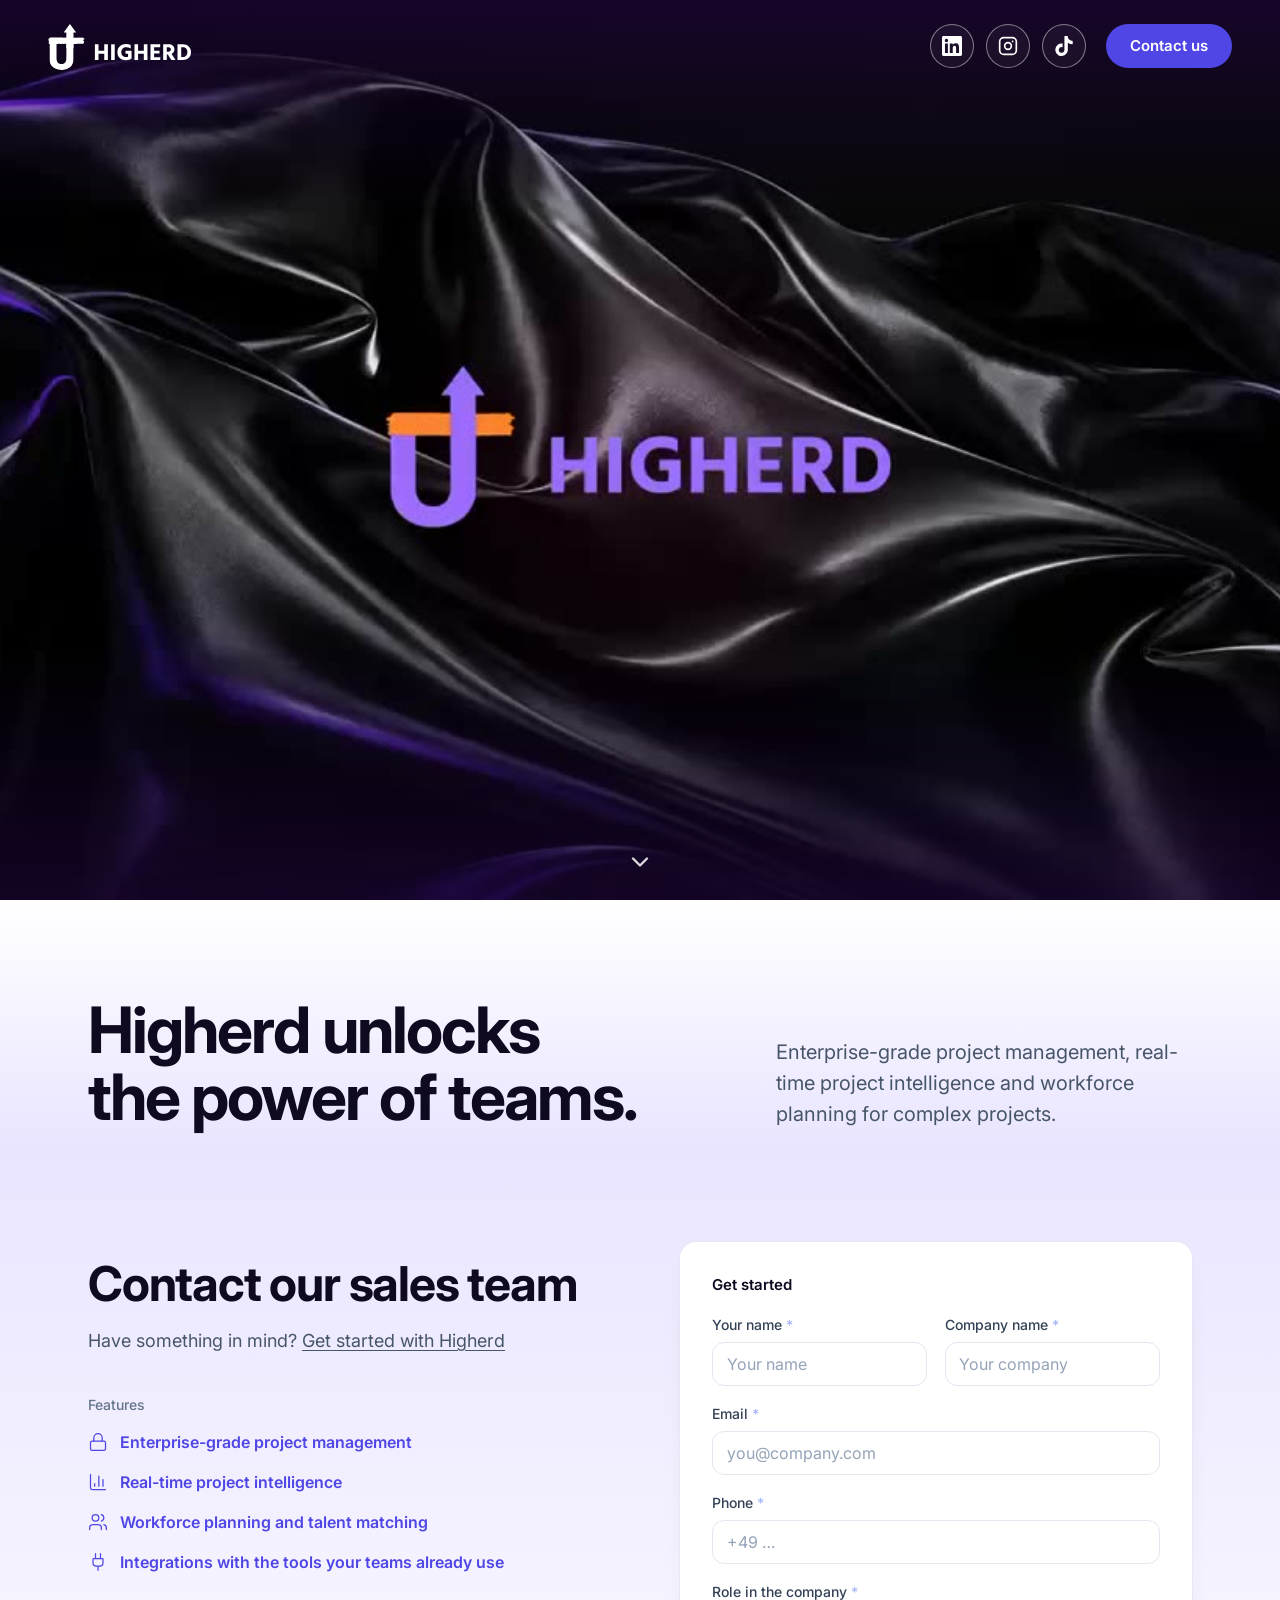
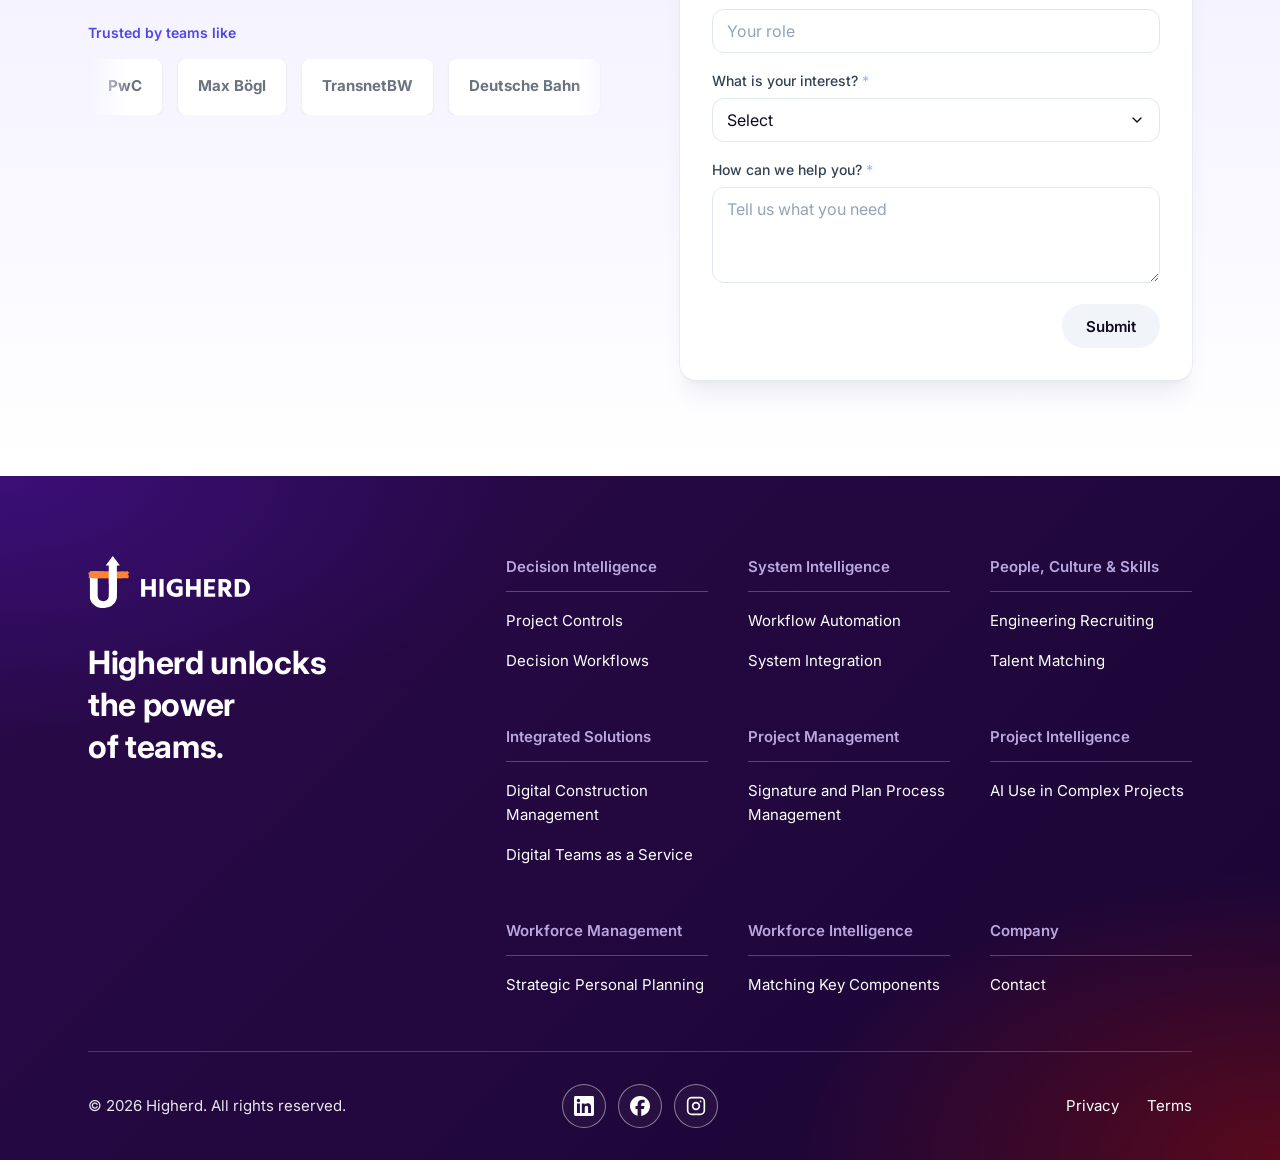
<file: index.html>
<!DOCTYPE html>
<html lang="en">
<head>
  <meta charset="UTF-8">
  <meta name="viewport" content="width=device-width, initial-scale=1">
  <title>Higherd – Unlocking the power of teams</title>
  <meta name="description" content="Higherd brings enterprise-grade project management, real-time project intelligence and workforce planning to complex construction projects.">
  <meta name="theme-color" content="#1A0533">

  <!-- Open Graph -->
  <meta property="og:type" content="website">
  <meta property="og:site_name" content="Higherd">
  <meta property="og:title" content="Higherd – Unlocking the power of teams">
  <meta property="og:description" content="Enterprise-grade project management, real-time project intelligence and workforce planning for complex projects.">
  <meta property="og:image" content="https://hi-gherd.com/assets/img/hero-poster.jpg">
  <meta property="og:url" content="https://hi-gherd.com/">
  <meta name="twitter:card" content="summary_large_image">

  <!-- Favicon -->
  <link rel="icon" href="assets/img/favicon.svg?v=8" type="image/svg+xml">

  <!-- Fonts -->
  <link rel="preconnect" href="https://fonts.googleapis.com">
  <link rel="preconnect" href="https://fonts.gstatic.com" crossorigin>
  <link href="https://fonts.googleapis.com/css2?family=Inter:wght@400;500;600;700&display=swap" rel="stylesheet">

  <link rel="stylesheet" href="css/style.css?v=9">
  <script src="js/main.js?v=10" defer></script>
</head>
<body>

  <!-- Icon sprite (referenced with <use>) -->
  <svg class="sprite" xmlns="http://www.w3.org/2000/svg" aria-hidden="true" focusable="false">
    <symbol id="icon-linkedin" viewBox="0 0 24 24">
      <path fill="currentColor" d="M20.45 20.45h-3.55v-5.57c0-1.33-.03-3.04-1.85-3.04-1.86 0-2.14 1.45-2.14 2.94v5.67H9.35V9h3.41v1.56h.05c.48-.9 1.64-1.85 3.37-1.85 3.6 0 4.27 2.37 4.27 5.46v6.28zM5.34 7.43a2.06 2.06 0 1 1 0-4.13 2.06 2.06 0 0 1 0 4.13zm1.78 13.02H3.56V9h3.56v11.45zM22.23 0H1.77C.79 0 0 .77 0 1.73v20.54C0 23.23.79 24 1.77 24h20.45c.98 0 1.78-.77 1.78-1.73V1.73C24 .77 23.2 0 22.22 0z"/>
    </symbol>
    <symbol id="icon-instagram" viewBox="0 0 24 24">
      <g fill="none" stroke="currentColor" stroke-width="2" stroke-linecap="round" stroke-linejoin="round">
        <rect x="2" y="2" width="20" height="20" rx="5"/>
        <circle cx="12" cy="12" r="4"/>
        <path d="M17.5 6.5h.01"/>
      </g>
    </symbol>
    <symbol id="icon-tiktok" viewBox="0 0 24 24">
      <path fill="currentColor" d="M12.53.02C13.84 0 15.14.01 16.44 0c.08 1.53.63 3.09 1.75 4.17 1.12 1.11 2.7 1.62 4.24 1.79v4.03a10.6 10.6 0 0 1-5.82-1.9c-.01 2.92.01 5.84-.02 8.75a7.6 7.6 0 0 1-1.35 3.94 7.47 7.47 0 0 1-5.91 3.21 7.3 7.3 0 0 1-4.08-1.03 7.53 7.53 0 0 1-3.65-5.71c-.02-.5-.03-1-.01-1.49a7.5 7.5 0 0 1 8.73-6.68c.02 1.48-.04 2.96-.04 4.44a3.43 3.43 0 0 0-4.38 2.12c-.21.51-.15 1.07-.14 1.61a3.2 3.2 0 0 0 3.5 2.87 3.3 3.3 0 0 0 2.77-1.61c.19-.33.4-.67.41-1.06.1-1.79.06-3.57.07-5.36.01-4.03-.01-8.05.02-12.07z"/>
    </symbol>
    <symbol id="icon-facebook" viewBox="0 0 24 24">
      <path fill="currentColor" d="M9.1 23.69v-7.98H6.63v-3.67H9.1v-1.58c0-4.09 1.85-5.98 5.86-5.98.4 0 .96.04 1.47.1.39.04.78.11 1.14.2v3.32l-.65-.03-.73-.01c-.71 0-1.26.1-1.68.31-.28.14-.52.36-.68.62-.26.42-.37 1-.37 1.75v1.3h3.92l-.39 2.1-.29 1.56H13.5v8.25C19.4 23.24 24 18.18 24 12.04c0-6.63-5.37-12-12-12S0 5.42 0 12.04c0 5.63 3.87 10.35 9.1 11.65z"/>
    </symbol>
    <symbol id="icon-lock" viewBox="0 0 24 24">
      <g fill="none" stroke="currentColor" stroke-width="1.5" stroke-linecap="round" stroke-linejoin="round">
        <rect width="18" height="11" x="3" y="11" rx="2"/>
        <path d="M7 11V7a5 5 0 0 1 10 0v4"/>
      </g>
    </symbol>
    <symbol id="icon-chart" viewBox="0 0 24 24">
      <path fill="none" stroke="currentColor" stroke-width="1.5" stroke-linecap="round" stroke-linejoin="round" d="M3 3v16a2 2 0 0 0 2 2h16M18 17V9M13 17V5M8 17v-3"/>
    </symbol>
    <symbol id="icon-users" viewBox="0 0 24 24">
      <g fill="none" stroke="currentColor" stroke-width="1.5" stroke-linecap="round" stroke-linejoin="round">
        <path d="M16 21v-2a4 4 0 0 0-4-4H6a4 4 0 0 0-4 4v2M16 3.13a4 4 0 0 1 0 7.74M22 21v-2a4 4 0 0 0-3-3.87"/>
        <circle cx="9" cy="7" r="4"/>
      </g>
    </symbol>
    <symbol id="icon-plug" viewBox="0 0 24 24">
      <path fill="none" stroke="currentColor" stroke-width="1.5" stroke-linecap="round" stroke-linejoin="round" d="M12 22v-5M15 8V2M9 8V2M17 8a1 1 0 0 1 1 1v4a4 4 0 0 1-4 4h-4a4 4 0 0 1-4-4V9a1 1 0 0 1 1-1z"/>
    </symbol>
    <symbol id="icon-check" viewBox="0 0 24 24">
      <path fill="none" stroke="currentColor" stroke-width="2" stroke-linecap="round" stroke-linejoin="round" d="M20 6 9 17l-5-5"/>
    </symbol>
    <symbol id="icon-chevron-down" viewBox="0 0 24 24">
      <path fill="none" stroke="currentColor" stroke-width="2" stroke-linecap="round" stroke-linejoin="round" d="m6 9 6 6 6-6"/>
    </symbol>
  </svg>

  <main>
    <!-- ============ HERO ============ -->
    <section class="hero" aria-label="Higherd brand video">
      <div class="hero__media" aria-hidden="true">
        <video class="hero__video" autoplay muted loop playsinline preload="metadata"
               poster="assets/img/hero-poster.jpg?v=9" tabindex="-1">
          <source src="assets/video/higherd-hero-mobile.mp4?v=9" type="video/mp4" media="(max-width: 768px)">
          <source src="assets/video/higherd-hero.mp4?v=9" type="video/mp4">
        </video>
        <div class="hero__overlay"></div>
      </div>

      <header class="hero__bar">
        <a class="logo" href="./" aria-label="Higherd home">
          <img src="assets/img/logo-white.svg?v=8" alt="Higherd" width="143" height="46">
        </a>
      </header>

      <nav class="hero__actions" aria-label="Social media and contact">
        <ul class="social">
          <li>
            <a class="social__link" href="https://www.linkedin.com/company/82263184/" target="_blank" rel="noopener noreferrer" aria-label="Higherd on LinkedIn (opens in a new tab)">
              <svg aria-hidden="true" focusable="false"><use href="#icon-linkedin"/></svg>
            </a>
          </li>
          <li>
            <a class="social__link" href="https://www.instagram.com/higherd_solutions/" target="_blank" rel="noopener noreferrer" aria-label="Higherd on Instagram (opens in a new tab)">
              <svg aria-hidden="true" focusable="false"><use href="#icon-instagram"/></svg>
            </a>
          </li>
          <li>
            <a class="social__link" href="https://www.tiktok.com/@higherd_solutions" target="_blank" rel="noopener noreferrer" aria-label="Higherd on TikTok (opens in a new tab)">
              <svg aria-hidden="true" focusable="false"><use href="#icon-tiktok"/></svg>
            </a>
          </li>
        </ul>
        <a class="btn btn--primary" href="#contact">Contact us</a>
      </nav>

      <a class="hero__scroll" href="#intro" aria-label="Scroll down">
        <svg aria-hidden="true" focusable="false"><use href="#icon-chevron-down"/></svg>
      </a>
    </section>

    <!-- ============ INTRO ============ -->
    <section class="intro" id="intro" aria-labelledby="intro-title">
      <div class="intro__inner">
        <h1 id="intro-title" class="intro__title">Higherd unlocks the power of&nbsp;teams.</h1>
        <p class="intro__subline">Enterprise-grade project management, real-time project intelligence and workforce planning for complex projects.</p>
      </div>
    </section>

    <!-- ============ CONTACT ============ -->
    <section class="contact" id="contact" aria-labelledby="contact-title">
      <div class="contact__inner">
        <div class="contact__intro">
          <h2 id="contact-title" class="contact__title">Contact our sales team</h2>
          <p class="contact__lead">Have something in mind? <a href="#field-name">Get started with Higherd</a></p>

          <h3 class="contact__label">Features</h3>
          <ul class="features">
            <li><svg aria-hidden="true" focusable="false"><use href="#icon-lock"/></svg>Enterprise-grade project management</li>
            <li><svg aria-hidden="true" focusable="false"><use href="#icon-chart"/></svg>Real-time project intelligence</li>
            <li><svg aria-hidden="true" focusable="false"><use href="#icon-users"/></svg>Workforce planning and talent matching</li>
            <li><svg aria-hidden="true" focusable="false"><use href="#icon-plug"/></svg>Integrations with the tools your teams already use</li>
          </ul>

          <h3 class="contact__label contact__label--accent">Trusted by teams like</h3>
          <!-- TODO: replace the text chips with the real client logo files (e.g. <img src="assets/img/clients/db.svg" alt="Deutsche Bahn">) -->
          <div class="clients">
            <ul class="clients__track">
              <li>PwC</li>
              <li>Max Bögl</li>
              <li>TransnetBW</li>
              <li>Deutsche Bahn</li>
              <li>Alstom</li>
              <li>BEW</li>
              <li>Die Autobahn</li>
              <li>Hays</li>
            </ul>
            <!-- Duplicate for the seamless scrolling loop; hidden from screen readers -->
            <ul class="clients__track" aria-hidden="true">
              <li>PwC</li>
              <li>Max Bögl</li>
              <li>TransnetBW</li>
              <li>Deutsche Bahn</li>
              <li>Alstom</li>
              <li>BEW</li>
              <li>Die Autobahn</li>
              <li>Hays</li>
            </ul>
          </div>
        </div>

        <div class="contact__card">
          <!-- Submissions go to the Power Automate flow that creates leads in Dataverse (see js/main.js) -->
          <form class="form" id="contact-form" action="https://385ea8a6ffffe512ac85c80a4fae45.57.environment.api.powerplatform.com:443/powerautomate/automations/direct/cu/14/workflows/dfe2e9429ea7454392817fc9f128d90c/triggers/manual/paths/invoke?api-version=1&amp;sp=%2Ftriggers%2Fmanual%2Frun&amp;sv=1.0&amp;sig=K-pAIfadAdv733SdRgJgaCPsrMUJVd6QAwv980paERw" method="POST" novalidate>
            <p class="form__title">Get started</p>

            <div class="form__row">
              <div class="field">
                <label for="field-name">Your name <span class="req" aria-hidden="true">*</span></label>
                <input id="field-name" name="name" type="text" placeholder="Your name" autocomplete="name" required>
                <p class="field__error" id="field-name-error"></p>
              </div>
              <div class="field">
                <label for="field-company">Company name <span class="req" aria-hidden="true">*</span></label>
                <input id="field-company" name="company" type="text" placeholder="Your company" autocomplete="organization" required>
                <p class="field__error" id="field-company-error"></p>
              </div>
            </div>

            <div class="field">
              <label for="field-email">Email <span class="req" aria-hidden="true">*</span></label>
              <input id="field-email" name="email" type="email" placeholder="you@company.com" autocomplete="email" required>
              <p class="field__error" id="field-email-error"></p>
            </div>

            <div class="field">
              <label for="field-phone">Phone <span class="req" aria-hidden="true">*</span></label>
              <input id="field-phone" name="phone" type="tel" placeholder="+49 …" autocomplete="tel" required>
              <p class="field__error" id="field-phone-error"></p>
            </div>

            <div class="field">
              <label for="field-role">Role in the company <span class="req" aria-hidden="true">*</span></label>
              <input id="field-role" name="role" type="text" placeholder="Your role" autocomplete="organization-title" required>
              <p class="field__error" id="field-role-error"></p>
            </div>

            <div class="field">
              <label for="field-interest">What is your interest? <span class="req" aria-hidden="true">*</span></label>
              <select id="field-interest" name="requestType" required>
                <option value="">Select</option>
                <option>Project Management</option>
                <option>Project Intelligence</option>
                <option>Workforce Management</option>
                <option>Workforce Intelligence</option>
                <option>Not sure yet</option>
              </select>
              <p class="field__error" id="field-interest-error"></p>
            </div>

            <div class="field">
              <label for="field-message">How can we help you? <span class="req" aria-hidden="true">*</span></label>
              <textarea id="field-message" name="message" rows="3" placeholder="Tell us what you need" required></textarea>
              <p class="field__error" id="field-message-error"></p>
            </div>

            <p class="form__status" role="status" aria-live="polite"></p>

            <div class="form__actions">
              <button class="btn btn--light" type="submit">Submit</button>
            </div>
          </form>

          <div class="form__success" hidden tabindex="-1">
            <span class="form__success-icon"><svg aria-hidden="true" focusable="false"><use href="#icon-check"/></svg></span>
            <p class="form__success-title">Thank you!</p>
            <p>We've received your message and will get back to you shortly.</p>
          </div>
        </div>
      </div>
    </section>
  </main>

  <!-- ============ FOOTER ============ -->
  <footer class="footer" id="site-footer">
    <div class="footer__inner">
      <div class="footer__top">
        <div class="footer__brand">
          <a class="logo" href="./" aria-label="Higherd home">
            <img src="assets/img/logo-white-accent.svg?v=8" alt="Higherd" width="162" height="52" loading="lazy">
          </a>
          <p class="footer__tagline">Higherd unlocks<br>the power<br>of teams.</p>
        </div>

        <nav class="footer__groups" aria-label="Footer">
          <div class="footer__group">
            <h2 class="footer__heading">Decision Intelligence</h2>
            <ul class="footer__links">
              <li><a href="#">Project Controls</a></li><!-- TODO: add URL -->
              <li><a href="#">Decision Workflows</a></li><!-- TODO: add URL -->
            </ul>
          </div>
          <div class="footer__group">
            <h2 class="footer__heading">System Intelligence</h2>
            <ul class="footer__links">
              <li><a href="#">Workflow Automation</a></li><!-- TODO: add URL -->
              <li><a href="#">System Integration</a></li><!-- TODO: add URL -->
            </ul>
          </div>
          <div class="footer__group">
            <h2 class="footer__heading">People, Culture &amp; Skills</h2>
            <ul class="footer__links">
              <li><a href="#">Engineering Recruiting</a></li><!-- TODO: add URL -->
              <li><a href="#">Talent Matching</a></li><!-- TODO: add URL -->
            </ul>
          </div>

          <div class="footer__group">
            <h2 class="footer__heading">Integrated Solutions</h2>
            <ul class="footer__links">
              <li><a href="#">Digital Construction Management</a></li><!-- TODO: add URL -->
              <li><a href="#">Digital Teams as a Service</a></li><!-- TODO: add URL -->
            </ul>
          </div>
          <div class="footer__group">
            <h2 class="footer__heading">Project Management</h2>
            <ul class="footer__links">
              <li><a href="#">Signature and Plan Process Management</a></li><!-- TODO: add URL -->
            </ul>
          </div>
          <div class="footer__group">
            <h2 class="footer__heading">Project Intelligence</h2>
            <ul class="footer__links">
              <li><a href="#">AI Use in Complex Projects</a></li><!-- TODO: add URL -->
            </ul>
          </div>

          <div class="footer__group">
            <h2 class="footer__heading">Workforce Management</h2>
            <ul class="footer__links">
              <li><a href="#">Strategic Personal Planning</a></li><!-- TODO: add URL -->
            </ul>
          </div>
          <div class="footer__group">
            <h2 class="footer__heading">Workforce Intelligence</h2>
            <ul class="footer__links">
              <li><a href="#">Matching Key Components</a></li><!-- TODO: add URL -->
            </ul>
          </div>
          <div class="footer__group">
            <h2 class="footer__heading">Company</h2>
            <ul class="footer__links">
              <li><a href="#contact">Contact</a></li>
            </ul>
          </div>
        </nav>
      </div>

      <div class="footer__bottom">
        <p class="footer__copy">&copy; <span id="year">2026</span> Higherd. All rights reserved.</p>

        <ul class="social">
          <li>
            <a class="social__link" href="https://www.linkedin.com/company/82263184/" target="_blank" rel="noopener noreferrer" aria-label="Higherd on LinkedIn (opens in a new tab)">
              <svg aria-hidden="true" focusable="false"><use href="#icon-linkedin"/></svg>
            </a>
          </li>
          <li>
            <a class="social__link" href="https://www.facebook.com/p/Higherd-Solutions-100089678569215/" target="_blank" rel="noopener noreferrer" aria-label="Higherd on Facebook (opens in a new tab)">
              <svg aria-hidden="true" focusable="false"><use href="#icon-facebook"/></svg>
            </a>
          </li>
          <li>
            <a class="social__link" href="https://www.instagram.com/higherd_solutions/" target="_blank" rel="noopener noreferrer" aria-label="Higherd on Instagram (opens in a new tab)">
              <svg aria-hidden="true" focusable="false"><use href="#icon-instagram"/></svg>
            </a>
          </li>
        </ul>

        <ul class="footer__legal">
          <li><a href="#">Privacy</a></li><!-- TODO: add URL -->
          <li><a href="#">Terms</a></li><!-- TODO: add URL -->
        </ul>
      </div>
    </div>
  </footer>

</body>
</html>
</file>
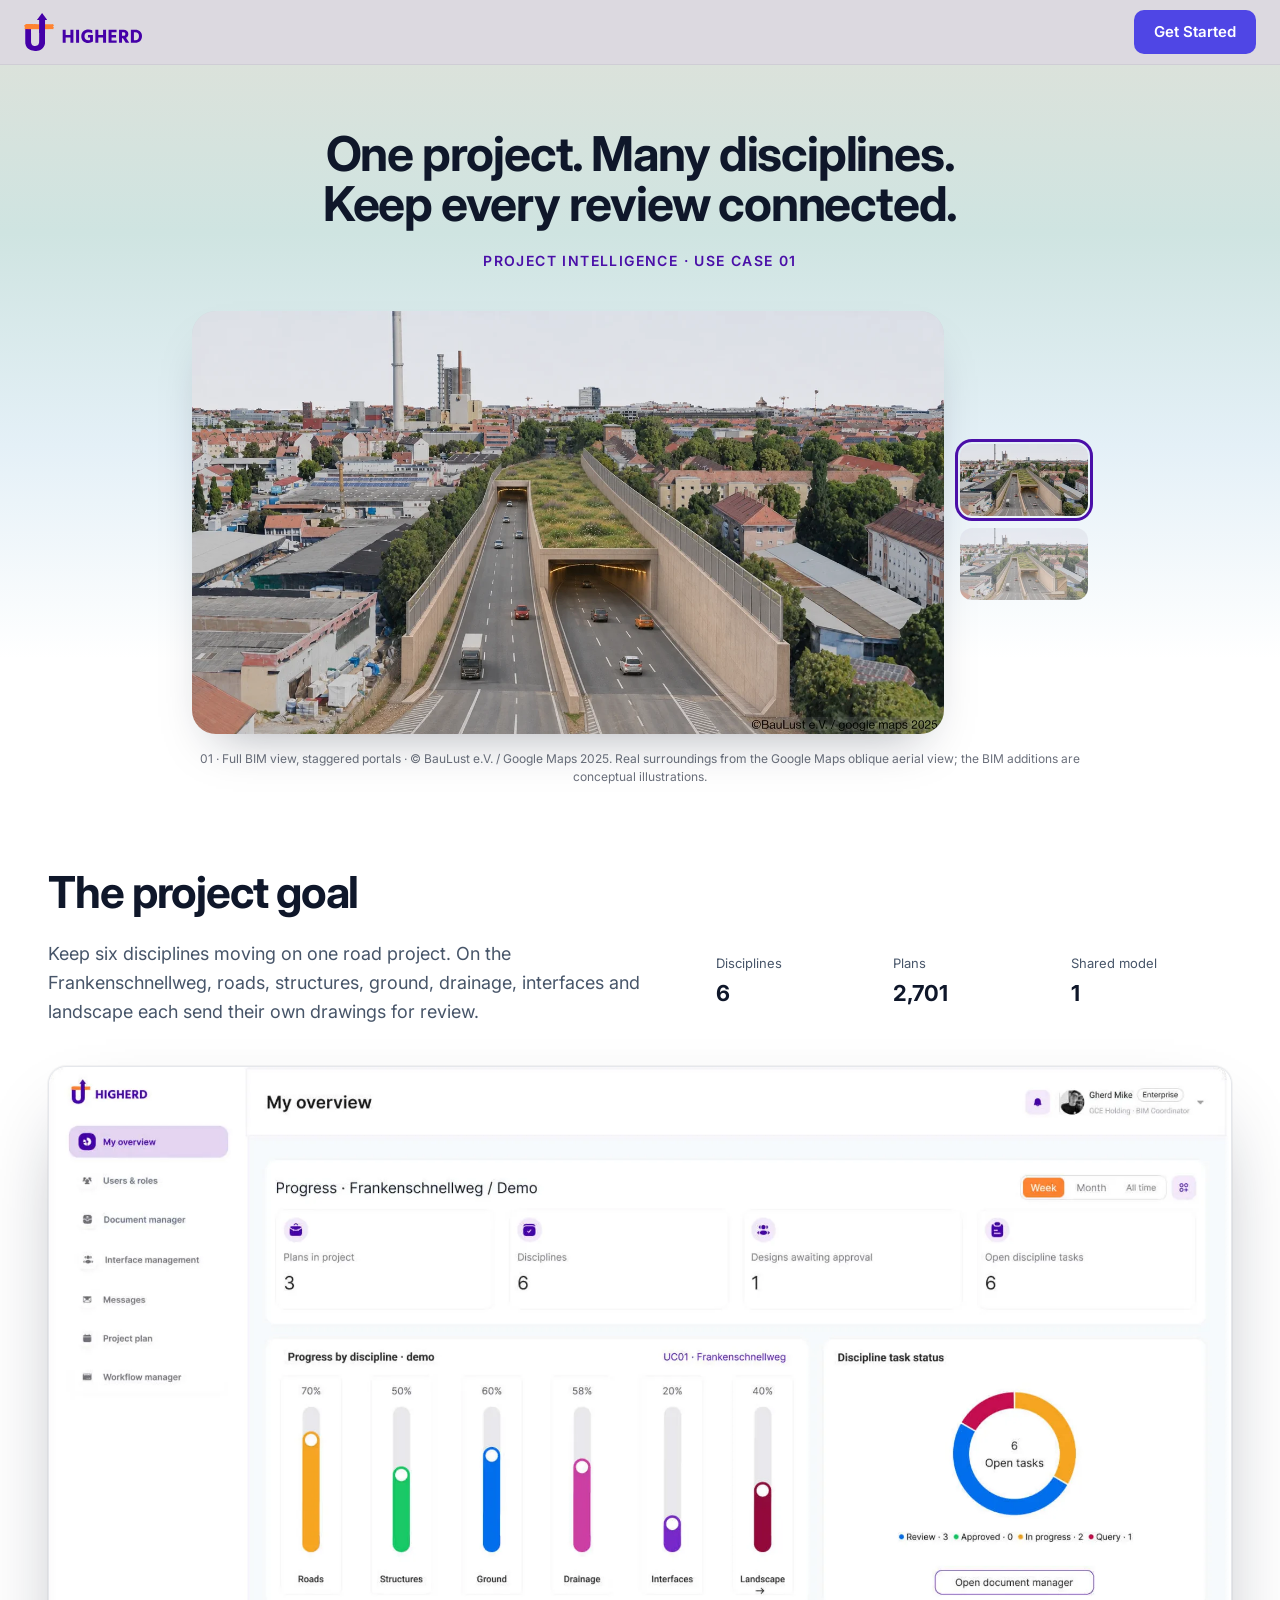
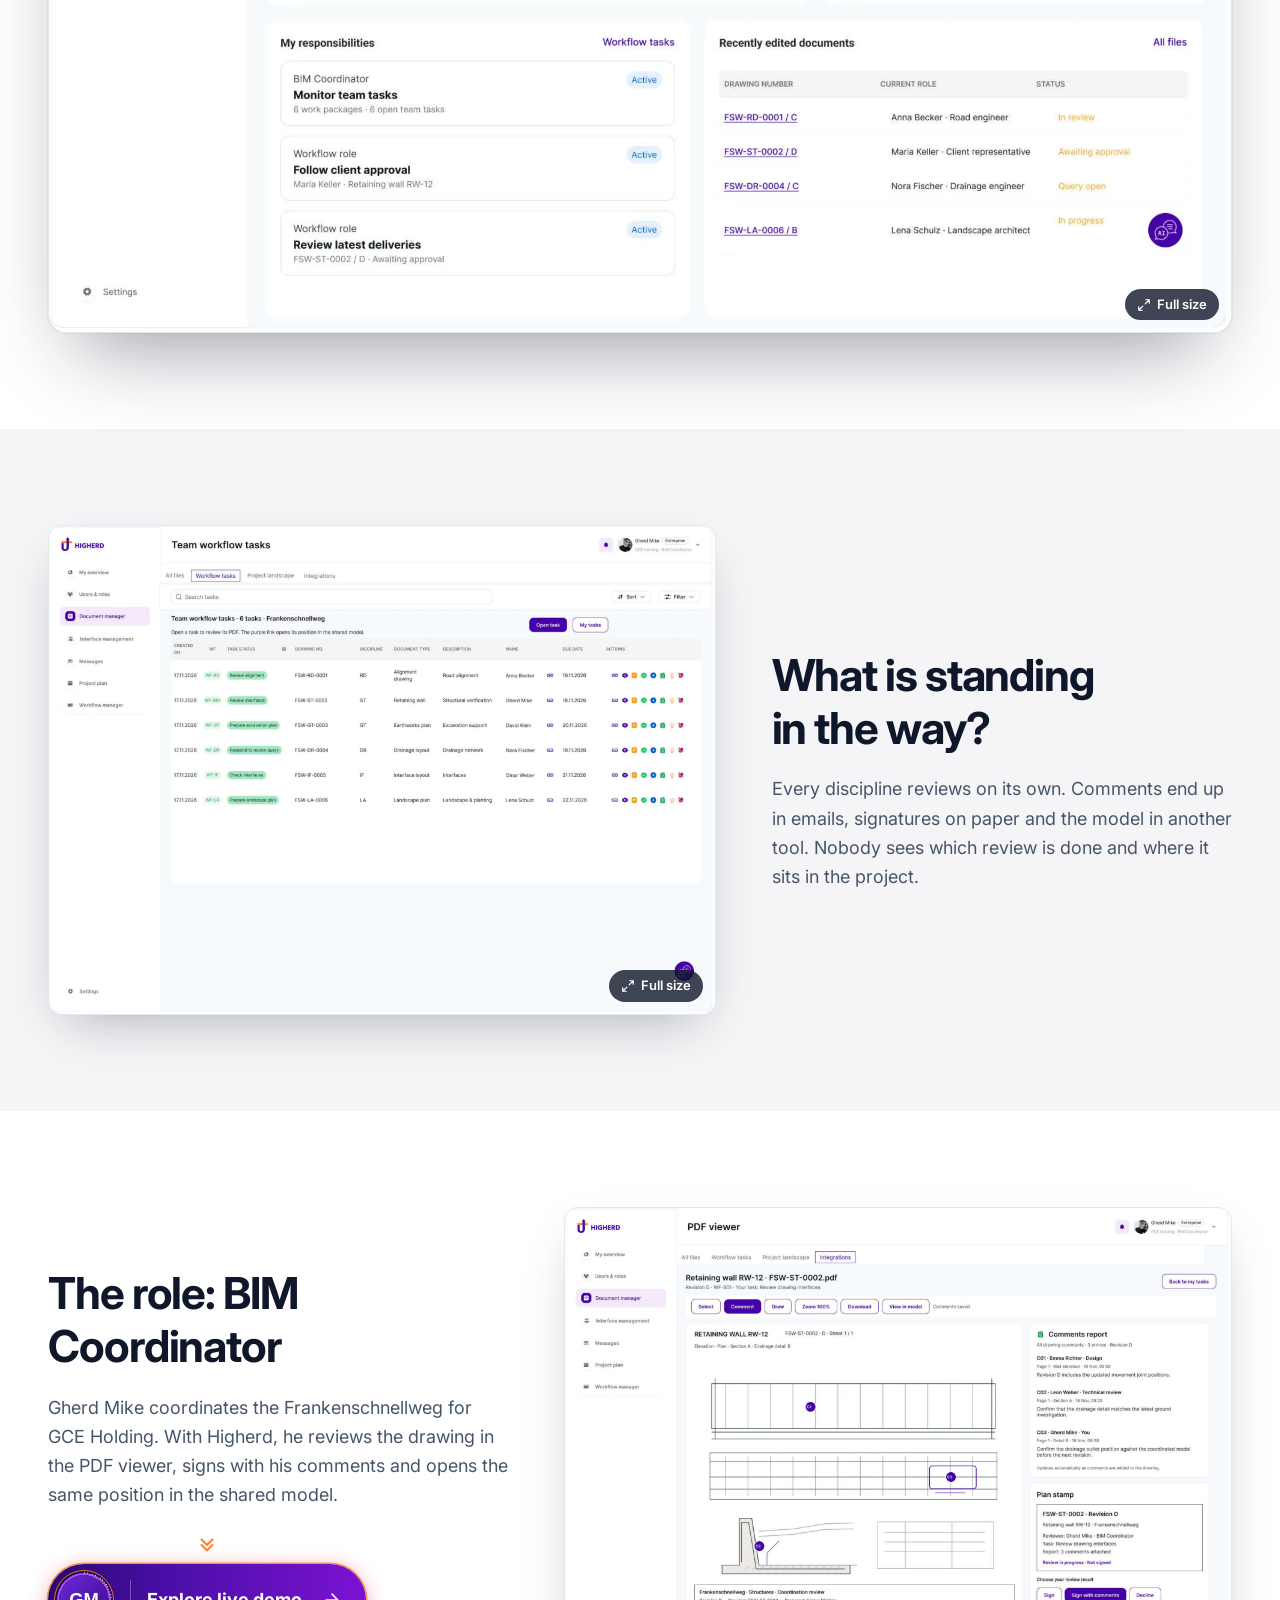
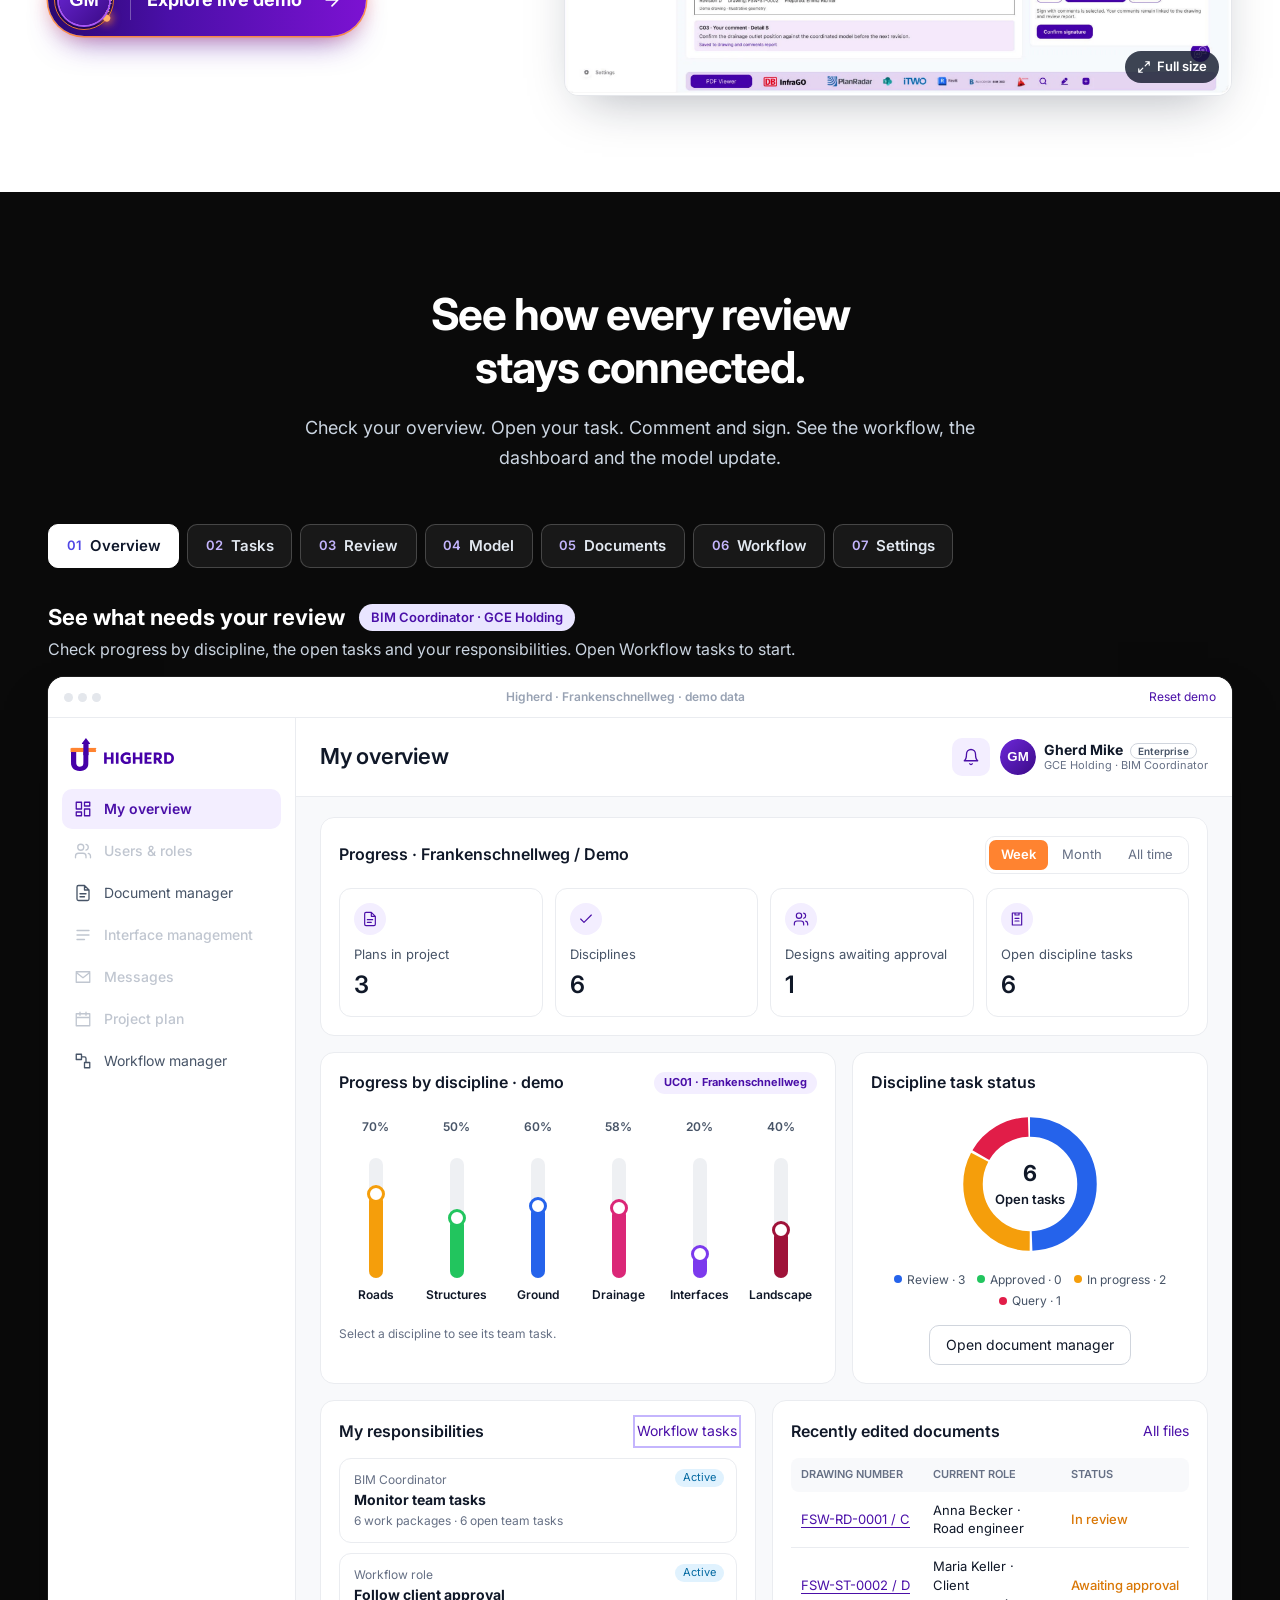
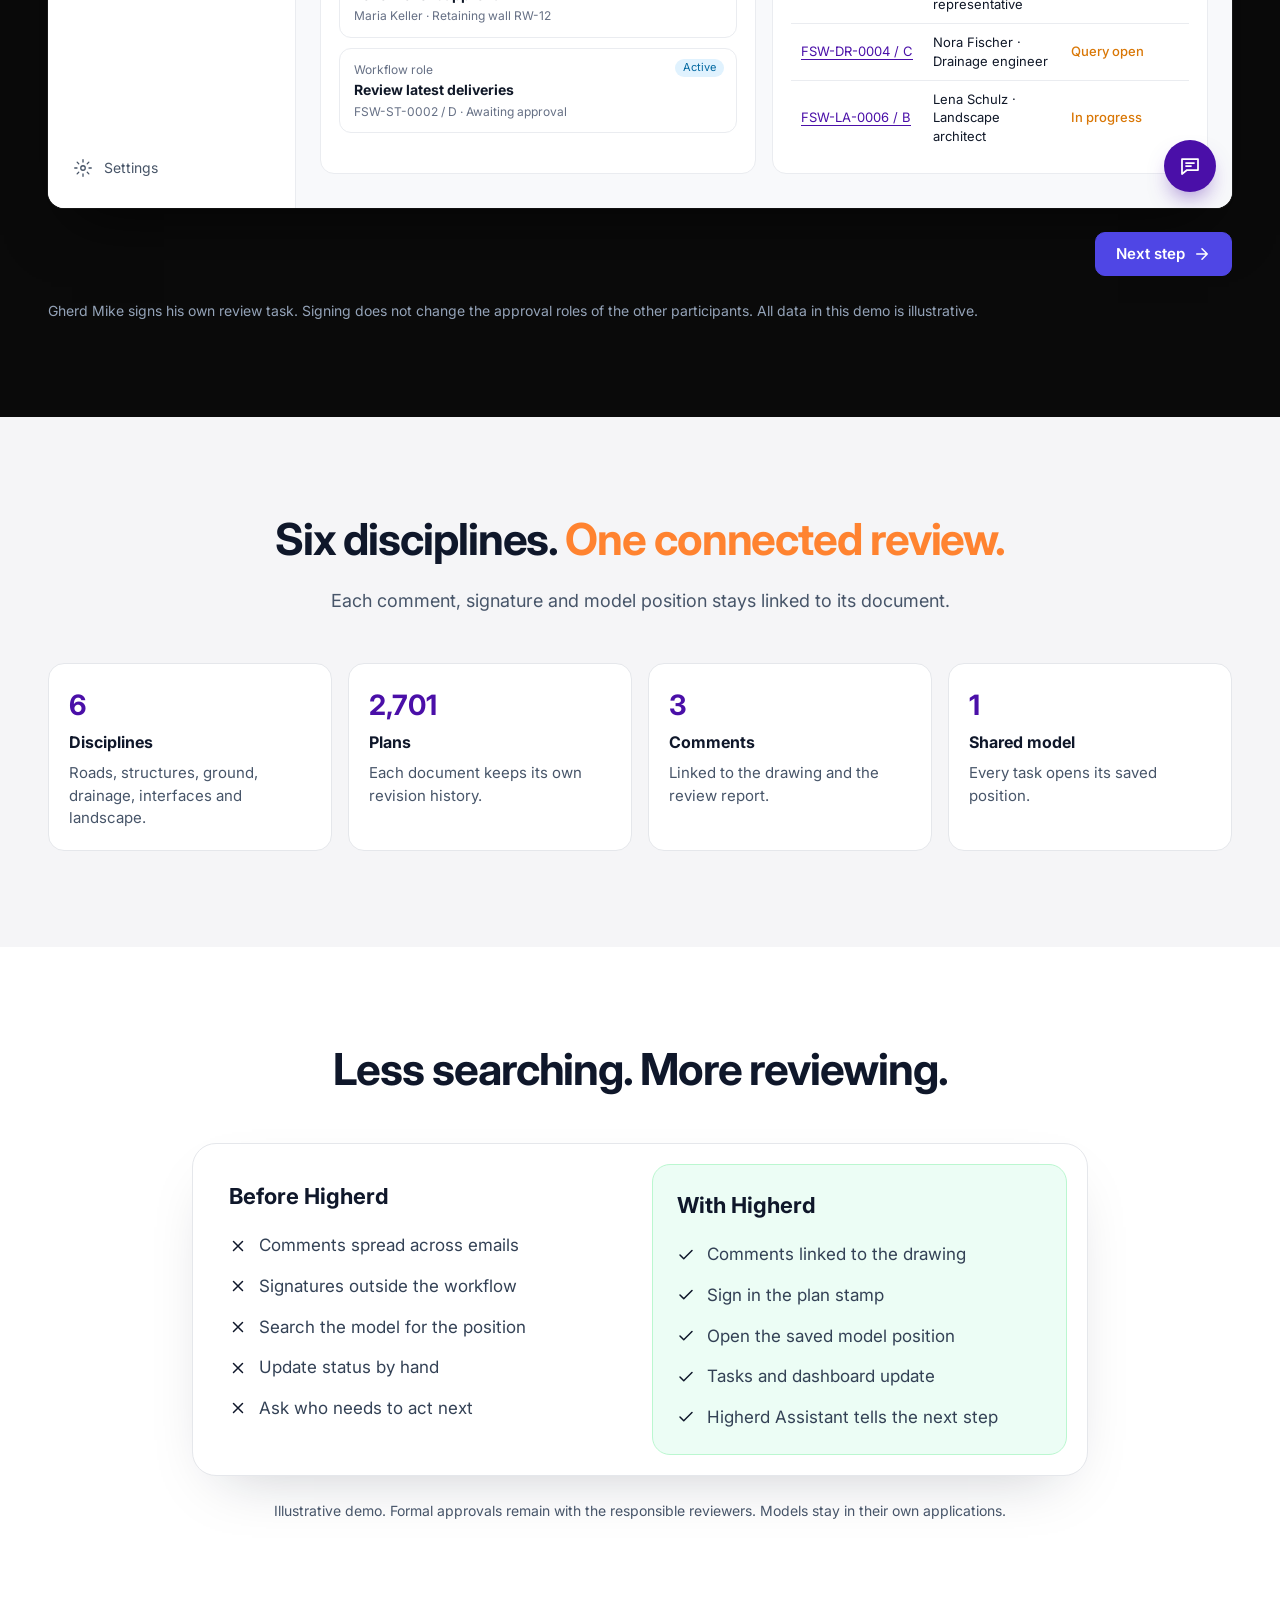
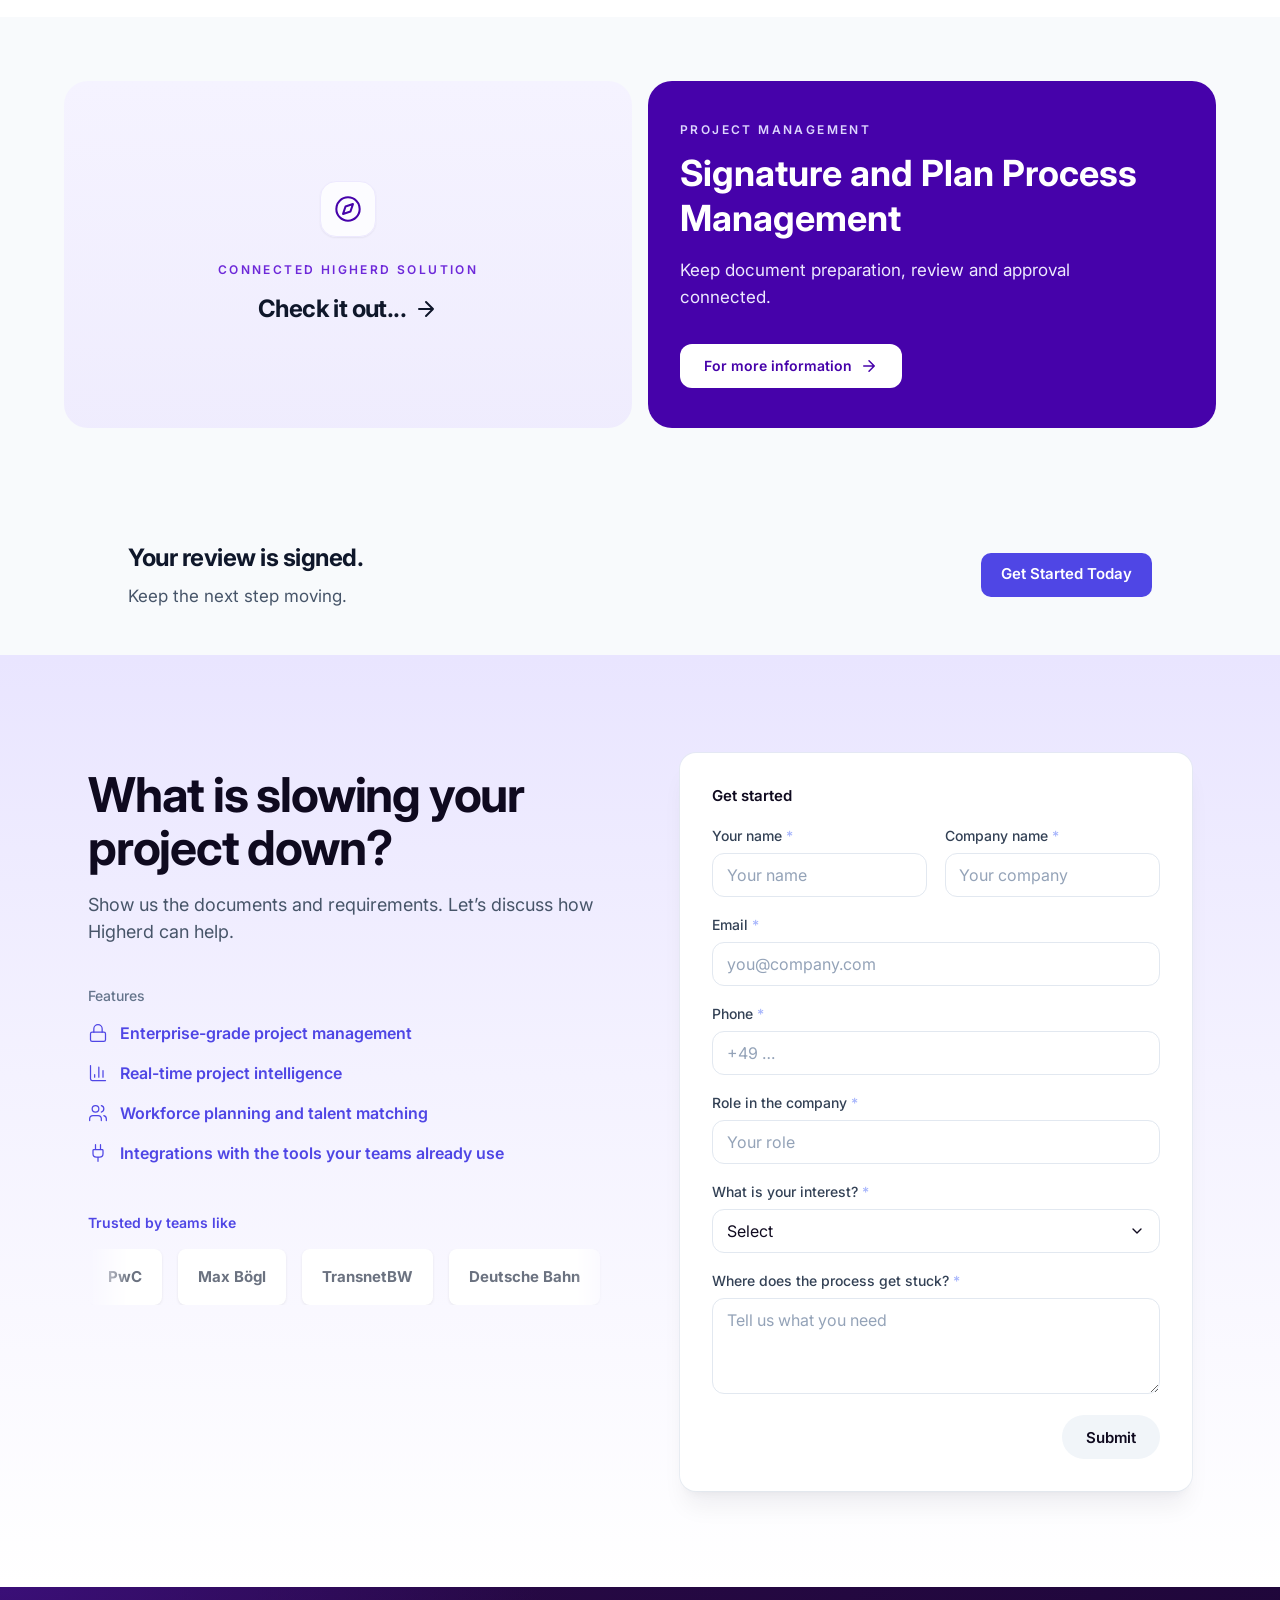
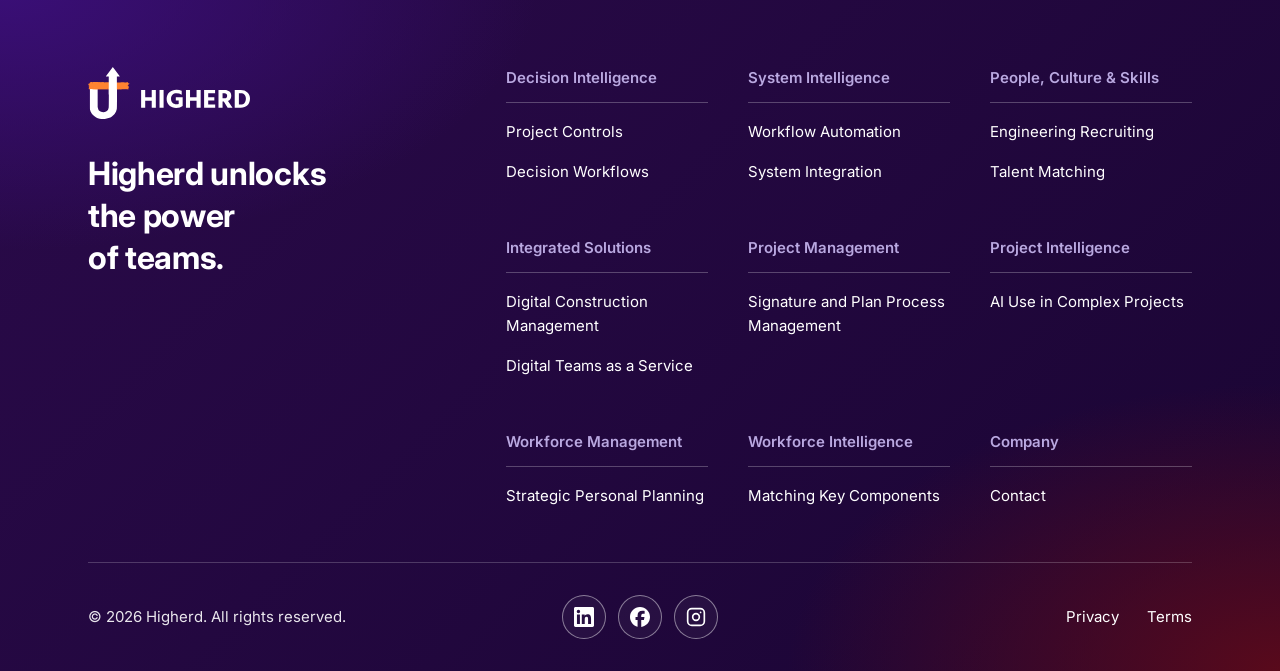
<file: pi-demo-2026-UC01/index.html>
<!DOCTYPE html>
<html lang="en">
<head>
  <meta charset="UTF-8">
  <meta name="viewport" content="width=device-width, initial-scale=1">
  <title>UC01 Project Intelligence · Frankenschnellweg – Higherd</title>
  <meta name="description" content="Higherd use case 01: six disciplines on the Frankenschnellweg, one shared model. Review a drawing, comment, sign and keep every review connected to the workflow.">
  <meta name="theme-color" content="#1A0533">
  <meta name="robots" content="noindex">

  <!-- Open Graph -->
  <meta property="og:type" content="website">
  <meta property="og:site_name" content="Higherd">
  <meta property="og:title" content="UC01 – One project. Many disciplines. Keep every review connected.">
  <meta property="og:description" content="Review the drawing, comment, sign and see the workflow, dashboard and shared model update.">
  <meta property="og:image" content="https://hi-gherd.com/assets/img/uc01/05-pdf-viewer-review.webp">
  <meta property="og:url" content="https://hi-gherd.com/pi-demo-2026-UC01/">
  <meta name="twitter:card" content="summary_large_image">

  <!-- Favicon -->
  <link rel="icon" href="/assets/img/favicon.svg?v=8" type="image/svg+xml">

  <!-- Fonts -->
  <link rel="preconnect" href="https://fonts.googleapis.com">
  <link rel="preconnect" href="https://fonts.gstatic.com" crossorigin>
  <link href="https://fonts.googleapis.com/css2?family=Inter:wght@400;500;600;700&display=swap" rel="stylesheet">

  <link rel="stylesheet" href="/css/style.css?v=11">
  <link rel="stylesheet" href="/css/uc06.css?v=14">
  <link rel="stylesheet" href="/css/uc05.css?v=13">
  <link rel="stylesheet" href="/css/uc06-demo.css?v=10">
  <link rel="stylesheet" href="/css/uc05-demo.css?v=6">
  <link rel="stylesheet" href="/css/uc01.css?v=1">
  <link rel="stylesheet" href="/css/uc01-demo.css?v=1">
  <script src="/js/main.js?v=10" defer></script>
  <script src="/js/uc01.js?v=1" defer></script>
  <script src="/js/uc06.js?v=3" defer></script>
  <script src="/js/uc01-demo.js?v=1" defer></script>
</head>
<body class="uc">

  <!-- Icon sprite (referenced with <use>) -->
  <svg class="sprite" xmlns="http://www.w3.org/2000/svg" aria-hidden="true" focusable="false">
    <symbol id="icon-linkedin" viewBox="0 0 24 24">
      <path fill="currentColor" d="M20.45 20.45h-3.55v-5.57c0-1.33-.03-3.04-1.85-3.04-1.86 0-2.14 1.45-2.14 2.94v5.67H9.35V9h3.41v1.56h.05c.48-.9 1.64-1.85 3.37-1.85 3.6 0 4.27 2.37 4.27 5.46v6.28zM5.34 7.43a2.06 2.06 0 1 1 0-4.13 2.06 2.06 0 0 1 0 4.13zm1.78 13.02H3.56V9h3.56v11.45zM22.23 0H1.77C.79 0 0 .77 0 1.73v20.54C0 23.23.79 24 1.77 24h20.45c.98 0 1.78-.77 1.78-1.73V1.73C24 .77 23.2 0 22.22 0z"/>
    </symbol>
    <symbol id="icon-instagram" viewBox="0 0 24 24">
      <g fill="none" stroke="currentColor" stroke-width="2" stroke-linecap="round" stroke-linejoin="round">
        <rect x="2" y="2" width="20" height="20" rx="5"/>
        <circle cx="12" cy="12" r="4"/>
        <path d="M17.5 6.5h.01"/>
      </g>
    </symbol>
    <symbol id="icon-tiktok" viewBox="0 0 24 24">
      <path fill="currentColor" d="M12.53.02C13.84 0 15.14.01 16.44 0c.08 1.53.63 3.09 1.75 4.17 1.12 1.11 2.7 1.62 4.24 1.79v4.03a10.6 10.6 0 0 1-5.82-1.9c-.01 2.92.01 5.84-.02 8.75a7.6 7.6 0 0 1-1.35 3.94 7.47 7.47 0 0 1-5.91 3.21 7.3 7.3 0 0 1-4.08-1.03 7.53 7.53 0 0 1-3.65-5.71c-.02-.5-.03-1-.01-1.49a7.5 7.5 0 0 1 8.73-6.68c.02 1.48-.04 2.96-.04 4.44a3.43 3.43 0 0 0-4.38 2.12c-.21.51-.15 1.07-.14 1.61a3.2 3.2 0 0 0 3.5 2.87 3.3 3.3 0 0 0 2.77-1.61c.19-.33.4-.67.41-1.06.1-1.79.06-3.57.07-5.36.01-4.03-.01-8.05.02-12.07z"/>
    </symbol>
    <symbol id="icon-facebook" viewBox="0 0 24 24">
      <path fill="currentColor" d="M9.1 23.69v-7.98H6.63v-3.67H9.1v-1.58c0-4.09 1.85-5.98 5.86-5.98.4 0 .96.04 1.47.1.39.04.78.11 1.14.2v3.32l-.65-.03-.73-.01c-.71 0-1.26.1-1.68.31-.28.14-.52.36-.68.62-.26.42-.37 1-.37 1.75v1.3h3.92l-.39 2.1-.29 1.56H13.5v8.25C19.4 23.24 24 18.18 24 12.04c0-6.63-5.37-12-12-12S0 5.42 0 12.04c0 5.63 3.87 10.35 9.1 11.65z"/>
    </symbol>
    <symbol id="icon-lock" viewBox="0 0 24 24">
      <g fill="none" stroke="currentColor" stroke-width="1.5" stroke-linecap="round" stroke-linejoin="round">
        <rect width="18" height="11" x="3" y="11" rx="2"/>
        <path d="M7 11V7a5 5 0 0 1 10 0v4"/>
      </g>
    </symbol>
    <symbol id="icon-chart" viewBox="0 0 24 24">
      <path fill="none" stroke="currentColor" stroke-width="1.5" stroke-linecap="round" stroke-linejoin="round" d="M3 3v16a2 2 0 0 0 2 2h16M18 17V9M13 17V5M8 17v-3"/>
    </symbol>
    <symbol id="icon-users" viewBox="0 0 24 24">
      <g fill="none" stroke="currentColor" stroke-width="1.5" stroke-linecap="round" stroke-linejoin="round">
        <path d="M16 21v-2a4 4 0 0 0-4-4H6a4 4 0 0 0-4 4v2M16 3.13a4 4 0 0 1 0 7.74M22 21v-2a4 4 0 0 0-3-3.87"/>
        <circle cx="9" cy="7" r="4"/>
      </g>
    </symbol>
    <symbol id="icon-plug" viewBox="0 0 24 24">
      <path fill="none" stroke="currentColor" stroke-width="1.5" stroke-linecap="round" stroke-linejoin="round" d="M12 22v-5M15 8V2M9 8V2M17 8a1 1 0 0 1 1 1v4a4 4 0 0 1-4 4h-4a4 4 0 0 1-4-4V9a1 1 0 0 1 1-1z"/>
    </symbol>
    <symbol id="icon-check" viewBox="0 0 24 24">
      <path fill="none" stroke="currentColor" stroke-width="2" stroke-linecap="round" stroke-linejoin="round" d="M20 6 9 17l-5-5"/>
    </symbol>
    <symbol id="icon-x" viewBox="0 0 24 24">
      <path fill="none" stroke="currentColor" stroke-width="2" stroke-linecap="round" stroke-linejoin="round" d="M18 6 6 18M6 6l12 12"/>
    </symbol>
    <symbol id="icon-target" viewBox="0 0 24 24">
      <g fill="none" stroke="currentColor" stroke-width="1.5"><circle cx="12" cy="12" r="10"/><circle cx="12" cy="12" r="6"/><circle cx="12" cy="12" r="2"/></g>
    </symbol>
    <symbol id="icon-compass" viewBox="0 0 24 24">
      <g fill="none" stroke="currentColor" stroke-width="1.75" stroke-linecap="round" stroke-linejoin="round"><circle cx="12" cy="12" r="10"/><path d="m16.24 7.76-2.12 6.36-6.36 2.12 2.12-6.36z"/></g>
    </symbol>
    <symbol id="icon-arrow-left" viewBox="0 0 24 24">
      <path fill="none" stroke="currentColor" stroke-width="2" stroke-linecap="round" stroke-linejoin="round" d="M19 12H5M12 19l-7-7 7-7"/>
    </symbol>
    <symbol id="icon-arrow-right" viewBox="0 0 24 24">
      <path fill="none" stroke="currentColor" stroke-width="2" stroke-linecap="round" stroke-linejoin="round" d="M5 12h14M12 5l7 7-7 7"/>
    </symbol>
    <symbol id="icon-expand" viewBox="0 0 24 24">
      <path fill="none" stroke="currentColor" stroke-width="2" stroke-linecap="round" stroke-linejoin="round" d="M15 3h6v6M9 21H3v-6M21 3l-7 7M3 21l7-7"/>
    </symbol>
    <symbol id="icon-restart" viewBox="0 0 24 24">
      <path fill="none" stroke="currentColor" stroke-width="2" stroke-linecap="round" stroke-linejoin="round" d="M3 12a9 9 0 1 0 3-6.7L3 8M3 3v5h5"/>
    </symbol>
  </svg>

  <!-- ============ TOP BAR ============ -->
  <header class="uc-bar">
    <div class="uc-bar__inner">
      <a class="logo" href="/pi-demo-2026-UC01/" aria-label="Higherd home">
        <img src="/assets/img/logo.svg?v=8" alt="Higherd" width="143" height="46">
      </a>
      <a class="uc-btn" href="#contact">Get Started</a>
    </div>
  </header>

  <main>
    <!-- ============ HERO ============ -->
    <section class="uc-hero uc-hero--gallery" aria-labelledby="uc-title">
      <h1 id="uc-title" class="uc-hero__title">One project. Many disciplines. Keep every review connected.</h1>
      <p class="uc-hero__tag">Project Intelligence · Use case 01</p>
      <!-- Two project images only: 01 main BIM view (selected first), 02 retaining wall cutaway.
           Source originals are in UC01/99_Sources; do not use the 90_Archive versions. -->
      <div class="uc-gallery uc1-gallery" data-gallery>
        <figure class="uc-gallery__stage">
          <img data-gallery-main src="/assets/img/uc01/hero/uc01-01-main-staggered-portals-bim.webp?v=2" alt="Frankenschnellweg in Nuremberg from above: the road runs into two staggered tunnel portals under a green roof, between retaining walls with noise barriers" width="1400" height="788" decoding="async" fetchpriority="high">
        </figure>
        <div class="uc-gallery__thumbs" role="group" aria-label="Project images">
          <button type="button" class="uc-gallery__thumb" data-src="/assets/img/uc01/hero/uc01-01-main-staggered-portals-bim.webp?v=2" data-w="1400" data-h="788" data-alt="Frankenschnellweg in Nuremberg from above: the road runs into two staggered tunnel portals under a green roof, between retaining walls with noise barriers" data-credit="01 · Full BIM view, staggered portals" aria-pressed="true" aria-label="Show image: Full BIM view">
            <img src="/assets/img/uc01/hero/uc01-01-main-staggered-portals-bim-thumb.webp?v=2" alt="" width="240" height="135" decoding="async">
          </button>
          <button type="button" class="uc-gallery__thumb" data-src="/assets/img/uc01/hero/uc01-02-cutaway-retaining-wall-bim.webp?v=2" data-w="1400" data-h="788" data-alt="The same view of the Frankenschnellweg with a cutaway of the right retaining wall: L-shaped foundation, drainage pipe and backfill" data-credit="02 · Cutaway, retaining wall" aria-pressed="false" aria-label="Show image: Retaining wall cutaway">
            <img src="/assets/img/uc01/hero/uc01-02-cutaway-retaining-wall-bim-thumb.webp?v=2" alt="" width="240" height="135" decoding="async">
          </button>
        </div>
        <p class="uc1-credit"><span data-gallery-credit>01 · Full BIM view, staggered portals</span> · © BauLust e.V. / Google Maps 2025. Real surroundings from the Google Maps oblique aerial view; the BIM additions are conceptual illustrations.</p>
      </div>
    </section>

    <!-- ============ PROJECT ENVIRONMENT ============ -->
    <section class="uc-section uc-showcase" aria-labelledby="env-title">
      <div class="uc-wrap uc-wrap--wide">
        <div class="uc-showcase__text">
          <div>
            <h2 id="env-title" class="uc-title">The project goal</h2>
            <p class="uc-copy">Keep six disciplines moving on one road project. On the Frankenschnellweg, roads, structures, ground, drainage, interfaces and landscape each send their own drawings for review.</p>
          </div>
          <dl class="uc-stats">
            <div><dt>Disciplines</dt><dd>6</dd></div>
            <div><dt>Plans</dt><dd>2,701</dd></div>
            <div><dt>Shared model</dt><dd>1</dd></div>
          </dl>
        </div>
        <a class="uc-shot uc-shot--hero" href="/assets/img/uc01/01-my-overview.webp" target="_blank" rel="noopener" aria-label="Open the My overview screen in full size (new tab)">
          <img src="/assets/img/uc01/01-my-overview.webp" alt="Higherd My overview for Gherd Mike: progress of the Frankenschnellweg by discipline, open discipline tasks, his responsibilities and recently edited documents." width="2216" height="1622" loading="lazy" decoding="async">
          <span class="uc-shot__hint"><svg aria-hidden="true" focusable="false"><use href="#icon-expand"/></svg>Full size</span>
        </a>
      </div>
    </section>

    <!-- ============ CHALLENGE ============ -->
    <section class="uc-section uc-section--soft" aria-labelledby="challenge-title">
      <div class="uc-wrap uc-wrap--wide uc-split uc-split--media">
        <a class="uc-shot" href="/assets/img/uc01/03-team-workflow-tasks.webp" target="_blank" rel="noopener" aria-label="Open the Team workflow tasks screen in full size (new tab)">
          <img src="/assets/img/uc01/03-team-workflow-tasks.webp" alt="Team workflow tasks for the Frankenschnellweg: six discipline tasks with their owner, due date and a purple link to the position in the shared model." width="2216" height="1622" loading="lazy" decoding="async">
          <span class="uc-shot__hint"><svg aria-hidden="true" focusable="false"><use href="#icon-expand"/></svg>Full size</span>
        </a>
        <div>
          <h2 id="challenge-title" class="uc-title">What is standing in the way?</h2>
          <p class="uc-copy">Every discipline reviews on its own. Comments end up in emails, signatures on paper and the model in another tool. Nobody sees which review is done and where it sits in the project.</p>
        </div>
      </div>
    </section>

    <!-- ============ ROLE ============ -->
    <section class="uc-section uc-role" aria-labelledby="role-title">
      <div class="uc-wrap uc-wrap--wide uc-split uc-split--media uc-split--media-end">
        <div>
          <h2 id="role-title" class="uc-title">The role: BIM Coordinator</h2>
          <p class="uc-copy">Gherd Mike coordinates the Frankenschnellweg for GCE Holding. With Higherd, he reviews the drawing in the PDF viewer, signs with his comments and opens the same position in the shared model.</p>
          <div class="uc-live-wrap">
            <svg class="uc-live-wrap__hint" viewBox="0 0 24 24" aria-hidden="true" focusable="false"><path fill="none" stroke="currentColor" stroke-width="2.25" stroke-linecap="round" stroke-linejoin="round" d="m6 6 6 6 6-6M6 12l6 6 6-6"/></svg>
            <a class="uc-live" href="#journey" data-live-demo>
              <span class="uc-live__orb" aria-hidden="true">
                <span class="uc-live__ring"><span class="uc-live__dot"></span></span>
                <img class="uc-live__face" src="/assets/img/uc01/gherd-mike.svg" alt="" width="320" height="320" decoding="async">
              </span>
              <span class="uc-live__divider" aria-hidden="true"></span>
              <span class="uc-live__label">Explore live demo</span>
              <svg class="uc-live__arrow" aria-hidden="true" focusable="false"><use href="#icon-arrow-right"/></svg>
            </a>
          </div>
        </div>
        <a class="uc-shot" href="/assets/img/uc01/05-pdf-viewer-review.webp" target="_blank" rel="noopener" aria-label="Open the PDF viewer review screen in full size (new tab)">
          <img src="/assets/img/uc01/05-pdf-viewer-review.webp" alt="PDF viewer under Integrations: retaining wall RW-12 with three comments, the comments report and the plan stamp with Sign, Sign with comments and Decline." width="2216" height="1622" loading="lazy" decoding="async">
          <span class="uc-shot__hint"><svg aria-hidden="true" focusable="false"><use href="#icon-expand"/></svg>Full size</span>
        </a>
      </div>
    </section>

    <!-- ============ GUIDED DEMO ============ -->
    <section class="uc-band" id="journey" aria-labelledby="journey-title">
      <div class="uc-center">
        <h2 id="journey-title" class="uc-title">See how every review stays connected.</h2>
        <p class="uc-copy">Check your overview. Open your task. Comment and sign. See the workflow, the dashboard and the model update.</p>
      </div>
      <div class="uc-screens">
        <div class="uc-tabs" data-tabs>
          <div class="uc-tabs__list" role="tablist" aria-label="Journey steps">
            <button class="uc-tab" role="tab" id="flow-tab-1" aria-controls="flow-1" aria-selected="true"><span>01</span>Overview</button>
            <button class="uc-tab" role="tab" id="flow-tab-2" aria-controls="flow-2" aria-selected="false" tabindex="-1"><span>02</span>Tasks</button>
            <button class="uc-tab" role="tab" id="flow-tab-3" aria-controls="flow-3" aria-selected="false" tabindex="-1"><span>03</span>Review</button>
            <button class="uc-tab" role="tab" id="flow-tab-4" aria-controls="flow-4" aria-selected="false" tabindex="-1"><span>04</span>Model</button>
            <button class="uc-tab" role="tab" id="flow-tab-5" aria-controls="flow-5" aria-selected="false" tabindex="-1"><span>05</span>Documents</button>
            <button class="uc-tab" role="tab" id="flow-tab-6" aria-controls="flow-6" aria-selected="false" tabindex="-1"><span>06</span>Workflow</button>
            <button class="uc-tab" role="tab" id="flow-tab-7" aria-controls="flow-7" aria-selected="false" tabindex="-1"><span>07</span>Settings</button>
          </div>

          <div class="uc-panel uc-panel--app" role="tabpanel" id="flow-1" aria-labelledby="flow-tab-1">
            <div class="uc-caption">
              <h3 class="uc-caption__title">See what needs your review</h3>
              <p class="uc-caption__role">BIM Coordinator · GCE Holding</p>
              <p class="uc-caption__line">Check progress by discipline, the open tasks and your responsibilities. Open Workflow tasks to start.</p>
            </div>
            <div class="hd" id="hd-1" aria-label="Interactive demo screen, step 01"></div>
          </div>

          <div class="uc-panel uc-panel--app" role="tabpanel" id="flow-2" aria-labelledby="flow-tab-2" hidden>
            <div class="uc-caption">
              <h3 class="uc-caption__title">Your task, your team’s tasks</h3>
              <p class="uc-caption__role">BIM Coordinator · GCE Holding</p>
              <p class="uc-caption__line">Switch between your tasks and the team’s. Use the actions menu on a row, or the purple link to open its position in the shared model.</p>
            </div>
            <div class="hd" id="hd-2" aria-label="Interactive demo screen, step 02"></div>
          </div>

          <div class="uc-panel uc-panel--app" role="tabpanel" id="flow-3" aria-labelledby="flow-tab-3" hidden>
            <div class="uc-caption">
              <h3 class="uc-caption__title">Comment and sign in one place</h3>
              <p class="uc-caption__role">BIM Coordinator · GCE Holding</p>
              <p class="uc-caption__line">Save your comment on Detail B. The comments report updates. Choose Sign with comments in the plan stamp and confirm.</p>
            </div>
            <div class="hd" id="hd-3" aria-label="Interactive demo screen, step 03"></div>
          </div>

          <div class="uc-panel uc-panel--app" role="tabpanel" id="flow-4" aria-labelledby="flow-tab-4" hidden>
            <div class="uc-caption">
              <h3 class="uc-caption__title">Open the same position in the model</h3>
              <p class="uc-caption__role">BIM Coordinator · GCE Holding</p>
              <p class="uc-caption__line">InfraWorks and Revit open inside Integrations. Check the family attributes and preview a Dynamo check. Higherd links the tools; the model stays in its own app.</p>
            </div>
            <div class="hd" id="hd-4" aria-label="Interactive demo screen, step 04"></div>
          </div>

          <div class="uc-panel uc-panel--app" role="tabpanel" id="flow-5" aria-labelledby="flow-tab-5" hidden>
            <div class="uc-caption">
              <h3 class="uc-caption__title">The result stays with the document</h3>
              <p class="uc-caption__role">BIM Coordinator · GCE Holding</p>
              <p class="uc-caption__line">After signing, the drawing shows its new status. Open a document to see its comments, signature and history.</p>
            </div>
            <div class="hd" id="hd-5" aria-label="Interactive demo screen, step 05"></div>
          </div>

          <div class="uc-panel uc-panel--app" role="tabpanel" id="flow-6" aria-labelledby="flow-tab-6" hidden>
            <div class="uc-caption">
              <h3 class="uc-caption__title">See where the review sits in the workflow</h3>
              <p class="uc-caption__role">BIM Coordinator · GCE Holding</p>
              <p class="uc-caption__line">Your interfaces review moves the drawing to the next step. Technical reviews and client approval stay with their roles.</p>
            </div>
            <div class="hd" id="hd-6" aria-label="Interactive demo screen, step 06"></div>
          </div>

          <div class="uc-panel uc-panel--app" role="tabpanel" id="flow-7" aria-labelledby="flow-tab-7" hidden>
            <div class="uc-caption">
              <h3 class="uc-caption__title">Set up the model connection</h3>
              <p class="uc-caption__role">BIM Coordinator · GCE Holding</p>
              <p class="uc-caption__line">Choose the project, check the model characteristics and open a source file in Integrations. Each project keeps its own model.</p>
            </div>
            <div class="hd" id="hd-7" aria-label="Interactive demo screen, step 07"></div>
          </div>

          <div class="uc-tabs__nav">
            <button class="uc-step-btn" type="button" data-step="-1">
              <svg aria-hidden="true" focusable="false"><use href="#icon-arrow-left"/></svg>Previous
            </button>
            <button class="uc-step-btn uc-step-btn--next" type="button" data-step="1">
              Next step<svg aria-hidden="true" focusable="false"><use href="#icon-arrow-right"/></svg>
            </button>
            <a class="uc-step-btn uc-step-btn--next" href="#numbers" data-step-end hidden>
              Next: How to read the numbers<svg aria-hidden="true" focusable="false"><use href="#icon-arrow-right"/></svg>
            </a>
          </div>
          <p class="tour__note">Gherd Mike signs his own review task. Signing does not change the approval roles of the other participants. All data in this demo is illustrative.</p>
        </div>
      </div>
    </section>

    <!-- ============ NUMBERS ============ -->
    <section class="uc-section uc-section--soft" id="numbers" aria-labelledby="numbers-title">
      <div class="uc-center uc-center--wide">
        <h2 id="numbers-title" class="uc-title uc-title--one-line">Six disciplines. <span class="uc-title__accent">One connected review.</span></h2>
        <p class="uc-copy">Each comment, signature and model position stays linked to its document.</p>
      </div>
      <div class="uc-numbers uc-screens">
        <div class="uc-number"><strong>6</strong><h3>Disciplines</h3><p>Roads, structures, ground, drainage, interfaces and landscape.</p></div>
        <div class="uc-number"><strong>2,701</strong><h3>Plans</h3><p>Each document keeps its own revision history.</p></div>
        <div class="uc-number"><strong>3</strong><h3>Comments</h3><p>Linked to the drawing and the review report.</p></div>
        <div class="uc-number"><strong>1</strong><h3>Shared model</h3><p>Every task opens its saved position.</p></div>
      </div>
    </section>

    <!-- ============ BEFORE / WITH HIGHERD ============ -->
    <section class="uc-section" aria-labelledby="impact-title">
      <div class="uc-center">
        <h2 id="impact-title" class="uc-title">Less searching. More reviewing.</h2>
      </div>
      <div class="uc-compare">
        <div class="uc-compare__col">
          <h3>Before Higherd</h3>
          <ul>
              <li><svg aria-hidden="true" focusable="false"><use href="#icon-x"/></svg><span>Comments spread across emails</span></li>
              <li><svg aria-hidden="true" focusable="false"><use href="#icon-x"/></svg><span>Signatures outside the workflow</span></li>
              <li><svg aria-hidden="true" focusable="false"><use href="#icon-x"/></svg><span>Search the model for the position</span></li>
              <li><svg aria-hidden="true" focusable="false"><use href="#icon-x"/></svg><span>Update status by hand</span></li>
              <li><svg aria-hidden="true" focusable="false"><use href="#icon-x"/></svg><span>Ask who needs to act next</span></li>
          </ul>
        </div>
        <div class="uc-compare__col uc-compare__col--after">
          <h3>With Higherd</h3>
          <ul>
              <li><svg aria-hidden="true" focusable="false"><use href="#icon-check"/></svg><span>Comments linked to the drawing</span></li>
              <li><svg aria-hidden="true" focusable="false"><use href="#icon-check"/></svg><span>Sign in the plan stamp</span></li>
              <li><svg aria-hidden="true" focusable="false"><use href="#icon-check"/></svg><span>Open the saved model position</span></li>
              <li><svg aria-hidden="true" focusable="false"><use href="#icon-check"/></svg><span>Tasks and dashboard update</span></li>
              <li><svg aria-hidden="true" focusable="false"><use href="#icon-check"/></svg><span>Higherd Assistant tells the next step</span></li>
          </ul>
        </div>
      </div>
      <p class="uc-note">Illustrative demo. Formal approvals remain with the responsible reviewers. Models stay in their own applications.</p>
    </section>

    <!-- ============ MORE SOLUTIONS ============ -->
    <section class="uc-more" aria-labelledby="more-title">
      <div class="uc-more__grid">
        <div class="uc-more__intro">
          <span class="uc-more__icon"><svg aria-hidden="true" focusable="false"><use href="#icon-compass"/></svg></span>
          <p class="uc-more__eyebrow">Connected Higherd solution</p>
          <h2 id="more-title" class="uc-more__title">Check it out... <svg aria-hidden="true" focusable="false"><use href="#icon-arrow-right"/></svg></h2>
        </div>
        <div class="uc-more__card">
          <p class="uc-more__tag">Project Management</p>
          <h3 class="uc-more__name">Signature and Plan Process Management</h3>
          <p class="uc-more__text">Keep document preparation, review and approval connected.</p>
          <!-- TODO: staging link (Netlify); confirm the final destination before release -->
          <a class="uc-more__link" href="https://hgwebsite.netlify.app/our-work/signature-and-plan-process-management" target="_blank" rel="noopener" aria-label="For more information on Signature and Plan Process Management (opens in a new tab)">For more information<svg aria-hidden="true" focusable="false"><use href="#icon-arrow-right"/></svg></a>
        </div>
      </div>
    </section>

    <!-- ============ CTA ============ -->
    <section class="uc-cta" aria-labelledby="cta-title">
      <div class="uc-cta__inner">
        <div>
          <h2 id="cta-title" class="uc-cta__title">Your review is signed.</h2>
          <p class="uc-cta__text">Keep the next step moving.</p>
        </div>
        <a class="uc-btn" href="#contact">Get Started Today</a>
      </div>
    </section>

    <!-- ============ CONTACT ============ -->
    <section class="contact" id="contact" aria-labelledby="contact-title">
      <div class="contact__inner">
        <div class="contact__intro">
          <h2 id="contact-title" class="contact__title">What is slowing your project down?</h2>
          <p class="contact__lead">Show us the documents and requirements. Let’s discuss how Higherd can help.</p>

          <h3 class="contact__label">Features</h3>
          <ul class="features">
            <li><svg aria-hidden="true" focusable="false"><use href="#icon-lock"/></svg>Enterprise-grade project management</li>
            <li><svg aria-hidden="true" focusable="false"><use href="#icon-chart"/></svg>Real-time project intelligence</li>
            <li><svg aria-hidden="true" focusable="false"><use href="#icon-users"/></svg>Workforce planning and talent matching</li>
            <li><svg aria-hidden="true" focusable="false"><use href="#icon-plug"/></svg>Integrations with the tools your teams already use</li>
          </ul>

          <h3 class="contact__label contact__label--accent">Trusted by teams like</h3>
          <!-- TODO: replace the text chips with the real client logo files (e.g. <img src="/assets/img/clients/db.svg" alt="Deutsche Bahn">) -->
          <div class="clients">
            <ul class="clients__track">
              <li>PwC</li>
              <li>Max Bögl</li>
              <li>TransnetBW</li>
              <li>Deutsche Bahn</li>
              <li>Alstom</li>
              <li>BEW</li>
              <li>Die Autobahn</li>
              <li>Hays</li>
            </ul>
            <!-- Duplicate for the seamless scrolling loop; hidden from screen readers -->
            <ul class="clients__track" aria-hidden="true">
              <li>PwC</li>
              <li>Max Bögl</li>
              <li>TransnetBW</li>
              <li>Deutsche Bahn</li>
              <li>Alstom</li>
              <li>BEW</li>
              <li>Die Autobahn</li>
              <li>Hays</li>
            </ul>
          </div>
        </div>

        <div class="contact__card">
          <!-- Submissions go to the Power Automate flow that creates leads in Dataverse (see js/main.js) -->
          <form class="form" id="contact-form" action="https://385ea8a6ffffe512ac85c80a4fae45.57.environment.api.powerplatform.com:443/powerautomate/automations/direct/cu/14/workflows/dfe2e9429ea7454392817fc9f128d90c/triggers/manual/paths/invoke?api-version=1&amp;sp=%2Ftriggers%2Fmanual%2Frun&amp;sv=1.0&amp;sig=K-pAIfadAdv733SdRgJgaCPsrMUJVd6QAwv980paERw" method="POST" novalidate>
            <p class="form__title">Get started</p>

            <div class="form__row">
              <div class="field">
                <label for="field-name">Your name <span class="req" aria-hidden="true">*</span></label>
                <input id="field-name" name="name" type="text" placeholder="Your name" autocomplete="name" required>
                <p class="field__error" id="field-name-error"></p>
              </div>
              <div class="field">
                <label for="field-company">Company name <span class="req" aria-hidden="true">*</span></label>
                <input id="field-company" name="company" type="text" placeholder="Your company" autocomplete="organization" required>
                <p class="field__error" id="field-company-error"></p>
              </div>
            </div>

            <div class="field">
              <label for="field-email">Email <span class="req" aria-hidden="true">*</span></label>
              <input id="field-email" name="email" type="email" placeholder="you@company.com" autocomplete="email" required>
              <p class="field__error" id="field-email-error"></p>
            </div>

            <div class="field">
              <label for="field-phone">Phone <span class="req" aria-hidden="true">*</span></label>
              <input id="field-phone" name="phone" type="tel" placeholder="+49 …" autocomplete="tel" required>
              <p class="field__error" id="field-phone-error"></p>
            </div>

            <div class="field">
              <label for="field-role">Role in the company <span class="req" aria-hidden="true">*</span></label>
              <input id="field-role" name="role" type="text" placeholder="Your role" autocomplete="organization-title" required>
              <p class="field__error" id="field-role-error"></p>
            </div>

            <div class="field">
              <label for="field-interest">What is your interest? <span class="req" aria-hidden="true">*</span></label>
              <select id="field-interest" name="requestType" required>
                <option value="">Select</option>
                <option>Project Management</option>
                <option>Project Intelligence</option>
                <option>Workforce Management</option>
                <option>Workforce Intelligence</option>
                <option>Not sure yet</option>
              </select>
              <p class="field__error" id="field-interest-error"></p>
            </div>

            <div class="field">
              <label for="field-message">Where does the process get stuck? <span class="req" aria-hidden="true">*</span></label>
              <textarea id="field-message" name="message" rows="3" placeholder="Tell us what you need" required></textarea>
              <p class="field__error" id="field-message-error"></p>
            </div>

            <p class="form__status" role="status" aria-live="polite"></p>

            <div class="form__actions">
              <button class="btn btn--light" type="submit">Submit</button>
            </div>
          </form>

          <div class="form__success" hidden tabindex="-1">
            <span class="form__success-icon"><svg aria-hidden="true" focusable="false"><use href="#icon-check"/></svg></span>
            <p class="form__success-title">Thank you!</p>
            <p>We've received your message and will get back to you shortly.</p>
          </div>
        </div>
      </div>
    </section>
  </main>

  <!-- ============ FOOTER ============ -->
  <footer class="footer" id="site-footer">
    <div class="footer__inner">
      <div class="footer__top">
        <div class="footer__brand">
          <a class="logo" href="/" aria-label="Higherd home">
            <img src="/assets/img/logo-white-accent.svg?v=8" alt="Higherd" width="162" height="52" loading="lazy">
          </a>
          <p class="footer__tagline">Higherd unlocks<br>the power<br>of teams.</p>
        </div>

        <nav class="footer__groups" aria-label="Footer">
          <div class="footer__group">
            <h2 class="footer__heading">Decision Intelligence</h2>
            <ul class="footer__links">
              <li><a href="#">Project Controls</a></li><!-- TODO: add URL -->
              <li><a href="#">Decision Workflows</a></li><!-- TODO: add URL -->
            </ul>
          </div>
          <div class="footer__group">
            <h2 class="footer__heading">System Intelligence</h2>
            <ul class="footer__links">
              <li><a href="#">Workflow Automation</a></li><!-- TODO: add URL -->
              <li><a href="#">System Integration</a></li><!-- TODO: add URL -->
            </ul>
          </div>
          <div class="footer__group">
            <h2 class="footer__heading">People, Culture &amp; Skills</h2>
            <ul class="footer__links">
              <li><a href="#">Engineering Recruiting</a></li><!-- TODO: add URL -->
              <li><a href="#">Talent Matching</a></li><!-- TODO: add URL -->
            </ul>
          </div>

          <div class="footer__group">
            <h2 class="footer__heading">Integrated Solutions</h2>
            <ul class="footer__links">
              <li><a href="#">Digital Construction Management</a></li><!-- TODO: add URL -->
              <li><a href="#">Digital Teams as a Service</a></li><!-- TODO: add URL -->
            </ul>
          </div>
          <div class="footer__group">
            <h2 class="footer__heading">Project Management</h2>
            <ul class="footer__links">
              <li><a href="#">Signature and Plan Process Management</a></li><!-- TODO: add URL -->
            </ul>
          </div>
          <div class="footer__group">
            <h2 class="footer__heading">Project Intelligence</h2>
            <ul class="footer__links">
              <li><a href="#">AI Use in Complex Projects</a></li><!-- TODO: add URL -->
            </ul>
          </div>

          <div class="footer__group">
            <h2 class="footer__heading">Workforce Management</h2>
            <ul class="footer__links">
              <li><a href="#">Strategic Personal Planning</a></li><!-- TODO: add URL -->
            </ul>
          </div>
          <div class="footer__group">
            <h2 class="footer__heading">Workforce Intelligence</h2>
            <ul class="footer__links">
              <li><a href="#">Matching Key Components</a></li><!-- TODO: add URL -->
            </ul>
          </div>
          <div class="footer__group">
            <h2 class="footer__heading">Company</h2>
            <ul class="footer__links">
              <li><a href="#contact">Contact</a></li>
            </ul>
          </div>
        </nav>
      </div>

      <div class="footer__bottom">
        <p class="footer__copy">&copy; <span id="year">2026</span> Higherd. All rights reserved.</p>

        <ul class="social">
          <li>
            <a class="social__link" href="https://www.linkedin.com/company/82263184/" target="_blank" rel="noopener noreferrer" aria-label="Higherd on LinkedIn (opens in a new tab)">
              <svg aria-hidden="true" focusable="false"><use href="#icon-linkedin"/></svg>
            </a>
          </li>
          <li>
            <a class="social__link" href="https://www.facebook.com/p/Higherd-Solutions-100089678569215/" target="_blank" rel="noopener noreferrer" aria-label="Higherd on Facebook (opens in a new tab)">
              <svg aria-hidden="true" focusable="false"><use href="#icon-facebook"/></svg>
            </a>
          </li>
          <li>
            <a class="social__link" href="https://www.instagram.com/higherd_solutions/" target="_blank" rel="noopener noreferrer" aria-label="Higherd on Instagram (opens in a new tab)">
              <svg aria-hidden="true" focusable="false"><use href="#icon-instagram"/></svg>
            </a>
          </li>
        </ul>

        <ul class="footer__legal">
          <li><a href="#">Privacy</a></li><!-- TODO: add URL -->
          <li><a href="#">Terms</a></li><!-- TODO: add URL -->
        </ul>
      </div>
    </div>
  </footer>

</body>
</html>
</file>
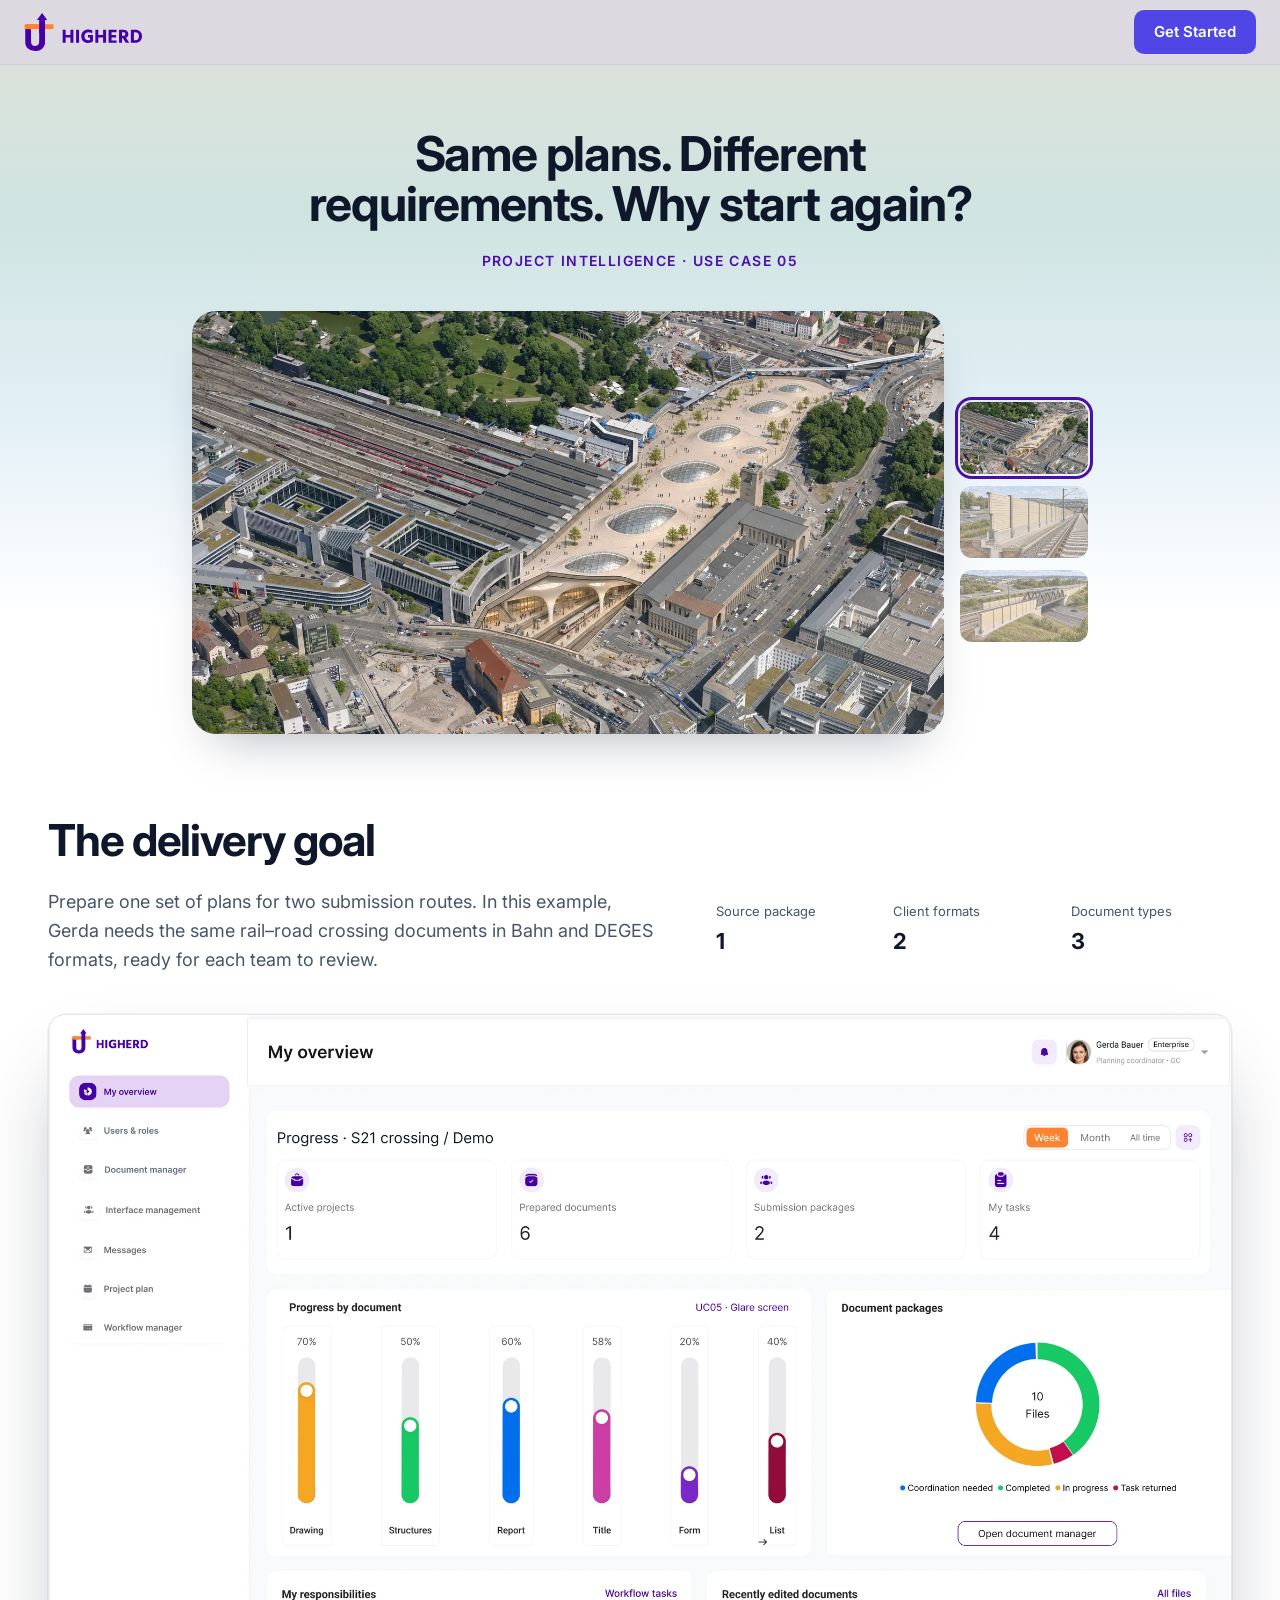
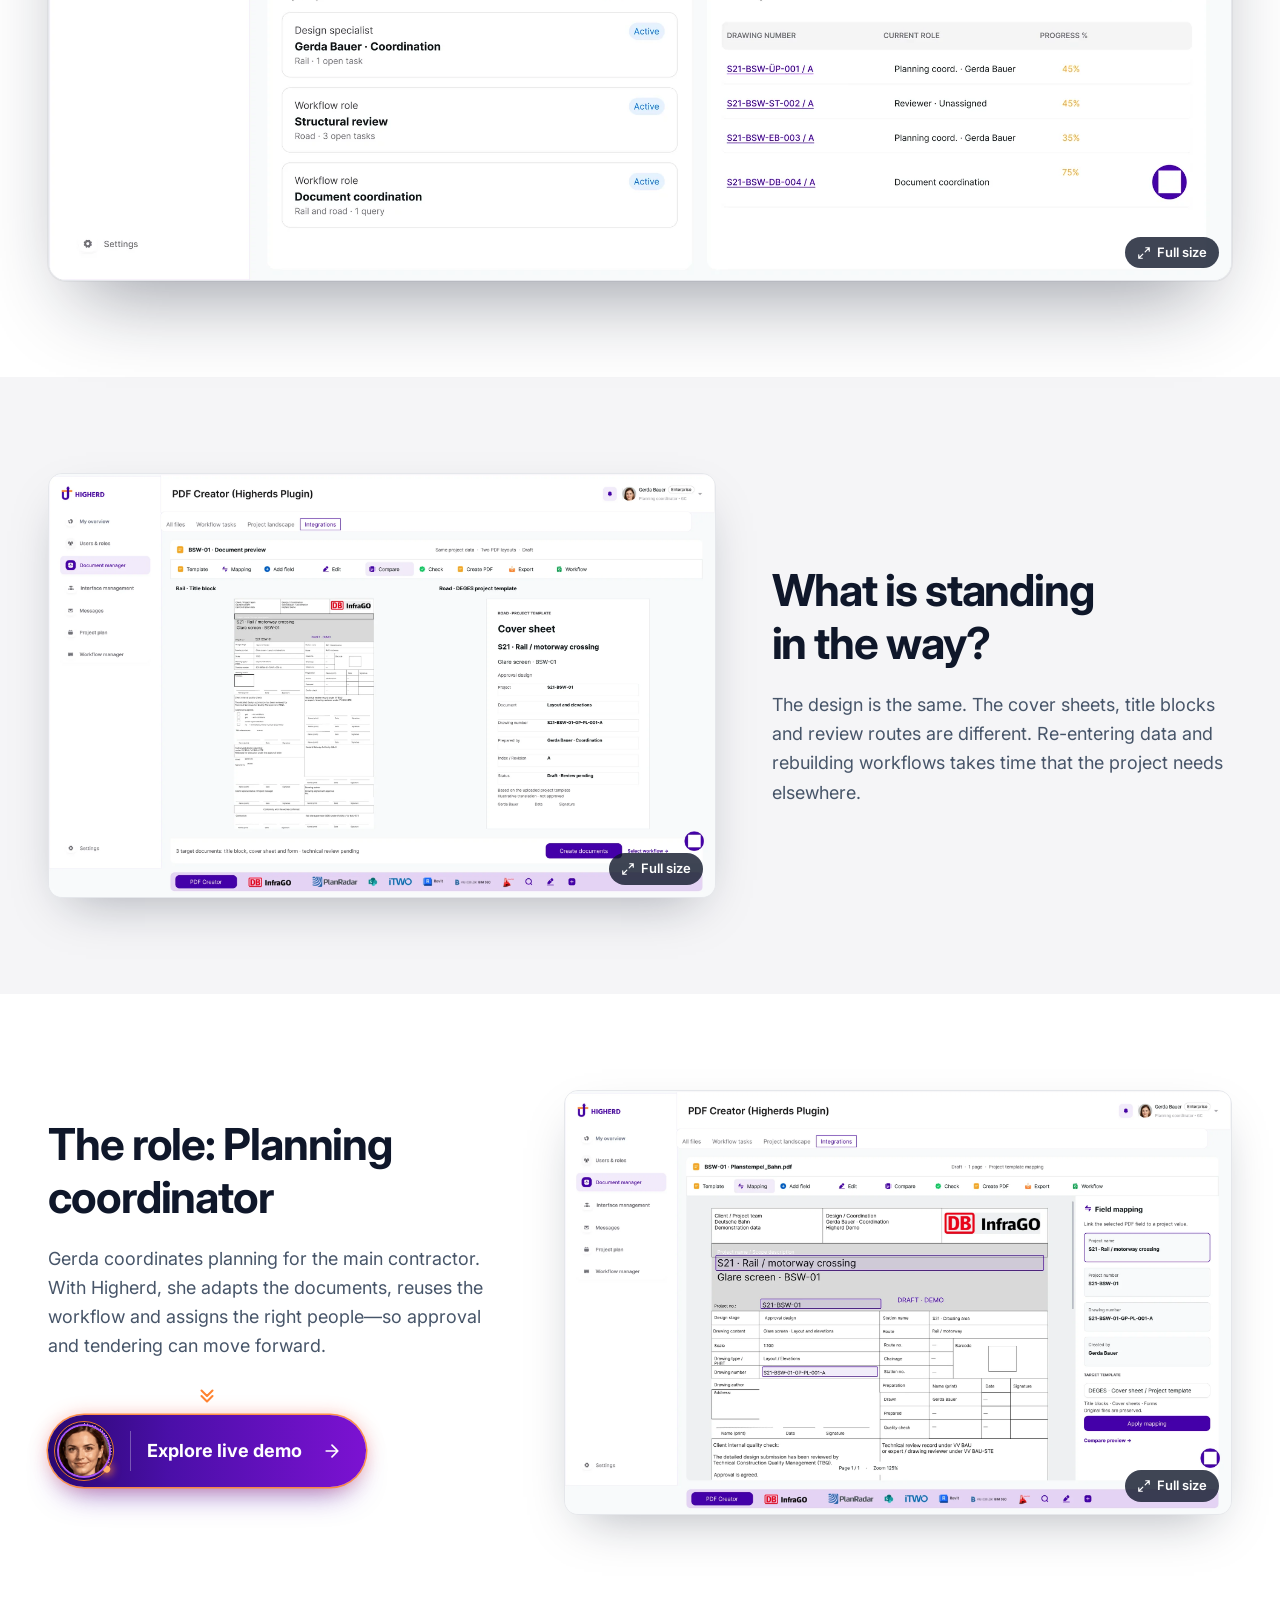
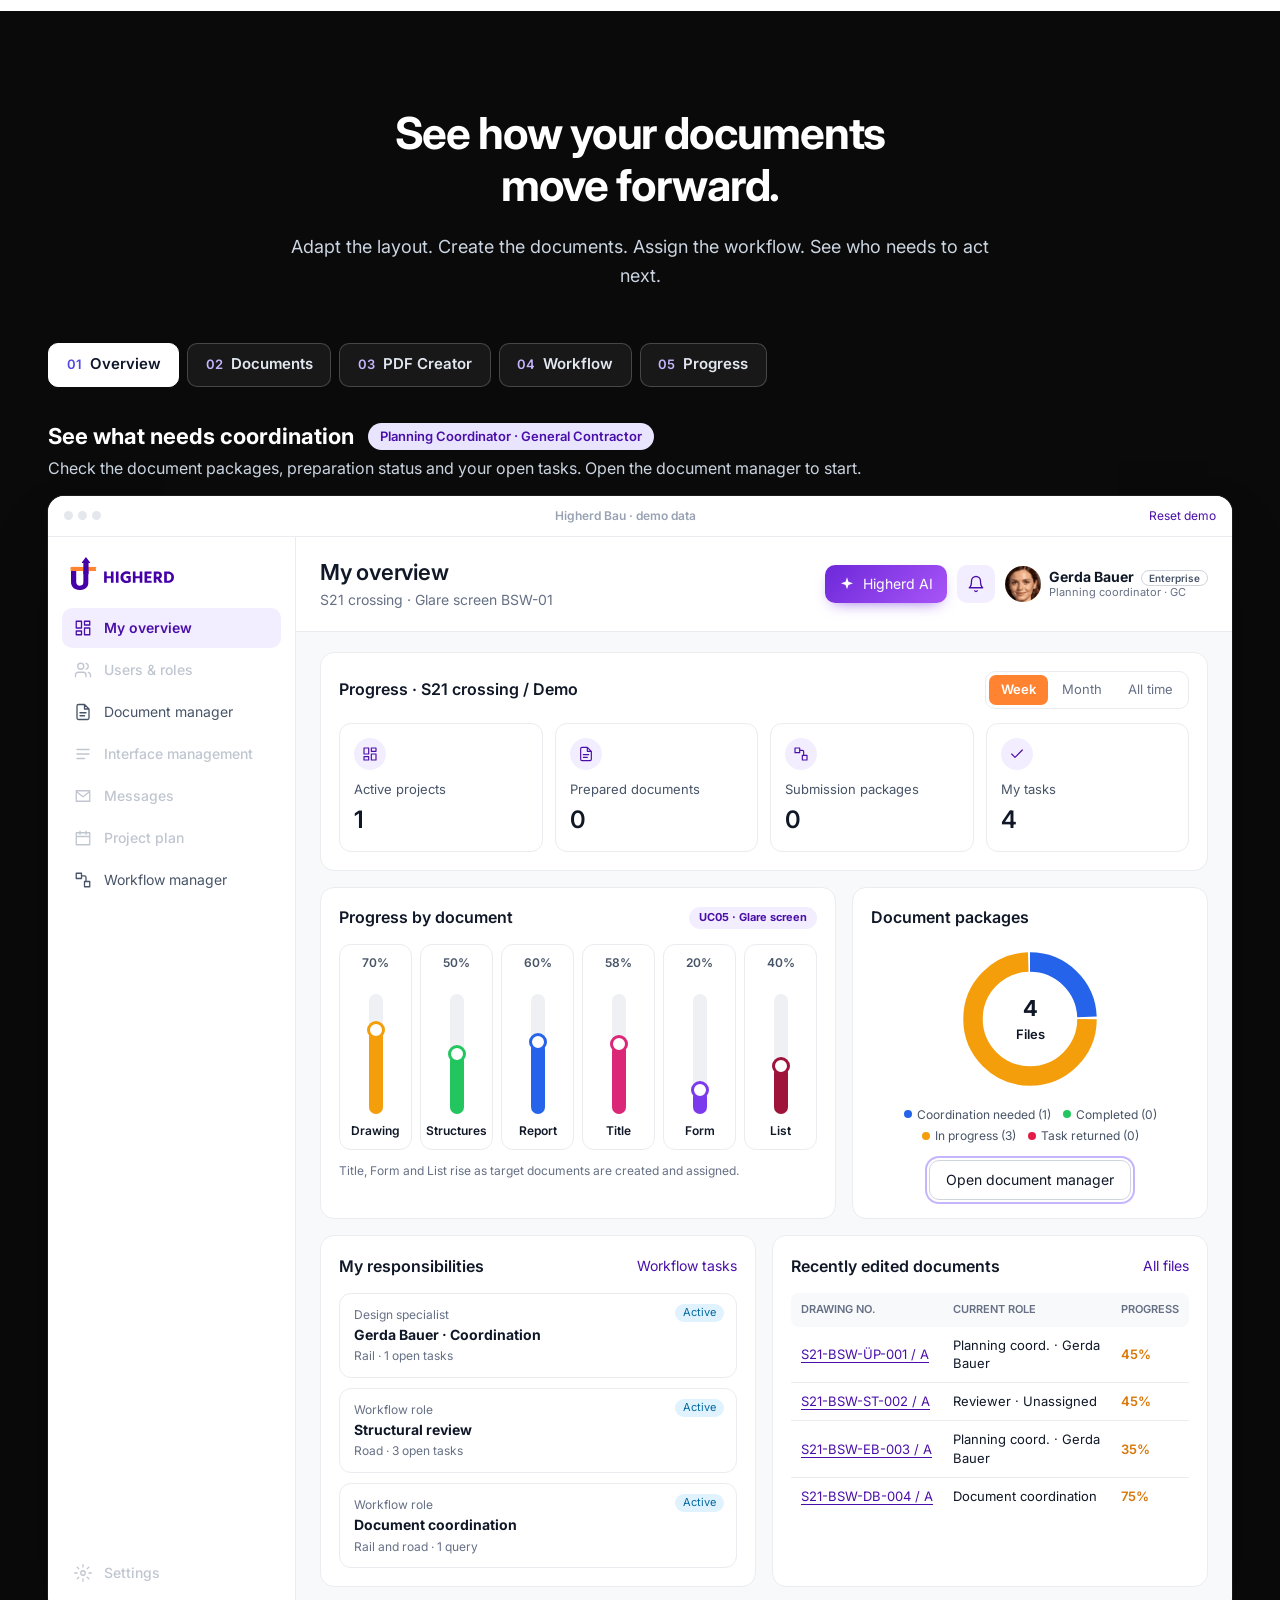
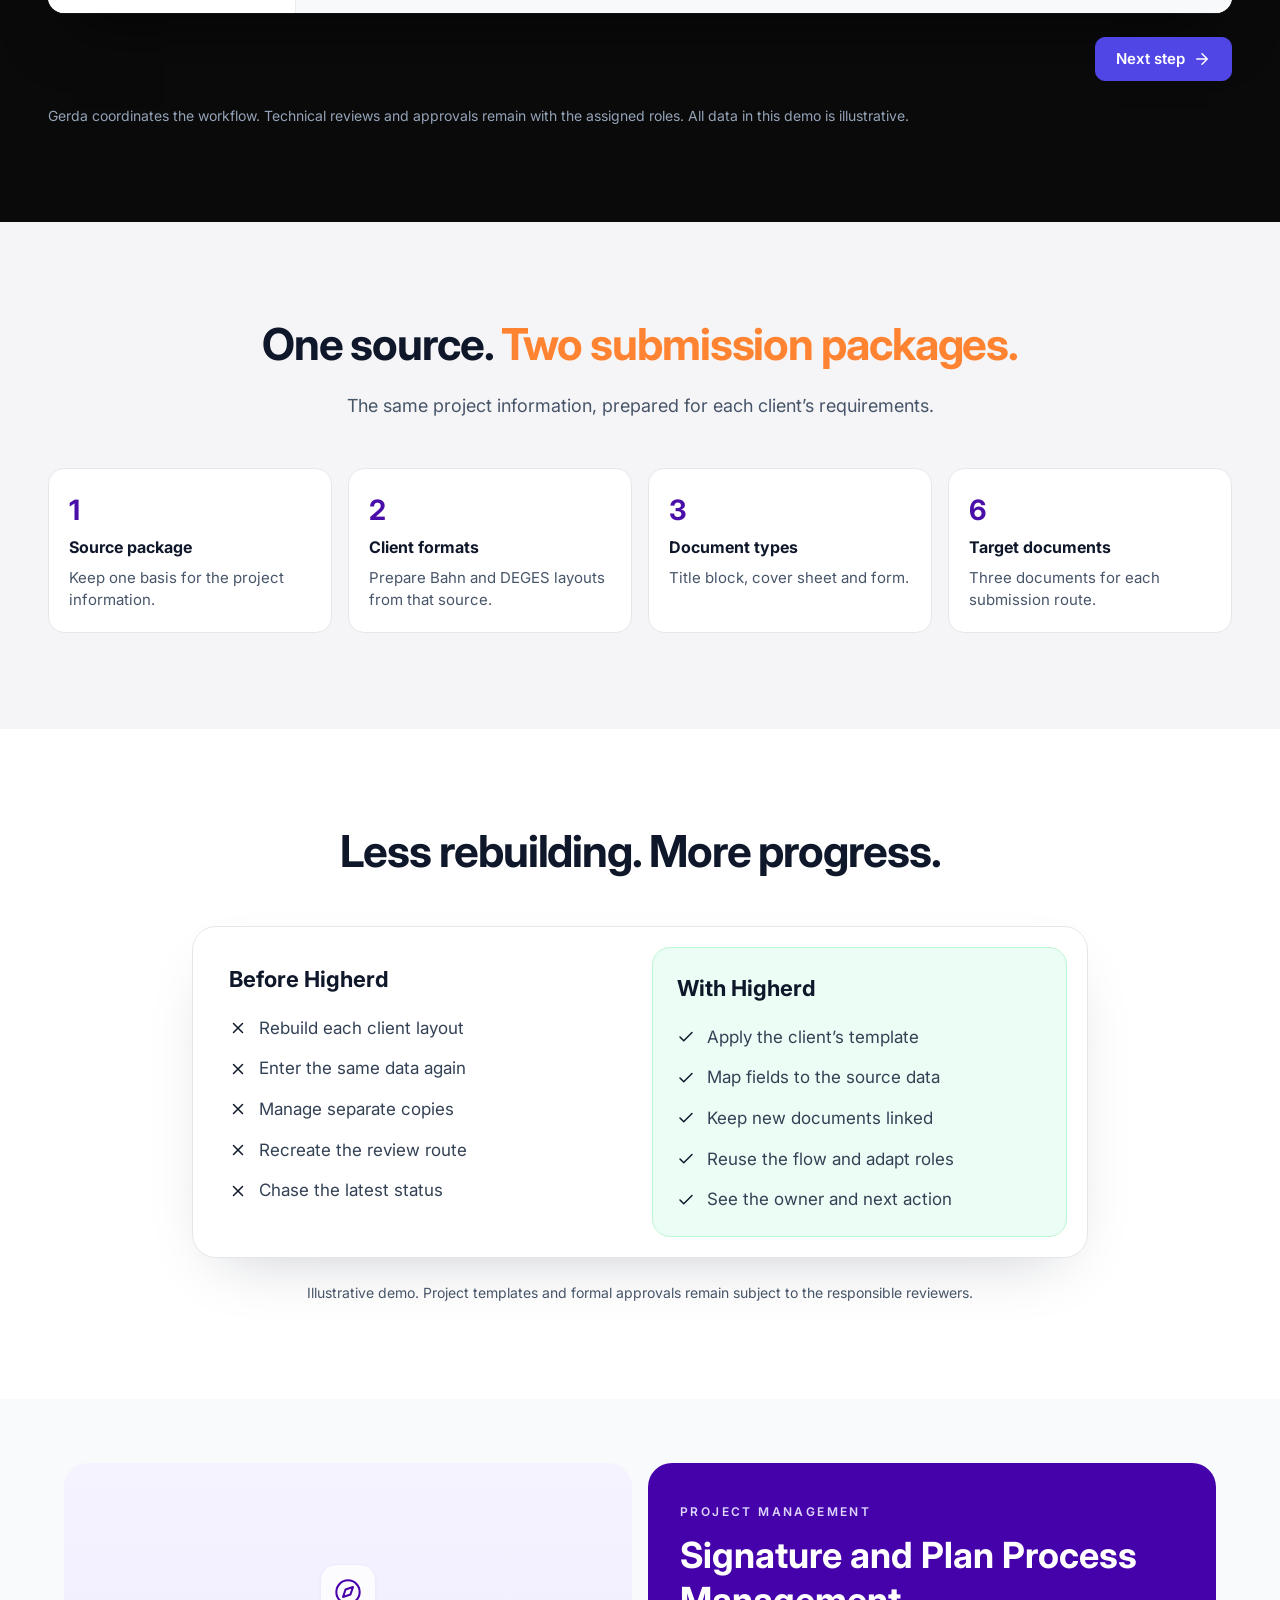
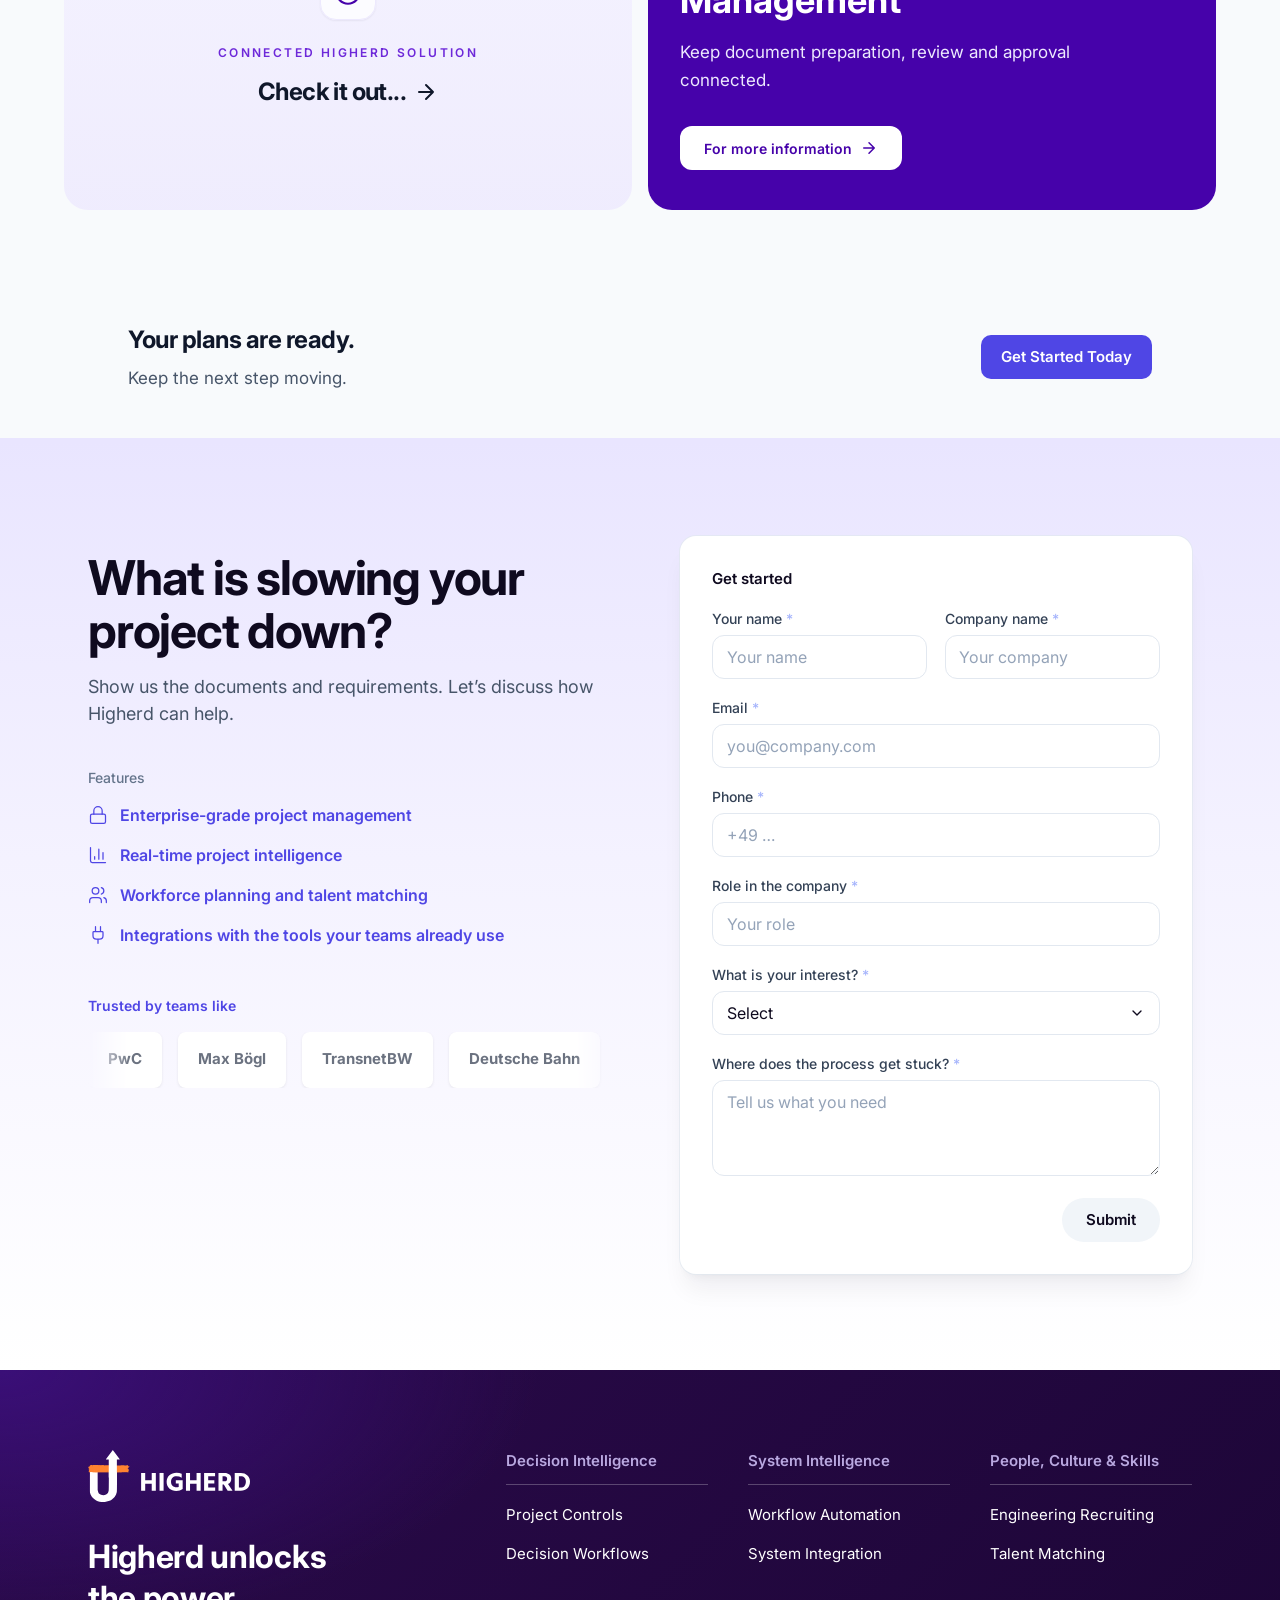
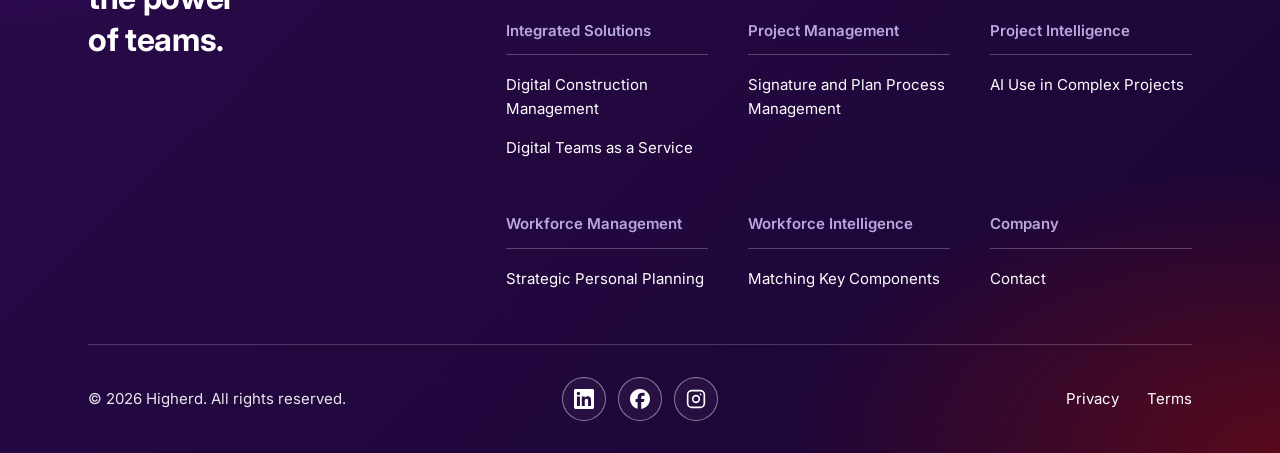
<file: pi-demo-2026-UC05/index.html>
<!DOCTYPE html>
<html lang="en">
<head>
  <meta charset="UTF-8">
  <meta name="viewport" content="width=device-width, initial-scale=1">
  <title>UC05 Document Control &amp; Approval Workflows – Higherd</title>
  <meta name="description" content="Higherd use case 05: one source package adapted to two client document formats, then coordinated through review and approval workflows.">
  <meta name="theme-color" content="#1A0533">
  <meta name="robots" content="noindex">

  <!-- Open Graph -->
  <meta property="og:type" content="website">
  <meta property="og:site_name" content="Higherd">
  <meta property="og:title" content="UC05 – Document Control &amp; Approval Workflows">
  <meta property="og:description" content="One source package, two client document formats and a coordinated review and approval workflow.">
  <meta property="og:image" content="https://hi-gherd.com/assets/img/uc05/en/03-pdf-creator-mapping.webp">
  <meta property="og:url" content="https://hi-gherd.com/pi-demo-2026-UC05/">
  <meta name="twitter:card" content="summary_large_image">

  <!-- Favicon -->
  <link rel="icon" href="/assets/img/favicon.svg?v=8" type="image/svg+xml">

  <!-- Fonts -->
  <link rel="preconnect" href="https://fonts.googleapis.com">
  <link rel="preconnect" href="https://fonts.gstatic.com" crossorigin>
  <link href="https://fonts.googleapis.com/css2?family=Inter:wght@400;500;600;700&display=swap" rel="stylesheet">

  <link rel="stylesheet" href="/css/style.css?v=11">
  <link rel="stylesheet" href="/css/uc06.css?v=14">
  <link rel="stylesheet" href="/css/uc05.css?v=13">
  <link rel="stylesheet" href="/css/uc06-demo.css?v=10">
  <link rel="stylesheet" href="/css/uc05-demo.css?v=6">
  <script src="/js/main.js?v=10" defer></script>
  <script src="/js/uc05.js?v=5" defer></script>
  <script src="/js/uc06.js?v=3" defer></script>
  <script src="/js/uc05-demo.js?v=5" defer></script>
</head>
<body class="uc">

  <!-- Icon sprite (referenced with <use>) -->
  <svg class="sprite" xmlns="http://www.w3.org/2000/svg" aria-hidden="true" focusable="false">
    <symbol id="icon-linkedin" viewBox="0 0 24 24">
      <path fill="currentColor" d="M20.45 20.45h-3.55v-5.57c0-1.33-.03-3.04-1.85-3.04-1.86 0-2.14 1.45-2.14 2.94v5.67H9.35V9h3.41v1.56h.05c.48-.9 1.64-1.85 3.37-1.85 3.6 0 4.27 2.37 4.27 5.46v6.28zM5.34 7.43a2.06 2.06 0 1 1 0-4.13 2.06 2.06 0 0 1 0 4.13zm1.78 13.02H3.56V9h3.56v11.45zM22.23 0H1.77C.79 0 0 .77 0 1.73v20.54C0 23.23.79 24 1.77 24h20.45c.98 0 1.78-.77 1.78-1.73V1.73C24 .77 23.2 0 22.22 0z"/>
    </symbol>
    <symbol id="icon-instagram" viewBox="0 0 24 24">
      <g fill="none" stroke="currentColor" stroke-width="2" stroke-linecap="round" stroke-linejoin="round">
        <rect x="2" y="2" width="20" height="20" rx="5"/>
        <circle cx="12" cy="12" r="4"/>
        <path d="M17.5 6.5h.01"/>
      </g>
    </symbol>
    <symbol id="icon-tiktok" viewBox="0 0 24 24">
      <path fill="currentColor" d="M12.53.02C13.84 0 15.14.01 16.44 0c.08 1.53.63 3.09 1.75 4.17 1.12 1.11 2.7 1.62 4.24 1.79v4.03a10.6 10.6 0 0 1-5.82-1.9c-.01 2.92.01 5.84-.02 8.75a7.6 7.6 0 0 1-1.35 3.94 7.47 7.47 0 0 1-5.91 3.21 7.3 7.3 0 0 1-4.08-1.03 7.53 7.53 0 0 1-3.65-5.71c-.02-.5-.03-1-.01-1.49a7.5 7.5 0 0 1 8.73-6.68c.02 1.48-.04 2.96-.04 4.44a3.43 3.43 0 0 0-4.38 2.12c-.21.51-.15 1.07-.14 1.61a3.2 3.2 0 0 0 3.5 2.87 3.3 3.3 0 0 0 2.77-1.61c.19-.33.4-.67.41-1.06.1-1.79.06-3.57.07-5.36.01-4.03-.01-8.05.02-12.07z"/>
    </symbol>
    <symbol id="icon-facebook" viewBox="0 0 24 24">
      <path fill="currentColor" d="M9.1 23.69v-7.98H6.63v-3.67H9.1v-1.58c0-4.09 1.85-5.98 5.86-5.98.4 0 .96.04 1.47.1.39.04.78.11 1.14.2v3.32l-.65-.03-.73-.01c-.71 0-1.26.1-1.68.31-.28.14-.52.36-.68.62-.26.42-.37 1-.37 1.75v1.3h3.92l-.39 2.1-.29 1.56H13.5v8.25C19.4 23.24 24 18.18 24 12.04c0-6.63-5.37-12-12-12S0 5.42 0 12.04c0 5.63 3.87 10.35 9.1 11.65z"/>
    </symbol>
    <symbol id="icon-lock" viewBox="0 0 24 24">
      <g fill="none" stroke="currentColor" stroke-width="1.5" stroke-linecap="round" stroke-linejoin="round">
        <rect width="18" height="11" x="3" y="11" rx="2"/>
        <path d="M7 11V7a5 5 0 0 1 10 0v4"/>
      </g>
    </symbol>
    <symbol id="icon-chart" viewBox="0 0 24 24">
      <path fill="none" stroke="currentColor" stroke-width="1.5" stroke-linecap="round" stroke-linejoin="round" d="M3 3v16a2 2 0 0 0 2 2h16M18 17V9M13 17V5M8 17v-3"/>
    </symbol>
    <symbol id="icon-users" viewBox="0 0 24 24">
      <g fill="none" stroke="currentColor" stroke-width="1.5" stroke-linecap="round" stroke-linejoin="round">
        <path d="M16 21v-2a4 4 0 0 0-4-4H6a4 4 0 0 0-4 4v2M16 3.13a4 4 0 0 1 0 7.74M22 21v-2a4 4 0 0 0-3-3.87"/>
        <circle cx="9" cy="7" r="4"/>
      </g>
    </symbol>
    <symbol id="icon-plug" viewBox="0 0 24 24">
      <path fill="none" stroke="currentColor" stroke-width="1.5" stroke-linecap="round" stroke-linejoin="round" d="M12 22v-5M15 8V2M9 8V2M17 8a1 1 0 0 1 1 1v4a4 4 0 0 1-4 4h-4a4 4 0 0 1-4-4V9a1 1 0 0 1 1-1z"/>
    </symbol>
    <symbol id="icon-check" viewBox="0 0 24 24">
      <path fill="none" stroke="currentColor" stroke-width="2" stroke-linecap="round" stroke-linejoin="round" d="M20 6 9 17l-5-5"/>
    </symbol>
    <symbol id="icon-x" viewBox="0 0 24 24">
      <path fill="none" stroke="currentColor" stroke-width="2" stroke-linecap="round" stroke-linejoin="round" d="M18 6 6 18M6 6l12 12"/>
    </symbol>
    <symbol id="icon-target" viewBox="0 0 24 24">
      <g fill="none" stroke="currentColor" stroke-width="1.5"><circle cx="12" cy="12" r="10"/><circle cx="12" cy="12" r="6"/><circle cx="12" cy="12" r="2"/></g>
    </symbol>
    <symbol id="icon-compass" viewBox="0 0 24 24">
      <g fill="none" stroke="currentColor" stroke-width="1.75" stroke-linecap="round" stroke-linejoin="round"><circle cx="12" cy="12" r="10"/><path d="m16.24 7.76-2.12 6.36-6.36 2.12 2.12-6.36z"/></g>
    </symbol>
    <symbol id="icon-arrow-left" viewBox="0 0 24 24">
      <path fill="none" stroke="currentColor" stroke-width="2" stroke-linecap="round" stroke-linejoin="round" d="M19 12H5M12 19l-7-7 7-7"/>
    </symbol>
    <symbol id="icon-arrow-right" viewBox="0 0 24 24">
      <path fill="none" stroke="currentColor" stroke-width="2" stroke-linecap="round" stroke-linejoin="round" d="M5 12h14M12 5l7 7-7 7"/>
    </symbol>
    <symbol id="icon-expand" viewBox="0 0 24 24">
      <path fill="none" stroke="currentColor" stroke-width="2" stroke-linecap="round" stroke-linejoin="round" d="M15 3h6v6M9 21H3v-6M21 3l-7 7M3 21l7-7"/>
    </symbol>
    <symbol id="icon-restart" viewBox="0 0 24 24">
      <path fill="none" stroke="currentColor" stroke-width="2" stroke-linecap="round" stroke-linejoin="round" d="M3 12a9 9 0 1 0 3-6.7L3 8M3 3v5h5"/>
    </symbol>
  </svg>

  <!-- ============ TOP BAR ============ -->
  <header class="uc-bar">
    <div class="uc-bar__inner">
      <a class="logo" href="/pi-demo-2026-UC05/" aria-label="Higherd home">
        <img src="/assets/img/logo.svg?v=8" alt="Higherd" width="143" height="46">
      </a>
      <a class="uc-btn" href="#contact">Get Started</a>
    </div>
  </header>

  <main>
    <!-- ============ HERO ============ -->
    <section class="uc-hero uc-hero--gallery" aria-labelledby="uc-title">
      <h1 id="uc-title" class="uc-hero__title">Same plans. Different requirements. Why start again?</h1>
      <p class="uc-hero__tag">Project Intelligence · Use case 05</p>
      <div class="uc-gallery" data-gallery>
        <figure class="uc-gallery__stage">
          <img data-gallery-main src="/assets/img/uc05/hero/s21-station-aerial.webp" alt="Aerial view of the new Stuttgart 21 main station: the platform hall under glass light eyes, beside the historic station building and the track field" width="1400" height="788" decoding="async" fetchpriority="high">
        </figure>
        <div class="uc-gallery__thumbs" role="group" aria-label="Project images">
          <button type="button" class="uc-gallery__thumb" data-src="/assets/img/uc05/hero/s21-station-aerial.webp" data-w="1400" data-h="788" data-alt="Aerial view of the new Stuttgart 21 main station: the platform hall under glass light eyes, beside the historic station building and the track field" aria-pressed="true" aria-label="Show image: Stuttgart 21 station from above">
            <img src="/assets/img/uc05/hero/s21-station-aerial-thumb.webp" alt="" width="240" height="135" decoding="async">
          </button>
          <button type="button" class="uc-gallery__thumb" data-src="/assets/img/uc05/hero/glare-wall-section.webp" data-w="1400" data-h="788" data-alt="Cutaway of the glare protection wall beside the railway: panels, posts and the concrete foundation, with the motorway behind" aria-pressed="false" aria-label="Show image: Glare wall cross-section">
            <img src="/assets/img/uc05/hero/glare-wall-section-thumb.webp" alt="" width="240" height="135" decoding="async">
          </button>
          <button type="button" class="uc-gallery__thumb" data-src="/assets/img/uc05/hero/rail-motorway-crossing.webp" data-w="1400" data-h="788" data-alt="Aerial view of the rail–motorway crossing: steel truss bridge over the motorway, with glare protection walls along the track" aria-pressed="false" aria-label="Show image: Rail–motorway crossing">
            <img src="/assets/img/uc05/hero/rail-motorway-crossing-thumb.webp" alt="" width="240" height="135" decoding="async">
          </button>
        </div>
      </div>
    </section>

    <!-- ============ PROJECT ENVIRONMENT ============ -->
    <section class="uc-section uc-showcase" aria-labelledby="env-title">
      <div class="uc-wrap uc-wrap--wide">
        <div class="uc-showcase__text">
          <div>
            <h2 id="env-title" class="uc-title">The delivery goal</h2>
            <p class="uc-copy">Prepare one set of plans for two submission routes. In this example, Gerda needs the same rail–road crossing documents in Bahn and DEGES formats, ready for each team to review.</p>
          </div>
          <dl class="uc-stats">
            <div><dt>Source package</dt><dd>1</dd></div>
            <div><dt>Client formats</dt><dd>2</dd></div>
            <div><dt>Document types</dt><dd>3</dd></div>
          </dl>
        </div>
        <a class="uc-shot uc-shot--hero" href="/assets/img/uc05/en/01-my-overview.webp" target="_blank" rel="noopener" aria-label="Open the My overview screen in full size (new tab)">
          <img src="/assets/img/uc05/en/01-my-overview.webp" alt="Higherd Bau dashboard My overview for Gerda Bauer: progress of the S21 crossing, prepared documents, document packages and her responsibilities in the workflow." width="2200" height="1610" loading="lazy" decoding="async">
          <span class="uc-shot__hint"><svg aria-hidden="true" focusable="false"><use href="#icon-expand"/></svg>Full size</span>
        </a>
      </div>
    </section>

    <!-- ============ CHALLENGE ============ -->
    <section class="uc-section uc-section--soft" aria-labelledby="challenge-title">
      <div class="uc-wrap uc-wrap--wide uc-split uc-split--media">
        <a class="uc-shot" href="/assets/img/uc05/en/04-pdf-creator-comparison.webp" target="_blank" rel="noopener" aria-label="Open the PDF Creator document comparison screen in full size (new tab)">
          <img src="/assets/img/uc05/en/04-pdf-creator-comparison.webp" alt="PDF Creator under Document manager, Integrations: the Bahn title block and the DEGES cover sheet of BSW-01 side by side, generated from the same project data." width="2200" height="1397" loading="lazy" decoding="async">
          <span class="uc-shot__hint"><svg aria-hidden="true" focusable="false"><use href="#icon-expand"/></svg>Full size</span>
        </a>
        <div>
          <h2 id="challenge-title" class="uc-title">What is standing in the way?</h2>
          <p class="uc-copy">The design is the same. The cover sheets, title blocks and review routes are different. Re-entering data and rebuilding workflows takes time that the project needs elsewhere.</p>
        </div>
      </div>
    </section>

    <!-- ============ ROLE ============ -->
    <section class="uc-section uc-role" aria-labelledby="role-title">
      <div class="uc-wrap uc-wrap--wide uc-split uc-split--media uc-split--media-end">
        <div>
          <h2 id="role-title" class="uc-title">The role: Planning coordinator</h2>
          <p class="uc-copy">Gerda coordinates planning for the main contractor. With Higherd, she adapts the documents, reuses the workflow and assigns the right people—so approval and tendering can move forward.</p>
          <div class="uc-live-wrap">
            <svg class="uc-live-wrap__hint" viewBox="0 0 24 24" aria-hidden="true" focusable="false"><path fill="none" stroke="currentColor" stroke-width="2.25" stroke-linecap="round" stroke-linejoin="round" d="m6 6 6 6 6-6M6 12l6 6 6-6"/></svg>
            <a class="uc-live" href="#journey" data-live-demo>
              <span class="uc-live__orb" aria-hidden="true">
                <span class="uc-live__ring"><span class="uc-live__dot"></span></span>
                <img class="uc-live__face" src="/assets/img/uc05/gerda-bauer.webp?v=2" alt="" width="320" height="320" decoding="async">
              </span>
              <span class="uc-live__divider" aria-hidden="true"></span>
              <span class="uc-live__label">Explore live demo</span>
              <svg class="uc-live__arrow" aria-hidden="true" focusable="false"><use href="#icon-arrow-right"/></svg>
            </a>
          </div>
        </div>
        <a class="uc-shot" href="/assets/img/uc05/en/03-pdf-creator-mapping.webp" target="_blank" rel="noopener" aria-label="Open the PDF Creator field mapping screen in full size (new tab)">
          <img src="/assets/img/uc05/en/03-pdf-creator-mapping.webp" alt="PDF Creator field mapping: a field on the Bahn title block PDF is linked to a project value, with the DEGES cover sheet as target template." width="2200" height="1397" loading="lazy" decoding="async">
          <span class="uc-shot__hint"><svg aria-hidden="true" focusable="false"><use href="#icon-expand"/></svg>Full size</span>
        </a>
      </div>
    </section>

    <!-- ============ GUIDED DEMO (English screens by default, German version via the switch) ============ -->
    <section class="uc-band" id="journey" aria-labelledby="journey-title">
      <div class="uc-center">
        <h2 id="journey-title" class="uc-title">See how your documents move forward.</h2>
        <p class="uc-copy">Adapt the layout. Create the documents. Assign the workflow. See who needs to act next.</p>
      </div>
      <div class="uc-screens">
        <div class="uc-tabs" data-tabs>
          <div class="uc-tabs__list" role="tablist" aria-label="Journey steps">
            <button class="uc-tab" role="tab" id="flow-tab-1" aria-controls="flow-1" aria-selected="true"><span>01</span>Overview</button>
            <button class="uc-tab" role="tab" id="flow-tab-2" aria-controls="flow-2" aria-selected="false" tabindex="-1"><span>02</span>Documents</button>
            <button class="uc-tab" role="tab" id="flow-tab-3" aria-controls="flow-3" aria-selected="false" tabindex="-1"><span>03</span>PDF Creator</button>
            <button class="uc-tab" role="tab" id="flow-tab-4" aria-controls="flow-4" aria-selected="false" tabindex="-1"><span>04</span>Workflow</button>
            <button class="uc-tab" role="tab" id="flow-tab-5" aria-controls="flow-5" aria-selected="false" tabindex="-1"><span>05</span>Progress</button>
          </div>

          <div class="uc-panel uc-panel--app" role="tabpanel" id="flow-1" aria-labelledby="flow-tab-1">
            <div class="uc-caption">
              <h3 class="uc-caption__title">See what needs coordination</h3>
              <p class="uc-caption__role">Planning Coordinator · General Contractor</p>
              <p class="uc-caption__line">Check the document packages, preparation status and your open tasks. Open the document manager to start.</p>
            </div>
            <div class="hd" id="hd-1" aria-label="Interactive demo screen, step 01"></div>
          </div>

          <div class="uc-panel uc-panel--app" role="tabpanel" id="flow-2" aria-labelledby="flow-tab-2" hidden>
            <div class="uc-caption">
              <h3 class="uc-caption__title">Pick the source revision</h3>
              <p class="uc-caption__role">Planning Coordinator · General Contractor</p>
              <p class="uc-caption__line">Choose the source document. Source files and revision IDs stay unchanged. Then open it in PDF Creator.</p>
            </div>
            <div class="hd" id="hd-2" aria-label="Interactive demo screen, step 02"></div>
          </div>

          <div class="uc-panel uc-panel--app" role="tabpanel" id="flow-3" aria-labelledby="flow-tab-3" hidden>
            <div class="uc-caption">
              <h3 class="uc-caption__title">Map once, create both layouts</h3>
              <p class="uc-caption__role">Planning Coordinator · General Contractor</p>
              <p class="uc-caption__line">Map project data onto the target template, compare the rail and road layouts, run the check, then create the documents.</p>
            </div>
            <div class="hd" id="hd-3" aria-label="Interactive demo screen, step 03"></div>
          </div>

          <div class="uc-panel uc-panel--app" role="tabpanel" id="flow-4" aria-labelledby="flow-tab-4" hidden>
            <div class="uc-caption">
              <h3 class="uc-caption__title">Assign the review route</h3>
              <p class="uc-caption__role">Planning Coordinator · General Contractor</p>
              <p class="uc-caption__line">Assign the rail and road documents to their workflows. In the editor, set roles, durations and phases from each task menu.</p>
            </div>
            <div class="hd" id="hd-4" aria-label="Interactive demo screen, step 04"></div>
          </div>

          <div class="uc-panel uc-panel--app" role="tabpanel" id="flow-5" aria-labelledby="flow-tab-5" hidden>
            <div class="uc-caption">
              <h3 class="uc-caption__title">See who needs to act next</h3>
              <p class="uc-caption__role">Planning Coordinator · General Contractor</p>
              <p class="uc-caption__line">Track the open tasks across both packages. Mark a task done or return it, and My overview updates.</p>
            </div>
            <div class="hd" id="hd-5" aria-label="Interactive demo screen, step 05"></div>
          </div>

          <div class="uc-tabs__nav">
            <button class="uc-step-btn" type="button" data-step="-1">
              <svg aria-hidden="true" focusable="false"><use href="#icon-arrow-left"/></svg>Previous
            </button>
            <button class="uc-step-btn uc-step-btn--next" type="button" data-step="1">
              Next step<svg aria-hidden="true" focusable="false"><use href="#icon-arrow-right"/></svg>
            </button>
            <a class="uc-step-btn uc-step-btn--next" href="#numbers" data-step-end hidden>
              Next: How to read the numbers<svg aria-hidden="true" focusable="false"><use href="#icon-arrow-right"/></svg>
            </a>
          </div>
          <p class="tour__note">Gerda coordinates the workflow. Technical reviews and approvals remain with the assigned roles. All data in this demo is illustrative.</p>
        </div>
      </div>
    </section>

    <!-- ============ NUMBERS ============ -->
    <section class="uc-section uc-section--soft" id="numbers" aria-labelledby="numbers-title">
      <div class="uc-center uc-center--wide">
        <h2 id="numbers-title" class="uc-title uc-title--one-line">One source. <span class="uc-title__accent">Two submission packages.</span></h2>
        <p class="uc-copy">The same project information, prepared for each client’s requirements.</p>
      </div>
      <div class="uc-numbers uc-screens">
        <div class="uc-number"><strong>1</strong><h3>Source package</h3><p>Keep one basis for the project information.</p></div>
        <div class="uc-number"><strong>2</strong><h3>Client formats</h3><p>Prepare Bahn and DEGES layouts from that source.</p></div>
        <div class="uc-number"><strong>3</strong><h3>Document types</h3><p>Title block, cover sheet and form.</p></div>
        <div class="uc-number"><strong>6</strong><h3>Target documents</h3><p>Three documents for each submission route.</p></div>
      </div>
    </section>

    <!-- ============ BEFORE / WITH HIGHERD ============ -->
    <section class="uc-section" aria-labelledby="impact-title">
      <div class="uc-center">
        <h2 id="impact-title" class="uc-title">Less rebuilding. More progress.</h2>
      </div>
      <div class="uc-compare">
        <div class="uc-compare__col">
          <h3>Before Higherd</h3>
          <ul>
              <li><svg aria-hidden="true" focusable="false"><use href="#icon-x"/></svg><span>Rebuild each client layout</span></li>
              <li><svg aria-hidden="true" focusable="false"><use href="#icon-x"/></svg><span>Enter the same data again</span></li>
              <li><svg aria-hidden="true" focusable="false"><use href="#icon-x"/></svg><span>Manage separate copies</span></li>
              <li><svg aria-hidden="true" focusable="false"><use href="#icon-x"/></svg><span>Recreate the review route</span></li>
              <li><svg aria-hidden="true" focusable="false"><use href="#icon-x"/></svg><span>Chase the latest status</span></li>
          </ul>
        </div>
        <div class="uc-compare__col uc-compare__col--after">
          <h3>With Higherd</h3>
          <ul>
              <li><svg aria-hidden="true" focusable="false"><use href="#icon-check"/></svg><span>Apply the client’s template</span></li>
              <li><svg aria-hidden="true" focusable="false"><use href="#icon-check"/></svg><span>Map fields to the source data</span></li>
              <li><svg aria-hidden="true" focusable="false"><use href="#icon-check"/></svg><span>Keep new documents linked</span></li>
              <li><svg aria-hidden="true" focusable="false"><use href="#icon-check"/></svg><span>Reuse the flow and adapt roles</span></li>
              <li><svg aria-hidden="true" focusable="false"><use href="#icon-check"/></svg><span>See the owner and next action</span></li>
          </ul>
        </div>
      </div>
      <p class="uc-note">Illustrative demo. Project templates and formal approvals remain subject to the responsible reviewers.</p>
    </section>

    <!-- ============ MORE SOLUTIONS ============ -->
    <section class="uc-more" aria-labelledby="more-title">
      <div class="uc-more__grid">
        <div class="uc-more__intro">
          <span class="uc-more__icon"><svg aria-hidden="true" focusable="false"><use href="#icon-compass"/></svg></span>
          <p class="uc-more__eyebrow">Connected Higherd solution</p>
          <h2 id="more-title" class="uc-more__title">Check it out... <svg aria-hidden="true" focusable="false"><use href="#icon-arrow-right"/></svg></h2>
        </div>
        <div class="uc-more__card">
          <p class="uc-more__tag">Project Management</p>
          <h3 class="uc-more__name">Signature and Plan Process Management</h3>
          <p class="uc-more__text">Keep document preparation, review and approval connected.</p>
          <!-- TODO: staging link (Netlify); confirm the final destination before release -->
          <a class="uc-more__link" href="https://hgwebsite.netlify.app/our-work/signature-and-plan-process-management" target="_blank" rel="noopener" aria-label="For more information on Signature and Plan Process Management (opens in a new tab)">For more information<svg aria-hidden="true" focusable="false"><use href="#icon-arrow-right"/></svg></a>
        </div>
      </div>
    </section>

    <!-- ============ CTA ============ -->
    <section class="uc-cta" aria-labelledby="cta-title">
      <div class="uc-cta__inner">
        <div>
          <h2 id="cta-title" class="uc-cta__title">Your plans are ready.</h2>
          <p class="uc-cta__text">Keep the next step moving.</p>
        </div>
        <a class="uc-btn" href="#contact">Get Started Today</a>
      </div>
    </section>

    <!-- ============ CONTACT ============ -->
    <section class="contact" id="contact" aria-labelledby="contact-title">
      <div class="contact__inner">
        <div class="contact__intro">
          <h2 id="contact-title" class="contact__title">What is slowing your project down?</h2>
          <p class="contact__lead">Show us the documents and requirements. Let’s discuss how Higherd can help.</p>

          <h3 class="contact__label">Features</h3>
          <ul class="features">
            <li><svg aria-hidden="true" focusable="false"><use href="#icon-lock"/></svg>Enterprise-grade project management</li>
            <li><svg aria-hidden="true" focusable="false"><use href="#icon-chart"/></svg>Real-time project intelligence</li>
            <li><svg aria-hidden="true" focusable="false"><use href="#icon-users"/></svg>Workforce planning and talent matching</li>
            <li><svg aria-hidden="true" focusable="false"><use href="#icon-plug"/></svg>Integrations with the tools your teams already use</li>
          </ul>

          <h3 class="contact__label contact__label--accent">Trusted by teams like</h3>
          <!-- TODO: replace the text chips with the real client logo files (e.g. <img src="/assets/img/clients/db.svg" alt="Deutsche Bahn">) -->
          <div class="clients">
            <ul class="clients__track">
              <li>PwC</li>
              <li>Max Bögl</li>
              <li>TransnetBW</li>
              <li>Deutsche Bahn</li>
              <li>Alstom</li>
              <li>BEW</li>
              <li>Die Autobahn</li>
              <li>Hays</li>
            </ul>
            <!-- Duplicate for the seamless scrolling loop; hidden from screen readers -->
            <ul class="clients__track" aria-hidden="true">
              <li>PwC</li>
              <li>Max Bögl</li>
              <li>TransnetBW</li>
              <li>Deutsche Bahn</li>
              <li>Alstom</li>
              <li>BEW</li>
              <li>Die Autobahn</li>
              <li>Hays</li>
            </ul>
          </div>
        </div>

        <div class="contact__card">
          <!-- Submissions go to the Power Automate flow that creates leads in Dataverse (see js/main.js) -->
          <form class="form" id="contact-form" action="https://385ea8a6ffffe512ac85c80a4fae45.57.environment.api.powerplatform.com:443/powerautomate/automations/direct/cu/14/workflows/dfe2e9429ea7454392817fc9f128d90c/triggers/manual/paths/invoke?api-version=1&amp;sp=%2Ftriggers%2Fmanual%2Frun&amp;sv=1.0&amp;sig=K-pAIfadAdv733SdRgJgaCPsrMUJVd6QAwv980paERw" method="POST" novalidate>
            <p class="form__title">Get started</p>

            <div class="form__row">
              <div class="field">
                <label for="field-name">Your name <span class="req" aria-hidden="true">*</span></label>
                <input id="field-name" name="name" type="text" placeholder="Your name" autocomplete="name" required>
                <p class="field__error" id="field-name-error"></p>
              </div>
              <div class="field">
                <label for="field-company">Company name <span class="req" aria-hidden="true">*</span></label>
                <input id="field-company" name="company" type="text" placeholder="Your company" autocomplete="organization" required>
                <p class="field__error" id="field-company-error"></p>
              </div>
            </div>

            <div class="field">
              <label for="field-email">Email <span class="req" aria-hidden="true">*</span></label>
              <input id="field-email" name="email" type="email" placeholder="you@company.com" autocomplete="email" required>
              <p class="field__error" id="field-email-error"></p>
            </div>

            <div class="field">
              <label for="field-phone">Phone <span class="req" aria-hidden="true">*</span></label>
              <input id="field-phone" name="phone" type="tel" placeholder="+49 …" autocomplete="tel" required>
              <p class="field__error" id="field-phone-error"></p>
            </div>

            <div class="field">
              <label for="field-role">Role in the company <span class="req" aria-hidden="true">*</span></label>
              <input id="field-role" name="role" type="text" placeholder="Your role" autocomplete="organization-title" required>
              <p class="field__error" id="field-role-error"></p>
            </div>

            <div class="field">
              <label for="field-interest">What is your interest? <span class="req" aria-hidden="true">*</span></label>
              <select id="field-interest" name="requestType" required>
                <option value="">Select</option>
                <option>Project Management</option>
                <option>Project Intelligence</option>
                <option>Workforce Management</option>
                <option>Workforce Intelligence</option>
                <option>Not sure yet</option>
              </select>
              <p class="field__error" id="field-interest-error"></p>
            </div>

            <div class="field">
              <label for="field-message">Where does the process get stuck? <span class="req" aria-hidden="true">*</span></label>
              <textarea id="field-message" name="message" rows="3" placeholder="Tell us what you need" required></textarea>
              <p class="field__error" id="field-message-error"></p>
            </div>

            <p class="form__status" role="status" aria-live="polite"></p>

            <div class="form__actions">
              <button class="btn btn--light" type="submit">Submit</button>
            </div>
          </form>

          <div class="form__success" hidden tabindex="-1">
            <span class="form__success-icon"><svg aria-hidden="true" focusable="false"><use href="#icon-check"/></svg></span>
            <p class="form__success-title">Thank you!</p>
            <p>We've received your message and will get back to you shortly.</p>
          </div>
        </div>
      </div>
    </section>
  </main>

  <!-- ============ FOOTER ============ -->
  <footer class="footer" id="site-footer">
    <div class="footer__inner">
      <div class="footer__top">
        <div class="footer__brand">
          <a class="logo" href="/" aria-label="Higherd home">
            <img src="/assets/img/logo-white-accent.svg?v=8" alt="Higherd" width="162" height="52" loading="lazy">
          </a>
          <p class="footer__tagline">Higherd unlocks<br>the power<br>of teams.</p>
        </div>

        <nav class="footer__groups" aria-label="Footer">
          <div class="footer__group">
            <h2 class="footer__heading">Decision Intelligence</h2>
            <ul class="footer__links">
              <li><a href="#">Project Controls</a></li><!-- TODO: add URL -->
              <li><a href="#">Decision Workflows</a></li><!-- TODO: add URL -->
            </ul>
          </div>
          <div class="footer__group">
            <h2 class="footer__heading">System Intelligence</h2>
            <ul class="footer__links">
              <li><a href="#">Workflow Automation</a></li><!-- TODO: add URL -->
              <li><a href="#">System Integration</a></li><!-- TODO: add URL -->
            </ul>
          </div>
          <div class="footer__group">
            <h2 class="footer__heading">People, Culture &amp; Skills</h2>
            <ul class="footer__links">
              <li><a href="#">Engineering Recruiting</a></li><!-- TODO: add URL -->
              <li><a href="#">Talent Matching</a></li><!-- TODO: add URL -->
            </ul>
          </div>

          <div class="footer__group">
            <h2 class="footer__heading">Integrated Solutions</h2>
            <ul class="footer__links">
              <li><a href="#">Digital Construction Management</a></li><!-- TODO: add URL -->
              <li><a href="#">Digital Teams as a Service</a></li><!-- TODO: add URL -->
            </ul>
          </div>
          <div class="footer__group">
            <h2 class="footer__heading">Project Management</h2>
            <ul class="footer__links">
              <li><a href="#">Signature and Plan Process Management</a></li><!-- TODO: add URL -->
            </ul>
          </div>
          <div class="footer__group">
            <h2 class="footer__heading">Project Intelligence</h2>
            <ul class="footer__links">
              <li><a href="#">AI Use in Complex Projects</a></li><!-- TODO: add URL -->
            </ul>
          </div>

          <div class="footer__group">
            <h2 class="footer__heading">Workforce Management</h2>
            <ul class="footer__links">
              <li><a href="#">Strategic Personal Planning</a></li><!-- TODO: add URL -->
            </ul>
          </div>
          <div class="footer__group">
            <h2 class="footer__heading">Workforce Intelligence</h2>
            <ul class="footer__links">
              <li><a href="#">Matching Key Components</a></li><!-- TODO: add URL -->
            </ul>
          </div>
          <div class="footer__group">
            <h2 class="footer__heading">Company</h2>
            <ul class="footer__links">
              <li><a href="#contact">Contact</a></li>
            </ul>
          </div>
        </nav>
      </div>

      <div class="footer__bottom">
        <p class="footer__copy">&copy; <span id="year">2026</span> Higherd. All rights reserved.</p>

        <ul class="social">
          <li>
            <a class="social__link" href="https://www.linkedin.com/company/82263184/" target="_blank" rel="noopener noreferrer" aria-label="Higherd on LinkedIn (opens in a new tab)">
              <svg aria-hidden="true" focusable="false"><use href="#icon-linkedin"/></svg>
            </a>
          </li>
          <li>
            <a class="social__link" href="https://www.facebook.com/p/Higherd-Solutions-100089678569215/" target="_blank" rel="noopener noreferrer" aria-label="Higherd on Facebook (opens in a new tab)">
              <svg aria-hidden="true" focusable="false"><use href="#icon-facebook"/></svg>
            </a>
          </li>
          <li>
            <a class="social__link" href="https://www.instagram.com/higherd_solutions/" target="_blank" rel="noopener noreferrer" aria-label="Higherd on Instagram (opens in a new tab)">
              <svg aria-hidden="true" focusable="false"><use href="#icon-instagram"/></svg>
            </a>
          </li>
        </ul>

        <ul class="footer__legal">
          <li><a href="#">Privacy</a></li><!-- TODO: add URL -->
          <li><a href="#">Terms</a></li><!-- TODO: add URL -->
        </ul>
      </div>
    </div>
  </footer>

</body>
</html>
</file>
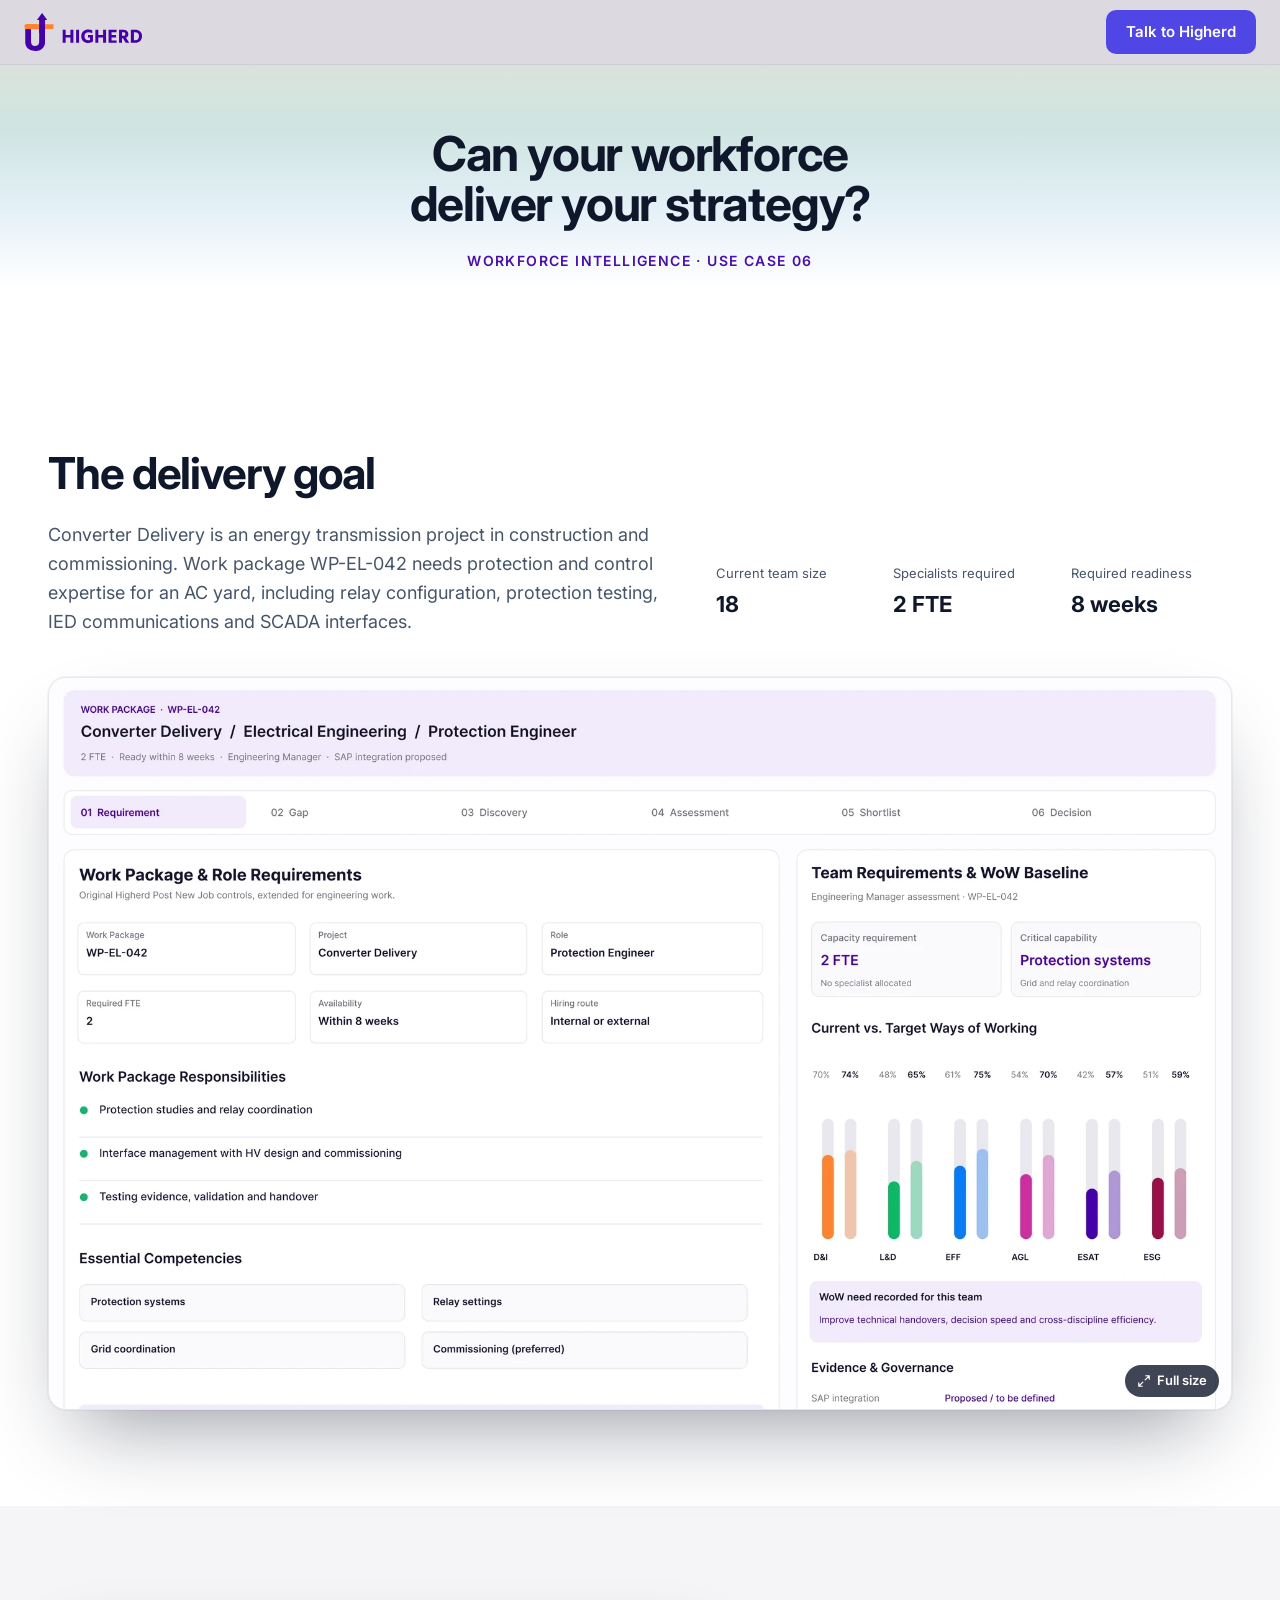
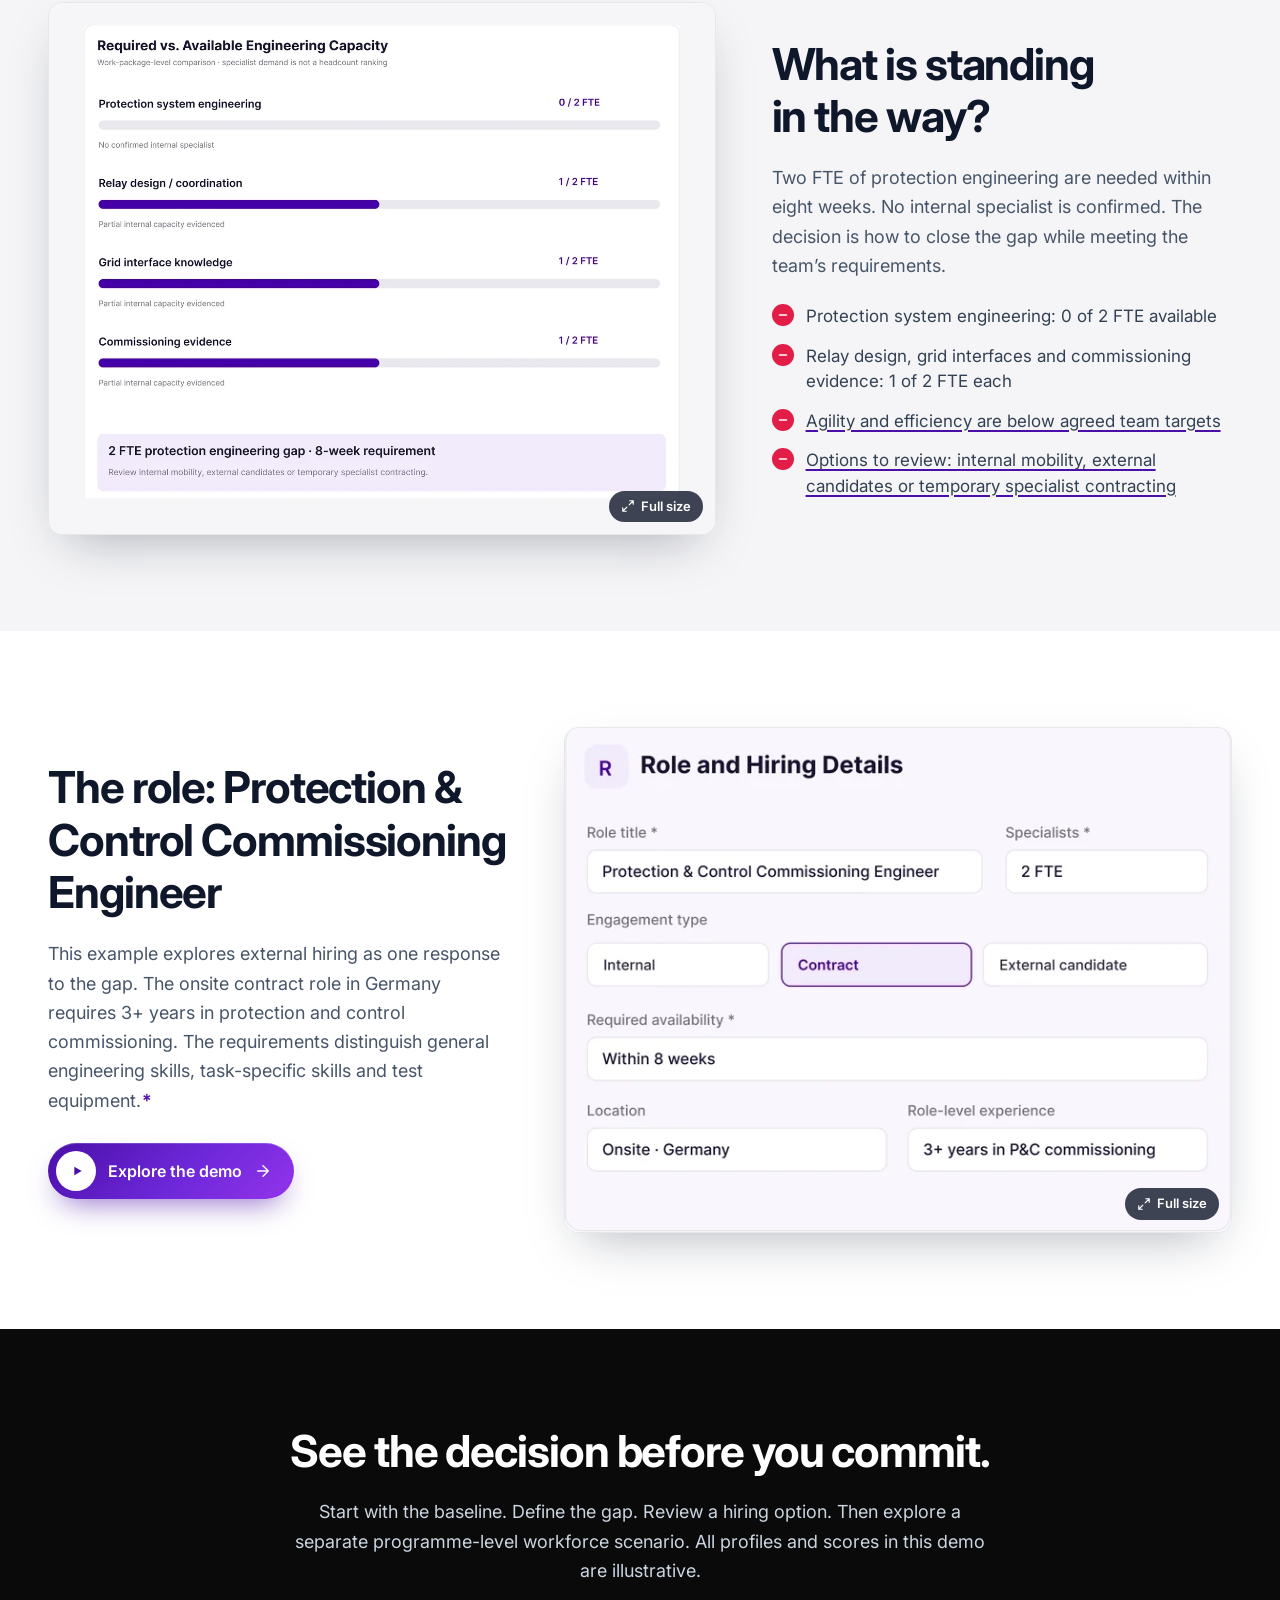
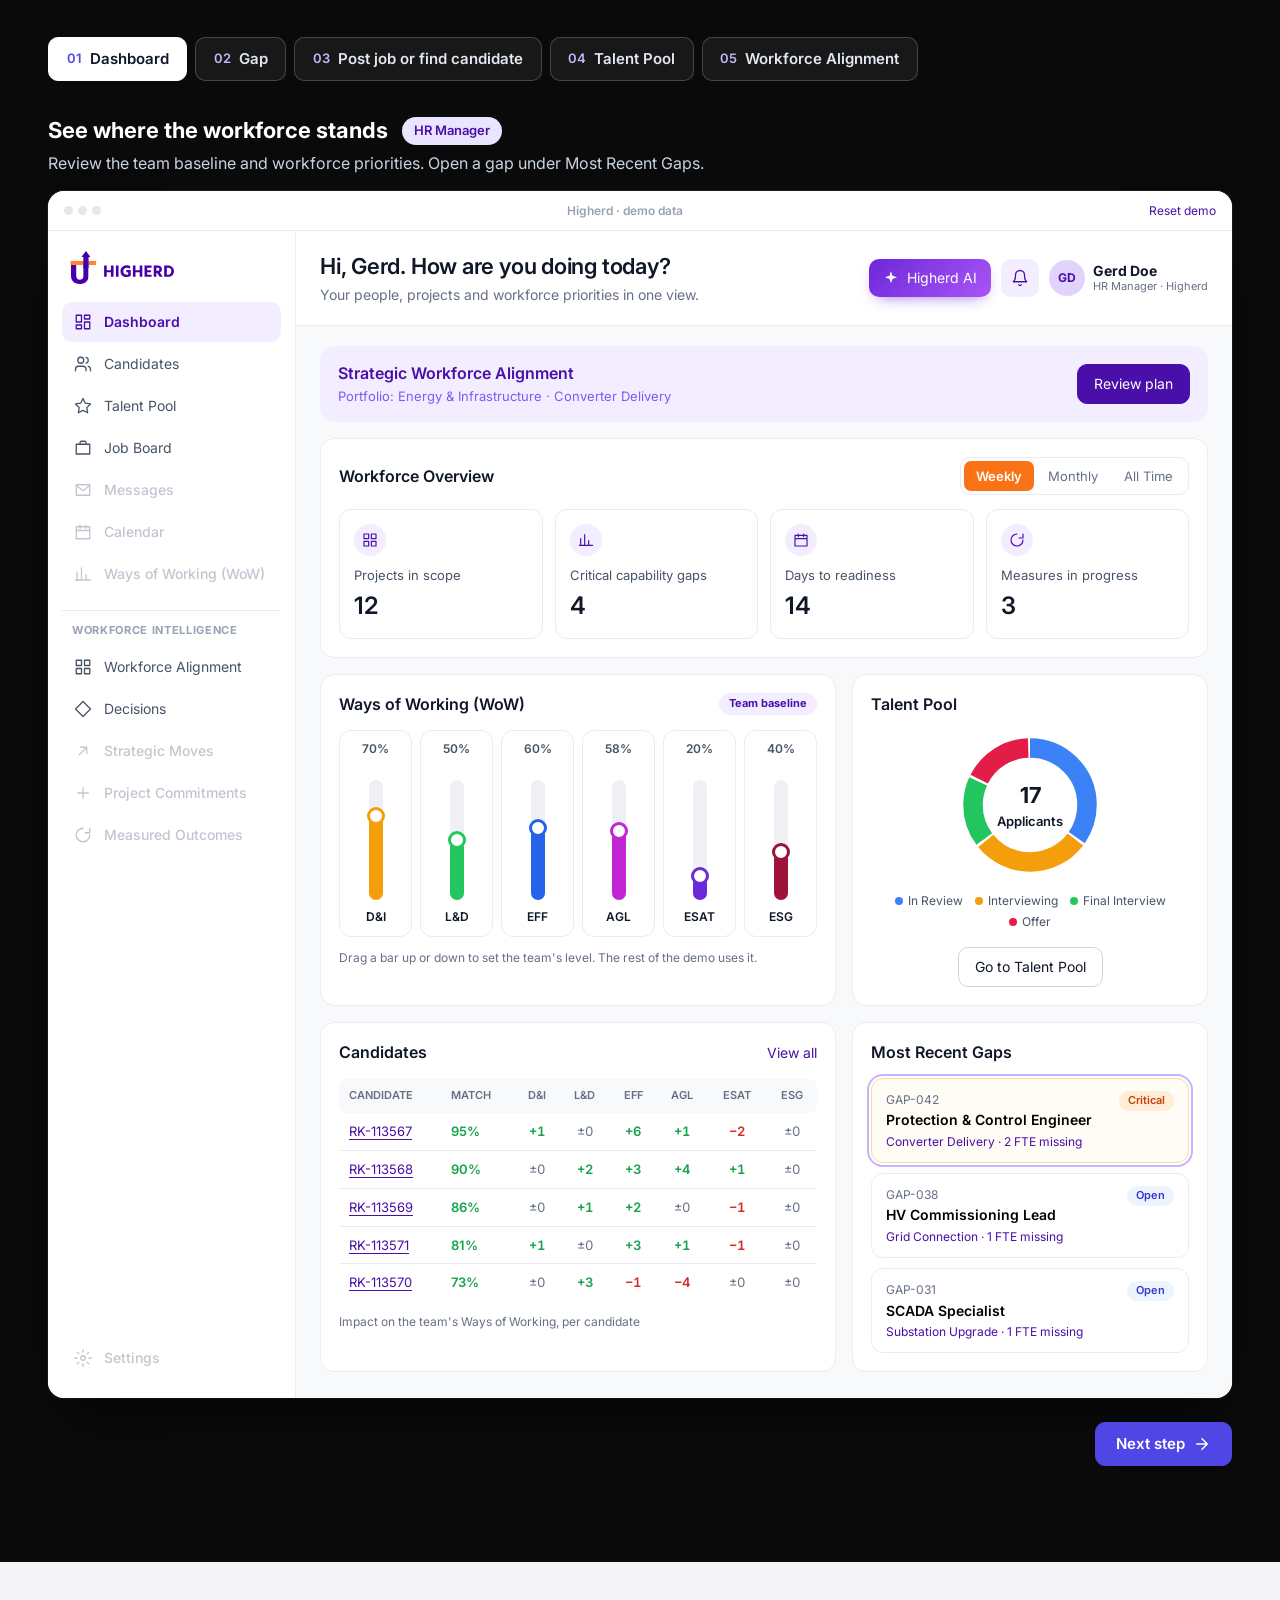
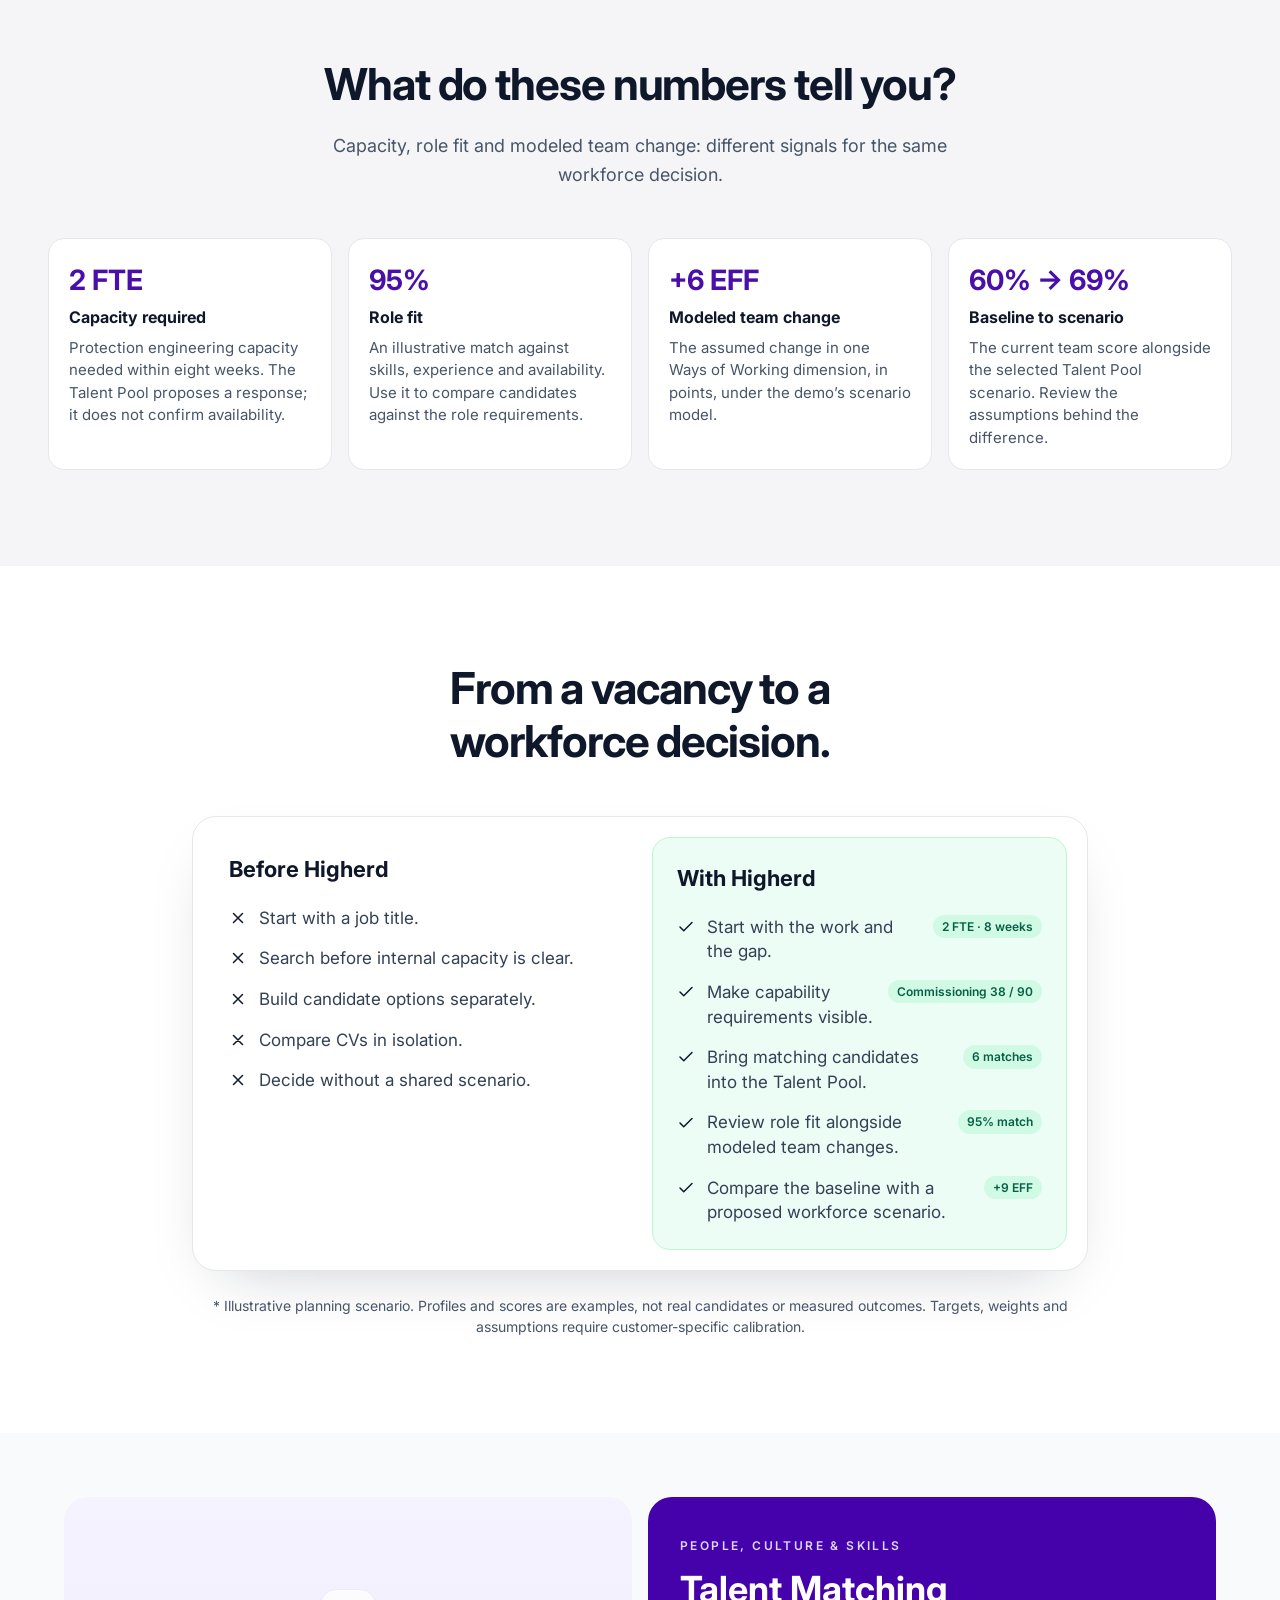
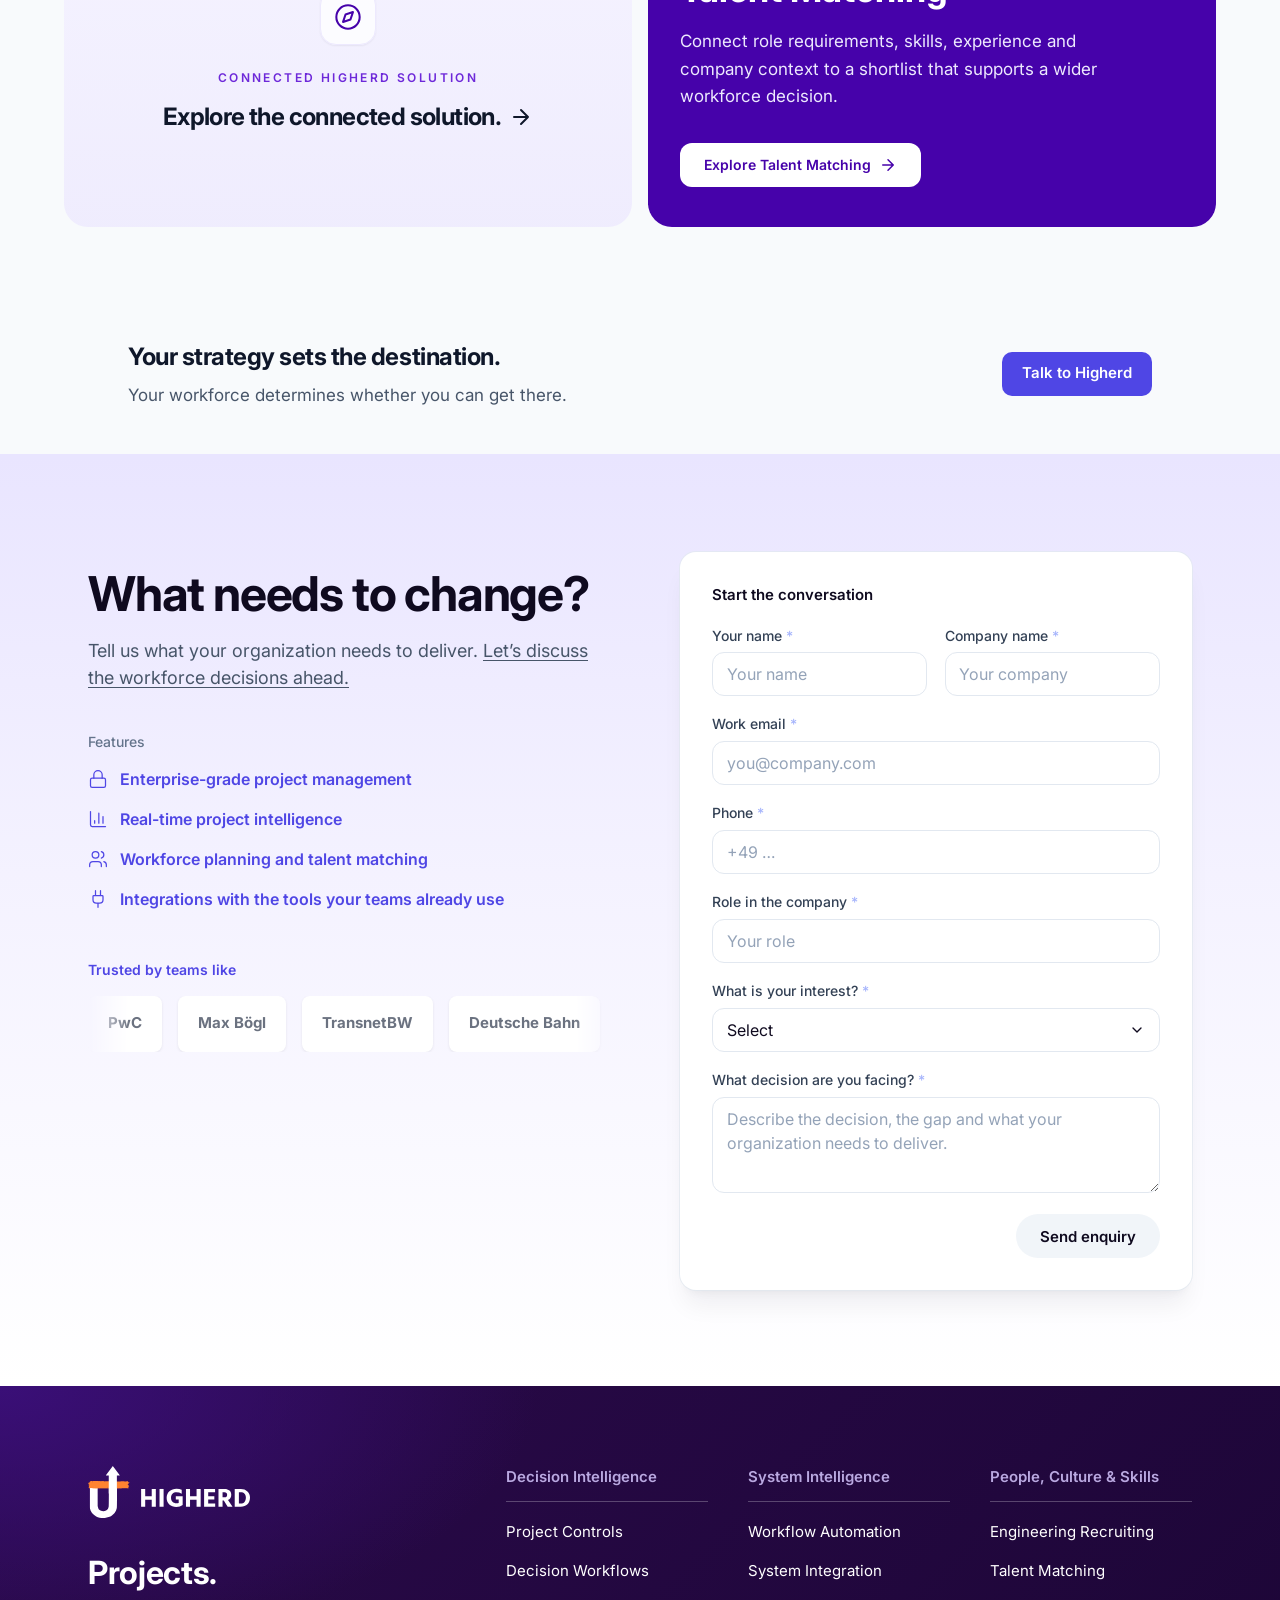
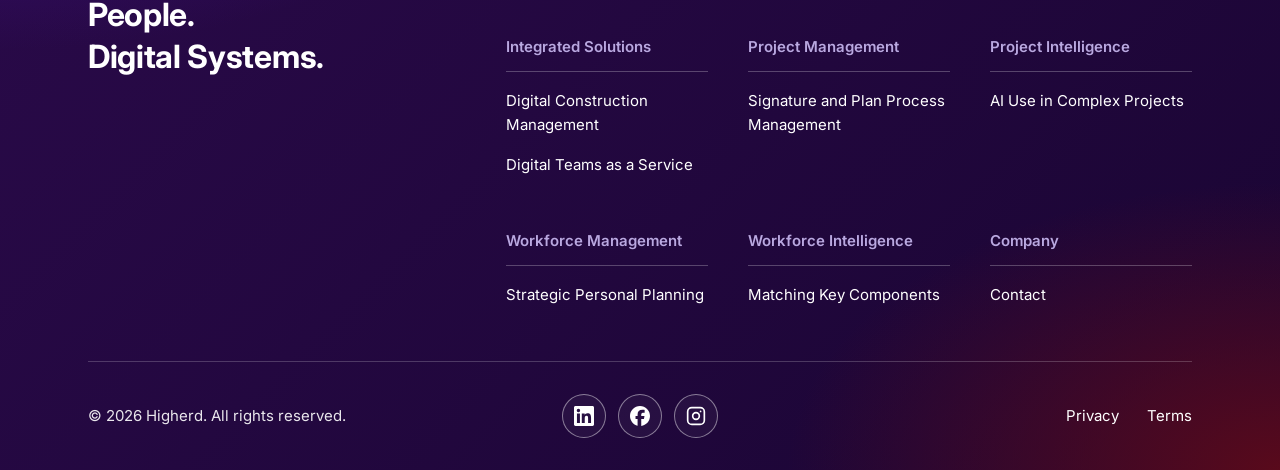
<file: wi-demo-2026/index.html>
<!DOCTYPE html>
<html lang="en">
<head>
  <meta charset="UTF-8">
  <meta name="viewport" content="width=device-width, initial-scale=1">
  <title>Engineering Talent Matching | Higherd</title>
  <meta name="description" content="Compare candidates by skills, experience and ways of working. See what each hire could bring to your team.">
  <meta name="theme-color" content="#1A0533">
  <meta name="robots" content="noindex">

  <!-- Open Graph -->
  <meta property="og:type" content="website">
  <meta property="og:site_name" content="Higherd">
  <meta property="og:title" content="Engineering Talent Matching | Higherd">
  <meta property="og:description" content="Compare candidates by skills, experience and ways of working. See what each hire could bring to your team.">
  <meta property="og:image" content="https://hi-gherd.com/assets/img/uc06/og-engineering-talent-matching-v2.jpg">
  <meta property="og:image:width" content="1200">
  <meta property="og:image:height" content="630">
  <meta property="og:image:alt" content="What would this hire change for your team? Engineering Talent Matching by Higherd: candidate comparison by skills coverage and ways of working.">
  <meta property="og:url" content="https://hi-gherd.com/wi-demo-2026">
  <meta name="twitter:card" content="summary_large_image">
  <meta name="twitter:title" content="Engineering Talent Matching | Higherd">
  <meta name="twitter:description" content="Compare candidates by skills, experience and ways of working. See what each hire could bring to your team.">
  <meta name="twitter:image" content="https://hi-gherd.com/assets/img/uc06/og-engineering-talent-matching-v2.jpg">

  <!-- Favicon -->
  <link rel="icon" href="/assets/img/favicon.svg?v=8" type="image/svg+xml">

  <!-- Fonts -->
  <link rel="preconnect" href="https://fonts.googleapis.com">
  <link rel="preconnect" href="https://fonts.gstatic.com" crossorigin>
  <link href="https://fonts.googleapis.com/css2?family=Inter:wght@400;500;600;700&display=swap" rel="stylesheet">

  <link rel="stylesheet" href="/css/style.css?v=11">
  <link rel="stylesheet" href="/css/uc06.css?v=14">
  <script src="/js/main.js?v=10" defer></script>
  <link rel="stylesheet" href="/css/uc06-demo.css?v=10">
  <script src="/js/uc06.js?v=3" defer></script>
  <script src="/js/uc06-demo.js?v=11" defer></script>
</head>
<body class="uc">

  <!-- Icon sprite (referenced with <use>) -->
  <svg class="sprite" xmlns="http://www.w3.org/2000/svg" aria-hidden="true" focusable="false">
    <symbol id="icon-linkedin" viewBox="0 0 24 24">
      <path fill="currentColor" d="M20.45 20.45h-3.55v-5.57c0-1.33-.03-3.04-1.85-3.04-1.86 0-2.14 1.45-2.14 2.94v5.67H9.35V9h3.41v1.56h.05c.48-.9 1.64-1.85 3.37-1.85 3.6 0 4.27 2.37 4.27 5.46v6.28zM5.34 7.43a2.06 2.06 0 1 1 0-4.13 2.06 2.06 0 0 1 0 4.13zm1.78 13.02H3.56V9h3.56v11.45zM22.23 0H1.77C.79 0 0 .77 0 1.73v20.54C0 23.23.79 24 1.77 24h20.45c.98 0 1.78-.77 1.78-1.73V1.73C24 .77 23.2 0 22.22 0z"/>
    </symbol>
    <symbol id="icon-instagram" viewBox="0 0 24 24">
      <g fill="none" stroke="currentColor" stroke-width="2" stroke-linecap="round" stroke-linejoin="round">
        <rect x="2" y="2" width="20" height="20" rx="5"/>
        <circle cx="12" cy="12" r="4"/>
        <path d="M17.5 6.5h.01"/>
      </g>
    </symbol>
    <symbol id="icon-tiktok" viewBox="0 0 24 24">
      <path fill="currentColor" d="M12.53.02C13.84 0 15.14.01 16.44 0c.08 1.53.63 3.09 1.75 4.17 1.12 1.11 2.7 1.62 4.24 1.79v4.03a10.6 10.6 0 0 1-5.82-1.9c-.01 2.92.01 5.84-.02 8.75a7.6 7.6 0 0 1-1.35 3.94 7.47 7.47 0 0 1-5.91 3.21 7.3 7.3 0 0 1-4.08-1.03 7.53 7.53 0 0 1-3.65-5.71c-.02-.5-.03-1-.01-1.49a7.5 7.5 0 0 1 8.73-6.68c.02 1.48-.04 2.96-.04 4.44a3.43 3.43 0 0 0-4.38 2.12c-.21.51-.15 1.07-.14 1.61a3.2 3.2 0 0 0 3.5 2.87 3.3 3.3 0 0 0 2.77-1.61c.19-.33.4-.67.41-1.06.1-1.79.06-3.57.07-5.36.01-4.03-.01-8.05.02-12.07z"/>
    </symbol>
    <symbol id="icon-facebook" viewBox="0 0 24 24">
      <path fill="currentColor" d="M9.1 23.69v-7.98H6.63v-3.67H9.1v-1.58c0-4.09 1.85-5.98 5.86-5.98.4 0 .96.04 1.47.1.39.04.78.11 1.14.2v3.32l-.65-.03-.73-.01c-.71 0-1.26.1-1.68.31-.28.14-.52.36-.68.62-.26.42-.37 1-.37 1.75v1.3h3.92l-.39 2.1-.29 1.56H13.5v8.25C19.4 23.24 24 18.18 24 12.04c0-6.63-5.37-12-12-12S0 5.42 0 12.04c0 5.63 3.87 10.35 9.1 11.65z"/>
    </symbol>
    <symbol id="icon-lock" viewBox="0 0 24 24">
      <g fill="none" stroke="currentColor" stroke-width="1.5" stroke-linecap="round" stroke-linejoin="round">
        <rect width="18" height="11" x="3" y="11" rx="2"/>
        <path d="M7 11V7a5 5 0 0 1 10 0v4"/>
      </g>
    </symbol>
    <symbol id="icon-chart" viewBox="0 0 24 24">
      <path fill="none" stroke="currentColor" stroke-width="1.5" stroke-linecap="round" stroke-linejoin="round" d="M3 3v16a2 2 0 0 0 2 2h16M18 17V9M13 17V5M8 17v-3"/>
    </symbol>
    <symbol id="icon-users" viewBox="0 0 24 24">
      <g fill="none" stroke="currentColor" stroke-width="1.5" stroke-linecap="round" stroke-linejoin="round">
        <path d="M16 21v-2a4 4 0 0 0-4-4H6a4 4 0 0 0-4 4v2M16 3.13a4 4 0 0 1 0 7.74M22 21v-2a4 4 0 0 0-3-3.87"/>
        <circle cx="9" cy="7" r="4"/>
      </g>
    </symbol>
    <symbol id="icon-plug" viewBox="0 0 24 24">
      <path fill="none" stroke="currentColor" stroke-width="1.5" stroke-linecap="round" stroke-linejoin="round" d="M12 22v-5M15 8V2M9 8V2M17 8a1 1 0 0 1 1 1v4a4 4 0 0 1-4 4h-4a4 4 0 0 1-4-4V9a1 1 0 0 1 1-1z"/>
    </symbol>
    <symbol id="icon-check" viewBox="0 0 24 24">
      <path fill="none" stroke="currentColor" stroke-width="2" stroke-linecap="round" stroke-linejoin="round" d="M20 6 9 17l-5-5"/>
    </symbol>
    <symbol id="icon-minus" viewBox="0 0 24 24">
      <path fill="none" stroke="currentColor" stroke-width="2.5" stroke-linecap="round" d="M6 12h12"/>
    </symbol>
    <symbol id="icon-x" viewBox="0 0 24 24">
      <path fill="none" stroke="currentColor" stroke-width="2" stroke-linecap="round" stroke-linejoin="round" d="M18 6 6 18M6 6l12 12"/>
    </symbol>
    <symbol id="icon-target" viewBox="0 0 24 24">
      <g fill="none" stroke="currentColor" stroke-width="1.5"><circle cx="12" cy="12" r="10"/><circle cx="12" cy="12" r="6"/><circle cx="12" cy="12" r="2"/></g>
    </symbol>
    <symbol id="icon-compass" viewBox="0 0 24 24">
      <g fill="none" stroke="currentColor" stroke-width="1.75" stroke-linecap="round" stroke-linejoin="round"><circle cx="12" cy="12" r="10"/><path d="m16.24 7.76-2.12 6.36-6.36 2.12 2.12-6.36z"/></g>
    </symbol>
    <symbol id="icon-arrow-left" viewBox="0 0 24 24">
      <path fill="none" stroke="currentColor" stroke-width="2" stroke-linecap="round" stroke-linejoin="round" d="M19 12H5M12 19l-7-7 7-7"/>
    </symbol>
    <symbol id="icon-arrow-right" viewBox="0 0 24 24">
      <path fill="none" stroke="currentColor" stroke-width="2" stroke-linecap="round" stroke-linejoin="round" d="M5 12h14M12 5l7 7-7 7"/>
    </symbol>
    <symbol id="icon-expand" viewBox="0 0 24 24">
      <path fill="none" stroke="currentColor" stroke-width="2" stroke-linecap="round" stroke-linejoin="round" d="M15 3h6v6M9 21H3v-6M21 3l-7 7M3 21l7-7"/>
    </symbol>
  </svg>

  <!-- ============ TOP BAR ============ -->
  <header class="uc-bar">
    <div class="uc-bar__inner">
      <a class="logo" href="/wi-demo-2026" aria-label="Higherd home">
        <img src="/assets/img/logo.svg?v=8" alt="Higherd" width="143" height="46">
      </a>
      <a class="uc-btn" href="#contact">Talk to Higherd</a>
    </div>
  </header>

  <main>
    <!-- ============ HERO ============ -->
    <section class="uc-hero" aria-labelledby="uc-title">
      <h1 id="uc-title" class="uc-hero__title">Can your workforce deliver your strategy?</h1>
      <p class="uc-hero__tag">Workforce Intelligence · Use case 06</p>
    </section>

    <!-- ============ PROJECT ENVIRONMENT ============ -->
    <section class="uc-section uc-showcase" aria-labelledby="env-title">
      <div class="uc-wrap uc-wrap--wide">
        <div class="uc-showcase__text">
          <div>
            <h2 id="env-title" class="uc-title">The delivery goal</h2>
            <p class="uc-copy">Converter Delivery is an energy transmission project in construction and commissioning. Work package WP-EL-042 needs protection and control expertise for an AC yard, including relay configuration, protection testing, IED communications and SCADA interfaces.</p>
          </div>
          <dl class="uc-stats">
            <div><dt>Current team size</dt><dd>18</dd></div>
            <div><dt>Specialists required</dt><dd>2 FTE</dd></div>
            <div><dt>Required readiness</dt><dd>8 weeks</dd></div>
          </dl>
        </div>
        <a class="uc-shot uc-shot--hero" href="/assets/img/uc06/crop-environment.webp" target="_blank" rel="noopener" aria-label="Open the work package screen in full size (new tab)">
          <img src="/assets/img/uc06/crop-environment.webp" alt="Work package WP-EL-042 in Higherd: Converter Delivery, Electrical Engineering, Protection Engineer, with its role requirements and team Ways of Working baseline." width="1903" height="1177" loading="lazy" decoding="async">
          <span class="uc-shot__hint"><svg aria-hidden="true" focusable="false"><use href="#icon-expand"/></svg>Full size</span>
        </a>
      </div>
    </section>

    <!-- ============ CHALLENGE ============ -->
    <section class="uc-section uc-section--soft" aria-labelledby="challenge-title">
      <div class="uc-wrap uc-wrap--wide uc-split uc-split--media">
        <a class="uc-shot uc-shot--trim" href="/assets/img/uc06/crop-challenge.webp" target="_blank" rel="noopener" aria-label="Open the capacity gap screen in full size (new tab)">
          <img src="/assets/img/uc06/crop-challenge.webp" alt="Required vs. available engineering capacity: protection system engineering 0 of 2 FTE; relay design, grid interface knowledge and commissioning evidence 1 of 2 FTE each." width="1290" height="1400" loading="lazy" decoding="async">
          <span class="uc-shot__hint"><svg aria-hidden="true" focusable="false"><use href="#icon-expand"/></svg>Full size</span>
        </a>
        <div>
          <h2 id="challenge-title" class="uc-title">What is standing in the way?</h2>
          <p class="uc-copy">Two FTE of protection engineering are needed within eight weeks. No internal specialist is confirmed. The decision is how to close the gap while meeting the team’s requirements.</p>
          <ul class="uc-checks uc-checks--gaps">
            <li><svg aria-hidden="true" focusable="false"><use href="#icon-minus"/></svg><span>Protection system engineering: 0 of 2 FTE available</span></li>
            <li><svg aria-hidden="true" focusable="false"><use href="#icon-minus"/></svg><span>Relay design, grid interfaces and commissioning evidence: 1 of 2 FTE each</span></li>
            <li><svg aria-hidden="true" focusable="false"><use href="#icon-minus"/></svg><span><a class="uc-checks__link" href="#journey" data-goto-step="2">Agility and efficiency are below agreed team targets</a></span></li>
            <li><svg aria-hidden="true" focusable="false"><use href="#icon-minus"/></svg><span><a class="uc-checks__link" href="#journey" data-goto-step="3">Options to review: internal mobility, external candidates or temporary specialist contracting</a></span></li>
          </ul>
        </div>
      </div>
    </section>

    <!-- ============ ROLE ============ -->
    <section class="uc-section uc-role" aria-labelledby="role-title">
      <div class="uc-wrap uc-wrap--wide uc-split uc-split--media uc-split--media-end">
        <div>
          <h2 id="role-title" class="uc-title">The role: Protection &amp; Control Commissioning Engineer</h2>
          <p class="uc-copy">This example explores external hiring as one response to the gap. The onsite contract role in Germany requires 3+ years in protection and control commissioning. The requirements distinguish general engineering skills, task-specific skills and test equipment.<a class="uc-footnote" href="#scenario-note" aria-label="Note: illustrative scenario, not a real case">*</a></p>
          <a class="uc-btn uc-btn--demo" href="#journey"><span class="uc-btn--demo__play" aria-hidden="true"><svg viewBox="0 0 24 24" focusable="false"><path d="M8 5.5v13l11-6.5z"/></svg></span>Explore the demo<svg class="uc-btn--demo__arrow" aria-hidden="true" focusable="false"><use href="#icon-arrow-right"/></svg></a>
        </div>
        <a class="uc-shot uc-shot--fit" href="/assets/img/uc06/crop-role.webp" target="_blank" rel="noopener" aria-label="Open the role details screen in full size (new tab)">
          <img src="/assets/img/uc06/crop-role.webp" alt="Role and Hiring Details: Protection and Control Commissioning Engineer, 2 FTE, contract, within 8 weeks, onsite in Germany, 3+ years in P&amp;C commissioning." width="698" height="528" loading="lazy" decoding="async">
          <span class="uc-shot__hint"><svg aria-hidden="true" focusable="false"><use href="#icon-expand"/></svg>Full size</span>
        </a>
      </div>
    </section>

    <!-- ============ JOURNEY ============ -->
    <section class="uc-band" id="journey" aria-labelledby="journey-title">
      <div class="uc-center">
        <h2 id="journey-title" class="uc-title">See the decision before you commit.</h2>
        <p class="uc-copy">Start with the baseline. Define the gap. Review a hiring option. Then explore a separate programme-level workforce scenario. All profiles and scores in this demo are illustrative.</p>
      </div>
      <div class="uc-screens">
        <div class="uc-tabs" data-tabs>
          <div class="uc-tabs__list" role="tablist" aria-label="Journey steps">
            <button class="uc-tab" role="tab" id="flow-tab-1" aria-controls="flow-1" aria-selected="true"><span>01</span>Dashboard</button>
            <button class="uc-tab" role="tab" id="flow-tab-2" aria-controls="flow-2" aria-selected="false" tabindex="-1"><span>02</span>Gap</button>
            <button class="uc-tab" role="tab" id="flow-tab-3" aria-controls="flow-3" aria-selected="false" tabindex="-1"><span>03</span>Post job or find candidate</button>
            <button class="uc-tab" role="tab" id="flow-tab-4" aria-controls="flow-4" aria-selected="false" tabindex="-1"><span>04</span>Talent Pool</button>
            <button class="uc-tab" role="tab" id="flow-tab-5" aria-controls="flow-5" aria-selected="false" tabindex="-1"><span>05</span>Workforce Alignment</button>
          </div>

          <div class="uc-panel uc-panel--app" role="tabpanel" id="flow-1" aria-labelledby="flow-tab-1">
            <div class="uc-caption">
              <h3 class="uc-caption__title">See where the workforce stands</h3>
              <p class="uc-caption__role">HR Manager</p>
              <p class="uc-caption__line">Review the team baseline and workforce priorities. Open a gap under Most Recent Gaps.</p>
            </div>
            <div class="hd" id="hd-1" aria-label="Interactive demo screen, step 01"></div>
          </div>

          <div class="uc-panel uc-panel--app" role="tabpanel" id="flow-2" aria-labelledby="flow-tab-2" hidden>
            <div class="uc-caption">
              <h3 class="uc-caption__title">Understand what needs to change</h3>
              <p class="uc-caption__role">HR Director</p>
              <p class="uc-caption__line">Compare capability and Ways of Working gaps with the work to be delivered. Review the options.</p>
            </div>
            <div class="hd" id="hd-2" aria-label="Interactive demo screen, step 02"></div>
          </div>

          <div class="uc-panel uc-panel--app" role="tabpanel" id="flow-3" aria-labelledby="flow-tab-3" hidden>
            <div class="uc-caption">
              <h3 class="uc-caption__title">Explore a hiring option</h3>
              <p class="uc-caption__role">Recruiter</p>
              <p class="uc-caption__line">In this demo, explore the job-creation and candidate-search workflow. Add selected candidates to the Talent Pool.</p>
            </div>
            <div class="hd" id="hd-3" aria-label="Interactive demo screen, step 03"></div>
          </div>

          <div class="uc-panel uc-panel--app" role="tabpanel" id="flow-4" aria-labelledby="flow-tab-4" hidden>
            <div class="uc-caption">
              <h3 class="uc-caption__title">Compare the proposed team scenario</h3>
              <p class="uc-caption__role">HR Manager</p>
              <p class="uc-caption__line">Review your Talent Pool. Open View Full Report to inspect a candidate’s illustrative contribution to the Ways of Working scores.</p>
            </div>
            <div class="hd" id="hd-4" aria-label="Interactive demo screen, step 04"></div>
          </div>

          <div class="uc-panel uc-panel--app" role="tabpanel" id="flow-5" aria-labelledby="flow-tab-5" hidden>
            <div class="uc-caption">
              <h3 class="uc-caption__title">Review the programme-level decision</h3>
              <p class="uc-caption__role">HR Director</p>
              <p class="uc-caption__line">Explore a separate scenario involving 120 specialists. Review its assumptions, modeled changes and the illustrative HR approval step.</p>
            </div>
            <div class="hd" id="hd-5" aria-label="Interactive demo screen, step 05"></div>
          </div>

          <div class="uc-tabs__nav">
            <button class="uc-step-btn" type="button" data-step="-1">
              <svg aria-hidden="true" focusable="false"><use href="#icon-arrow-left"/></svg>Previous
            </button>
            <button class="uc-step-btn uc-step-btn--next" type="button" data-step="1">
              Next step<svg aria-hidden="true" focusable="false"><use href="#icon-arrow-right"/></svg>
            </button>
            <a class="uc-step-btn uc-step-btn--next" href="#numbers" data-step-end hidden>
              Next: Understand the numbers<svg aria-hidden="true" focusable="false"><use href="#icon-arrow-right"/></svg>
            </a>
          </div>
        </div>
      </div>
    </section>

    <!-- ============ NUMBERS ============ -->
    <section class="uc-section uc-section--soft" id="numbers" aria-labelledby="numbers-title">
      <div class="uc-center">
        <h2 id="numbers-title" class="uc-title">What do these numbers tell you?</h2>
        <p class="uc-copy">Capacity, role fit and modeled team change: different signals for the same workforce decision.</p>
      </div>
      <div class="uc-numbers uc-screens">
        <div class="uc-number"><strong>2 FTE</strong><h3>Capacity required</h3><p>Protection engineering capacity needed within eight weeks. The Talent Pool proposes a response; it does not confirm availability.</p></div>
        <div class="uc-number"><strong>95%</strong><h3>Role fit</h3><p>An illustrative match against skills, experience and availability. Use it to compare candidates against the role requirements.</p></div>
        <div class="uc-number"><strong>+6 EFF</strong><h3>Modeled team change</h3><p>The assumed change in one Ways of Working dimension, in points, under the demo’s scenario model.</p></div>
        <div class="uc-number"><strong>60% → 69%</strong><h3>Baseline to scenario</h3><p>The current team score alongside the selected Talent Pool scenario. Review the assumptions behind the difference.</p></div>
      </div>
    </section>

    <!-- ============ BUSINESS IMPACT ============ -->
    <section class="uc-section" aria-labelledby="impact-title">
      <div class="uc-center">
        <h2 id="impact-title" class="uc-title">From a vacancy to a workforce decision.</h2>
      </div>
      <div class="uc-compare">
        <div class="uc-compare__col">
          <h3>Before Higherd</h3>
          <ul>
              <li><svg aria-hidden="true" focusable="false"><use href="#icon-x"/></svg><span>Start with a job title.</span></li>
              <li><svg aria-hidden="true" focusable="false"><use href="#icon-x"/></svg><span>Search before internal capacity is clear.</span></li>
              <li><svg aria-hidden="true" focusable="false"><use href="#icon-x"/></svg><span>Build candidate options separately.</span></li>
              <li><svg aria-hidden="true" focusable="false"><use href="#icon-x"/></svg><span>Compare CVs in isolation.</span></li>
              <li><svg aria-hidden="true" focusable="false"><use href="#icon-x"/></svg><span>Decide without a shared scenario.</span></li>
          </ul>
        </div>
        <div class="uc-compare__col uc-compare__col--after">
          <h3>With Higherd</h3>
          <ul>
              <li><svg aria-hidden="true" focusable="false"><use href="#icon-check"/></svg><span>Start with the work and the gap.</span><span class="uc-badge">2 FTE · 8 weeks</span></li>
              <li><svg aria-hidden="true" focusable="false"><use href="#icon-check"/></svg><span>Make capability requirements visible.</span><span class="uc-badge">Commissioning 38 / 90</span></li>
              <li><svg aria-hidden="true" focusable="false"><use href="#icon-check"/></svg><span>Bring matching candidates into the Talent Pool.</span><span class="uc-badge">6 matches</span></li>
              <li><svg aria-hidden="true" focusable="false"><use href="#icon-check"/></svg><span>Review role fit alongside modeled team changes.</span><span class="uc-badge">95% match</span></li>
              <li><svg aria-hidden="true" focusable="false"><use href="#icon-check"/></svg><span>Compare the baseline with a proposed workforce scenario.</span><span class="uc-badge">+9 EFF</span></li>
          </ul>
        </div>
      </div>
      <p class="uc-note" id="scenario-note">* Illustrative planning scenario. Profiles and scores are examples, not real candidates or measured outcomes. Targets, weights and assumptions require customer-specific calibration.</p>
    </section>

    <!-- ============ MORE SOLUTIONS ============ -->
    <section class="uc-more" aria-labelledby="more-title">
      <div class="uc-more__grid">
        <div class="uc-more__intro">
          <span class="uc-more__icon"><svg aria-hidden="true" focusable="false"><use href="#icon-compass"/></svg></span>
          <p class="uc-more__eyebrow">CONNECTED HIGHERD SOLUTION</p>
          <h2 id="more-title" class="uc-more__title">Explore the connected solution. <svg aria-hidden="true" focusable="false"><use href="#icon-arrow-right"/></svg></h2>
        </div>
        <div class="uc-more__card">
          <p class="uc-more__tag">People, Culture &amp; Skills</p>
          <h3 class="uc-more__name">Talent Matching</h3>
          <p class="uc-more__text">Connect role requirements, skills, experience and company context to a shortlist that supports a wider workforce decision.</p>
          <!-- TODO: later this should lead to all the use cases; only this one exists so far -->
          <a class="uc-more__link" href="https://hgwebsite.netlify.app/solution/talent-matching-platform" target="_blank" rel="noopener" aria-label="Explore Talent Matching (opens in a new tab)">Explore Talent Matching<svg aria-hidden="true" focusable="false"><use href="#icon-arrow-right"/></svg></a>
        </div>
      </div>
    </section>

    <!-- ============ CTA ============ -->
    <section class="uc-cta" aria-labelledby="cta-title">
      <div class="uc-cta__inner">
        <div>
          <h2 id="cta-title" class="uc-cta__title">Your strategy sets the destination.</h2>
          <p class="uc-cta__text">Your workforce determines whether you can get there.</p>
        </div>
        <a class="uc-btn" href="#contact">Talk to Higherd</a>
      </div>
    </section>

    <!-- ============ CONTACT ============ -->
    <section class="contact" id="contact" aria-labelledby="contact-title">
      <div class="contact__inner">
        <div class="contact__intro">
          <h2 id="contact-title" class="contact__title">What needs to change?</h2>
          <p class="contact__lead">Tell us what your organization needs to deliver. <a href="#field-name">Let’s discuss the workforce decisions ahead.</a></p>

          <h3 class="contact__label">Features</h3>
          <ul class="features">
            <li><svg aria-hidden="true" focusable="false"><use href="#icon-lock"/></svg>Enterprise-grade project management</li>
            <li><svg aria-hidden="true" focusable="false"><use href="#icon-chart"/></svg>Real-time project intelligence</li>
            <li><svg aria-hidden="true" focusable="false"><use href="#icon-users"/></svg>Workforce planning and talent matching</li>
            <li><svg aria-hidden="true" focusable="false"><use href="#icon-plug"/></svg>Integrations with the tools your teams already use</li>
          </ul>

          <h3 class="contact__label contact__label--accent">Trusted by teams like</h3>
          <!-- TODO: replace the text chips with the real client logo files (e.g. <img src="/assets/img/clients/db.svg" alt="Deutsche Bahn">) -->
          <div class="clients">
            <ul class="clients__track">
              <li>PwC</li>
              <li>Max Bögl</li>
              <li>TransnetBW</li>
              <li>Deutsche Bahn</li>
              <li>Alstom</li>
              <li>BEW</li>
              <li>Die Autobahn</li>
              <li>Hays</li>
            </ul>
            <!-- Duplicate for the seamless scrolling loop; hidden from screen readers -->
            <ul class="clients__track" aria-hidden="true">
              <li>PwC</li>
              <li>Max Bögl</li>
              <li>TransnetBW</li>
              <li>Deutsche Bahn</li>
              <li>Alstom</li>
              <li>BEW</li>
              <li>Die Autobahn</li>
              <li>Hays</li>
            </ul>
          </div>
        </div>

        <div class="contact__card">
          <!-- Submissions go to the Power Automate flow that creates leads in Dataverse (see js/main.js) -->
          <form class="form" id="contact-form" action="https://385ea8a6ffffe512ac85c80a4fae45.57.environment.api.powerplatform.com:443/powerautomate/automations/direct/cu/14/workflows/dfe2e9429ea7454392817fc9f128d90c/triggers/manual/paths/invoke?api-version=1&amp;sp=%2Ftriggers%2Fmanual%2Frun&amp;sv=1.0&amp;sig=K-pAIfadAdv733SdRgJgaCPsrMUJVd6QAwv980paERw" method="POST" novalidate>
            <p class="form__title">Start the conversation</p>

            <div class="form__row">
              <div class="field">
                <label for="field-name">Your name <span class="req" aria-hidden="true">*</span></label>
                <input id="field-name" name="name" type="text" placeholder="Your name" autocomplete="name" required>
                <p class="field__error" id="field-name-error"></p>
              </div>
              <div class="field">
                <label for="field-company">Company name <span class="req" aria-hidden="true">*</span></label>
                <input id="field-company" name="company" type="text" placeholder="Your company" autocomplete="organization" required>
                <p class="field__error" id="field-company-error"></p>
              </div>
            </div>

            <div class="field">
              <label for="field-email">Work email <span class="req" aria-hidden="true">*</span></label>
              <input id="field-email" name="email" type="email" placeholder="you@company.com" autocomplete="email" required>
              <p class="field__error" id="field-email-error"></p>
            </div>

            <div class="field">
              <label for="field-phone">Phone <span class="req" aria-hidden="true">*</span></label>
              <input id="field-phone" name="phone" type="tel" placeholder="+49 …" autocomplete="tel" required>
              <p class="field__error" id="field-phone-error"></p>
            </div>

            <div class="field">
              <label for="field-role">Role in the company <span class="req" aria-hidden="true">*</span></label>
              <input id="field-role" name="role" type="text" placeholder="Your role" autocomplete="organization-title" required>
              <p class="field__error" id="field-role-error"></p>
            </div>

            <div class="field">
              <label for="field-interest">What is your interest? <span class="req" aria-hidden="true">*</span></label>
              <select id="field-interest" name="requestType" required>
                <option value="">Select</option>
                <option>Project Management</option>
                <option>Project Intelligence</option>
                <option>Workforce Management</option>
                <option>Workforce Intelligence</option>
                <option>Not sure yet</option>
              </select>
              <p class="field__error" id="field-interest-error"></p>
            </div>

            <div class="field">
              <label for="field-message">What decision are you facing? <span class="req" aria-hidden="true">*</span></label>
              <textarea id="field-message" name="message" rows="3" placeholder="Describe the decision, the gap and what your organization needs to deliver." required></textarea>
              <p class="field__error" id="field-message-error"></p>
            </div>

            <p class="form__status" role="status" aria-live="polite"></p>

            <div class="form__actions">
              <button class="btn btn--light" type="submit">Send enquiry</button>
            </div>
          </form>

          <div class="form__success" hidden tabindex="-1">
            <span class="form__success-icon"><svg aria-hidden="true" focusable="false"><use href="#icon-check"/></svg></span>
            <p class="form__success-title">Thank you!</p>
            <p>We've received your message and will get back to you shortly.</p>
          </div>
        </div>
      </div>
    </section>
  </main>

  <!-- ============ FOOTER ============ -->
  <footer class="footer" id="site-footer">
    <div class="footer__inner">
      <div class="footer__top">
        <div class="footer__brand">
          <a class="logo" href="/" aria-label="Higherd home">
            <img src="/assets/img/logo-white-accent.svg?v=8" alt="Higherd" width="162" height="52" loading="lazy">
          </a>
          <p class="footer__tagline">Projects.<br>People.<br>Digital Systems.</p>
        </div>

        <nav class="footer__groups" aria-label="Footer">
          <div class="footer__group">
            <h2 class="footer__heading">Decision Intelligence</h2>
            <ul class="footer__links">
              <li><a href="#">Project Controls</a></li><!-- TODO: add URL -->
              <li><a href="#">Decision Workflows</a></li><!-- TODO: add URL -->
            </ul>
          </div>
          <div class="footer__group">
            <h2 class="footer__heading">System Intelligence</h2>
            <ul class="footer__links">
              <li><a href="#">Workflow Automation</a></li><!-- TODO: add URL -->
              <li><a href="#">System Integration</a></li><!-- TODO: add URL -->
            </ul>
          </div>
          <div class="footer__group">
            <h2 class="footer__heading">People, Culture &amp; Skills</h2>
            <ul class="footer__links">
              <li><a href="#">Engineering Recruiting</a></li><!-- TODO: add URL -->
              <li><a href="#">Talent Matching</a></li><!-- TODO: add URL -->
            </ul>
          </div>

          <div class="footer__group">
            <h2 class="footer__heading">Integrated Solutions</h2>
            <ul class="footer__links">
              <li><a href="#">Digital Construction Management</a></li><!-- TODO: add URL -->
              <li><a href="#">Digital Teams as a Service</a></li><!-- TODO: add URL -->
            </ul>
          </div>
          <div class="footer__group">
            <h2 class="footer__heading">Project Management</h2>
            <ul class="footer__links">
              <li><a href="#">Signature and Plan Process Management</a></li><!-- TODO: add URL -->
            </ul>
          </div>
          <div class="footer__group">
            <h2 class="footer__heading">Project Intelligence</h2>
            <ul class="footer__links">
              <li><a href="#">AI Use in Complex Projects</a></li><!-- TODO: add URL -->
            </ul>
          </div>

          <div class="footer__group">
            <h2 class="footer__heading">Workforce Management</h2>
            <ul class="footer__links">
              <li><a href="#">Strategic Personal Planning</a></li><!-- TODO: add URL -->
            </ul>
          </div>
          <div class="footer__group">
            <h2 class="footer__heading">Workforce Intelligence</h2>
            <ul class="footer__links">
              <li><a href="#">Matching Key Components</a></li><!-- TODO: add URL -->
            </ul>
          </div>
          <div class="footer__group">
            <h2 class="footer__heading">Company</h2>
            <ul class="footer__links">
              <li><a href="#contact">Contact</a></li>
            </ul>
          </div>
        </nav>
      </div>

      <div class="footer__bottom">
        <p class="footer__copy">&copy; <span id="year">2026</span> Higherd. All rights reserved.</p>

        <ul class="social">
          <li>
            <a class="social__link" href="https://www.linkedin.com/company/82263184/" target="_blank" rel="noopener noreferrer" aria-label="Higherd on LinkedIn (opens in a new tab)">
              <svg aria-hidden="true" focusable="false"><use href="#icon-linkedin"/></svg>
            </a>
          </li>
          <li>
            <a class="social__link" href="https://www.facebook.com/p/Higherd-Solutions-100089678569215/" target="_blank" rel="noopener noreferrer" aria-label="Higherd on Facebook (opens in a new tab)">
              <svg aria-hidden="true" focusable="false"><use href="#icon-facebook"/></svg>
            </a>
          </li>
          <li>
            <a class="social__link" href="https://www.instagram.com/higherd_solutions/" target="_blank" rel="noopener noreferrer" aria-label="Higherd on Instagram (opens in a new tab)">
              <svg aria-hidden="true" focusable="false"><use href="#icon-instagram"/></svg>
            </a>
          </li>
        </ul>

        <ul class="footer__legal">
          <li><a href="#">Privacy</a></li><!-- TODO: add URL -->
          <li><a href="#">Terms</a></li><!-- TODO: add URL -->
        </ul>
      </div>
    </div>
  </footer>

</body>
</html>
</file>
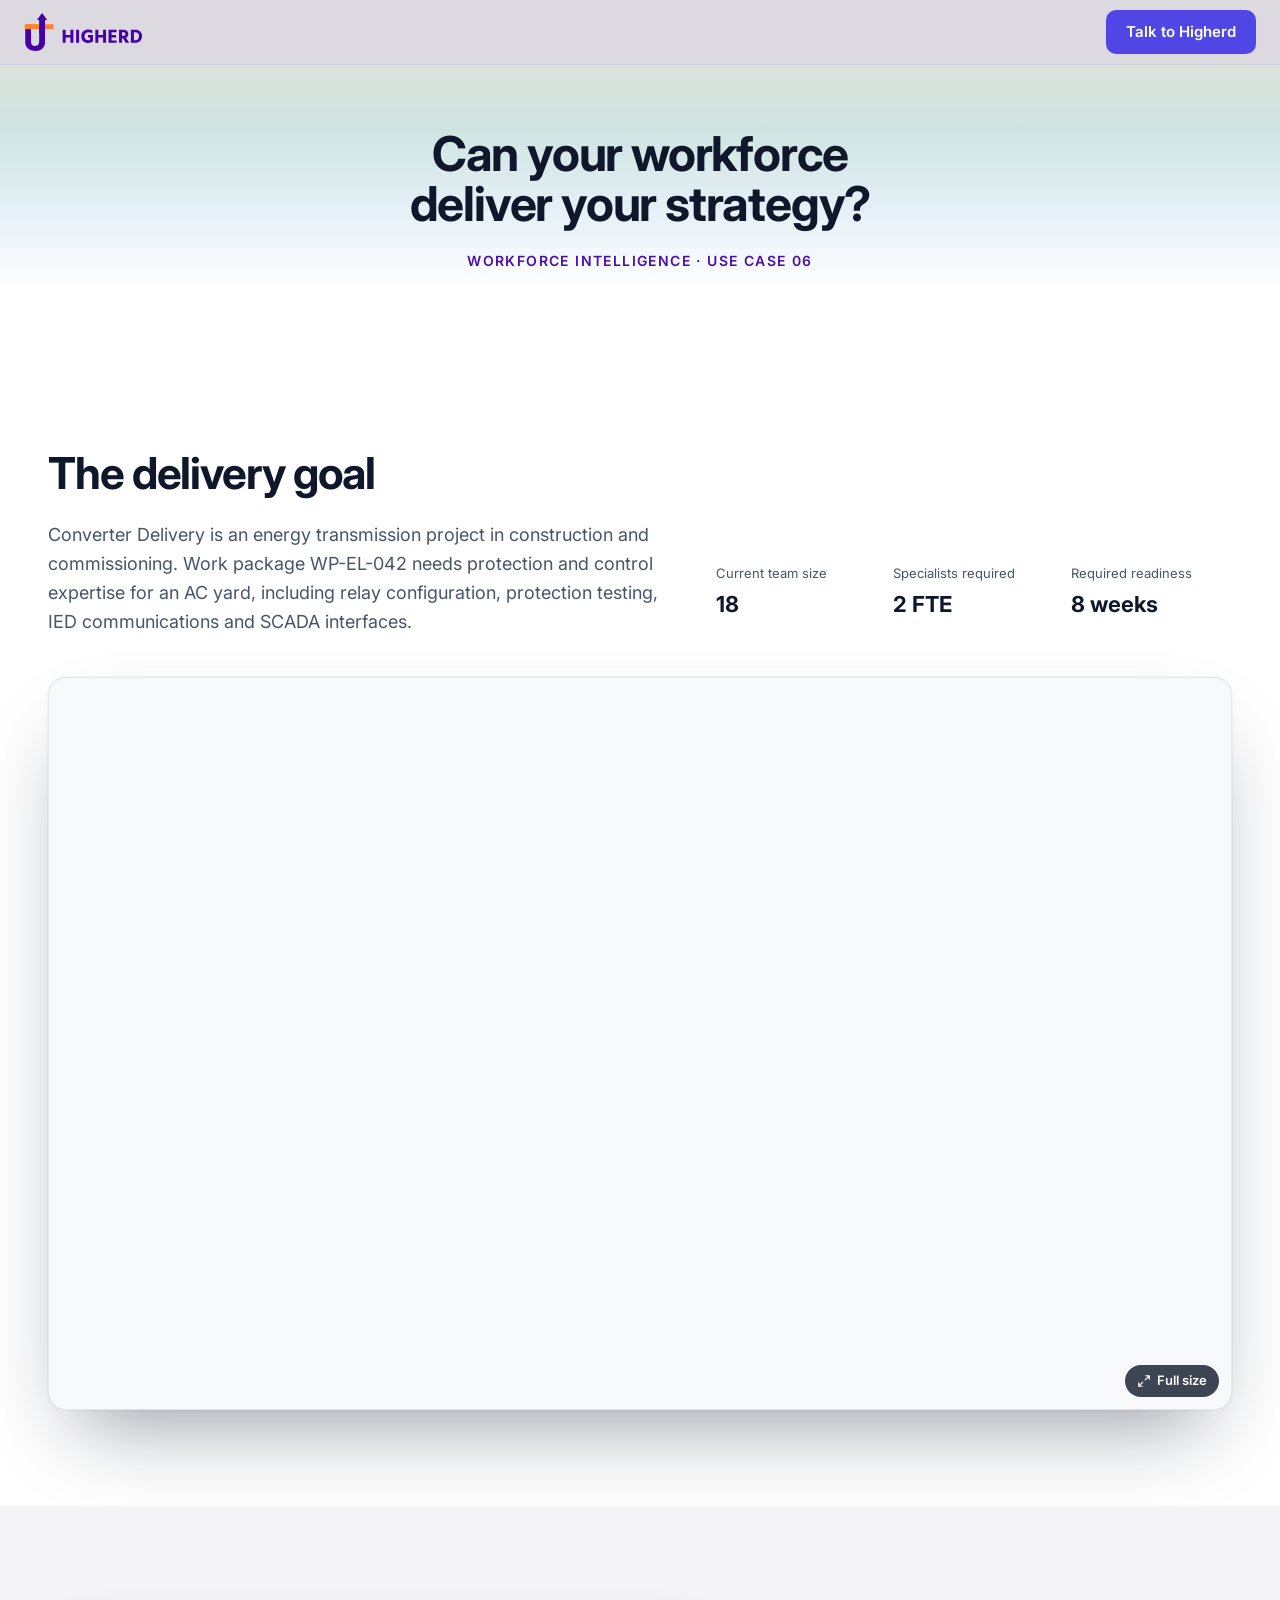
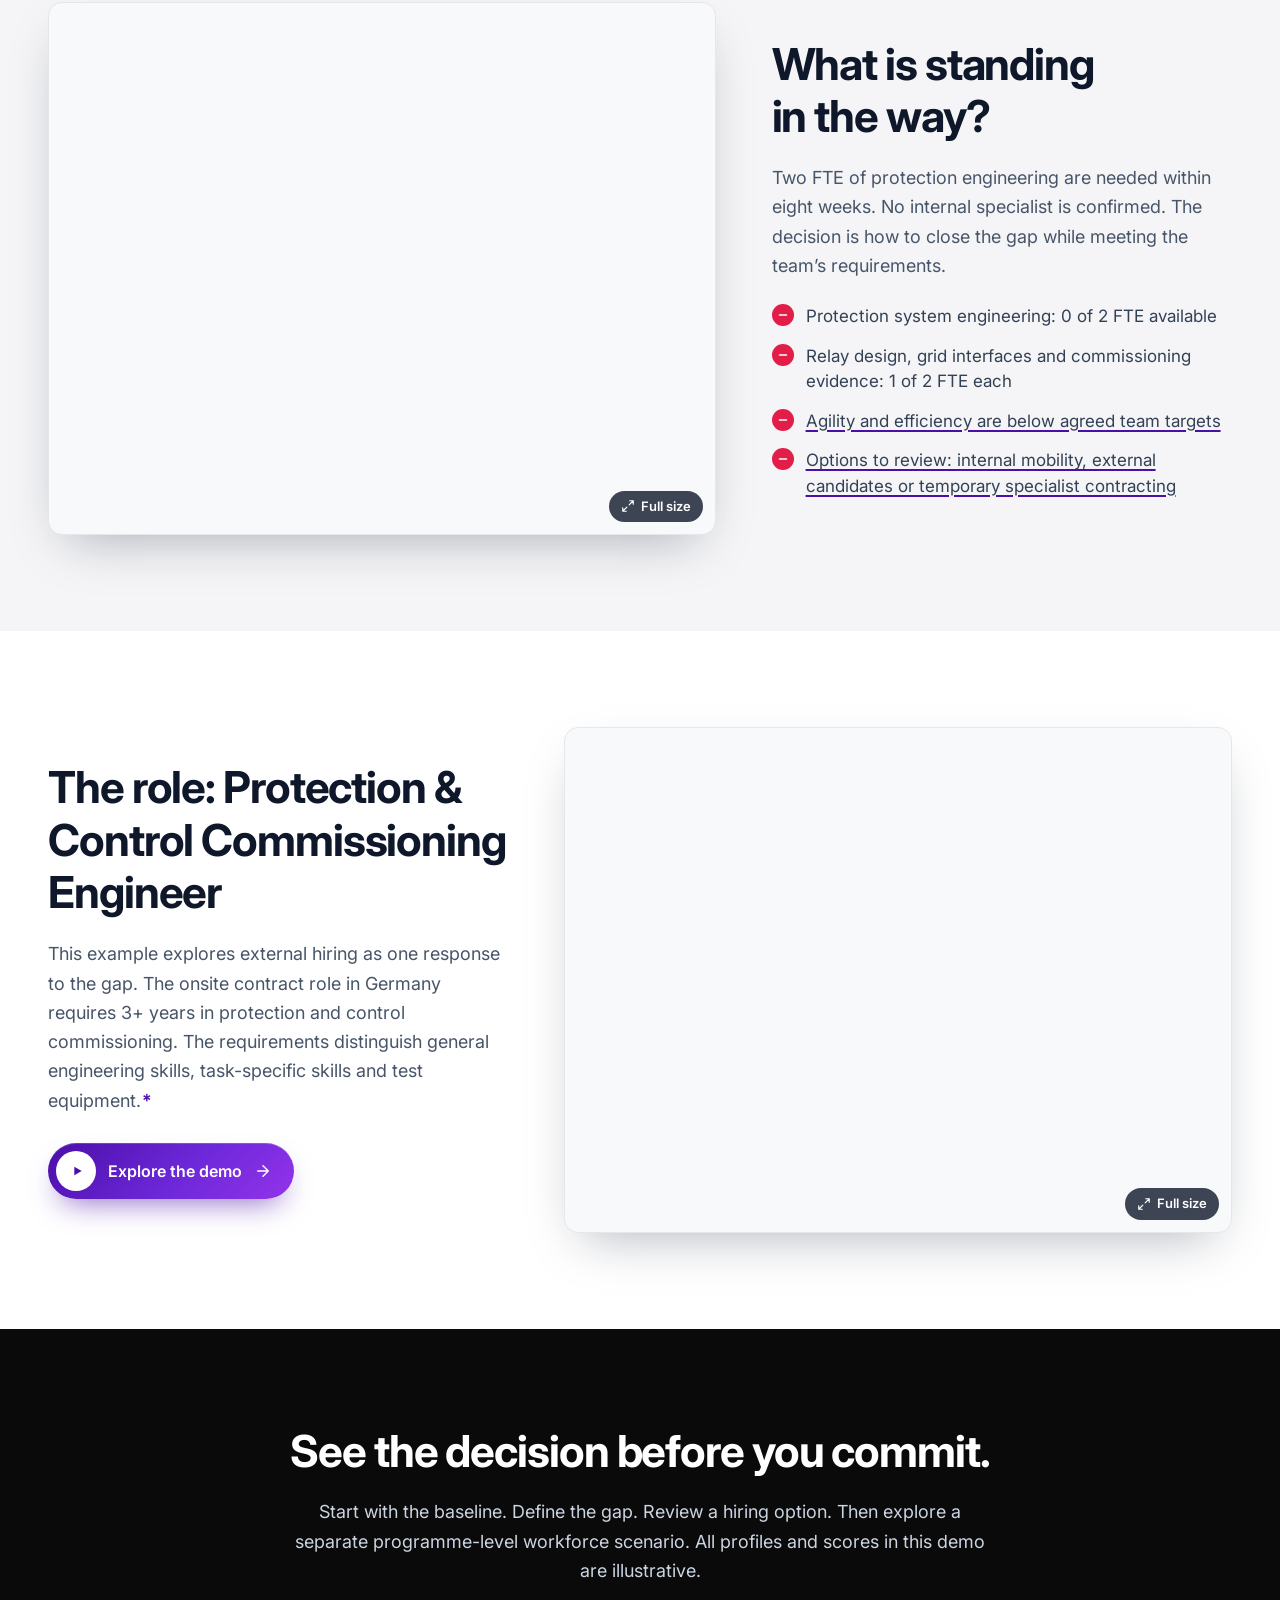
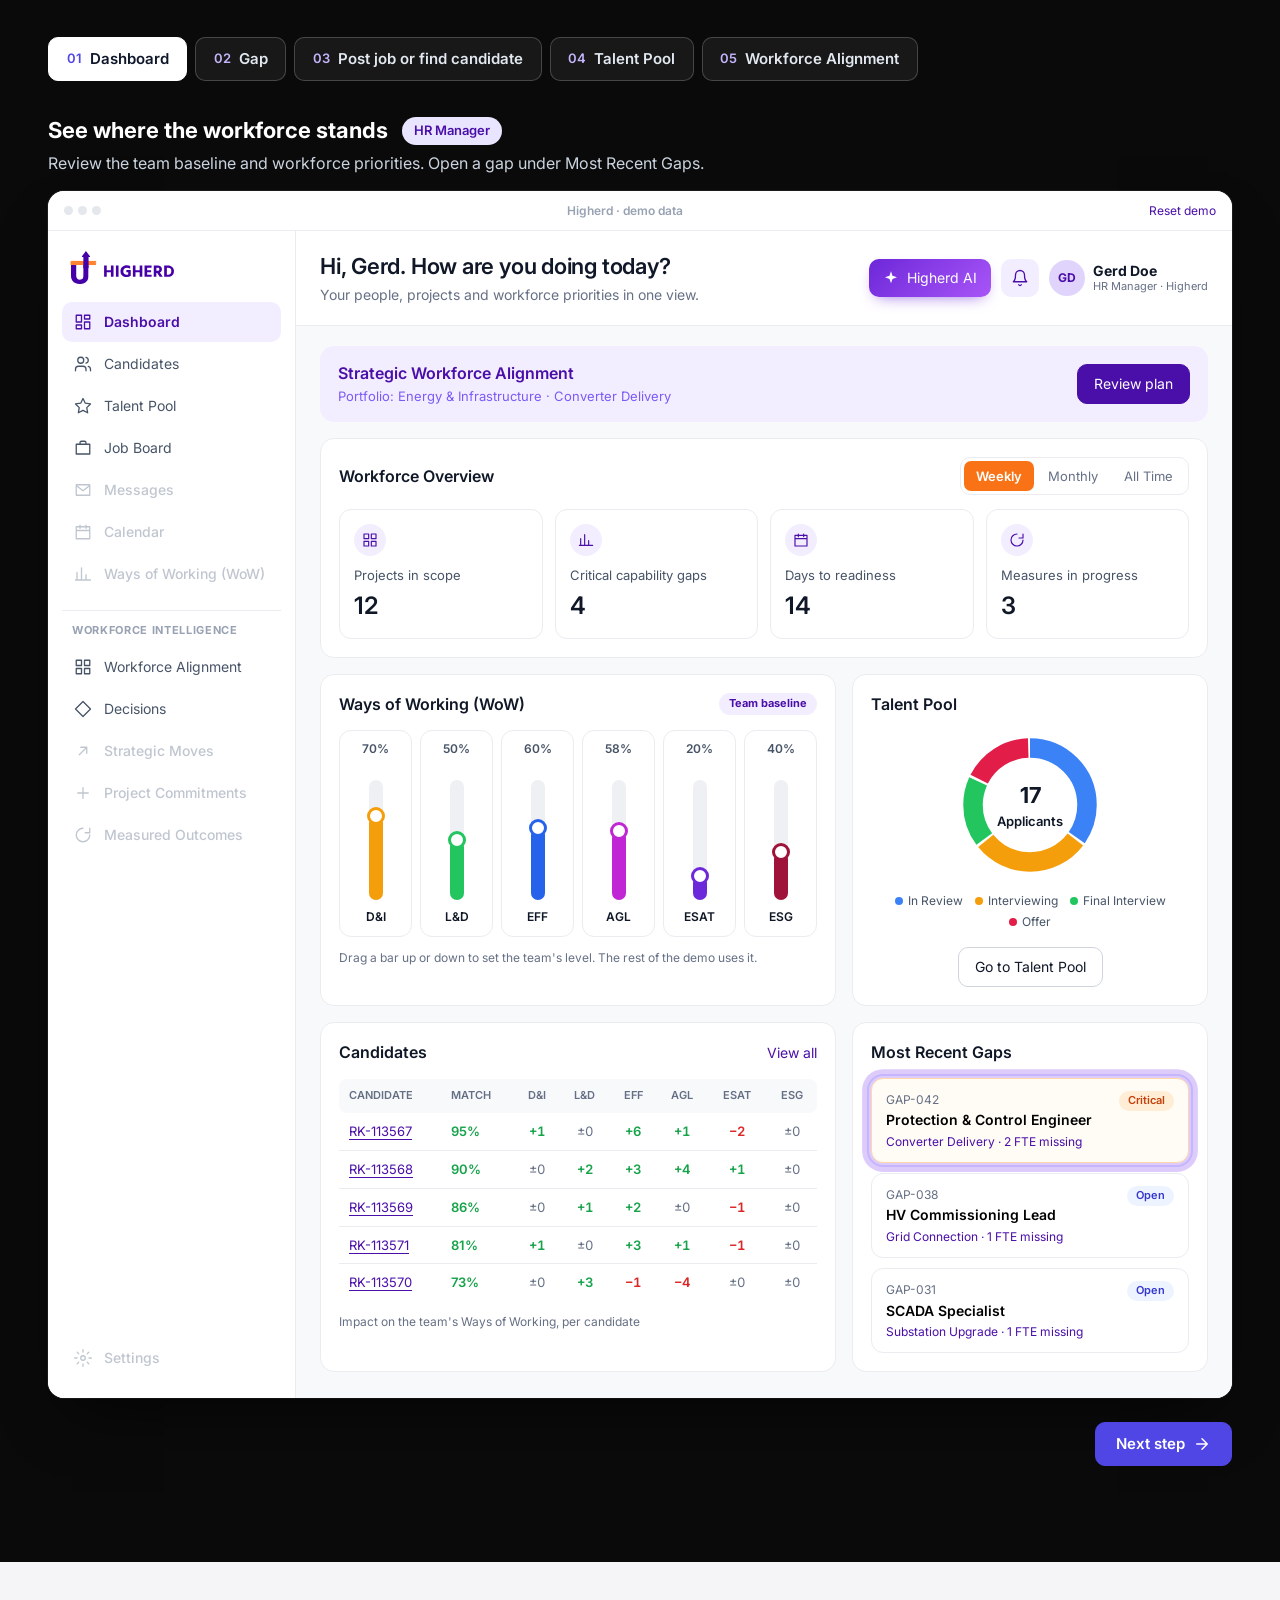
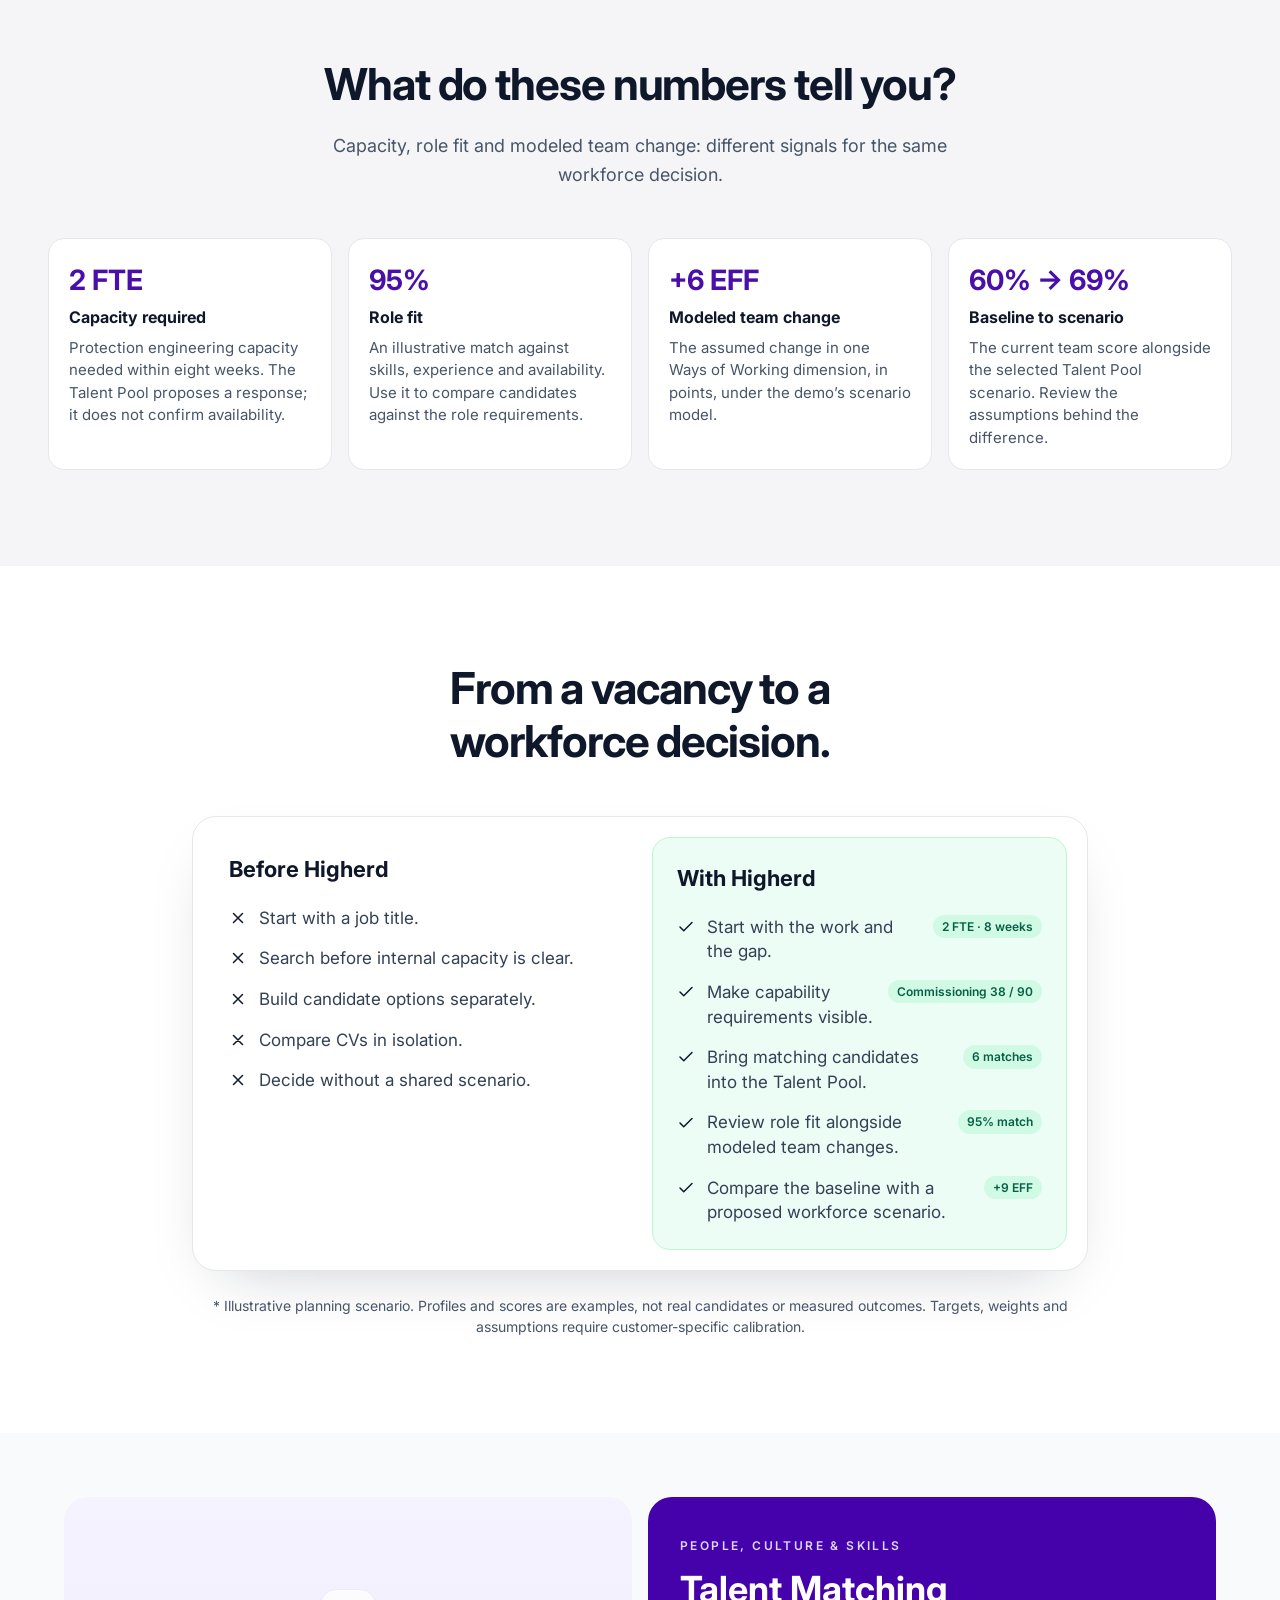
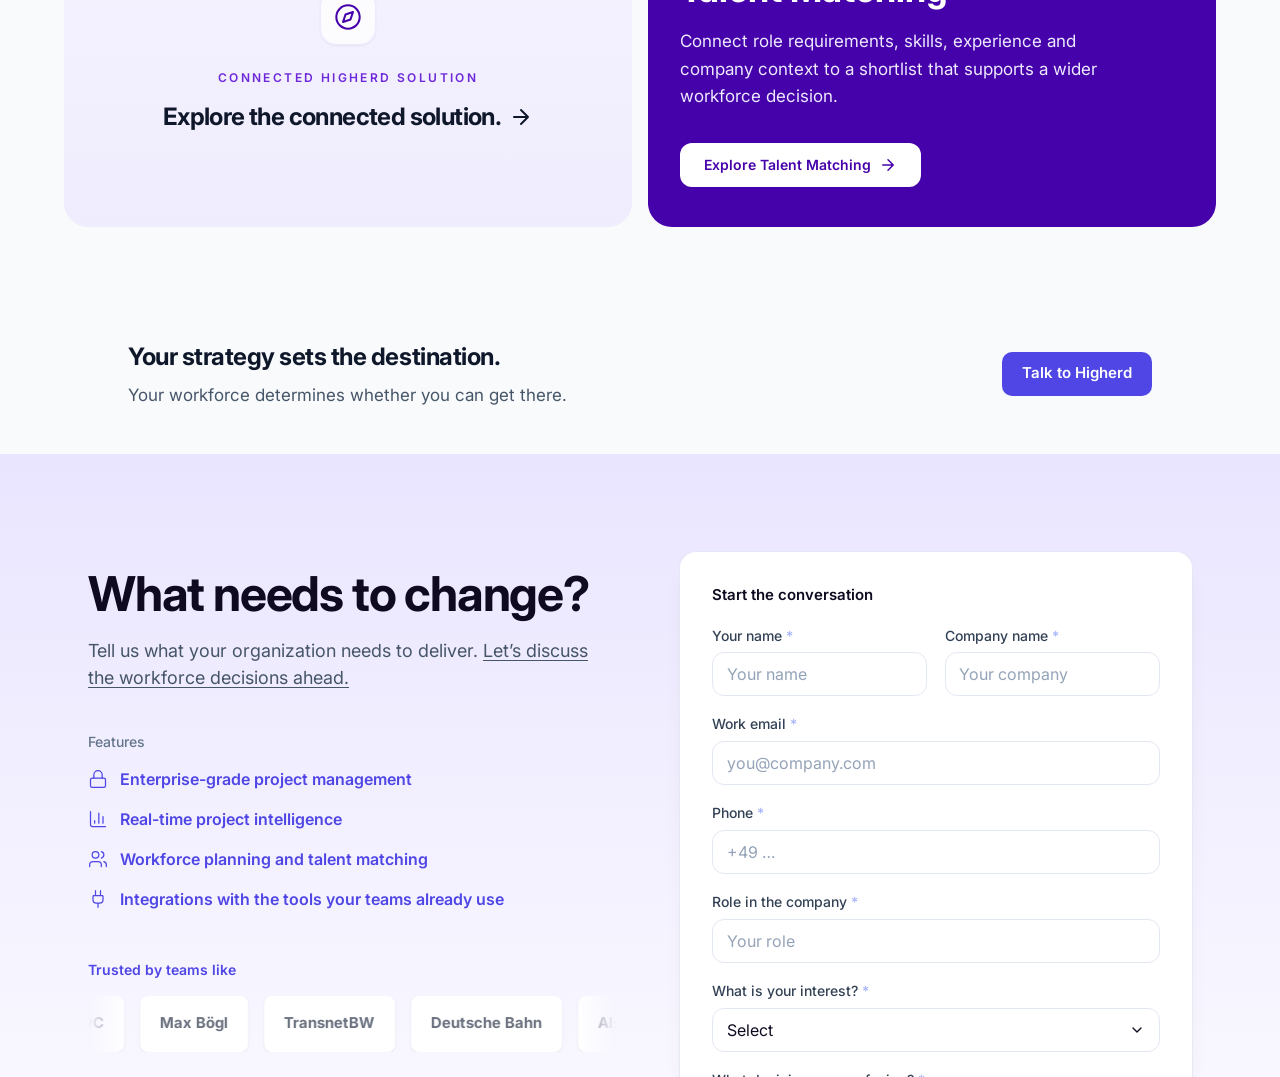
<file: wi-demo-2026/uc06/index.html>
<!DOCTYPE html>
<html lang="en">
<head>
  <meta charset="UTF-8">
  <title>Higherd</title>
  <meta name="robots" content="noindex">
  <!-- The use case moved to /wi-demo-2026; keeps links already shared working -->
  <meta http-equiv="refresh" content="0; url=/wi-demo-2026">
  <link rel="canonical" href="https://hi-gherd.com/wi-demo-2026">
</head>
<body>
  <p><a href="/wi-demo-2026">Continue to the Higherd use case</a></p>
</body>
</html>
</file>
<file: css/style.css>
/* =========================================================
   Higherd – single page
   Mobile-first. Breakpoints: 480px, 768px (tablet), 1024px (desktop)
   ========================================================= */

/* ---------- 1. Design tokens ---------- */
:root {
  --color-primary:      #4F46E5;
  --color-primary-dark: #4338CA;
  --color-logo:         #5B21B6;
  --color-bg-light:     #E9E5FF;
  --color-text:         #0F0A1F;
  --color-text-muted:   #475569;
  --color-footer-1:     #2A0A4A;
  --color-footer-2:     #1A0533;
  --color-footer-3:     #5C0A1A;
  --color-footer-glow:  #3B0F7A;
  --color-footer-head:  #B9A8E0;
  --color-white:        #FFFFFF;

  --font-sans: "Inter", system-ui, -apple-system, "Segoe UI", Roboto, Arial, sans-serif;

  --gutter: 16px;
  --content-max: 1200px;
  --tap: 44px;
  --radius-pill: 999px;
  --transition: 180ms ease;
}

/* ---------- 2. Reset & base ---------- */
*,
*::before,
*::after {
  box-sizing: border-box;
}

html {
  -webkit-text-size-adjust: 100%;
  scroll-behavior: smooth;
}

body {
  margin: 0;
  font-family: var(--font-sans);
  font-size: 1rem;
  line-height: 1.5;
  color: var(--color-text);
  background: var(--color-footer-2);
  -webkit-font-smoothing: antialiased;
}

img,
svg,
video {
  display: block;
  max-width: 100%;
}

h1,
h2,
p,
ul {
  margin: 0;
}

ul {
  padding: 0;
  list-style: none;
}

a {
  color: inherit;
}

/* Visible focus for keyboard users (white ring + purple halo works on video and dark footer) */
:focus-visible {
  outline: 3px solid var(--color-white);
  outline-offset: 3px;
  box-shadow: 0 0 0 6px rgba(79, 70, 229, 0.6);
}

/* Hidden SVG sprite */
.sprite {
  position: absolute;
  width: 0;
  height: 0;
  overflow: hidden;
}

/* ---------- 3. Shared components ---------- */

/* Logo */
.logo {
  display: inline-block;
  border-radius: 6px;
}

.logo img {
  height: 46px;
  width: auto;
}

/* Pill button */
.btn {
  display: inline-flex;
  align-items: center;
  justify-content: center;
  min-height: var(--tap);
  padding: 0 1.5rem;
  border-radius: var(--radius-pill);
  font-weight: 600;
  font-size: 0.9375rem;
  text-decoration: none;
  white-space: nowrap;
  transition: background-color var(--transition), transform var(--transition);
}

.btn--primary {
  background: var(--color-primary);
  color: var(--color-white);
}

.btn--primary:hover {
  background: var(--color-primary-dark);
}

.btn--primary:active {
  transform: translateY(1px);
}

/* Social icon buttons (circular outline, fill white on hover) */
.social {
  display: flex;
  gap: 12px;
}

.social__link {
  display: grid;
  place-items: center;
  width: var(--tap);
  height: var(--tap);
  border: 1px solid rgba(255, 255, 255, 0.45);
  border-radius: 50%;
  color: var(--color-white);
  background: rgba(255, 255, 255, 0.04);
  transition: background-color var(--transition), color var(--transition), border-color var(--transition);
}

.social__link svg {
  width: 20px;
  height: 20px;
}

.social__link:hover {
  background: var(--color-white);
  border-color: var(--color-white);
  color: var(--color-logo);
}

/* ---------- 4. Hero ---------- */
.hero {
  position: relative;
  display: grid;
  grid-template-rows: auto 1fr auto;
  min-height: 100vh;      /* fallback */
  min-height: 100svh;
  padding: 20px var(--gutter) 16px;
  color: var(--color-white);
  overflow: hidden;
  isolation: isolate;
}

/* Background video + poster fallback */
.hero__media {
  position: absolute;
  inset: 0;
  z-index: -1;
  background: var(--color-footer-2) url("../assets/img/hero-poster.jpg") center / cover no-repeat;
}

.hero__video {
  width: 100%;
  height: 100%;
  object-fit: cover;
}

/* Portrait screens: show the whole landscape frame so the video's own text isn't cropped.
   #090909 matches the video's background, so the letterbox is invisible. */
@media (max-aspect-ratio: 1/1) {
  .hero__media {
    background-color: #090909;
    background-size: contain;
  }

  .hero__video {
    object-fit: contain;
  }
}

/* Shade only the top and bottom edges (logo, buttons, chevron);
   the middle stays clear so the video's own typography reads cleanly */
.hero__overlay {
  position: absolute;
  inset: 0;
  background: linear-gradient(
    180deg,
    rgba(26, 5, 51, 0.8),
    rgba(26, 5, 51, 0.35) 12%,
    transparent 24%,
    transparent 72%,
    rgba(26, 5, 51, 0.7)
  );
}

/* Top bar */
.hero__bar {
  display: flex;
  align-items: center;
  min-height: var(--tap);
}

/* Socials + contact: bottom area on mobile */
.hero__actions {
  grid-row: 2;
  align-self: end;
  display: flex;
  flex-wrap: wrap;
  align-items: center;
  justify-content: space-between;
  gap: 16px;
  padding-top: 1.25rem;
  border-top: 1px solid rgba(255, 255, 255, 0.2);
}

/* Scroll-down chevron */
.hero__scroll {
  grid-row: 3;
  justify-self: center;
  display: grid;
  place-items: center;
  width: var(--tap);
  height: var(--tap);
  margin-top: 12px;
  border-radius: 50%;
  color: var(--color-white);
  opacity: 0.85;
}

.hero__scroll svg {
  width: 28px;
  height: 28px;
  animation: nudge 1.8s ease-in-out infinite;
}

.hero__scroll:hover {
  opacity: 1;
}

@keyframes nudge {
  0%, 100% { transform: translateY(0); }
  50%      { transform: translateY(6px); }
}

/* ---------- 4a. Intro (headline below the video) ---------- */
.intro {
  color: var(--color-text);
  background: linear-gradient(180deg, var(--color-white), var(--color-bg-light));
}

.intro__inner {
  display: grid;
  gap: 1.25rem;
  max-width: var(--content-max);
  margin: 0 auto;
  padding: 4rem var(--gutter) 1rem;
}

.intro__title {
  font-size: clamp(2.25rem, 4vw + 1rem, 4rem);
  font-weight: 700;
  line-height: 1.05;
  letter-spacing: -0.03em;
  text-wrap: balance;
}

.intro__subline {
  max-width: 34rem;
  font-size: clamp(1.0625rem, 0.4vw + 0.95rem, 1.25rem);
  line-height: 1.55;
  color: var(--color-text-muted);
}

@media (min-width: 1024px) {
  .intro__inner {
    grid-template-columns: minmax(0, 1fr) minmax(0, 26rem);
    align-items: end;
    gap: 4rem;
    padding-top: 6rem;
  }
}

/* ---------- 4b. Contact section (lavender → white, form card) ---------- */
.contact {
  scroll-margin-top: 0;
  box-shadow: 0 -2px 0 var(--color-bg-light);   /* hides a sub-pixel seam with the intro band */
  color: var(--color-text);
  background: linear-gradient(180deg, var(--color-bg-light) 0%, #F4F2FF 45%, var(--color-white) 100%);
}

/* Focus ring for light backgrounds */
.contact :focus-visible {
  outline-color: var(--color-primary);
  box-shadow: none;
}

.contact__inner {
  display: grid;
  grid-template-columns: minmax(0, 1fr);   /* stops the marquee from widening the column */
  gap: 3rem;
  max-width: var(--content-max);
  margin: 0 auto;
  padding: 4rem var(--gutter) 5rem;
}

.contact__title {
  font-size: clamp(2rem, 3vw + 1.25rem, 3rem);
  font-weight: 700;
  line-height: 1.1;
  letter-spacing: -0.025em;
}

.contact__lead {
  margin-top: 1rem;
  font-size: 1.125rem;
  color: var(--color-text-muted);
}

.contact__lead a {
  color: var(--color-text-muted);
  text-underline-offset: 3px;
}

.contact__lead a:hover {
  color: var(--color-primary);
}

.contact__label {
  margin: 2.5rem 0 1rem;
  font-size: 0.875rem;
  font-weight: 500;
  color: #64748B;
}

.contact__label--accent {
  margin-top: 3rem;
  font-weight: 600;
  color: var(--color-primary);
}

/* Feature list */
.features {
  display: grid;
  gap: 1.1rem;
}

.features li {
  display: flex;
  align-items: flex-start;
  gap: 0.75rem;
  font-weight: 600;
  line-height: 1.4;
  color: var(--color-primary);
}

.features svg {
  flex-shrink: 0;
  width: 20px;
  height: 20px;
  margin-top: 1px;
}

/* "Trusted by" marquee */
.clients {
  display: flex;
  overflow: hidden;
  mask-image: linear-gradient(90deg, transparent, #000 8%, #000 92%, transparent);
}

.clients__track {
  display: flex;
  flex-shrink: 0;
  gap: 1rem;
  padding-right: 1rem;
  animation: marquee 30s linear infinite;
}

.clients:hover .clients__track {
  animation-play-state: paused;
}

.clients__track li {
  display: grid;
  place-items: center;
  height: 56px;
  padding: 0 1.25rem;
  border-radius: 8px;
  background: var(--color-white);
  box-shadow: 0 1px 3px rgba(15, 10, 31, 0.08);
  font-weight: 700;
  font-size: 0.9375rem;
  color: #6B7280;
  white-space: nowrap;
}

@keyframes marquee {
  to { transform: translateX(-100%); }
}

/* Form card */
.contact__card {
  padding: 1.5rem 1.25rem;
  border-radius: 16px;
  background: var(--color-white);
  box-shadow:
    0 0 0 1px rgba(226, 232, 240, 0.7),
    0 20px 25px -5px rgba(15, 10, 31, 0.06),
    0 8px 10px -6px rgba(15, 10, 31, 0.05);
}

.form {
  display: grid;
  gap: 1.1rem;
}

.form__title {
  font-size: 0.9375rem;
  font-weight: 600;
}

.form__row {
  display: grid;
  gap: 1.1rem;
}

.field {
  display: grid;
  gap: 0.4rem;
}

.field label {
  font-size: 0.875rem;
  font-weight: 500;
  color: #334155;
}

.req {
  color: #A5B4FC;
}

.field input,
.field select,
.field textarea {
  width: 100%;
  min-height: var(--tap);
  padding: 0.55rem 0.85rem;
  border: 1px solid #E2E8F0;
  border-radius: 12px;
  background: var(--color-white);
  font: inherit;
  font-size: 1rem;      /* 16px avoids iOS zoom on focus */
  color: var(--color-text);
  transition: border-color var(--transition), box-shadow var(--transition);
}

.field textarea {
  min-height: 96px;
  resize: vertical;
}

.field select {
  appearance: none;
  padding-right: 2.5rem;
  background: var(--color-white) url("data:image/svg+xml,%3Csvg xmlns='http://www.w3.org/2000/svg' viewBox='0 0 24 24' fill='none' stroke='%230F0A1F' stroke-width='2' stroke-linecap='round' stroke-linejoin='round'%3E%3Cpath d='m6 9 6 6 6-6'/%3E%3C/svg%3E") right 0.85rem center / 16px no-repeat;
  cursor: pointer;
}

.field ::placeholder {
  color: #94A3B8;
}

.field input:hover,
.field select:hover,
.field textarea:hover {
  border-color: #CBD5E1;
}

.field input:focus,
.field select:focus,
.field textarea:focus {
  outline: none;
  border-color: var(--color-primary);
  box-shadow: 0 0 0 3px rgba(79, 70, 229, 0.18);
}

.field [aria-invalid="true"] {
  border-color: #DC2626;
}

.field [aria-invalid="true"]:focus {
  box-shadow: 0 0 0 3px rgba(220, 38, 38, 0.15);
}

.field__error {
  font-size: 0.8125rem;
  color: #DC2626;
}

.field__error:empty {
  display: none;
}

.form__status {
  font-size: 0.875rem;
  color: #B91C1C;
}

.form__status:empty {
  display: none;
}

.form__actions {
  display: flex;
  justify-content: flex-end;
  margin-top: 0.25rem;
}

/* Light pill button (as on the reference contact page) */
.btn--light {
  border: 0;
  background: #F1F5F9;
  color: var(--color-text);
  cursor: pointer;
  font-family: inherit;
}

.btn--light:hover {
  background: var(--color-primary);
  color: var(--color-white);
}

.btn--light[disabled] {
  cursor: progress;
  opacity: 0.7;
}

/* Success message */
.form__success {
  display: grid;
  justify-items: center;
  gap: 0.5rem;
  padding: 2.5rem 0;
  text-align: center;
  color: var(--color-text-muted);
  outline: none;
}

.form[hidden],
.form__success[hidden] {
  display: none;
}

.form__success-icon {
  display: grid;
  place-items: center;
  width: 56px;
  height: 56px;
  margin-bottom: 0.5rem;
  border-radius: 50%;
  background: var(--color-bg-light);
  color: var(--color-primary);
}

.form__success-icon svg {
  width: 28px;
  height: 28px;
}

.form__success-title {
  font-size: 1.25rem;
  font-weight: 700;
  color: var(--color-text);
}

@media (min-width: 480px) {
  .form__row {
    grid-template-columns: 1fr 1fr;
  }

  .contact__card {
    padding: 2rem;
  }
}

@media (min-width: 1024px) {
  .contact__inner {
    grid-template-columns: minmax(0, 1fr) minmax(0, 32rem);
    align-items: start;
    gap: 4rem;
    padding-top: 6rem;
    padding-bottom: 6rem;
  }

  .contact__intro {
    padding-top: 1rem;
  }
}

/* ---------- 5. Footer ---------- */
.footer {
  color: var(--color-white);
  background:
    radial-gradient(60% 55% at 0% 0%, rgba(59, 15, 122, 0.95), transparent 70%),
    radial-gradient(55% 60% at 100% 100%, rgba(92, 10, 26, 0.95), transparent 70%),
    linear-gradient(135deg, var(--color-footer-1), var(--color-footer-2));
}

.footer__inner {
  max-width: var(--content-max);
  margin: 0 auto;
  padding: 3.5rem var(--gutter) 2rem;
}

.footer__top {
  display: grid;
  gap: 2.5rem;
}

.footer__brand .logo img {
  height: 52px;
}

.footer__tagline {
  margin-top: 1.75rem;
  font-size: clamp(1.75rem, 1.5vw + 1.4rem, 2rem);
  font-weight: 700;
  line-height: 1.3;
  letter-spacing: -0.01em;
}

/* Link groups */
.footer__groups {
  display: grid;
  grid-template-columns: 1fr;
  gap: 2rem 2.5rem;
}

.footer__heading {
  padding-bottom: 0.75rem;
  border-bottom: 1px solid rgba(255, 255, 255, 0.25);
  font-size: 15px;
  font-weight: 600;
  color: var(--color-footer-head);
}

.footer__links {
  display: grid;
  gap: 0.25rem;
  margin-top: 0.75rem;
}

.footer__links a,
.footer__legal a {
  display: inline-block;
  padding: 0.35rem 0;   /* comfortable tap height */
  font-size: 15px;
  line-height: 1.6;
  text-decoration: none;
  text-underline-offset: 3px;
}

.footer__links a:hover,
.footer__legal a:hover {
  text-decoration: underline;
}

/* Bottom bar */
.footer__bottom {
  display: flex;
  flex-direction: column;
  align-items: center;
  gap: 1.25rem;
  margin-top: 3rem;
  padding-top: 2rem;
  border-top: 1px solid rgba(255, 255, 255, 0.2);
  text-align: center;
}

.footer__copy {
  font-size: 15px;
  color: rgba(255, 255, 255, 0.9);
}

.footer__legal {
  display: flex;
  gap: 1.75rem;
}

/* ---------- 6. Breakpoint: ≥480px ---------- */
@media (min-width: 480px) {
  .footer__groups {
    grid-template-columns: repeat(2, minmax(0, 1fr));
  }
}

/* ---------- 7. Breakpoint: ≥768px (tablet) ---------- */
@media (min-width: 768px) {
  :root {
    --gutter: 32px;
  }

  .hero {
    grid-template-rows: auto 1fr auto;
    padding-top: 24px;
  }

  /* Socials + contact move to the top-right, aligned with the logo */
  .hero__actions {
    grid-row: auto;   /* otherwise grid row 2 becomes its positioning box */
    position: absolute;
    top: 24px;
    right: var(--gutter);
    padding: 0;
    border: 0;
    gap: 20px;
  }

  .footer__groups {
    grid-template-columns: repeat(3, minmax(0, 1fr));
  }

  .footer__bottom {
    display: grid;
    grid-template-columns: 1fr auto 1fr;
    text-align: left;
  }

  .footer__legal {
    justify-self: end;
  }
}

/* ---------- 8. Breakpoint: ≥1024px (desktop) ---------- */
@media (min-width: 1024px) {
  :root {
    --gutter: 48px;
  }

  .footer__inner {
    padding-top: 5rem;
  }

  .footer__top {
    grid-template-columns: 35% 1fr;
    gap: 2rem;
  }

  .footer__groups {
    gap: 3rem 2.5rem;
  }
}

/* Wide screens: keep the gutter in line with the footer's 1200px column */
@media (min-width: 1296px) {
  :root {
    --gutter: calc((100vw - var(--content-max)) / 2);
  }

  .footer__inner,
  .intro__inner,
  .contact__inner {
    padding-left: 0;
    padding-right: 0;
  }
}

/* ---------- 9. Reduced motion ---------- */
@media (prefers-reduced-motion: reduce) {
  html {
    scroll-behavior: auto;
  }

  /* Hide the video; .hero__media shows the poster as background */
  .hero__video {
    display: none;
  }

  .hero__scroll svg,
  .clients__track {
    animation: none;
  }

  /* Without the animation, let visitors scroll the client row instead */
  .clients {
    overflow-x: auto;
  }

  .clients__track[aria-hidden="true"] {
    display: none;
  }

  *,
  *::before,
  *::after {
    transition-duration: 0.01ms !important;
  }
}
</file>
<file: css/uc06.css>
/* =========================================================
   Higherd – UC06 use case page (/wi-demo-2026)
   Follows the Higherd "Our Work" case-study layout.
   Builds on style.css (tokens, reset, .contact, .footer)
   ========================================================= */

.uc {
  --color-border:  #E5E7EB;
  --color-soft:    #F5F5F7;
  --color-tint:    #F5F3FF;
  --color-accent:  #4A0FA8;   /* purple used in the product screens */
  --color-ink:     #0F172A;
  --color-copy:    #475569;
  --color-teal:    #14B8A6;
  --color-band:    #0A0A0A;
  --radius-card:   24px;
  --shadow-card:   0 20px 50px -20px rgba(15, 23, 42, 0.35);
}

.uc main :focus-visible {
  outline-color: var(--color-primary);
  box-shadow: none;
}

.uc-band :focus-visible,
.uc .uc-band :focus-visible {
  outline-color: var(--color-white);
}

/* ---------- Header ---------- */
.uc-bar {
  position: sticky;
  top: 0;
  z-index: 20;
  border-bottom: 1px solid rgba(15, 23, 42, 0.06);
  background: rgba(255, 255, 255, 0.85);
  -webkit-backdrop-filter: blur(12px);
  backdrop-filter: blur(12px);
}

.uc-bar__inner {
  display: flex;
  align-items: center;
  justify-content: space-between;
  gap: 16px;
  padding: 10px 24px;
}

.uc-bar .logo img {
  height: 38px;
}

/* Jumps and step changes land below the sticky header */
.uc-tabs,
#journey,
#numbers,
#contact {
  scroll-margin-top: 76px;
}

/* ---------- Shared pieces ---------- */
.uc-btn {
  display: inline-flex;
  align-items: center;
  justify-content: center;
  min-height: var(--tap);
  padding: 0 1.25rem;
  border-radius: 10px;
  background: var(--color-primary);
  font-size: 0.9375rem;
  font-weight: 600;
  color: var(--color-white);
  text-decoration: none;
  transition: background-color var(--transition);
}

.uc-btn:hover {
  background: var(--color-primary-dark);
}

.uc-btn--dark {
  background: var(--color-ink);
}

.uc-btn--dark:hover {
  background: #1E293B;
}

.uc-section {
  padding: 4rem var(--gutter);
  color: var(--color-ink);
  background: var(--color-white);
}

.uc-section--soft {
  background: var(--color-soft);
}

.uc-wrap {
  max-width: 64rem;
  margin: 0 auto;
}

.uc-title {
  font-size: clamp(2rem, 2.2vw + 1.2rem, 2.75rem);
  font-weight: 700;
  line-height: 1.2;
  letter-spacing: -0.025em;
  text-wrap: balance;
}

.uc-copy {
  margin-top: 1.25rem;
  font-size: 1.125rem;
  line-height: 1.625;
  color: var(--color-copy);
}

.uc-center {
  max-width: 44rem;
  margin: 0 auto 3rem;
  text-align: center;
}

.uc-eyebrow {
  margin-bottom: 0.75rem;
  font-size: 0.875rem;
  font-weight: 600;
  letter-spacing: 0.1em;
  text-transform: uppercase;
  color: var(--color-primary);
}

/* Text beside an image */
.uc-split {
  display: grid;
  gap: 2.5rem;
  align-items: center;
}

.uc-media {
  overflow: hidden;
  border: 1px solid var(--color-border);
  border-radius: var(--radius-card);
  background: var(--color-white);
  box-shadow: var(--shadow-card);
}

.uc-media img {
  width: 100%;
  height: auto;
}

/* ---------- 1. Hero ---------- */
.uc-hero {
  padding: 4rem var(--gutter) 5rem;
  text-align: center;
  color: var(--color-ink);
  background: linear-gradient(#DBE2DB 0%, #CFE4E1 22%, #E4F0F7 50%, #FFFFFF 78%, #FFFFFF 100%);
}

.uc-hero__title {
  max-width: 48rem;
  margin: 0 auto;
  font-size: clamp(2.25rem, 2.5vw + 1.5rem, 3rem);
  font-weight: 700;
  line-height: 1.05;
  letter-spacing: -0.025em;
  text-wrap: balance;
}

.uc-hero__tag {
  margin-top: 1.25rem;
  font-size: 0.875rem;
  font-weight: 600;
  letter-spacing: 0.1em;
  text-transform: uppercase;
  color: var(--color-accent);
}

/* ---------- Project environment: figures ---------- */
.uc-stats {
  display: grid;
  grid-template-columns: repeat(3, minmax(0, 1fr));
  gap: 1rem;
  margin-top: 2rem;
  padding-top: 1.5rem;
  border-top: 1px solid var(--color-border);
}

.uc-stats dt {
  font-size: 0.8125rem;
  color: var(--color-copy);
}

.uc-stats dd {
  margin: 0.25rem 0 0;
  font-size: 1.375rem;
  font-weight: 700;
}

/* ---------- Challenge: arch image + check list ---------- */
.uc-arch {
  position: relative;
  justify-self: center;
  width: min(100%, 26rem);
}

.uc-arch::before {
  content: "";
  position: absolute;
  bottom: -1rem;
  left: -0.75rem;
  width: 7.5rem;
  height: 7.5rem;
  border-radius: 50%;
  background: #E9D5FF;
}

.uc-arch img {
  position: relative;
  width: 100%;
  height: auto;
  border-radius: 50% 50% 0 0 / 46% 46% 0 0;
  box-shadow: var(--shadow-card);
}

.uc-checks {
  display: grid;
  gap: 0.875rem;
  margin-top: 1.5rem;
}

.uc-checks li {
  display: flex;
  gap: 0.75rem;
  font-size: 1.0625rem;
  line-height: 1.5;
  color: #334155;
}

.uc-checks svg {
  flex: none;
  width: 22px;
  height: 22px;
  padding: 4px;
  border-radius: 50%;
  background: var(--color-teal);
  color: var(--color-white);
}

/* ---------- Role ---------- */
.uc-role .uc-btn {
  margin-top: 1.75rem;
}

/* ---------- Solutions ---------- */
.uc-solutions {
  display: grid;
  gap: 2.25rem 2rem;
  max-width: 72rem;
  margin: 0 auto;
  text-align: center;
}

.uc-solutions__icon {
  display: grid;
  place-items: center;
  width: 42px;
  height: 42px;
  margin: 0 auto 1rem;
  border-radius: 10px;
  background: var(--color-accent);
  color: var(--color-white);
}

.uc-solutions__icon svg {
  width: 22px;
  height: 22px;
}

.uc-solutions h3 {
  margin: 0;
  font-size: 1.125rem;
  font-weight: 700;
  line-height: 1.35;
}

.uc-solutions p {
  margin-top: 0.75rem;
  font-size: 0.9375rem;
  line-height: 1.6;
  color: var(--color-copy);
}

/* ---------- Business impact: before / after ---------- */
.uc-compare {
  display: grid;
  gap: 1.5rem;
  max-width: 56rem;
  margin: 0 auto;
  padding: 1.25rem;
  border: 1px solid var(--color-border);
  border-radius: var(--radius-card);
  background: var(--color-white);
  box-shadow: 0 24px 60px -30px rgba(15, 23, 42, 0.25);
}

.uc-compare__col {
  padding: 1rem;
}

.uc-compare__col--after {
  padding: 1.5rem;
  border: 1px solid #BBF7D0;
  border-radius: 18px;
  background: #ECFDF5;
}

.uc-compare h3 {
  margin: 0 0 1.25rem;
  font-size: 1.375rem;
  font-weight: 700;
}

.uc-compare ul {
  display: grid;
  gap: 1rem;
}

.uc-compare li {
  display: flex;
  gap: 0.75rem;
  align-items: flex-start;
  font-size: 1.0625rem;
  line-height: 1.45;
  color: #334155;
}

.uc-compare li > svg {
  flex: none;
  width: 18px;
  height: 18px;
  margin-top: 0.2rem;
  color: var(--color-ink);
}

.uc-compare li > span:not(.uc-badge) {
  flex: 1;
}

.uc-badge {
  flex: none;
  padding: 3px 9px;
  border-radius: var(--radius-pill);
  background: #D1FAE5;
  font-size: 0.75rem;
  font-weight: 600;
  white-space: nowrap;
  color: #065F46;
}

/* Gap list: minus marks for what is missing */
.uc-checks--gaps svg {
  background: #E11D48;
}

.uc-checks__link {
  color: inherit;
  text-decoration: underline;
  text-decoration-color: var(--color-accent);
  text-decoration-thickness: 1.5px;
  text-underline-offset: 3px;
}

.uc-checks__link:hover {
  color: var(--color-accent);
}

/* Footnote mark pointing to the scenario note */
.uc-footnote {
  margin-left: 1px;
  font-weight: 600;
  color: var(--color-accent);
  text-decoration: none;
}

.uc-footnote:hover {
  text-decoration: underline;
}

.uc-note {
  max-width: 56rem;
  margin: 1.5rem auto 0;
  font-size: 0.875rem;
  text-align: center;
  color: var(--color-copy);
}

/* ---------- Journey + scenario: screens ---------- */
.uc-band {
  padding: 4.5rem var(--gutter);
  color: var(--color-white);
  background: var(--color-band);
}

.uc-band .uc-copy {
  color: #CBD5E1;
}

.uc-band .uc-eyebrow {
  color: #C4B5FD;
}

.uc-screens {
  max-width: 76rem;
  margin: 0 auto;
}

.uc-tabs__list {
  display: flex;
  gap: 8px;
  margin: 0 calc(var(--gutter) * -1) 2rem;
  padding: 4px var(--gutter);
  overflow-x: auto;
  scrollbar-width: none;
}

.uc-tabs__list::-webkit-scrollbar {
  display: none;
}

.uc-tab {
  display: inline-flex;
  flex: none;
  align-items: center;
  gap: 8px;
  min-height: var(--tap);
  padding: 0 1.1rem;
  border: 1px solid var(--color-border);
  border-radius: 10px;
  background: var(--color-white);
  font: inherit;
  font-size: 0.9375rem;
  font-weight: 600;
  color: var(--color-copy);
  cursor: pointer;
  transition: background-color var(--transition), color var(--transition), border-color var(--transition);
}

.uc-tab span {
  font-size: 0.8125rem;
  color: var(--color-primary);
}

.uc-tab:hover {
  border-color: var(--color-primary);
  color: var(--color-ink);
}

.uc-tab[aria-selected="true"] {
  border-color: var(--color-primary);
  background: var(--color-primary);
  color: var(--color-white);
}

.uc-tab[aria-selected="true"] span {
  color: #E0E7FF;
}

.uc-band .uc-tab {
  border-color: rgba(255, 255, 255, 0.2);
  background: rgba(255, 255, 255, 0.06);
  color: #E2E8F0;
}

.uc-band .uc-tab span {
  color: #C4B5FD;
}

.uc-band .uc-tab:hover {
  border-color: var(--color-white);
  color: var(--color-white);
}

.uc-band .uc-tab[aria-selected="true"] {
  border-color: var(--color-white);
  background: var(--color-white);
  color: var(--color-ink);
}

.uc-band .uc-tab[aria-selected="true"] span {
  color: var(--color-primary);
}

.uc-panel {
  display: grid;
  gap: 1.5rem;
}

.uc-panel[hidden] {
  display: none;
}

.uc-caption__title {
  margin: 0;
  font-size: 1.375rem;
  font-weight: 700;
  line-height: 1.25;
}

.uc-caption__role {
  display: inline-block;
  margin-top: 0.625rem;
  padding: 4px 12px;
  border-radius: var(--radius-pill);
  background: var(--color-bg-light);
  font-size: 0.8125rem;
  font-weight: 600;
  color: var(--color-accent);
}

.uc-points {
  display: grid;
  gap: 0.6rem;
  margin-top: 1.25rem;
}

.uc-points li {
  position: relative;
  padding-left: 1.25rem;
  line-height: 1.5;
  color: var(--color-copy);
}

.uc-points li::before {
  content: "";
  position: absolute;
  left: 0;
  top: 0.6em;
  width: 7px;
  height: 7px;
  border-radius: 50%;
  background: var(--color-primary);
}

.uc-band .uc-points li {
  color: #CBD5E1;
}

.uc-band .uc-points li::before {
  background: #C4B5FD;
}

.uc-shots {
  display: grid;
  gap: 1.25rem;
}

/* Screenshot (opens full size in a new tab) */
.uc-shot {
  position: relative;
  display: block;
  overflow: hidden;
  border: 1px solid var(--color-border);
  border-radius: 14px;
  background: #F8F9FA;
  box-shadow: var(--shadow-card);
}

.uc-shot img {
  width: 100%;
  height: auto;
}

.uc-shot__hint {
  position: absolute;
  right: 12px;
  bottom: 12px;
  display: inline-flex;
  align-items: center;
  gap: 6px;
  padding: 6px 12px;
  border-radius: var(--radius-pill);
  background: rgba(15, 23, 42, 0.8);
  font-size: 0.8125rem;
  font-weight: 600;
  color: var(--color-white);
}

.uc-shot__hint svg {
  width: 14px;
  height: 14px;
}

.uc-tabs__nav {
  display: flex;
  justify-content: space-between;
  gap: 12px;
  margin-top: 1.5rem;
}

.uc-step-btn {
  display: inline-flex;
  align-items: center;
  gap: 8px;
  min-height: var(--tap);
  padding: 0 1.25rem;
  border: 1px solid rgba(255, 255, 255, 0.3);
  border-radius: 10px;
  background: transparent;
  font: inherit;
  font-size: 0.9375rem;
  font-weight: 600;
  color: var(--color-white);
  text-decoration: none;
  cursor: pointer;
  transition: background-color var(--transition), border-color var(--transition);
}

.uc-step-btn svg {
  width: 18px;
  height: 18px;
}

.uc-step-btn:hover {
  border-color: var(--color-white);
}

.uc-step-btn--next {
  border-color: var(--color-primary);
  background: var(--color-primary);
}

.uc-step-btn--next:hover {
  background: var(--color-primary-dark);
}

.uc-step-btn[disabled] {
  visibility: hidden;
}

.uc-step-btn[hidden] {
  display: none;
}

/* ---------- How to read the numbers ---------- */
.uc-numbers {
  display: grid;
  gap: 1rem;
}

.uc-number {
  padding: 1.25rem;
  border: 1px solid var(--color-border);
  border-radius: 16px;
  background: var(--color-white);
}

.uc-number strong {
  display: block;
  font-size: 1.75rem;
  font-weight: 700;
  color: var(--color-accent);
}

.uc-number h3 {
  margin: 0.25rem 0 0;
  font-size: 1rem;
  font-weight: 700;
}

.uc-number p {
  margin-top: 0.5rem;
  font-size: 0.9375rem;
  line-height: 1.5;
  color: var(--color-copy);
}

/* ---------- More solutions ---------- */
.uc-more {
  padding: 4rem var(--gutter);
  background: #F8FAFC;
}

.uc-more__grid {
  display: grid;
  gap: 1rem;
  max-width: 72rem;
  margin: 0 auto;
}

.uc-more__intro {
  display: flex;
  flex-direction: column;
  align-items: center;
  justify-content: center;
  min-height: 18rem;
  padding: 3rem 2rem;
  border-radius: var(--radius-card);
  background: linear-gradient(#F5F3FF, rgba(237, 233, 254, 0.8));
  text-align: center;
}

.uc-more__icon {
  display: grid;
  place-items: center;
  width: 56px;
  height: 56px;
  border: 1px solid #EDE9FE;
  border-radius: 16px;
  background: rgba(255, 255, 255, 0.8);
  color: #4602AA;
  box-shadow: 0 1px 2px rgba(15, 23, 42, 0.06);
}

.uc-more__icon svg {
  width: 28px;
  height: 28px;
}

.uc-more__eyebrow,
.uc-more__tag {
  font-size: 0.75rem;
  font-weight: 600;
  letter-spacing: 0.2em;
  text-transform: uppercase;
}

.uc-more__eyebrow {
  margin-top: 1.5rem;
  color: #6D28D9;
}

.uc-more__title {
  display: flex;
  align-items: center;
  gap: 0.5rem;
  margin-top: 0.75rem;
  font-size: 1.5rem;
  font-weight: 700;
  letter-spacing: -0.025em;
  color: var(--color-ink);
}

.uc-more__title svg {
  width: 24px;
  height: 24px;
}

.uc-more__card {
  display: flex;
  flex-direction: column;
  justify-content: flex-end;
  min-height: 18rem;
  padding: 2.5rem 2rem;
  border-radius: var(--radius-card);
  background: #4602AA;
  transition: transform 300ms ease;
}

.uc-more__card:hover {
  transform: scale(0.95);
}

.uc-more__tag {
  color: #DDD6FE;
}

.uc-more__name {
  margin: 0.75rem 0 0;
  font-size: clamp(1.875rem, 1vw + 1.5rem, 2.25rem);
  font-weight: 700;
  line-height: 1.25;
  color: var(--color-white);
}

.uc-more__text {
  max-width: 28rem;
  margin-top: 1rem;
  font-size: 1.0625rem;
  line-height: 1.625;
  color: #EDE9FE;
}

.uc-more__link {
  display: inline-flex;
  align-items: center;
  gap: 0.5rem;
  width: fit-content;
  min-height: var(--tap);
  margin-top: 2rem;
  padding: 0 1.5rem;
  border-radius: 12px;
  background: var(--color-white);
  font-size: 0.875rem;
  font-weight: 600;
  color: #4602AA;
  text-decoration: none;
  transition: background-color var(--transition);
}

.uc-more__link svg {
  width: 18px;
  height: 18px;
}

.uc-more__link:hover {
  background: #F5F3FF;
}

/* ---------- Call to action ---------- */
.uc-cta {
  padding: 3rem var(--gutter);
  color: var(--color-ink);
  background: #F8FAFC;
}

.uc-cta__inner {
  display: flex;
  flex-wrap: wrap;
  align-items: center;
  justify-content: space-between;
  gap: 1.5rem;
  max-width: 64rem;
  margin: 0 auto;
}

.uc-cta__title {
  font-size: 1.5rem;
  font-weight: 700;
  letter-spacing: -0.02em;
}

.uc-cta__text {
  margin-top: 0.5rem;
  font-size: 1.0625rem;
  color: var(--color-copy);
}

/* ---------- Breakpoints ---------- */
@media (min-width: 640px) {
  .uc-solutions,
  .uc-numbers {
    grid-template-columns: repeat(2, minmax(0, 1fr));
  }
}

@media (min-width: 768px) {
  .uc-compare {
    grid-template-columns: repeat(2, minmax(0, 1fr));
  }

  .uc-more__grid {
    grid-template-columns: repeat(2, minmax(0, 1fr));
  }
}

@media (min-width: 1024px) {
  .uc-section {
    padding-top: 6rem;
    padding-bottom: 6rem;
  }

  .uc-band {
    padding-top: 6rem;
    padding-bottom: 6rem;
  }

  .uc-split {
    grid-template-columns: repeat(2, minmax(0, 1fr));
    gap: 4rem;
  }

  .uc-solutions,
  .uc-numbers {
    grid-template-columns: repeat(4, minmax(0, 1fr));
  }

  /* Caption beside the screenshot */
  .uc-panel {
    grid-template-columns: minmax(0, 18rem) minmax(0, 1fr);
    align-items: start;
    gap: 2.5rem;
  }

  .uc-caption {
    position: sticky;
    top: 5.5rem;
  }

  .uc-tabs__list {
    flex-wrap: wrap;
    margin-left: 0;
    margin-right: 0;
    padding-left: 0;
    padding-right: 0;
  }
}

/* Wide screens: style.css turns --gutter into the page margin; these sections have their own max-widths */
@media (min-width: 1296px) {
  .uc-section,
  .uc-hero,
  .uc-band,
  .uc-more,
  .uc-cta {
    padding-left: 48px;
    padding-right: 48px;
  }
}

/* ---------- Product screenshots as the main visual ---------- */
.uc-wrap--wide {
  max-width: 76rem;
}

.uc-showcase .uc-wrap {
  display: grid;
  gap: 2.5rem;
}

.uc-showcase__text {
  display: grid;
  gap: 1.5rem;
}

.uc-showcase__text .uc-stats {
  margin-top: 0;
}

.uc-shot--hero {
  border-radius: 18px;
  box-shadow: 0 40px 80px -30px rgba(15, 23, 42, 0.45), 0 0 0 1px rgba(15, 23, 42, 0.04);
}

.uc-shot--fit {
  justify-self: center;
  width: 100%;
  max-width: 698px;
}

.uc-split--media .uc-shot {
  min-width: 0;
}

.uc-shot {
  transition: transform 200ms ease, box-shadow 200ms ease;
}

.uc-shot:hover {
  transform: translateY(-3px);
  box-shadow: 0 44px 80px -30px rgba(15, 23, 42, 0.5);
}

@media (min-width: 1024px) {
  .uc-showcase__text {
    grid-template-columns: minmax(0, 1.2fr) minmax(0, 1fr);
    align-items: end;
    gap: 3rem;
  }

  .uc-showcase__text .uc-stats {
    padding-top: 0;
    border-top: 0;
  }

  .uc-split--media {
    grid-template-columns: minmax(0, 1.45fr) minmax(0, 1fr);
    gap: 3.5rem;
  }

  /* Role: text first, screenshot on the right */
  .uc-split--media-end {
    grid-template-columns: minmax(0, 1fr) minmax(0, 1.45fr);
  }
}

@media (prefers-reduced-motion: reduce) {
  .uc-shot {
    transition: none;
  }

  .uc-shot:hover {
    transform: none;
  }
}

/* Challenge screenshot: trim the empty band above the content */
.uc-shot--trim img {
  aspect-ratio: 1290 / 1030;
  object-fit: cover;
  object-position: center bottom;
}

/* "Try the live demo": the main call to action of the role section */
.uc-btn--demo {
  gap: 12px;
  min-height: 56px;
  padding: 0 22px 0 8px;
  border-radius: 999px;
  background: linear-gradient(135deg, #4A0FA8 0%, #6D28D9 55%, #9333EA 100%);
  font-size: 1rem;
  box-shadow: 0 14px 30px -12px rgba(74, 15, 168, 0.65), inset 0 1px 0 rgba(255, 255, 255, 0.18);
  transition: transform 180ms ease, box-shadow 180ms ease, filter 180ms ease;
}

.uc-btn--demo:hover {
  background: linear-gradient(135deg, #4A0FA8 0%, #6D28D9 55%, #9333EA 100%);
  filter: brightness(1.08);
  transform: translateY(-2px);
  box-shadow: 0 20px 36px -12px rgba(74, 15, 168, 0.7), inset 0 1px 0 rgba(255, 255, 255, 0.18);
}

.uc-btn--demo__play {
  display: grid;
  place-items: center;
  width: 40px;
  height: 40px;
  border-radius: 50%;
  background: #fff;
  color: #4A0FA8;
}

.uc-btn--demo__play svg {
  width: 16px;
  height: 16px;
  margin-left: 2px;
  fill: currentColor;
}

.uc-btn--demo__arrow {
  width: 18px;
  height: 18px;
  transition: transform 180ms ease;
}

.uc-btn--demo:hover .uc-btn--demo__arrow {
  transform: translateX(3px);
}

@media (prefers-reduced-motion: reduce) {
  .uc-btn--demo,
  .uc-btn--demo__arrow {
    transition: none;
  }

  .uc-btn--demo:hover,
  .uc-btn--demo:hover .uc-btn--demo__arrow {
    transform: none;
  }
}
</file>
<file: css/uc05.css>
/* =========================================================
   Higherd – UC05 demo page (/pi-demo-2026-UC05)
   Builds on uc06.css; only the screenshot tour is new here.
   ========================================================= */

/* ---------- Caption beside the screen ---------- */
.tour .uc-caption {
  display: grid;
  align-content: start;
  gap: 0.75rem;
}

.tour .uc-caption__role {
  justify-self: start;
  margin-top: 0;
}

.tour__count {
  margin: 0;
  font-size: 0.8125rem;
  font-weight: 600;
  letter-spacing: 0.08em;
  text-transform: uppercase;
  color: #C4B5FD;
}

.tour .uc-caption__line {
  margin: 0;
  line-height: 1.55;
  color: #CBD5E1;
}

/* Screen language switch: English (default) / Deutsch */
.tour__lang {
  display: flex;
  flex-wrap: wrap;
  align-items: center;
  gap: 0.375rem;
}

.tour__lang-label {
  margin-right: 0.25rem;
  font-size: 0.875rem;
  color: #94A3B8;
}

.tour__lang-btn {
  min-height: 32px;
  padding: 4px 12px;
  border: 1px solid rgba(255, 255, 255, 0.24);
  border-radius: 999px;
  background: transparent;
  font: inherit;
  font-size: 0.8125rem;
  font-weight: 600;
  color: #E2E8F0;
  cursor: pointer;
}

.tour__lang-btn:hover {
  border-color: #C4B5FD;
}

.tour__lang-btn[aria-pressed="true"] {
  border-color: #C4B5FD;
  background: #C4B5FD;
  color: #140F1F;
}

.tour__lang-btn:focus-visible {
  outline: 2px solid #C4B5FD;
  outline-offset: 2px;
}

/* Screens of the active chapter: one dot per screen, clickable */
.tour__dots {
  display: flex;
  flex-wrap: wrap;
  gap: 8px;
  margin: 0.25rem 0 0;
  padding: 0;
  list-style: none;
}

.tour__dots[hidden] {
  display: none;
}

.tour__dot {
  min-width: var(--tap);
  min-height: 36px;
  padding: 0 10px;
  border: 1px solid rgba(255, 255, 255, 0.25);
  border-radius: 10px;
  background: transparent;
  font: inherit;
  font-size: 0.8125rem;
  font-weight: 600;
  color: #E2E8F0;
  cursor: pointer;
  transition: background-color 160ms ease, border-color 160ms ease;
}

.tour__dot:hover {
  border-color: var(--color-white);
}

.tour__dot[aria-current="step"] {
  border-color: var(--color-white);
  background: var(--color-white);
  color: var(--color-accent);
}

/* ---------- Screen ---------- */
.tour__stage {
  position: relative;
  min-width: 0;
}

/* Pannable on small screens: the German screen keeps a readable width */
.tour__frame {
  overflow-x: auto;
  border: 1px solid rgba(255, 255, 255, 0.12);
  border-radius: 14px;
  background: #F8F9FA;
  box-shadow: 0 40px 80px -30px rgba(0, 0, 0, 0.6);
  -webkit-overflow-scrolling: touch;
}

.tour__frame:focus-visible {
  outline: 3px solid #C4B5FD;
  outline-offset: 3px;
}

.tour__frame img {
  display: block;
  width: 100%;
  min-width: 860px;
  height: auto;
}

.tour__full {
  position: absolute;
  right: 12px;
  bottom: 12px;
  display: inline-flex;
  align-items: center;
  gap: 6px;
  min-height: 36px;
  padding: 0 14px;
  border-radius: var(--radius-pill);
  background: rgba(15, 23, 42, 0.85);
  font-size: 0.8125rem;
  font-weight: 600;
  color: var(--color-white);
  text-decoration: none;
}

.tour__full:hover,
.tour__full:focus-visible {
  background: var(--color-accent);
}

.tour__full svg {
  width: 14px;
  height: 14px;
}

.tour__pan {
  margin: -0.75rem 0 0;
  font-size: 0.8125rem;
  color: #94A3B8;
}

/* ---------- Controls ---------- */
.tour__restart[disabled] {
  visibility: hidden;
}

.tour__note {
  margin: 1.5rem 0 0;
  font-size: 0.875rem;
  line-height: 1.5;
  color: #94A3B8;
}

@media (max-width: 639px) {
  /* Three buttons in one row: drop the labels' extra padding */
  .uc-tabs__nav {
    gap: 8px;
  }

  .uc-tabs__nav .uc-step-btn {
    padding: 0 0.875rem;
    white-space: nowrap;
  }
}

@media (min-width: 1024px) {
  .tour__frame img {
    min-width: 0;
  }

  .tour__pan {
    display: none;
  }

  .uc-numbers--3 {
    grid-template-columns: repeat(3, minmax(0, 1fr));
  }
}

@media (prefers-reduced-motion: reduce) {
  .tour__dot {
    transition: none;
  }
}

/* Role: "Explore live demo" button with Gerda's photo.
   On click the photo slides to the right while its ring spins; the face stays upright. */
.uc-live-wrap {
  display: inline-flex;
  flex-direction: column;
  align-items: center;
  gap: 0.5rem;
  margin-top: 1.5rem;
}

.uc-live-wrap__hint {
  width: 22px;
  height: 22px;
  color: #FF8330;
}

.uc-live {
  --orb: 60px;
  --pad: 6px;
  position: relative;
  display: inline-flex;
  align-items: center;
  gap: 1rem;
  min-height: calc(var(--orb) + var(--pad) * 2);
  padding: var(--pad) 1.5rem var(--pad) var(--pad);
  border-radius: 999px;
  background: linear-gradient(90deg, #2A0870 0%, #4A0FA8 38%, #7C12D2 100%);
  box-shadow:
    0 0 0 1.5px rgba(255, 131, 48, 0.85),
    0 0 18px rgba(255, 110, 90, 0.4),
    0 16px 32px -14px rgba(74, 15, 168, 0.7);
  color: #fff;
  font-size: 1.125rem;
  font-weight: 700;
  text-decoration: none;
  transition: box-shadow 200ms ease, transform 200ms ease;
}

.uc-live:hover {
  transform: translateY(-2px);
  box-shadow:
    0 0 0 1.5px rgba(255, 131, 48, 1),
    0 0 26px rgba(255, 110, 90, 0.55),
    0 20px 36px -14px rgba(74, 15, 168, 0.75);
}

.uc-live:focus-visible {
  outline: 3px solid #FF8330;
  outline-offset: 4px;
}

.uc-live__orb {
  position: relative;
  z-index: 1;
  flex: none;
  width: var(--orb);
  height: var(--orb);
  border-radius: 50%;
  background: #1E0657;
  transition: transform 700ms cubic-bezier(0.65, 0, 0.35, 1);
}

/* Spinning ring: thin orange circle, a band of ticks and a glowing dot */
.uc-live__ring {
  position: absolute;
  inset: 0;
  border-radius: 50%;
  border: 1.5px solid rgba(255, 131, 48, 0.9);
}

.uc-live__ring::before {
  content: "";
  position: absolute;
  inset: 1px;
  border-radius: 50%;
  background: repeating-conic-gradient(rgba(255, 196, 150, 0.95) 0deg 1.6deg, transparent 1.6deg 6deg);
  -webkit-mask: radial-gradient(farthest-side, transparent calc(100% - 5px), #000 calc(100% - 5px)), conic-gradient(#000 0deg 130deg, transparent 130deg);
  -webkit-mask-composite: source-in;
  mask: radial-gradient(farthest-side, transparent calc(100% - 5px), #000 calc(100% - 5px)), conic-gradient(#000 0deg 130deg, transparent 130deg);
  mask-composite: intersect;
}

.uc-live__dot {
  position: absolute;
  top: 50%;
  left: 50%;
  width: 7px;
  height: 7px;
  margin: -3.5px 0 0 -3.5px;
  border-radius: 50%;
  background: #FFB067;
  box-shadow: 0 0 8px 2px rgba(255, 131, 48, 0.9);
  transform: rotate(130deg) translateY(calc(var(--orb) / -2 + 1px));
}

.uc-live__face {
  position: absolute;
  inset: 5px;
  width: calc(100% - 10px);
  height: calc(100% - 10px);
  border-radius: 50%;
  object-fit: cover;
  box-shadow: 0 0 0 2px #A855F7;
}

.uc-live__divider {
  align-self: stretch;
  width: 1px;
  margin: 10px 0;
  background: rgba(255, 255, 255, 0.3);
  transition: opacity 250ms ease;
}

.uc-live__label,
.uc-live__arrow {
  transition: opacity 250ms ease;
}

.uc-live__arrow {
  width: 20px;
  height: 20px;
  margin-left: 0.25rem;
}

.uc-live:hover .uc-live__arrow {
  transform: translateX(3px);
}

/* Clicked: the orb travels to the right end, the ring turns, the text fades */
.uc-live.is-launching .uc-live__orb {
  transform: translateX(var(--travel, 0px));
}

.uc-live.is-launching .uc-live__ring {
  animation: uc-live-spin 700ms cubic-bezier(0.65, 0, 0.35, 1);
}

.uc-live.is-launching .uc-live__label,
.uc-live.is-launching .uc-live__arrow,
.uc-live.is-launching .uc-live__divider {
  opacity: 0;
}

@keyframes uc-live-spin {
  to {
    transform: rotate(360deg);
  }
}

@media (max-width: 639px) {
  .uc-live {
    --orb: 52px;
    font-size: 1rem;
  }
}

@media (prefers-reduced-motion: reduce) {
  .uc-live,
  .uc-live__orb,
  .uc-live__label,
  .uc-live__arrow,
  .uc-live__divider {
    transition: none;
  }

  .uc-live.is-launching .uc-live__ring {
    animation: none;
  }
}

/* Hero photo gallery: large photo, small photos on the right swap it */
.uc-gallery {
  display: grid;
  grid-template-columns: minmax(0, 1fr) auto;
  gap: 1rem;
  align-items: center;
  max-width: 56rem;
  margin: 2.5rem auto 0;
}

.uc-gallery__stage {
  margin: 0;
  aspect-ratio: 16 / 9;
  overflow: hidden;
  border-radius: 24px;
  background: rgba(15, 23, 42, 0.06);
  box-shadow: 0 24px 48px -24px rgba(15, 23, 42, 0.35);
}

.uc-gallery__stage img {
  display: block;
  width: 100%;
  height: 100%;
  object-fit: cover;
  transition: opacity 200ms ease;
}

.uc-gallery__stage img.is-loading {
  opacity: 0;
}

.uc-gallery__thumbs {
  display: grid;
  gap: 0.75rem;
}

.uc-gallery__thumb {
  display: block;
  width: 128px;
  aspect-ratio: 16 / 9;
  padding: 0;
  overflow: hidden;
  border: 0;
  border-radius: 12px;
  background: none;
  cursor: pointer;
  opacity: 0.65;
  transition: opacity 160ms ease, transform 160ms ease;
}

.uc-gallery__thumb img {
  display: block;
  width: 100%;
  height: 100%;
  object-fit: cover;
}

.uc-gallery__thumb:hover {
  opacity: 1;
  transform: translateY(-1px);
}

.uc-gallery__thumb[aria-pressed="true"] {
  opacity: 1;
  outline: 3px solid var(--color-accent);
  outline-offset: 2px;
}

.uc-gallery__thumb:focus-visible {
  opacity: 1;
  outline: 3px solid var(--color-accent);
  outline-offset: 2px;
}

@media (max-width: 639px) {
  .uc-gallery {
    gap: 0.75rem;
    margin-top: 2rem;
  }

  .uc-gallery__stage {
    border-radius: 18px;
  }

  .uc-gallery__thumbs {
    gap: 0.5rem;
  }

  .uc-gallery__thumb {
    width: 64px;
    border-radius: 8px;
  }
}

@media (prefers-reduced-motion: reduce) {
  .uc-gallery__stage img,
  .uc-gallery__thumb {
    transition: none;
  }
}

/* "One source. Two submission packages." on one line, second sentence in the logo orange */
.uc-center--wide {
  max-width: 64rem;
}

.uc-title__accent {
  color: #FF8330;
}

@media (min-width: 768px) {
  .uc-title--one-line {
    white-space: nowrap;
  }
}

/* Less empty space between the hero gallery and "The delivery goal" */
.uc-hero--gallery {
  padding-bottom: 2.5rem;
}

.uc-hero--gallery + .uc-section {
  padding-top: 2.5rem;
}

@media (max-width: 767px) {
  .uc-hero--gallery {
    padding-bottom: 1.5rem;
  }

  .uc-hero--gallery + .uc-section {
    padding-top: 1.5rem;
  }

  /* Phones: section headings centred */
  .uc-section .uc-title {
    text-align: center;
  }
}
</file>
<file: css/uc06-demo.css>
/* =========================================================
   Higherd – UC06 clickable demo (see js/uc06-demo.js)
   Styled after the Higherd company app in the Figma prototype
   ========================================================= */

/* ---------- Page: journey section ---------- */
.hd-live {
  display: inline-flex;
  align-items: center;
  gap: 10px;
  margin: 0 0 1rem;
  padding: 6px 14px;
  border: 1px solid rgba(196, 181, 253, 0.5);
  border-radius: 99px;
  background: rgba(124, 58, 237, 0.18);
  font-size: 0.8125rem;
  font-weight: 700;
  letter-spacing: 0.06em;
  text-transform: uppercase;
  color: #E9D5FF;
}

.hd-live__dot {
  position: relative;
  width: 10px;
  height: 10px;
  border-radius: 50%;
  background: #22C55E;
}

.hd-live__dot::after {
  content: "";
  position: absolute;
  inset: 0;
  border-radius: 50%;
  background: #22C55E;
  animation: hd-ping 1.6s ease-out infinite;
}

/* Caption sits above the full-width app window */
.uc-panel--app {
  grid-template-columns: minmax(0, 1fr) !important;
  gap: 1rem !important;
}

.uc-panel--app .uc-caption {
  position: static !important;
  display: flex;
  flex-wrap: wrap;
  align-items: center;
  gap: 6px 14px;
}

.uc-panel--app .uc-caption__role {
  margin-top: 0;
}

.uc-caption__line {
  flex-basis: 100%;
  margin: 0;
  line-height: 1.5;
  color: #CBD5E1;
}

/* ---------- App window ---------- */
.hd {
  --hd-accent: #4A0FA8;
  --hd-accent-2: #3B0A87;
  --hd-tint: #F3EEFF;
  --hd-ink: #101828;
  --hd-copy: #475467;
  --hd-muted: #667085;
  --hd-line: #EAECF0;
  --hd-bg: #F8F9FB;
  --hd-good: #16A34A;
  --hd-bad: #DC2626;
  --hd-orange: #F97316;
  min-width: 0;
  overflow: hidden;
  border-radius: 16px;
  background: #fff;
  box-shadow: 0 30px 60px -24px rgba(0, 0, 0, 0.7), 0 0 0 1px rgba(255, 255, 255, 0.08);
  font-size: 0.875rem;
  line-height: 1.45;
  color: var(--hd-ink);
}

.hd *,
.hd *::before,
.hd *::after {
  box-sizing: border-box;
}

.hd p {
  margin: 0;
}

.hd button {
  font: inherit;
}

.hd :focus-visible {
  outline: 2px solid var(--hd-accent);
  outline-offset: 2px;
}

.hd-sr {
  position: absolute;
  width: 1px;
  height: 1px;
  overflow: hidden;
  clip: rect(0 0 0 0);
  white-space: nowrap;
}

.hd-ico {
  flex: none;
  width: 18px;
  height: 18px;
  fill: none;
  stroke: currentColor;
  stroke-width: 1.75;
  stroke-linecap: round;
  stroke-linejoin: round;
}

.hd-chrome {
  display: flex;
  align-items: center;
  gap: 10px;
  padding: 9px 16px;
  border-bottom: 1px solid var(--hd-line);
  background: #fff;
  font-size: 0.75rem;
  color: #98A2B3;
}

.hd-dots {
  display: inline-flex;
  gap: 5px;
}

.hd-dots i {
  width: 9px;
  height: 9px;
  border-radius: 50%;
  background: #E4E7EC;
}

.hd-chrome__t {
  flex: 1;
  font-weight: 600;
  text-align: center;
}

.hd-link {
  padding: 2px 0;
  border: 0;
  background: none;
  font-size: 0.8125rem;
  font-weight: 600;
  color: var(--hd-accent);
  cursor: pointer;
}

.hd-link:hover {
  text-decoration: underline;
}

.hd-chrome .hd-link {
  font-size: 0.75rem;
}

.hd-shell {
  display: grid;
  grid-template-columns: minmax(0, 1fr);
}

.hd-main {
  min-width: 0;
  background: var(--hd-bg);
}

/* ---------- Menu (Higherd sidebar) ---------- */
.hd-side {
  border-bottom: 1px solid var(--hd-line);
  background: #fff;
}

.hd-side__logo,
.hd-side__sec {
  display: none;
}

.hd-side ul {
  display: flex;
  gap: 2px;
  margin: 0;
  padding: 0;
  list-style: none;
}

.hd-side {
  display: flex;
  justify-content: space-between;
  gap: 2px;
  padding: 6px 8px;
  overflow-x: auto;
  scrollbar-width: none;
}

.hd-side::-webkit-scrollbar {
  display: none;
}

.hd-nav {
  position: relative;
  display: flex;
  align-items: center;
  gap: 12px;
  width: 100%;
  min-height: 36px;
  padding: 0 9px;
  border: 0;
  border-radius: 10px;
  background: none;
  font-size: 0.875rem;
  font-weight: 500;
  text-align: left;
  color: var(--hd-copy);
}

button.hd-nav {
  cursor: pointer;
}

button.hd-nav:hover {
  background: var(--hd-bg);
  color: var(--hd-ink);
}

.hd-nav.is-active {
  background: var(--hd-tint);
  font-weight: 600;
  color: var(--hd-accent);
}

.hd-nav.is-locked {
  color: #C0C6D0;
  cursor: not-allowed;
}

.hd-nav__l {
  display: none;
}

.hd-nav__n {
  position: absolute;
  top: 1px;
  right: 0;
  min-width: 16px;
  height: 16px;
  padding: 0 4px;
  border-radius: 99px;
  background: var(--hd-accent);
  font-size: 0.625rem;
  font-style: normal;
  font-weight: 700;
  line-height: 16px;
  text-align: center;
  color: #fff;
}

/* ---------- Top bar ---------- */
.hd-top {
  display: flex;
  flex-wrap: wrap;
  align-items: center;
  justify-content: space-between;
  gap: 12px 16px;
  padding: 18px 20px;
  border-bottom: 1px solid var(--hd-line);
  background: #fff;
}

.hd-top__title {
  font-size: 1.375rem;
  font-weight: 600;
  letter-spacing: -0.01em;
}

.hd-top__sub {
  margin-top: 2px !important;
  color: var(--hd-muted);
}

.hd-top__r {
  display: flex;
  align-items: center;
  gap: 10px;
}

.hd-aibtn {
  display: inline-flex;
  align-items: center;
  gap: 8px;
  min-height: 38px;
  padding: 0 14px;
  border: 0;
  border-radius: 10px;
  background: linear-gradient(135deg, #6D28D9, #A855F7);
  font-weight: 600;
  color: #fff;
  cursor: pointer;
  box-shadow: 0 6px 16px -8px rgba(109, 40, 217, 0.8);
}

.hd-aibtn .hd-ico {
  width: 16px;
  height: 16px;
  fill: currentColor;
  stroke: none;
}

.hd-aibtn:hover {
  filter: brightness(1.08);
}

.hd-bell {
  display: grid;
  place-items: center;
  width: 38px;
  height: 38px;
  border-radius: 10px;
  background: var(--hd-tint);
  color: var(--hd-accent);
}

.hd-user {
  display: none;
  align-items: center;
  gap: 8px;
}

.hd-user__av {
  display: grid;
  place-items: center;
  width: 36px;
  height: 36px;
  border-radius: 50%;
  background: #E0D4FC;
  font-size: 0.75rem;
  font-weight: 700;
  color: var(--hd-accent);
}

.hd-user__t {
  display: grid;
  line-height: 1.25;
}

.hd-user__t small {
  font-size: 0.6875rem;
  color: var(--hd-muted);
}

/* ---------- Body + panels ---------- */
.hd-body {
  display: grid;
  gap: 16px;
  padding: 18px 20px 22px;
}

.hd-panel {
  min-width: 0;
  padding: 18px;
  border: 1px solid var(--hd-line);
  border-radius: 14px;
  background: #fff;
}

.hd-panel__h {
  display: flex;
  flex-wrap: wrap;
  align-items: center;
  justify-content: space-between;
  gap: 8px 12px;
  margin-bottom: 14px;
}

.hd-panel__t {
  font-size: 1rem;
  font-weight: 600;
}

.hd-panel--center {
  display: flex;
  flex-direction: column;
  align-items: center;
}

.hd-panel--center .hd-panel__h {
  align-self: stretch;
}

.hd-eyebrow {
  margin-bottom: 4px !important;
  font-size: 0.6875rem;
  font-weight: 700;
  letter-spacing: 0.06em;
  text-transform: uppercase;
  color: var(--hd-accent);
}

.hd-muted {
  color: var(--hd-muted);
}

.hd-sub {
  margin: 14px 0 8px !important;
  font-size: 0.8125rem;
  font-weight: 600;
  color: var(--hd-copy);
}

.hd-foot {
  margin-top: 12px !important;
  font-size: 0.75rem;
  color: var(--hd-muted);
}

.hd-tag {
  padding: 3px 10px;
  border-radius: 99px;
  background: var(--hd-accent);
  font-size: 0.6875rem;
  font-weight: 700;
  color: #fff;
}

.hd-tag--soft {
  background: var(--hd-tint);
  color: var(--hd-accent);
}

.hd-grid {
  display: grid;
  gap: 16px;
}

.hd-stack {
  display: grid;
  gap: 16px;
}

/* ---------- Buttons ---------- */
.hd-btn {
  display: inline-flex;
  align-items: center;
  justify-content: center;
  gap: 6px;
  min-height: 40px;
  padding: 0 16px;
  border: 1px solid var(--hd-accent);
  border-radius: 10px;
  background: var(--hd-accent);
  font-weight: 600;
  color: #fff;
  cursor: pointer;
  transition: background-color 160ms ease;
}

.hd-btn:hover {
  background: var(--hd-accent-2);
}

.hd-btn--ghost {
  border-color: #D0D5DD;
  background: #fff;
  color: var(--hd-ink);
}

.hd-btn--ghost:hover {
  border-color: var(--hd-accent);
  background: var(--hd-tint);
}

.hd-btn--sm {
  min-height: 34px;
  padding: 0 12px;
  font-size: 0.8125rem;
}

.hd-btn--done {
  border-color: #BBF7D0;
  background: #DCFCE7;
  color: #15803D;
}

.hd-btn--done:hover {
  background: #BBF7D0;
}

.hd-btn[disabled] {
  opacity: 0.45;
  cursor: not-allowed;
}

.hd-x {
  display: grid;
  place-items: center;
  width: 32px;
  height: 32px;
  border: 1px solid var(--hd-line);
  border-radius: 8px;
  background: #fff;
  font-size: 1.125rem;
  line-height: 1;
  color: var(--hd-muted);
  cursor: pointer;
}

.hd-x:hover {
  border-color: #FECACA;
  background: #FEF2F2;
  color: var(--hd-bad);
}

.hd-actions {
  display: flex;
  flex-wrap: wrap;
  align-items: center;
  justify-content: flex-end;
  gap: 12px;
  margin-top: 16px;
}

.hd-ok {
  font-weight: 600;
  color: var(--hd-good);
}

/* ---------- 01 Dashboard ---------- */
.hd-banner {
  display: flex;
  flex-wrap: wrap;
  align-items: center;
  justify-content: space-between;
  gap: 12px 16px;
  padding: 16px 18px;
  border-radius: 14px;
  background: var(--hd-tint);
}

.hd-banner__t {
  font-size: 1rem;
  font-weight: 600;
  color: var(--hd-accent);
}

.hd-banner__s {
  margin-top: 2px !important;
  font-size: 0.8125rem;
  color: #7A5AF8;
}

.hd-banner--state .hd-banner__t {
  font-size: 1.125rem;
  color: var(--hd-ink);
}

.hd-banner__team b {
  font-weight: 600;
}

.hd-period {
  display: inline-flex;
  gap: 2px;
  padding: 3px;
  border: 1px solid var(--hd-line);
  border-radius: 10px;
}

.hd-period button {
  min-height: 30px;
  padding: 0 12px;
  border: 0;
  border-radius: 7px;
  background: none;
  font-size: 0.8125rem;
  color: var(--hd-muted);
  cursor: pointer;
}

.hd-period button[aria-pressed="true"] {
  background: var(--hd-orange);
  font-weight: 600;
  color: #fff;
}

.hd-kpis {
  display: grid;
  grid-template-columns: repeat(2, minmax(0, 1fr));
  gap: 12px;
}

.hd-kpi {
  display: grid;
  gap: 4px;
  padding: 14px;
  border: 1px solid var(--hd-line);
  border-radius: 12px;
  background: #fff;
}

.hd-kpi__i {
  display: grid;
  place-items: center;
  width: 32px;
  height: 32px;
  margin-bottom: 6px;
  border-radius: 50%;
  background: var(--hd-tint);
  color: var(--hd-accent);
}

.hd-kpi__i .hd-ico {
  width: 16px;
  height: 16px;
}

.hd-kpi__l {
  font-size: 0.8125rem;
  color: var(--hd-copy);
}

.hd-kpi b {
  font-size: 1.5rem;
  font-weight: 600;
}

.hd-kpi small {
  font-size: 0.75rem;
  color: var(--hd-muted);
}

.hd-kpi--bar {
  border-left: 3px solid var(--hd-accent);
}

.hd-kpi--bar.is-warn {
  border-left-color: var(--hd-orange);
}

.hd-kpi--bar.is-warn b {
  color: var(--hd-orange);
}

/* WoW barometers */
.hd-baros {
  display: grid;
  grid-template-columns: repeat(6, minmax(0, 1fr));
  gap: 8px;
}

.hd-baro {
  display: flex;
  flex-direction: column;
  align-items: center;
  gap: 8px;
  padding: 10px 4px;
  border: 1px solid var(--hd-line);
  border-radius: 12px;
}

.hd-baro__v {
  display: flex;
  flex-direction: column;
  align-items: center;
  min-height: 2.6em;
  font-size: 0.75rem;
  font-weight: 600;
  line-height: 1.3;
  color: var(--hd-copy);
}

.hd-baro__v em {
  font-size: 0.6875rem;
  font-style: normal;
  font-weight: 700;
}

.hd-baro__v em.is-up {
  color: var(--hd-good);
}

.hd-baro__v em.is-down {
  color: var(--hd-bad);
}

.hd-baro__track {
  position: relative;
  width: 14px;
  height: 120px;
  border-radius: 99px;
  background: #EEF0F3;
}

.hd-baro__base,
.hd-baro__fill {
  position: absolute;
  left: 0;
  right: 0;
  bottom: 0;
  border-radius: 99px;
  transition: height 400ms ease;
}

.hd-baro__base {
  z-index: 1;
  background: rgba(255, 255, 255, 0.45);
}

.hd-baro__knob {
  position: absolute;
  left: 50%;
  z-index: 2;
  width: 18px;
  height: 18px;
  margin: 0 0 -9px -9px;
  border: 3px solid;
  border-radius: 50%;
  background: #fff;
  transition: bottom 400ms ease;
}

.hd-baro b {
  font-size: 0.75rem;
  font-weight: 600;
}

/* Talent Pool donut */
.hd-donut {
  position: relative;
  width: 150px;
  height: 150px;
}

.hd-donut svg {
  width: 100%;
  height: 100%;
}

.hd-donut circle {
  transition: stroke-dasharray 400ms ease, stroke-dashoffset 400ms ease;
}

.hd-donut__c {
  position: absolute;
  inset: 0;
  display: grid;
  place-content: center;
  font-size: 0.8125rem;
  font-weight: 600;
  text-align: center;
}

.hd-donut__c b {
  font-size: 1.375rem;
}

.hd-legend {
  display: flex;
  flex-wrap: wrap;
  justify-content: center;
  gap: 4px 12px;
  margin: 12px 0 16px;
  padding: 0;
  list-style: none;
  font-size: 0.75rem;
  color: var(--hd-copy);
}

.hd-legend li {
  display: inline-flex;
  align-items: center;
  gap: 5px;
}

.hd-legend i {
  width: 8px;
  height: 8px;
  border-radius: 50%;
}

/* Tables */
.hd-tablewrap {
  overflow-x: auto;
}

.hd-table {
  width: 100%;
  border-collapse: collapse;
  font-size: 0.8125rem;
}

.hd-table th {
  padding: 9px 10px;
  background: var(--hd-bg);
  font-size: 0.6875rem;
  font-weight: 600;
  text-align: left;
  text-transform: uppercase;
  color: var(--hd-muted);
  white-space: nowrap;
}

.hd-table th:first-child {
  border-radius: 8px 0 0 8px;
}

.hd-table th:last-child {
  border-radius: 0 8px 8px 0;
}

.hd-table td {
  padding: 9px 10px;
  border-bottom: 1px solid var(--hd-line);
  white-space: nowrap;
}

.hd-table tr:last-child td {
  border-bottom: 0;
}

.hd-imp {
  text-align: center !important;
  font-variant-numeric: tabular-nums;
  color: var(--hd-muted);
}

.hd-imp.is-up {
  font-weight: 600;
  color: var(--hd-good);
}

.hd-imp.is-down {
  font-weight: 600;
  color: var(--hd-bad);
}

.hd-match {
  font-weight: 600;
  color: var(--hd-good);
}

.hd-idlink {
  padding: 0;
  border: 0;
  background: none;
  font-weight: 600;
  color: var(--hd-accent);
  text-decoration: underline;
  text-underline-offset: 3px;
  cursor: pointer;
}

/* Most recent gaps */
.hd-gaps {
  display: grid;
  gap: 10px;
}

.hd-gap {
  display: grid;
  grid-template-columns: 1fr auto;
  gap: 2px 10px;
  padding: 12px 14px;
  border: 1px solid var(--hd-line);
  border-radius: 12px;
  background: #fff;
  text-align: left;
  cursor: pointer;
  transition: border-color 160ms ease, box-shadow 160ms ease;
}

.hd-gap:hover {
  border-color: #C4B5FD;
  box-shadow: 0 6px 16px -10px rgba(74, 15, 168, 0.5);
}

.hd-gap.is-live {
  border-color: #FED7AA;
  background: #FFFBF5;
}

.hd-gap__id {
  font-size: 0.75rem;
  color: var(--hd-muted);
}

.hd-gap__s {
  grid-row: span 2;
  align-self: start;
  padding: 2px 9px;
  border-radius: 99px;
  background: #EEF4FF;
  font-size: 0.6875rem;
  font-weight: 600;
  color: #3538CD;
}

.hd-gap__s.is-crit {
  background: #FFEDD5;
  color: #C2410C;
}

.hd-gap b {
  grid-column: 1;
  font-weight: 600;
}

.hd-gap small {
  grid-column: 1 / -1;
  font-size: 0.75rem;
  color: var(--hd-accent);
}

/* ---------- 02 Gap ---------- */
.hd-kpis--flat .hd-kpi {
  padding-left: 12px;
}

.hd-hbar {
  display: grid;
  grid-template-columns: minmax(8rem, 11rem) minmax(0, 1fr) auto;
  align-items: center;
  gap: 12px;
  padding: 8px 0;
}

.hd-hbar span:first-child {
  font-weight: 500;
}

.hd-hbar small {
  font-size: 0.75rem;
  color: var(--hd-muted);
}

.hd-hbar__t {
  display: block;
  height: 10px;
  overflow: hidden;
  border-radius: 99px;
  background: #EDE9FE;
}

.hd-hbar__t i {
  display: block;
  height: 100%;
  border-radius: 99px;
  background: var(--hd-accent);
  transition: width 400ms ease;
}

.hd-wowgrid {
  display: grid;
  gap: 12px 24px;
}

.hd-wowline {
  display: grid;
  grid-template-columns: 1fr auto;
  gap: 6px;
  font-size: 0.8125rem;
}

.hd-wowline .hd-hbar__t {
  grid-column: 1 / -1;
  height: 6px;
  background: #EEF0F3;
}

.hd-desk {
  display: grid;
  align-content: start;
  gap: 10px;
}

.hd-option {
  display: grid;
  grid-template-columns: auto 1fr auto;
  align-items: center;
  gap: 12px;
  padding: 14px;
  border: 1px solid var(--hd-line);
  border-radius: 12px;
  background: #fff;
  text-align: left;
  color: var(--hd-ink);
  cursor: pointer;
  transition: border-color 160ms ease, background-color 160ms ease;
}

button.hd-option:hover {
  border-color: var(--hd-accent);
  background: var(--hd-tint);
}

.hd-option b {
  display: block;
  font-weight: 600;
}

.hd-option small {
  font-size: 0.75rem;
  color: var(--hd-muted);
}

.hd-option > span:last-child {
  font-size: 1.125rem;
  color: var(--hd-accent);
}

.hd-option__n {
  display: grid;
  place-items: center;
  width: 30px;
  height: 30px;
  border-radius: 50%;
  background: var(--hd-tint);
  font-size: 0.75rem;
  font-weight: 700;
  color: var(--hd-accent);
}

.hd-option.is-off {
  grid-template-columns: auto 1fr;
  opacity: 0.5;
  cursor: default;
}

.hd-process {
  display: flex;
  flex-wrap: wrap;
  gap: 6px;
  margin: 0;
  padding: 10px 12px;
  border: 1px solid var(--hd-line);
  border-radius: 12px;
  background: #fff;
  list-style: none;
}

.hd-process li {
  display: inline-flex;
  align-items: center;
  gap: 6px;
  padding: 4px 10px 4px 4px;
  border-radius: 99px;
  font-size: 0.8125rem;
  color: var(--hd-muted);
}

.hd-process span {
  display: grid;
  place-items: center;
  width: 24px;
  height: 24px;
  border-radius: 50%;
  background: var(--hd-bg);
  font-size: 0.6875rem;
  font-weight: 700;
}

.hd-process li.is-done span {
  background: #DCFCE7;
  color: var(--hd-good);
}

.hd-process li.is-on {
  background: var(--hd-tint);
  font-weight: 600;
  color: var(--hd-accent);
}

.hd-process li.is-on span {
  background: var(--hd-accent);
  color: #fff;
}

/* ---------- 03 Post a job / Find candidate ---------- */
.hd-switch {
  display: inline-flex;
  justify-self: start;
  gap: 4px;
  padding: 4px;
  border: 1px solid var(--hd-line);
  border-radius: 12px;
  background: #fff;
}

.hd-switch button {
  display: inline-flex;
  align-items: center;
  gap: 8px;
  min-height: 38px;
  padding: 0 14px;
  border: 0;
  border-radius: 9px;
  background: none;
  font-weight: 600;
  color: var(--hd-copy);
  cursor: pointer;
}

.hd-switch button[aria-pressed="true"] {
  background: var(--hd-accent);
  color: #fff;
}

.hd-notice {
  display: flex;
  flex-wrap: wrap;
  align-items: center;
  justify-content: space-between;
  gap: 10px 16px;
  padding: 14px 16px;
  border: 1px solid #BBF7D0;
  border-radius: 12px;
  background: #F0FDF4;
  color: #14532D;
}

.hd-form {
  display: grid;
  grid-template-columns: repeat(auto-fill, minmax(11rem, 1fr));
  gap: 12px;
}

.hd-f {
  display: grid;
  gap: 6px;
  min-width: 0;
}

.hd-f > span:first-child {
  font-size: 0.8125rem;
  font-weight: 500;
  color: var(--hd-copy);
}

.hd-f--wide {
  grid-column: 1 / -1;
}

.hd-f input,
.hd-f select,
.hd-desc textarea,
.hd-search input,
.hd-addskill input,
.hd-ai__f input {
  width: 100%;
  min-width: 0;
  min-height: 42px;
  padding: 0 12px;
  border: 1px solid #D0D5DD;
  border-radius: 10px;
  background: #fff;
  font: inherit;
  color: var(--hd-ink);
}

.hd-f input:focus,
.hd-f select:focus,
.hd-desc textarea:focus,
.hd-search input:focus,
.hd-addskill input:focus,
.hd-ai__f input:focus {
  border-color: var(--hd-accent);
  outline: 0;
  box-shadow: 0 0 0 3px rgba(74, 15, 168, 0.12);
}

.hd-stepper {
  display: flex;
  align-items: center;
  gap: 6px;
  min-height: 42px;
}

.hd-stepper button {
  width: 42px;
  height: 42px;
  border: 1px solid #D0D5DD;
  border-radius: 10px;
  background: #fff;
  font-size: 1.125rem;
  font-weight: 700;
  color: var(--hd-accent);
  cursor: pointer;
}

.hd-stepper button:hover {
  border-color: var(--hd-accent);
  background: var(--hd-tint);
}

.hd-stepper output {
  flex: 1;
  font-size: 1rem;
  font-weight: 600;
  text-align: center;
}

.hd-skills {
  display: flex;
  flex-wrap: wrap;
  align-items: center;
  gap: 8px;
}

.hd-skill {
  display: inline-flex;
  align-items: center;
  gap: 4px;
  padding: 5px 6px 5px 12px;
  border-radius: 99px;
  background: var(--hd-tint);
  font-size: 0.8125rem;
  font-weight: 500;
  color: var(--hd-accent);
}

.hd-dialog .hd-skill {
  padding-right: 12px;
}

.hd-skill button {
  width: 20px;
  height: 20px;
  border: 0;
  border-radius: 50%;
  background: none;
  line-height: 1;
  color: var(--hd-accent);
  cursor: pointer;
}

.hd-skill button:hover {
  background: #fff;
}

.hd-addskill input {
  width: 9rem;
  min-height: 32px;
  border-style: dashed;
  border-radius: 99px;
  font-size: 0.8125rem;
}

.hd-desc {
  margin-top: 4px;
}

.hd-desc__h {
  display: flex;
  flex-wrap: wrap;
  align-items: center;
  justify-content: space-between;
  gap: 8px;
}

.hd-desc textarea {
  min-height: 7.5rem;
  padding: 10px 12px;
  line-height: 1.55;
  resize: vertical;
}

.hd-aiinline {
  display: inline-flex;
  align-items: center;
  gap: 6px;
  min-height: 34px;
  padding: 0 12px;
  border: 1px solid #DDD6FE;
  border-radius: 99px;
  background: linear-gradient(135deg, #F5F3FF, #FAE8FF);
  font-size: 0.8125rem;
  font-weight: 600;
  color: #6D28D9;
  cursor: pointer;
}

.hd-aiinline .hd-ico {
  width: 14px;
  height: 14px;
  fill: currentColor;
  stroke: none;
}

.hd-aiinline:hover {
  border-color: #A78BFA;
}

.hd-search {
  position: relative;
  display: flex;
  align-items: center;
  flex: 0 1 16rem;
}

.hd-search .hd-ico {
  position: absolute;
  left: 11px;
  width: 16px;
  height: 16px;
  color: var(--hd-muted);
}

.hd-search input {
  min-height: 38px;
  padding-left: 34px;
}

.hd-cards {
  display: grid;
  grid-template-columns: repeat(auto-fill, minmax(15rem, 1fr));
  gap: 12px;
}

.hd-card {
  display: flex;
  flex-direction: column;
  gap: 4px;
  padding: 14px;
  border: 1px solid var(--hd-line);
  border-radius: 12px;
  background: #fff;
  transition: border-color 160ms ease, box-shadow 160ms ease;
}

.hd-card:hover {
  box-shadow: 0 8px 20px -14px rgba(16, 24, 40, 0.4);
}

.hd-card.is-on {
  border-color: #86EFAC;
  background: #F7FEF9;
}

.hd-card__h {
  display: flex;
  align-items: center;
  justify-content: space-between;
  gap: 8px;
}

.hd-card__h .hd-idlink {
  font-size: 1rem;
}

.hd-card__r {
  font-size: 0.8125rem;
  color: var(--hd-copy);
}

.hd-card .hd-sub {
  margin: 10px 0 4px !important;
  font-size: 0.75rem;
}

.hd-card__b {
  display: grid;
  grid-template-columns: 1fr 1fr;
  gap: 8px;
  margin-top: 12px;
}

.hd-chips {
  display: flex;
  flex-wrap: wrap;
  gap: 6px;
}

.hd-chip {
  padding: 2px 8px;
  border-radius: 99px;
  font-size: 0.75rem;
  font-weight: 600;
  white-space: nowrap;
}

.hd-chip.is-up {
  background: #DCFCE7;
  color: #15803D;
}

.hd-chip.is-down {
  background: #FEE2E2;
  color: #B91C1C;
}

.hd-coverbar {
  display: flex;
  flex-wrap: wrap;
  align-items: center;
  justify-content: space-between;
  gap: 12px 16px;
  padding: 14px 16px;
  border: 1px solid var(--hd-line);
  border-radius: 14px;
  background: #fff;
}

.hd-coverbar > div {
  flex: 1 1 14rem;
}

.hd-coverbar .hd-hbar__t {
  margin-top: 8px;
  background: #EEF0F3;
}

.hd-empty {
  padding: 24px;
  text-align: center;
  color: var(--hd-muted);
}

/* ---------- 04 Talent Pool ---------- */
.hd-sumcard {
  display: grid;
  align-content: start;
  gap: 8px;
}

.hd-big {
  font-size: 2rem;
  font-weight: 700;
  line-height: 1.1;
}

.hd-big span {
  font-size: 1rem;
  font-weight: 500;
  color: var(--hd-muted);
}

.hd-sumcard .hd-hbar__t {
  background: #EEF0F3;
}

.hd-lift {
  display: grid;
  gap: 4px;
}

.hd-lift b {
  color: var(--hd-good);
}

.hd-status {
  min-height: 32px;
  padding: 0 28px 0 10px;
  border: 1px solid color-mix(in srgb, var(--c) 40%, #fff);
  border-radius: 99px;
  background: color-mix(in srgb, var(--c) 12%, #fff);
  font: inherit;
  font-size: 0.8125rem;
  font-weight: 600;
  color: color-mix(in srgb, var(--c) 75%, #000);
  cursor: pointer;
}

.hd-table--pool td {
  vertical-align: middle;
}

.hd-emptystate {
  display: grid;
  justify-items: center;
  gap: 8px;
  padding: 40px 18px;
  text-align: center;
}

.hd-emptystate__i {
  width: 48px;
  height: 48px;
  padding: 12px;
  border-radius: 50%;
  background: var(--hd-tint);
  fill: none;
  stroke: var(--hd-accent);
  stroke-width: 1.75;
}

.hd-emptystate .hd-btn {
  margin-top: 8px;
}

/* ---------- Profile dialog ---------- */
.hd-dialog {
  width: min(36rem, calc(100vw - 32px));
  max-height: calc(100vh - 48px);
  overflow: auto;
  padding: 22px;
  border: 0;
}

.hd-dialog::backdrop {
  background: rgba(16, 24, 40, 0.55);
}

.hd-dialog__h {
  display: flex;
  justify-content: space-between;
  gap: 12px;
}

.hd-dialog__t {
  font-size: 1.375rem;
  font-weight: 700;
}

.hd-dialog__p {
  margin-top: 12px !important;
  color: var(--hd-copy);
}

.hd-stats {
  display: grid;
  grid-template-columns: repeat(3, minmax(0, 1fr));
  gap: 8px;
  margin-top: 14px;
}

.hd-stats div {
  display: grid;
  padding: 10px 12px;
  border-radius: 10px;
  background: var(--hd-tint);
}

.hd-stats span {
  font-size: 0.75rem;
  color: var(--hd-muted);
}

.hd-stats b {
  font-size: 1.125rem;
  color: var(--hd-accent);
}

/* ---------- Higherd AI panel ---------- */
.hd-ai {
  position: fixed;
  right: 16px;
  bottom: 16px;
  z-index: 900;
  display: flex;
  flex-direction: column;
  width: min(23rem, calc(100vw - 32px));
  max-height: min(34rem, calc(100vh - 32px));
  border-radius: 16px;
  box-shadow: 0 24px 60px -12px rgba(16, 24, 40, 0.45), 0 0 0 1px rgba(16, 24, 40, 0.06);
}

.hd-ai[hidden] {
  display: none;
}

.hd-ai__h {
  display: flex;
  align-items: center;
  gap: 10px;
  padding: 14px 16px;
  background: linear-gradient(135deg, #4A0FA8, #9333EA);
  color: #fff;
}

.hd-ai__h > .hd-ico {
  width: 22px;
  height: 22px;
  fill: currentColor;
  stroke: none;
}

.hd-ai__h p {
  flex: 1;
  display: grid;
  line-height: 1.25;
}

.hd-ai__h small {
  font-size: 0.75rem;
  opacity: 0.8;
}

.hd-ai__h .hd-x {
  border-color: rgba(255, 255, 255, 0.3);
  background: transparent;
  color: #fff;
}

.hd-ai__log {
  display: flex;
  flex-direction: column;
  gap: 8px;
  min-height: 8rem;
  padding: 14px 16px;
  overflow-y: auto;
  background: var(--hd-bg);
}

.hd-ai__hello {
  color: var(--hd-muted);
}

.hd-ai__m {
  max-width: 88%;
  padding: 9px 12px;
  border-radius: 12px;
  line-height: 1.5;
}

.hd-ai__m--me {
  align-self: flex-end;
  border-bottom-right-radius: 4px;
  background: var(--hd-accent);
  color: #fff;
}

.hd-ai__m--ai {
  align-self: flex-start;
  border: 1px solid var(--hd-line);
  border-bottom-left-radius: 4px;
  background: #fff;
}

.hd-ai__typing {
  display: inline-flex;
  gap: 4px;
}

.hd-ai__typing i {
  width: 6px;
  height: 6px;
  border-radius: 50%;
  background: #A78BFA;
  animation: hd-dot 1s ease-in-out infinite;
}

.hd-ai__typing i:nth-child(2) {
  animation-delay: 0.15s;
}

.hd-ai__typing i:nth-child(3) {
  animation-delay: 0.3s;
}

.hd-ai__q {
  display: flex;
  flex-wrap: wrap;
  gap: 6px;
  padding: 10px 16px 0;
  background: #fff;
}

.hd-ai__q button {
  padding: 6px 10px;
  border: 1px solid #DDD6FE;
  border-radius: 99px;
  background: #F5F3FF;
  font-size: 0.8125rem;
  color: #5B21B6;
  text-align: left;
  cursor: pointer;
}

.hd-ai__q button:hover {
  border-color: #A78BFA;
}

.hd-ai__f {
  display: flex;
  gap: 8px;
  padding: 10px 16px 14px;
  background: #fff;
}

.hd-ai__f input {
  min-height: 38px;
}

/* ---------- Pulse + toast ---------- */
.hd .hd-pulse {
  position: relative;
  z-index: 1;
  outline: 2px solid #C4B5FD;
  outline-offset: 2px;
  animation: hd-ring 1.6s ease-out infinite;
}

.hd-toast {
  position: fixed;
  left: 50%;
  bottom: 24px;
  z-index: 1000;
  display: flex;
  align-items: center;
  gap: 10px;
  max-width: calc(100vw - 32px);
  padding: 12px 18px;
  border-radius: 12px;
  background: #101828;
  box-shadow: 0 16px 40px -12px rgba(0, 0, 0, 0.5);
  font: 500 0.9375rem/1.4 var(--font-sans, Inter, system-ui, sans-serif);
  color: #fff;
  opacity: 0;
  pointer-events: none;
  transform: translate(-50%, 16px);
  transition: opacity 200ms ease, transform 200ms ease;
}

.hd-toast.is-on {
  opacity: 1;
  transform: translate(-50%, 0);
}

.hd-toast__ok {
  display: grid;
  flex: none;
  place-items: center;
  width: 22px;
  height: 22px;
  border-radius: 50%;
  background: #22C55E;
  font-size: 0.75rem;
  font-weight: 700;
}

@keyframes hd-ring {
  0%   { box-shadow: 0 0 0 2px rgba(124, 58, 237, 0.6); }
  70%  { box-shadow: 0 0 0 14px rgba(124, 58, 237, 0); }
  100% { box-shadow: 0 0 0 0 rgba(124, 58, 237, 0); }
}

@keyframes hd-ping {
  0%   { transform: scale(1); opacity: 0.7; }
  100% { transform: scale(2.6); opacity: 0; }
}

@keyframes hd-dot {
  0%, 100% { transform: translateY(0); opacity: 0.5; }
  50%      { transform: translateY(-3px); opacity: 1; }
}

/* ---------- Responsive ---------- */
@media (min-width: 640px) {
  .hd-shell {
    grid-template-columns: 4rem minmax(0, 1fr);
  }

  .hd-side {
    flex-direction: column;
    justify-content: flex-start;
    gap: 4px;
    padding: 14px 10px;
    border-right: 1px solid var(--hd-line);
    border-bottom: 0;
    overflow: visible;
  }

  .hd-side ul {
    flex-direction: column;
  }

  .hd-side__end {
    margin-top: auto !important;
  }

  .hd-nav {
    justify-content: center;
    min-height: 40px;
  }

  .hd-kpis {
    grid-template-columns: repeat(4, minmax(0, 1fr));
  }

  .hd-wowgrid {
    grid-template-columns: repeat(2, minmax(0, 1fr));
  }

  .hd-user {
    display: flex;
  }
}

@media (min-width: 900px) {
  .hd-grid {
    grid-template-columns: minmax(0, 1.45fr) minmax(0, 1fr);
  }

  .hd-grid--gap {
    grid-template-columns: minmax(0, 1.6fr) minmax(0, 1fr);
  }

  .hd-grid--pool {
    grid-template-columns: minmax(0, 1.8fr) minmax(0, 1fr);
  }
}

@media (min-width: 1100px) {
  .hd-shell {
    grid-template-columns: 15.5rem minmax(0, 1fr);
  }

  .hd-side {
    padding: 20px 14px;
  }

  .hd-side__logo {
    display: block;
    padding: 0 8px 14px;
  }

  .hd-side__logo img {
    width: 104px;
    height: auto;
  }

  .hd-side__sec {
    display: block;
    margin: 12px 0 4px !important;
    padding: 12px 10px 0;
    border-top: 1px solid var(--hd-line);
    font-size: 0.6875rem;
    font-weight: 700;
    letter-spacing: 0.06em;
    text-transform: uppercase;
    color: #98A2B3;
  }

  .hd-nav {
    justify-content: flex-start;
    padding: 0 12px;
  }

  .hd-nav__l {
    display: block;
    flex: 1;
    min-width: 0;
    overflow: hidden;
    text-overflow: ellipsis;
    white-space: nowrap;
  }

  .hd-nav__n {
    position: static;
  }

  .hd-body {
    padding: 20px 24px 26px;
  }

  .hd-top {
    padding: 20px 24px;
  }
}

@media (max-width: 479px) {
  .hd-top,
  .hd-body {
    padding-left: 12px;
    padding-right: 12px;
  }

  .hd-panel {
    padding: 14px;
  }

  .hd-baros {
    gap: 4px;
  }

  .hd-baro {
    padding: 8px 2px;
    border: 0;
  }

  .hd-hbar {
    grid-template-columns: minmax(0, 1fr) auto;
  }

  .hd-hbar .hd-hbar__t {
    grid-column: 1 / -1;
    grid-row: 2;
  }

  .hd-aibtn span {
    display: none;
  }

  .hd-card__b {
    grid-template-columns: minmax(0, 1fr);
  }
}

@media (prefers-reduced-motion: reduce) {
  .hd .hd-pulse,
  .hd-live__dot::after,
  .hd-ai__typing i {
    animation: none;
  }

  .hd-toast,
  .hd-baro__fill,
  .hd-baro__knob,
  .hd-donut circle,
  .hd-hbar__t i {
    transition: none;
  }
}

/* =========================================================
   Screens from the Figma file: Job Details, Candidates Profile,
   Talent Pool table, Report View, Decision Impact
   ========================================================= */
.hd-accent { color: var(--hd-accent); }
.hd-mt { margin-top: 14px !important; }
.hd-mt0 { margin: 0 !important; }
.hd-mb { margin-bottom: 12px !important; }
.hd-small { font-size: 0.75rem; font-weight: 400; }
.hd-h4 { margin: 0 0 8px !important; font-size: 0.875rem; font-weight: 600; }
.hd-copy { color: var(--hd-copy); line-height: 1.6; }
.hd-copy + .hd-h4, .hd-bul + .hd-h4 { margin-top: 18px !important; }
.hd-actions--start { justify-content: flex-start; margin-top: 0; }

.hd-top__t { display: flex; align-items: center; gap: 10px; }

.hd-back {
  display: grid;
  flex: none;
  place-items: center;
  width: 34px;
  height: 34px;
  border: 0;
  border-radius: 8px;
  background: none;
  color: var(--hd-ink);
  cursor: pointer;
}

.hd-back:hover { background: var(--hd-bg); }

/* Buttons */
.hd-btn--xs { min-height: 28px; padding: 0 10px; font-size: 0.75rem; border-radius: 7px; }
.hd-btn--green { border-color: #16A34A; background: #16A34A; }
.hd-btn--green:hover { background: #15803D; }
.hd-btn--green.is-on { border-color: #BBF7D0; background: #DCFCE7; color: #15803D; }
.hd-btn--danger { border-color: #BE123C; background: #BE123C; }
.hd-btn--danger:hover { background: #9F1239; }
.hd-btn--outline-danger { border-color: #FECDD3; background: #fff; color: #BE123C; }
.hd-btn--outline-danger:hover { border-color: #BE123C; background: #FFF1F2; }

.hd-pill {
  display: inline-block;
  padding: 2px 9px;
  border-radius: 99px;
  background: #EEF4FF;
  font-size: 0.6875rem;
  font-weight: 600;
  vertical-align: middle;
  color: #3538CD;
}

.hd-pill--ok { background: #DCFCE7; color: #15803D; }
.hd-pill--warn { background: #FEF3C7; color: #B45309; }
.hd-pill--bad { background: #FEE2E2; color: #B91C1C; }

.hd-skill--green { background: #DCFCE7; color: #15803D; }
.hd-skill--plain { background: #F2F4F7; color: var(--hd-copy); }

/* ---------- Job Details ---------- */
.hd-confirm {
  display: grid;
  gap: 10px;
  padding: 16px;
  border: 1px solid #FECDD3;
  border-radius: 14px;
  background: #FFF1F2;
}

.hd-confirm input {
  min-height: 40px;
  padding: 0 12px;
  border: 1px solid #FDA4AF;
  border-radius: 10px;
  font: inherit;
}

.hd-confirm .hd-actions { margin-top: 0; }

.hd-jobhead {
  display: flex;
  flex-wrap: wrap;
  align-items: flex-start;
  justify-content: space-between;
  gap: 14px;
}

.hd-jobhead__t { font-size: 1.125rem; font-weight: 700; }

.hd-jobhead__m {
  display: flex;
  flex-wrap: wrap;
  align-items: center;
  gap: 6px 18px;
  margin-top: 10px !important;
  color: var(--hd-muted);
}

.hd-jobhead__m b { color: var(--hd-ink); }
.hd-jobhead__m .hd-accent { color: var(--hd-accent); }
.hd-jobhead__m .hd-link { text-decoration: underline; }

.hd-jobhead__b { display: flex; flex-wrap: wrap; gap: 8px; }

.hd-tabs2 {
  display: flex;
  gap: 18px;
  border-bottom: 1px solid var(--hd-line);
}

.hd-tabs2 button {
  margin-bottom: -1px;
  padding: 8px 2px;
  border: 0;
  border-bottom: 2px solid transparent;
  background: none;
  font-size: 0.875rem;
  color: var(--hd-muted);
  cursor: pointer;
}

.hd-tabs2 button[aria-pressed="true"] {
  border-bottom-color: var(--hd-accent);
  font-weight: 600;
  color: var(--hd-accent);
}

.hd-jobgrid {
  display: grid;
  gap: 20px;
  margin-top: 18px;
}

.hd-bul {
  display: grid;
  gap: 6px;
  margin: 0;
  padding: 0;
  list-style: none;
  color: var(--hd-copy);
}

.hd-bul li {
  position: relative;
  padding-left: 16px;
}

.hd-bul li::before {
  content: "";
  position: absolute;
  left: 0;
  top: 0.5em;
  width: 7px;
  height: 7px;
  border-radius: 50%;
  background: var(--hd-orange);
}

.hd-keybox {
  align-self: start;
  padding: 16px;
  border: 1.5px dashed #C4B5FD;
  border-radius: 12px;
}

.hd-keyrow {
  display: grid;
  grid-template-columns: auto 1fr;
  gap: 2px 10px;
  margin-bottom: 10px;
}

.hd-keyrow .hd-ico {
  grid-row: span 2;
  width: 16px;
  height: 16px;
  margin-top: 2px;
  color: var(--hd-accent);
}

.hd-keyrow span { font-size: 0.75rem; color: var(--hd-muted); }
.hd-keyrow b { font-weight: 600; }

.hd-langs {
  display: grid;
  grid-template-columns: 1fr 1fr;
  gap: 10px;
}

.hd-langs--col { grid-template-columns: 1fr; }

.hd-langs div {
  display: flex;
  flex-wrap: wrap;
  align-items: center;
  gap: 4px 10px;
}

.hd-langs b { flex-basis: 100%; font-weight: 600; }
.hd-langs small { font-size: 0.75rem; color: var(--hd-muted); }

.hd-dotsrate { display: inline-flex; gap: 4px; }

.hd-dotsrate i {
  width: 11px;
  height: 11px;
  border-radius: 50%;
  background: #EAECF0;
}

.hd-dotsrate i.is-on { background: var(--hd-orange); }

/* ---------- Talent Pool table ---------- */
.hd-pooltools {
  display: flex;
  flex-wrap: wrap;
  align-items: center;
  justify-content: space-between;
  gap: 10px;
  margin-bottom: 14px;
}

.hd-pooltools__r { display: flex; flex-wrap: wrap; gap: 8px; }

.hd-plain {
  min-height: 34px;
  padding: 0 10px;
  border: 1px solid #D0D5DD;
  border-radius: 8px;
  background: #fff;
  font: inherit;
  font-size: 0.8125rem;
}

.hd-acts { display: inline-flex; gap: 4px; }

.hd-acts button {
  display: grid;
  place-items: center;
  width: 28px;
  height: 28px;
  border: 0;
  border-radius: 50%;
  background: #F2F4F7;
  cursor: pointer;
}

.hd-acts .hd-ico { width: 14px; height: 14px; }
.hd-acts .a-view { color: #6D28D9; background: #F3EEFF; }
.hd-acts .a-report { color: #D97706; background: #FEF3C7; }
.hd-acts .a-assign { color: #2563EB; background: #DBEAFE; }
.hd-acts .a-visa { color: #16A34A; background: #DCFCE7; }
.hd-acts .a-del { color: #DC2626; background: #FEE2E2; }
.hd-acts button:hover { filter: brightness(0.94); }

/* ---------- Report View ---------- */
.hd-rephead,
.hd-phead {
  display: flex;
  flex-wrap: wrap;
  align-items: center;
  justify-content: space-between;
  gap: 16px;
}

.hd-rephead__l,
.hd-phead__l {
  display: flex;
  align-items: center;
  gap: 14px;
}

.hd-rephead__l .hd-actions { margin-top: 10px; }
.hd-rephead__t, .hd-phead__t { font-size: 1.25rem; font-weight: 700; }

.hd-av {
  display: grid;
  flex: none;
  place-items: center;
  width: 56px;
  height: 56px;
  border-radius: 50%;
  background: var(--hd-tint);
  color: var(--hd-accent);
}

.hd-av .hd-ico { width: 26px; height: 26px; }

.hd-rings { display: flex; flex-wrap: wrap; gap: 18px; }

.hd-ring {
  position: relative;
  display: grid;
  justify-items: center;
  gap: 4px;
  width: 84px;
}

.hd-ring svg { width: 64px; height: 64px; }

.hd-ring b {
  position: absolute;
  top: 21px;
  font-size: 0.9375rem;
}

.hd-ring span { font-size: 0.75rem; text-align: center; color: var(--hd-copy); }

.hd-cmp {
  display: grid;
  gap: 16px;
}

.hd-checks {
  display: grid;
  gap: 8px;
  margin: 0;
  padding: 0;
  list-style: none;
  font-size: 0.8125rem;
}

.hd-checks li {
  position: relative;
  padding-left: 24px;
}

.hd-checks li::before {
  content: "\2713";
  position: absolute;
  left: 0;
  top: 0;
  display: grid;
  place-items: center;
  width: 16px;
  height: 16px;
  border-radius: 50%;
  background: #16A34A;
  font-size: 0.625rem;
  font-weight: 700;
  color: #fff;
}

.hd-checks li.is-warn::before {
  content: "!";
  background: var(--hd-orange);
}

/* ---------- Decision Impact (step 05) ---------- */
.hd-banner--dec { align-items: flex-start; }
.hd-banner__big { font-size: 1.375rem; font-weight: 700; color: var(--hd-ink); }
.hd-banner__acts { display: grid; justify-items: end; gap: 8px; }
.hd-big2 { font-size: 1.25rem; }

.hd-gauges {
  display: grid;
  grid-template-columns: repeat(auto-fill, minmax(14rem, 1fr));
  gap: 12px;
}

.hd-gauge {
  padding: 14px;
  border: 1px solid var(--hd-line);
  border-top: 3px solid var(--c);
  border-radius: 12px;
  background: #fff;
  text-align: center;
}

.hd-gauge__n { font-weight: 600; text-align: left; }
.hd-gauge__g { font-size: 0.6875rem; font-weight: 600; text-transform: uppercase; text-align: left; color: var(--hd-muted); }
.hd-gauge svg { display: block; width: 100%; max-width: 11rem; margin: 6px auto 0; }
.hd-gauge__v { margin-top: -8px !important; font-size: 1.5rem; font-weight: 700; color: var(--c); }
.hd-gauge__p { font-size: 0.75rem; font-weight: 600; }
.hd-gauge__c { margin: 10px 0 6px !important; font-size: 0.6875rem; font-weight: 600; text-transform: uppercase; color: var(--hd-muted); }

.hd-gauge__bar {
  position: relative;
  display: block;
  height: 8px;
  border-radius: 99px;
  background: #EEF0F3;
}

.hd-gauge__bar i { position: absolute; top: 0; bottom: 0; border-radius: 99px; }
.hd-gauge__bar .b1 { left: 0; background: color-mix(in srgb, var(--c) 35%, #fff); }
.hd-gauge__bar .b2 { background: var(--c); }
.hd-gauge__bar .b3 { top: -3px; bottom: -3px; width: 3px; background: var(--hd-ink); }

.hd-gauge__f {
  margin-top: 12px !important;
  padding: 6px;
  border-radius: 8px;
  background: #FFF7ED;
  font-size: 0.75rem;
  font-weight: 600;
  color: #C2410C;
}

.hd-gauge__f.is-ok { background: color-mix(in srgb, var(--c) 10%, #fff); color: var(--c); }

.hd-picks { display: grid; gap: 4px; }

.hd-pick {
  display: grid;
  grid-template-columns: auto 1fr auto auto;
  align-items: center;
  gap: 10px;
  padding: 9px 10px;
  border-radius: 10px;
  cursor: pointer;
}

.hd-pick:hover { background: var(--hd-bg); }
.hd-pick.is-on { background: var(--hd-tint); }
.hd-pick input { width: 17px; height: 17px; margin: 0; accent-color: var(--hd-accent); }
.hd-pick__l { font-weight: 600; }
.hd-pick__v { font-size: 0.8125rem; color: var(--hd-muted); white-space: nowrap; }
.hd-pick b { min-width: 3.6rem; text-align: right; }

.hd-biz {
  display: grid;
  grid-template-columns: repeat(auto-fit, minmax(10rem, 1fr));
  gap: 12px;
}

.hd-bizc {
  display: grid;
  align-content: start;
  gap: 4px;
  padding: 14px;
  border: 1px solid var(--hd-line);
  border-radius: 12px;
  background: #fff;
  font: inherit;
  text-align: left;
}

.hd-bizc > span { font-size: 0.6875rem; font-weight: 600; text-transform: uppercase; color: var(--hd-muted); }
.hd-bizc b { font-size: 1.375rem; font-weight: 700; color: var(--hd-accent); }
.hd-bizc b.is-warn { color: var(--hd-orange); }
.hd-bizc small { font-size: 0.75rem; color: var(--hd-muted); }
.hd-bizc .hd-link { justify-self: start; font-size: 0.75rem; text-decoration: underline; }

.hd-bizc--ai {
  border: 0;
  background: linear-gradient(135deg, #6D28D9, #C084FC);
  color: #fff;
  cursor: pointer;
}

.hd-bizc--ai > span, .hd-bizc--ai small { color: rgba(255, 255, 255, 0.85); }
.hd-bizc--ai b { display: inline-flex; align-items: center; gap: 6px; color: #fff; }
.hd-bizc--ai b .hd-ico { fill: currentColor; stroke: none; }
.hd-bizc--ai em { font-size: 0.75rem; font-style: normal; font-weight: 600; text-decoration: underline; }
.hd-bizc--ai:hover { filter: brightness(1.06); }

.hd-flow {
  display: grid;
  grid-template-columns: repeat(auto-fit, minmax(9.5rem, 1fr));
  gap: 10px;
  margin: 0;
  padding: 0;
  list-style: none;
}

.hd-role {
  display: grid;
  grid-template-columns: auto 1fr;
  align-content: start;
  gap: 10px;
  padding: 12px;
  border: 1px solid var(--hd-line);
  border-radius: 12px;
  background: #fff;
}

.hd-role > span:nth-child(2) { display: grid; gap: 2px; }
.hd-role b { font-weight: 600; }
.hd-role em { font-size: 0.75rem; font-style: normal; font-weight: 600; color: var(--hd-muted); }
.hd-role small { font-size: 0.6875rem; color: var(--hd-muted); }

.hd-role__dot {
  display: grid;
  place-items: center;
  width: 22px;
  height: 22px;
  border: 2px solid #D0D5DD;
  border-radius: 50%;
  font-size: 0.6875rem;
  font-weight: 700;
  color: #fff;
}

.hd-role.is-done { border-color: #BBF7D0; border-left: 3px solid #16A34A; background: #F0FDF4; }
.hd-role.is-done .hd-role__dot { border-color: #16A34A; background: #16A34A; }
.hd-role.is-done em { color: #16A34A; }
.hd-role.is-now { border-color: #FDBA74; border-left: 3px solid var(--hd-orange); background: #FFF7ED; }
.hd-role.is-now .hd-role__dot { border-color: var(--hd-orange); background: var(--hd-orange); box-shadow: inset 0 0 0 3px #fff; }
.hd-role.is-now em { color: #C2410C; }

/* ---------- Candidates Profile (page in a dialog) ---------- */
.hd-dialog {
  width: min(64rem, calc(100vw - 24px));
  max-height: calc(100vh - 24px);
  padding: 0;
  background: var(--hd-bg);
}

.hd-ptop {
  position: sticky;
  top: 0;
  z-index: 2;
  display: flex;
  align-items: center;
  gap: 10px;
  padding: 14px 18px;
  border-bottom: 1px solid var(--hd-line);
  background: #fff;
}

.hd-ptop .hd-top__title { flex: 1; }

.hd-pbody {
  display: grid;
  gap: 14px;
  padding: 16px 18px 20px;
}

.hd-upsell {
  display: flex;
  align-items: center;
  gap: 10px;
  padding: 10px 14px;
  border-radius: 10px;
  background: var(--hd-tint);
  font-size: 0.8125rem;
  color: var(--hd-accent);
}

.hd-upsell span {
  display: grid;
  flex: none;
  place-items: center;
  width: 18px;
  height: 18px;
  border-radius: 50%;
  background: var(--hd-accent);
  font-size: 0.6875rem;
  font-weight: 700;
  color: #fff;
}

.hd-phead__s { flex-basis: 100%; }
.hd-phead__s .hd-skills { margin-top: 10px; }

.hd-mini {
  display: inline-grid;
  place-items: center;
  width: 34px;
  height: 34px;
  margin-left: 6px;
  border: 3px solid #16A34A;
  border-right-color: #EEF0F3;
  border-radius: 50%;
  font-size: 0.625rem;
  font-weight: 700;
  vertical-align: middle;
  color: var(--hd-ink);
}

.hd-exp {
  display: grid;
  gap: 14px;
  margin: 0;
  padding: 0;
  list-style: none;
}

.hd-exp li {
  position: relative;
  display: grid;
  gap: 2px;
  padding-left: 18px;
}

.hd-exp li::before {
  content: "";
  position: absolute;
  left: 0;
  top: 6px;
  width: 9px;
  height: 9px;
  border-radius: 50%;
  background: #D0D5DD;
}

.hd-exp li.is-now::before { background: var(--hd-orange); box-shadow: 0 0 0 3px #FFEDD5; }
.hd-exp b { font-weight: 600; }
.hd-exp small { font-size: 0.75rem; color: var(--hd-muted); }
.hd-exp span { font-size: 0.8125rem; color: var(--hd-copy); }

.hd-note {
  padding: 12px 14px;
  border: 1px solid var(--hd-line);
  border-radius: 10px;
  background: #fff;
}

.hd-note p:first-child {
  display: flex;
  justify-content: space-between;
  margin-bottom: 6px !important;
}

.hd-note small { font-size: 0.75rem; color: var(--hd-muted); }
.hd-note p + p { color: var(--hd-copy); }

.hd-notearea {
  width: 100%;
  padding: 10px 12px;
  border: 1px solid #D0D5DD;
  border-radius: 10px;
  font: inherit;
  line-height: 1.55;
  resize: vertical;
}

/* ---------- Wider screens ---------- */
@media (min-width: 900px) {
  .hd-jobgrid { grid-template-columns: minmax(0, 1.5fr) minmax(0, 1fr); }
  .hd-cmp { grid-template-columns: minmax(0, 1fr) minmax(0, 1fr); }
  .hd-grid--even { grid-template-columns: minmax(0, 1fr) minmax(0, 1fr); }
  .hd-grid--dec { grid-template-columns: minmax(0, 1.6fr) minmax(0, 1fr); }
}

@media (max-width: 639px) {
  .hd-banner__acts { justify-items: start; }
  .hd-pick { grid-template-columns: auto 1fr auto; }
  .hd-pick__v { display: none; }
  .hd-rings { width: 100%; justify-content: space-between; }
}

/* Draggable Ways of Working bars (dashboard) */
.hd-baros.is-edit .hd-baro__track {
  cursor: ns-resize;
  touch-action: none;
}

.hd-baros.is-edit .hd-baro__track::after {
  content: "";
  position: absolute;
  inset: -6px -14px;
}

.hd-baros.is-edit .hd-baro__knob {
  transition: bottom 120ms ease, transform 160ms ease, box-shadow 160ms ease;
}

.hd-baros.is-edit .hd-baro__track:hover .hd-baro__knob,
.hd-baros.is-edit .hd-baro__track:focus-visible .hd-baro__knob,
.hd-baros.is-edit .hd-baro__track.is-drag .hd-baro__knob {
  transform: scale(1.25);
  box-shadow: 0 0 0 5px rgba(74, 15, 168, 0.15);
}

.hd-baros.is-edit .hd-baro__track.is-drag .hd-baro__fill,
.hd-baros.is-edit .hd-baro__track.is-drag .hd-baro__knob {
  transition: none;
}

.hd-baros.is-edit .hd-baro__track:focus-visible {
  outline: 2px solid var(--hd-accent);
  outline-offset: 4px;
}
</file>
<file: css/uc05-demo.css>
/* =========================================================
   Higherd – UC05 clickable demo (see js/uc05-demo.js)
   Builds on the app frame in uc06-demo.css; only UC05 parts here
   ========================================================= */

.hd-user__av--img {
  object-fit: cover;
  background: #E0D4FC;
}

.b-plan {
  margin-left: 4px;
  padding: 1px 7px;
  border: 1px solid #D0D5DD;
  border-radius: 99px;
  font-size: 0.625rem;
  font-weight: 600;
  color: var(--hd-copy);
}

.b-period button[aria-pressed="true"] {
  background: #FF8330;
  color: #fff;
}

.b-grow { flex: 1 1 14rem; min-width: 0; }
.b-gap { margin: 6px 0 14px !important; }
.b-left { justify-content: flex-start; }

.b-orange {
  border-color: #FF8330;
  background: #FF8330;
}

.b-orange:hover {
  background: #EA6F1C;
}

/* ---------- Sub tabs (document / workflow manager) ---------- */
.b-tabs {
  display: flex;
  gap: 4px;
  padding: 4px;
  overflow-x: auto;
  border: 1px solid var(--hd-line);
  border-radius: 12px;
  background: #fff;
  scrollbar-width: none;
}

.b-tab {
  flex: none;
  min-height: 36px;
  padding: 0 14px;
  border: 1px solid transparent;
  border-radius: 8px;
  background: none;
  font-size: 0.875rem;
  color: var(--hd-copy);
  cursor: pointer;
}

button.b-tab:hover { background: var(--hd-bg); color: var(--hd-ink); }

.b-tab.is-on {
  border-color: var(--hd-accent);
  background: var(--hd-tint);
  font-weight: 600;
  color: var(--hd-accent);
}

.b-tab.is-locked {
  display: inline-flex;
  align-items: center;
  color: #C0C6D0;
  cursor: not-allowed;
}

/* ---------- Search bar row ---------- */
.b-bar {
  display: flex;
  flex-wrap: wrap;
  align-items: center;
  gap: 10px;
  margin-bottom: 14px;
}

.b-sel select {
  min-height: 40px;
  padding: 0 10px;
  border: 1px solid #D0D5DD;
  border-radius: 10px;
  background: #fff;
  font: inherit;
  color: var(--hd-ink);
}

.b-sel select:focus {
  outline: 2px solid var(--hd-accent);
  outline-offset: 1px;
}

/* ---------- Tables ---------- */
.b-table td { vertical-align: middle; }
.b-table tr.is-sel td { background: #FAF7FF; }
.b-table tr.is-new td { background: #F6FEF9; }
.b-table input[type="radio"] { width: 16px; height: 16px; accent-color: var(--hd-accent); cursor: pointer; }

.b-st {
  display: inline-block;
  padding: 2px 9px;
  border-radius: 99px;
  font-size: 0.6875rem;
  font-weight: 600;
  white-space: nowrap;
}

.b-st--prog { background: #DCFCE7; color: #166534; }
.b-st--rev { background: #E0F2FE; color: #075985; }
.b-st--draft { background: #D1FAE5; color: #065F46; }
.b-st--wf { background: #EDE9FE; color: #5B21B6; }
.b-st--done { background: #DCFCE7; color: #15803D; }
.b-st--ret { background: #FFE4E6; color: #BE123C; }
.b-st--task { background: #A7F3D0; color: #064E3B; }

.b-wf {
  display: inline-block;
  min-width: 42px;
  padding: 1px 7px;
  border-radius: 99px;
  background: #ECFDF3;
  font-size: 0.6875rem;
  font-weight: 600;
  text-align: center;
  color: #16A34A;
}

.b-wf.is-none { color: #98A2B3; }

.b-asset {
  padding: 2px 6px;
  border-radius: 6px;
  background: var(--hd-bg);
  font-size: 0.6875rem;
}

.b-new {
  padding: 2px 7px;
  border-radius: 99px;
  background: #FF8330;
  font-size: 0.625rem;
  font-weight: 700;
  color: #fff;
}

.b-pct { font-weight: 600; color: #D97706; }
.b-plain { font-size: 0.75rem; color: var(--hd-copy); }

.b-type {
  padding: 2px 8px;
  border-radius: 99px;
  background: #ECFDF3;
  font-size: 0.6875rem;
  color: #16A34A;
}

.b-acts { display: flex; flex-wrap: wrap; gap: 8px; }
.b-icons { display: flex; gap: 6px; }

.b-ib {
  display: grid;
  place-items: center;
  width: 32px;
  height: 32px;
  border: 1px solid var(--hd-line);
  border-radius: 8px;
  background: #fff;
  color: var(--hd-accent);
  cursor: pointer;
}

.b-ib .hd-ico { width: 16px; height: 16px; }
.b-ib:hover { border-color: var(--hd-accent); background: var(--hd-tint); }
.b-ib--ok { color: var(--hd-good); }
.b-ib--ok:hover { border-color: #86EFAC; background: #F0FDF4; }
.b-ib--bad { color: var(--hd-bad); }
.b-ib--bad:hover { border-color: #FECACA; background: #FEF2F2; }
.b-ib[disabled] { opacity: 0.35; cursor: not-allowed; }

/* ---------- 01 Responsibilities ---------- */
.b-resp { display: grid; gap: 10px; }

.b-resp__i {
  position: relative;
  display: grid;
  gap: 2px;
  padding: 12px 14px;
  border: 1px solid var(--hd-line);
  border-radius: 12px;
}

.b-resp__i small { font-size: 0.75rem; color: var(--hd-muted); }

.b-active {
  position: absolute;
  top: 10px;
  right: 12px;
  padding: 1px 8px;
  border-radius: 99px;
  background: #E0F2FE;
  font-size: 0.6875rem;
  color: #0369A1;
}

/* ---------- 03 PDF Creator ---------- */
.b-pdfc { display: grid; gap: 14px; }

.b-file {
  display: flex;
  flex-wrap: wrap;
  align-items: center;
  gap: 6px 10px;
}

.b-file > .hd-ico { color: #F59E0B; }
.b-file .hd-muted { font-size: 0.8125rem; }

.b-tools {
  display: flex;
  flex-wrap: wrap;
  gap: 4px;
  padding: 4px;
  overflow-x: auto;
  border-top: 1px solid var(--hd-line);
  border-bottom: 1px solid var(--hd-line);
  scrollbar-width: thin;
}

.b-tool {
  display: inline-flex;
  flex: none;
  align-items: center;
  gap: 7px;
  min-height: 36px;
  padding: 0 11px;
  border: 0;
  border-radius: 8px;
  background: none;
  font-size: 0.8125rem;
  color: var(--hd-ink);
  cursor: pointer;
}

.b-tool .hd-ico { width: 16px; height: 16px; color: var(--hd-accent); }
.b-tool:hover { background: var(--hd-bg); }
.b-tool.is-on { background: var(--hd-tint); font-weight: 600; color: var(--hd-accent); }

.b-pview { min-width: 0; }

.b-mapgrid { display: grid; gap: 16px; }

.b-canvas {
  min-width: 0;
  padding: 16px;
  overflow-x: auto;
  border-radius: 12px;
  background: #EEF0F3;
}

/* The PDF title block */
.b-pdf {
  min-width: 27rem;
  border: 1px solid #344054;
  background: #fff;
  font-size: 0.75rem;
  color: #101828;
}

.b-pdf--mini { min-width: 0; font-size: 0.5625rem; }

.b-pdf__r { display: grid; grid-template-columns: 1fr 1fr 1fr; border-bottom: 1px solid #344054; }
.b-pdf__r > div { display: grid; padding: 8px; border-right: 1px solid #344054; }
.b-pdf__r > div:last-child { border-right: 0; }

.b-pdf__logo {
  place-items: center;
  font-size: 1.1em;
  font-weight: 800;
  letter-spacing: 0.04em;
  color: #DC2626;
}

.b-pdf__name {
  display: grid;
  gap: 4px;
  padding: 8px 10px 10px;
  border-bottom: 1px solid #344054;
  background: #E4E7EC;
}

.b-pdf__name small { color: #667085; }
.b-pdf__sub { font-size: 1.35em; }

.b-pdf__pno {
  display: flex;
  flex-wrap: wrap;
  align-items: center;
  gap: 8px;
  margin-top: 6px;
}

.b-pdf__pno em { margin-left: auto; font-style: normal; font-weight: 600; color: var(--hd-accent); }

.b-pdf__grid,
.b-pdf__sign {
  display: grid;
  grid-template-columns: 1fr 1.6fr 1fr 1.6fr;
  border-bottom: 1px solid #344054;
}

.b-pdf__sign { grid-template-columns: 1.2fr 1.2fr 0.8fr 1fr; }

.b-pdf__grid > span,
.b-pdf__sign > span {
  min-height: 2.2em;
  padding: 5px 7px;
  border-right: 1px solid #98A2B3;
  border-bottom: 1px solid #D0D5DD;
}

.b-pdf__grid > span:nth-child(odd),
.b-pdf__sign > span:nth-child(-n+4) { color: #475467; }

.b-pdf__foot { padding: 6px 8px; color: #667085; }

.b-fld {
  display: inline-block;
  padding: 1px 6px;
  border: 1.5px solid var(--hd-accent);
  border-radius: 3px;
  background: rgba(74, 15, 168, 0.06);
  color: #101828;
}

.b-fld[role="button"] { cursor: text; }
.b-fld[role="button"]:hover { background: rgba(74, 15, 168, 0.14); }
.b-fld--lg { font-size: 1.5em; }
.b-pdf--mini .b-fld { padding: 0 3px; border-width: 1px; }

/* Mapping panel */
.b-map { display: grid; align-content: start; gap: 10px; }

.b-map__t {
  display: flex;
  align-items: center;
  gap: 8px;
  font-size: 1.0625rem;
  font-weight: 600;
}

.b-map__t .hd-ico { color: var(--hd-accent); }
.b-map .hd-link { justify-self: start; }

/* Compare */
.b-cmp { display: grid; gap: 16px; }
.b-cmp .hd-h4 { margin-bottom: 8px !important; font-weight: 600; }

.b-cover {
  padding: 22px;
  border: 1px solid var(--hd-line);
  border-radius: 6px;
  background: #fff;
  box-shadow: 0 6px 18px -10px rgba(16, 24, 40, 0.25);
}

.b-cover > small { font-size: 0.6875rem; font-weight: 700; letter-spacing: 0.05em; text-transform: uppercase; color: var(--hd-copy); }
.b-cover__t { margin: 8px 0 !important; font-size: 1.5rem; font-weight: 700; }
.b-cover__p { margin-bottom: 4px !important; font-size: 1.0625rem; font-weight: 600; }

.b-cover dl { display: grid; gap: 6px; margin: 14px 0 0; }

.b-cover dl div {
  display: grid;
  grid-template-columns: 9rem minmax(0, 1fr);
  gap: 10px;
  padding: 7px 8px;
  border: 1px solid var(--hd-line);
  border-radius: 4px;
  font-size: 0.8125rem;
}

.b-cover dt { color: var(--hd-muted); }
.b-cover dd { margin: 0; font-weight: 600; overflow-wrap: anywhere; }

/* Check */
.b-checks { display: grid; gap: 10px; margin: 0; padding: 0; list-style: none; }

.b-checks li {
  display: flex;
  gap: 12px;
  padding: 12px 14px;
  border: 1px solid var(--hd-line);
  border-radius: 12px;
}

.b-checks li > div { display: grid; gap: 2px; }
.b-checks small { color: var(--hd-muted); overflow-wrap: anywhere; }
.b-checks .is-ok .hd-ico { color: var(--hd-good); }
.b-checks .is-bad { border-color: #FECACA; background: #FEF2F2; }
.b-checks .is-bad .hd-ico { color: var(--hd-bad); }
.b-checks .is-info .hd-ico { color: #D97706; }

.b-create {
  display: flex;
  flex-wrap: wrap;
  align-items: center;
  justify-content: space-between;
  gap: 10px 16px;
  padding-top: 14px;
  border-top: 1px solid var(--hd-line);
  color: var(--hd-copy);
}

.b-create p { flex: 1 1 18rem; }

.b-ints {
  display: flex;
  gap: 8px;
  padding: 8px;
  overflow-x: auto;
  border-radius: 14px;
  background: #EDE4FF;
  scrollbar-width: thin;
}

.b-int {
  flex: none;
  padding: 7px 14px;
  border-radius: 10px;
  background: #fff;
  font-size: 0.8125rem;
  font-weight: 600;
  color: #98A2B3;
  cursor: not-allowed;
}

.b-int.is-on { background: var(--hd-accent); color: #fff; cursor: default; }

/* ---------- 04 Workflow manager ---------- */
.b-hero .hd-muted { margin-top: 4px !important; }
.b-crumb { font-size: 0.8125rem; color: var(--hd-muted); }

.b-board {
  display: grid;
  grid-auto-flow: column;
  grid-auto-columns: minmax(13.5rem, 1fr);
  gap: 12px;
  padding-bottom: 8px;
  overflow-x: auto;
}

.b-col {
  display: flex;
  flex-direction: column;
  gap: 10px;
  min-width: 0;
  padding: 10px;
  border-radius: 14px;
  background: #fff;
}

.b-col__h {
  display: flex;
  justify-content: space-between;
  gap: 8px;
  padding: 10px 12px;
  border: 1.5px solid var(--c);
  border-radius: 10px;
  font-weight: 700;
}

.b-col__h span {
  align-self: start;
  min-width: 22px;
  padding: 0 6px;
  border-radius: 99px;
  background: var(--hd-bg);
  font-size: 0.75rem;
  text-align: center;
  color: var(--hd-muted);
}

.b-col__l { display: grid; gap: 10px; margin: 0; padding: 0; list-style: none; }

.b-task {
  position: relative;
  display: grid;
  gap: 3px;
  padding: 10px 12px;
  border: 1px solid color-mix(in srgb, var(--c) 45%, #fff);
  border-radius: 10px;
  background: #fff;
}

.b-task__h { display: flex; justify-content: space-between; gap: 6px; }
.b-task__h b { font-weight: 500; }
.b-task > small { font-size: 0.75rem; color: var(--hd-muted); }

.b-task__m { display: flex; align-items: center; gap: 5px; }
.b-task__m .hd-ico { width: 13px; height: 13px; }

.b-par {
  margin-left: 4px;
  padding: 0 6px;
  border-radius: 99px;
  background: #DCFCE7;
  color: #15803D;
}

.b-more {
  display: grid;
  flex: none;
  place-items: center;
  width: 28px;
  height: 28px;
  border: 0;
  border-radius: 6px;
  background: none;
  color: var(--hd-muted);
  cursor: pointer;
}

.b-more:hover,
.b-more[aria-expanded="true"] { background: var(--hd-bg); color: var(--hd-ink); }
.b-more .hd-ico { stroke-width: 3; }

.b-menu {
  display: grid;
  margin: 6px 0 0;
  padding: 6px;
  border: 1px solid var(--hd-line);
  border-radius: 10px;
  background: #fff;
  box-shadow: 0 16px 32px -12px rgba(16, 24, 40, 0.3);
  list-style: none;
}

.b-menu__i {
  display: flex;
  align-items: center;
  gap: 9px;
  width: 100%;
  min-height: 34px;
  padding: 0 10px;
  border: 0;
  border-radius: 6px;
  background: none;
  font-size: 0.8125rem;
  text-align: left;
  color: var(--hd-ink);
  cursor: pointer;
}

.b-menu__i .hd-ico { width: 15px; height: 15px; color: var(--hd-accent); }
.b-menu__i:hover,
.b-menu__i:focus-visible { background: var(--hd-tint); outline: none; }
.b-menu__i.is-bad,
.b-menu__i.is-bad .hd-ico { color: var(--hd-bad); }
.b-menu__i[disabled] { opacity: 0.4; cursor: not-allowed; }

.b-add {
  min-height: 36px;
  border: 1px dashed #D0D5DD;
  border-radius: 10px;
  background: #fff;
  color: var(--hd-copy);
  cursor: pointer;
}

.b-add:hover { border-color: var(--hd-accent); color: var(--hd-accent); }

.b-assign { border: 1.5px solid var(--hd-accent); }
.b-assign form { display: grid; gap: 8px; }
.b-assign__t { font-weight: 700; }
.b-assign .hd-f > span:first-child { font-size: 0.75rem; }
.b-assign__a { display: grid; grid-template-columns: 1fr 1fr; gap: 8px; }

/* ---------- Wider screens ---------- */
@media (min-width: 900px) {
  .b-mapgrid { grid-template-columns: minmax(0, 1fr) 15rem; }
  .b-cmp { grid-template-columns: minmax(0, 1fr) minmax(0, 1fr); }
}

@media (max-width: 639px) {
  .b-tools { flex-wrap: nowrap; }
}

@media (max-width: 479px) {
  .b-canvas { padding: 8px; }
  .b-cover { padding: 14px; }
  .b-cover dl div { grid-template-columns: minmax(0, 1fr); gap: 2px; }
  .b-board { grid-auto-columns: minmax(14rem, 85%); }
}
.b-table td.b-wrap, .hd-table td.b-wrap { white-space: normal; }

/* ---------- Activity bell ---------- */
.b-bellwrap { position: relative; }

.b-bellbtn {
  position: relative;
  border: 0;
  cursor: pointer;
}

.b-bellbtn:hover,
.b-bellbtn[aria-expanded="true"] { background: #E9DDFF; }

.b-bell__n {
  position: absolute;
  top: -4px;
  right: -4px;
  min-width: 18px;
  height: 18px;
  padding: 0 5px;
  border: 2px solid #fff;
  border-radius: 99px;
  background: #FF8330;
  font-size: 0.625rem;
  font-style: normal;
  font-weight: 700;
  line-height: 14px;
  text-align: center;
  color: #fff;
}

.b-bellpop {
  position: absolute;
  top: calc(100% + 8px);
  right: 0;
  z-index: 20;
  width: min(20rem, calc(100vw - 48px));
  padding: 12px;
  border: 1px solid var(--hd-line);
  border-radius: 12px;
  background: #fff;
  box-shadow: 0 20px 40px -16px rgba(16, 24, 40, 0.35);
}

.b-bellpop__h { display: flex; justify-content: space-between; margin-bottom: 8px !important; }
.b-bellpop ul { display: grid; gap: 2px; max-height: 16rem; margin: 0; padding: 0; overflow-y: auto; list-style: none; }

.b-bellpop li {
  display: grid;
  gap: 1px;
  padding: 8px;
  border-radius: 8px;
  font-size: 0.8125rem;
}

.b-bellpop li:first-child { background: var(--hd-tint); }
.b-bellpop small { font-size: 0.6875rem; color: var(--hd-muted); }
.b-bellpop__e { padding: 6px 2px; font-size: 0.8125rem; }

/* ---------- Sortable table headers ---------- */
.b-sortbtn {
  display: inline-flex;
  align-items: center;
  gap: 4px;
  padding: 0;
  border: 0;
  background: none;
  font: inherit;
  text-transform: inherit;
  color: inherit;
  cursor: pointer;
}

.b-sortbtn .hd-ico { width: 12px; height: 12px; opacity: 0.45; }
.b-sortbtn:hover,
.b-sortbtn.is-on { color: var(--hd-accent); }
.b-sortbtn.is-on .hd-ico { opacity: 1; }
th[aria-sort="descending"] .b-sortbtn .hd-ico { transform: scaleY(-1); }

/* ---------- Drag and drop on the board ---------- */
.b-task[draggable="true"] { cursor: grab; }
.b-task.is-dragging { opacity: 0.45; }

.b-grip {
  display: none;
  flex: none;
  margin: 1px -4px 0 -6px;
  color: #C0C6D0;
}

.b-grip .hd-ico { width: 14px; height: 14px; stroke-width: 3; }
.b-task__h b { flex: 1; }

.b-col.is-over {
  outline: 2px dashed var(--c);
  outline-offset: -2px;
  background: color-mix(in srgb, var(--c) 6%, #fff);
}

@media (hover: hover) and (pointer: fine) {
  .b-grip { display: block; }
}

/* ---------- Document dialog ---------- */
.b-dlist,
.b-hist {
  display: grid;
  gap: 6px;
  margin: 0;
  padding: 0;
  list-style: none;
}

.b-dlist li {
  display: flex;
  flex-wrap: wrap;
  justify-content: space-between;
  gap: 4px 10px;
  padding: 7px 10px;
  border: 1px solid var(--hd-line);
  border-radius: 8px;
}

.b-dlist small,
.b-hist small { font-size: 0.75rem; color: var(--hd-muted); }

.b-hist li {
  position: relative;
  display: grid;
  padding-left: 18px;
}

.b-hist li::before {
  content: "";
  position: absolute;
  top: 6px;
  left: 2px;
  width: 8px;
  height: 8px;
  border-radius: 50%;
  background: var(--hd-accent);
}

.b-hist b { font-weight: 500; }

@media (max-width: 479px) {
  .b-docdlg .hd-stats { grid-template-columns: minmax(0, 1fr); }
}

.hd-dialog.b-docdlg {
  width: min(36rem, calc(100vw - 32px));
  max-height: calc(100vh - 48px);
  padding: 22px;
}

@media (max-width: 479px) {
  .hd-dialog.b-docdlg { padding: 16px; }
}

.b-create__a { display: flex; flex-wrap: wrap; gap: 8px; }

/* ---------- Workflow active per project ---------- */
.b-switch {
  display: inline-flex;
  align-items: center;
  gap: 8px;
  min-height: 30px;
  padding: 0 4px 0 0;
  border: 0;
  background: none;
  font-size: 0.75rem;
  font-weight: 600;
  color: var(--hd-muted);
  cursor: pointer;
  vertical-align: middle;
}

.b-switch i {
  position: relative;
  flex: none;
  width: 34px;
  height: 20px;
  border-radius: 99px;
  background: #D0D5DD;
  transition: background-color 160ms ease;
}

.b-switch i::after {
  content: "";
  position: absolute;
  top: 2px;
  left: 2px;
  width: 16px;
  height: 16px;
  border-radius: 50%;
  background: #fff;
  box-shadow: 0 1px 2px rgba(16, 24, 40, 0.25);
  transition: transform 160ms ease;
}

.b-switch.is-on { color: #15803D; }
.b-switch.is-on i { background: #22C55E; }
.b-switch.is-on i::after { transform: translateX(14px); }
.b-switch:hover:not([disabled]) i { box-shadow: 0 0 0 3px rgba(74, 15, 168, 0.12); }
.b-switch[disabled] { opacity: 0.55; cursor: not-allowed; }

.b-live {
  display: inline-block;
  padding: 2px 9px;
  border-radius: 99px;
  background: #F2F4F7;
  font-size: 0.6875rem;
  font-weight: 600;
  white-space: nowrap;
  color: #475467;
}

.b-live.is-on { background: #DCFCE7; color: #15803D; }

.b-note {
  display: flex;
  gap: 10px;
  margin-bottom: 12px !important;
  padding: 10px 12px;
  border-radius: 10px;
  background: var(--hd-tint);
  font-size: 0.8125rem;
  color: var(--hd-copy);
}

.b-note .hd-ico { color: var(--hd-accent); }
.b-sel--l { display: inline-flex; align-items: center; gap: 8px; font-size: 0.8125rem; color: var(--hd-muted); }
.b-crumb .b-switch { margin-left: 4px; }

@media (prefers-reduced-motion: reduce) {
  .b-switch i,
  .b-switch i::after { transition: none; }
}

.hd-toast__ok.b-toast-info { background: #3B82F6; font-family: Georgia, serif; font-style: italic; }

/* ---------- Task links: next, previous, parallel ---------- */
.b-dep {
  display: flex;
  align-items: flex-start;
  gap: 5px;
  font-size: 0.6875rem !important;
  line-height: 1.35;
}

.b-dep .hd-ico { width: 12px; height: 12px; margin-top: 1px; }
.b-dep--next { color: #4A0FA8 !important; }
.b-dep--prev { color: #475467 !important; }
.b-dep--par { color: #15803D !important; }

.b-pick {
  display: grid;
  gap: 8px;
  max-height: 15rem;
  padding: 2px;
  overflow-y: auto;
}

.b-pick fieldset {
  display: grid;
  gap: 2px;
  margin: 0;
  padding: 6px 8px 8px;
  border: 1px solid var(--hd-line);
  border-left: 3px solid var(--c);
  border-radius: 8px;
}

.b-pick legend {
  padding: 0 4px;
  font-size: 0.6875rem;
  font-weight: 700;
  color: var(--hd-muted);
}

.b-pick label {
  display: flex;
  align-items: flex-start;
  gap: 8px;
  padding: 4px 2px;
  border-radius: 6px;
  font-size: 0.8125rem;
  cursor: pointer;
}

.b-pick label:hover { background: var(--hd-tint); }
.b-pick input { width: 15px; height: 15px; margin: 2px 0 0; accent-color: var(--hd-accent); }
.b-pick__new { margin-top: 4px !important; font-size: 0.75rem; font-weight: 700; color: var(--hd-accent); }

/* ---------- Move a task without holding the mouse ---------- */
.b-grip {
  display: grid !important;
  flex: none;
  place-items: center;
  width: 22px;
  height: 26px;
  margin: -2px 0 0 -6px;
  padding: 0;
  border: 0;
  border-radius: 6px;
  background: none;
  color: #98A2B3;
  cursor: grab;
}

.b-grip:hover,
.b-grip[aria-pressed="true"] { background: var(--hd-tint); color: var(--hd-accent); }

.b-task.is-picked {
  border-color: var(--hd-accent);
  box-shadow: 0 0 0 3px rgba(74, 15, 168, 0.18);
}

.b-moving {
  display: flex;
  flex-wrap: wrap;
  align-items: center;
  gap: 8px 10px;
  margin-bottom: 10px !important;
  padding: 10px 12px;
  border-radius: 10px;
  background: #FFF4EB;
  font-size: 0.8125rem;
  color: #9A3412;
}

.b-moving > span { flex: 1 1 16rem; }
.b-moving .hd-ico { color: #FF8330; stroke-width: 3; }

.b-drophere {
  min-height: 40px;
  border: 2px dashed var(--c);
  border-radius: 10px;
  background: color-mix(in srgb, var(--c) 8%, #fff);
  font-weight: 700;
  color: var(--hd-ink);
  cursor: pointer;
}

.b-drophere:hover,
.b-drophere:focus-visible { background: color-mix(in srgb, var(--c) 18%, #fff); }
</file>
<file: css/uc01.css>
/* =========================================================
   Higherd – UC01 page additions (on top of uc06.css and uc05.css)
   ========================================================= */

/* Gallery credit line under the two project images */
.uc1-credit {
  grid-column: 1 / -1;
  margin: 0;
  font-size: 0.75rem;
  line-height: 1.5;
  text-align: center;
  color: rgba(15, 23, 42, 0.62);
}

/* The approved title is longer than UC05's: keep it balanced */
.uc-hero__title {
  text-wrap: balance;
}
</file>
<file: css/uc01-demo.css>
/* =========================================================
   Higherd – UC01 clickable demo (js/uc01-demo.js)
   Builds on the app frame in uc06-demo.css and uc05-demo.css.
   ========================================================= */

/* ---------- Frame: floating Higherd AI Assistant button ---------- */
.c1-main { position: relative; padding-bottom: 8px; }

.c1-aifab {
  position: sticky;
  bottom: 16px;
  left: 100%;
  display: grid;
  place-items: center;
  width: 52px;
  height: 52px;
  margin: -60px 16px 8px auto;
  border: 0;
  border-radius: 50%;
  background: var(--hd-accent);
  color: #fff;
  box-shadow: 0 12px 24px -10px rgba(74, 15, 168, 0.7);
  cursor: pointer;
}
.c1-aifab .hd-ico { width: 24px; height: 24px; }
.c1-aifab:hover { background: var(--hd-accent-2); }
.c1-aifab:focus-visible { outline: 3px solid #C4B5FD; outline-offset: 2px; }

/* ---------- Shared bits ---------- */
.c1-h2 { font-size: 1.125rem; font-weight: 700; line-height: 1.3; }
.c1-h3 { display: flex; align-items: center; gap: 8px; font-size: 1rem; font-weight: 700; }
.c1-mt { margin-top: 12px !important; }
.c1-accent { font-weight: 600; color: var(--hd-accent); }
.c1-lbl { margin-top: 14px !important; font-size: 0.8125rem; font-weight: 600; }
.c1-btn-o { border-color: var(--hd-accent); color: var(--hd-accent); }

.c1-st {
  display: inline-block;
  padding: 3px 9px;
  border-radius: 99px;
  background: #A7F3D0;
  font-size: 0.75rem;
  font-weight: 500;
  white-space: nowrap;
  color: #064E3B;
}
.c1-st--rev { background: #BBF7D0; color: #166534; }
.c1-st--done { background: #CCFBF1; color: #0F766E; font-weight: 600; }
.c1-st--bad { background: #FFE4E6; color: #BE123C; font-weight: 600; }
.c1-st--me { background: var(--hd-tint); color: var(--hd-accent); font-weight: 600; }
.c1-st--next { background: #FEF3C7; color: #92400E; font-weight: 600; }
.c1-st--plain { background: var(--hd-bg); color: var(--hd-copy); white-space: normal; }
.b-task .c1-st { justify-self: start; margin-top: 4px; }

.c1-txt { font-size: 0.8125rem; font-weight: 500; }
.c1-txt--warn { color: #D97706; }
.c1-txt--good { color: var(--hd-good); }
.c1-txt--bad { color: var(--hd-bad); }

.c1-thead { display: flex; flex-wrap: wrap; align-items: flex-start; justify-content: space-between; gap: 12px; margin-bottom: 12px; }
.c1-thead .hd-muted { margin-top: 4px; }
.c1-thead__a { display: flex; flex-wrap: wrap; align-items: center; gap: 8px; }

.c1-bar .b-sel { display: inline-flex; align-items: center; gap: 4px; }
.c1-bar .b-sel .hd-ico { width: 15px; height: 15px; color: var(--hd-muted); }

/* ---------- 01 My overview ---------- */
.c1-updated { font-size: 0.8125rem; color: var(--hd-copy); }

.c1-baro { border: 0; background: none; font: inherit; color: inherit; cursor: pointer; border-radius: 10px; }
.c1-baro:hover { background: var(--hd-bg); }
.c1-baro:focus-visible { outline: 2px solid var(--hd-accent); outline-offset: 2px; }

.c1-resp { width: 100%; font: inherit; text-align: left; color: inherit; cursor: pointer; background: #fff; }
.c1-resp:hover { border-color: var(--hd-accent); }
.c1-resp:focus-visible { outline: 2px solid var(--hd-accent); outline-offset: 2px; }

.c1-notice {
  display: grid;
  gap: 6px;
  padding: 18px;
  border: 1.5px solid var(--hd-accent);
  border-radius: 14px;
  background: #fff;
  box-shadow: 0 20px 40px -20px rgba(74, 15, 168, 0.45);
}
.c1-notice__e { display: flex; align-items: center; gap: 6px; font-size: 0.75rem; font-weight: 600; color: var(--hd-accent); }
.c1-notice__e .hd-ico { width: 15px; height: 15px; }
.c1-notice__t { font-size: 1.125rem; font-weight: 700; }
.c1-notice__s { font-weight: 600; }

@media (min-width: 1100px) {
  .c1-notice {
    position: absolute;
    top: 74px;
    right: 20px;
    z-index: 20;
    width: min(26rem, 50%);
  }
}

/* ---------- 02 Workflow tasks ---------- */
.c1-tpanel { position: relative; }
.c1-table { font-size: 0.75rem; }
.c1-table th, .c1-table td { padding: 8px 6px; }
.c1-table th { font-size: 0.625rem; white-space: normal; }

.c1-table td { vertical-align: middle; }
.c1-mine { background: #FAF7FF; }

.c1-name { white-space: nowrap; }
.c1-name span { margin-right: 6px; }

.c1-pl {
  display: inline-grid;
  place-items: center;
  width: 28px;
  height: 28px;
  padding: 0;
  border: 0;
  border-radius: 6px;
  background: none;
  vertical-align: middle;
  color: var(--hd-accent);
  cursor: pointer;
}
.c1-pl .hd-ico { width: 18px; height: 18px; }
.c1-pl:hover { background: var(--hd-tint); }

.c1-acts { position: relative; }
.c1-icons { display: grid; grid-template-columns: repeat(4, 24px); gap: 0; }
@media (min-width: 1600px) { .c1-icons { grid-template-columns: repeat(8, 24px); } }
.c1-table .c1-st { white-space: normal; max-width: 10rem; border-radius: 8px; }
.c1-i {
  display: grid;
  place-items: center;
  width: 24px;
  height: 26px;
  padding: 0;
  border: 0;
  border-radius: 6px;
  background: none;
  cursor: pointer;
}
.c1-i .hd-ico { width: 15px; height: 15px; }
.c1-i:hover, .c1-i[aria-expanded="true"] { background: var(--hd-tint); }
.c1-i--p, .c1-i--p .hd-ico { color: var(--hd-accent); }
.c1-i--o, .c1-i--o .hd-ico { color: #F59E0B; }
.c1-i--g, .c1-i--g .hd-ico { color: var(--hd-good); }
.c1-i--b, .c1-i--b .hd-ico { color: #2563EB; }
.c1-i--r, .c1-i--r .hd-ico { color: #E11D48; }

.c1-rmenu {
  position: absolute;
  top: 0;
  right: 8px;
  z-index: 30;
  min-width: 15rem;
}
.c1-rmenu__h { padding: 6px 10px 4px; font-size: 0.75rem; font-weight: 700; }
.c1-rmenu .b-menu__i { color: var(--hd-ink); }

/* Project landscape */
.c1-land { display: grid; gap: 12px; }
@media (min-width: 760px) { .c1-land { grid-template-columns: repeat(2, minmax(0, 1fr)); } }
.c1-landc { display: grid; gap: 5px; padding: 16px; border: 1px solid var(--hd-line); border-radius: 12px; background: #fff; }
.c1-landc__a { font-size: 0.75rem; font-weight: 600; }
.c1-landc__t { font-size: 1.0625rem; font-weight: 700; }
.c1-path { font-size: 0.8125rem; color: var(--hd-copy); }
.c1-landc__s { font-size: 0.8125rem; font-weight: 700; }
.c1-landc__a2 { display: flex; flex-wrap: wrap; gap: 14px; margin-top: 4px; }
.c1-landc__a2 .hd-link, .c1-wfhead .hd-link { display: inline-flex; align-items: center; gap: 5px; }
.c1-landc__a2 .hd-ico, .c1-wfhead .hd-link .hd-ico { width: 15px; height: 15px; }

/* ---------- 03 PDF viewer ---------- */
.c1-doch { display: flex; flex-wrap: wrap; align-items: flex-start; justify-content: space-between; gap: 12px; }
.c1-doch .hd-muted, .c1-doch p + p { margin-top: 4px; }

.c1-tools, .c1-camtools { display: flex; flex-wrap: wrap; align-items: center; gap: 8px; }
.c1-tool {
  min-height: 36px;
  padding: 0 14px;
  border: 1px solid var(--hd-accent);
  border-radius: 10px;
  background: #fff;
  font: inherit;
  font-size: 0.8125rem;
  font-weight: 600;
  color: var(--hd-accent);
  cursor: pointer;
}
.c1-tool:hover { background: var(--hd-tint); }
.c1-tool.is-on { background: var(--hd-accent); color: #fff; }
.c1-tool[disabled] { opacity: 0.4; cursor: not-allowed; }
.c1-saved { font-size: 0.8125rem; color: var(--hd-muted); }

.c1-pdfgrid { display: grid; gap: 16px; align-items: start; }
@media (min-width: 1000px) { .c1-pdfgrid { grid-template-columns: minmax(0, 1.55fr) minmax(17rem, 1fr); } }
.c1-side { display: grid; gap: 16px; }

.c1-sheet { display: grid; gap: 8px; }
.c1-sheet__h { display: flex; flex-wrap: wrap; gap: 8px 24px; align-items: baseline; }
.c1-sheet__h b { font-size: 1rem; }
.c1-sheet__h span { font-size: 0.8125rem; color: var(--hd-copy); }

.c1-canvas { overflow: auto; border-radius: 8px; background: #fff; }
.c1-drawing { display: block; max-width: none; min-width: 100%; height: auto; }
.c1-dw { fill: none; stroke: #344054; stroke-width: 1.4; }
.c1-dw line { stroke: #98A2B3; stroke-width: 1; }
.c1-dw--fill { fill: #EEF0F3; }
.c1-dw--a { stroke: var(--hd-accent) !important; stroke-width: 2.4 !important; }
.c1-dwl text { font: 600 17px Inter, system-ui, sans-serif; fill: #667085; }
.c1-markup { fill: none; stroke: var(--hd-accent); stroke-width: 2.4; }
.c1-hit { fill: transparent; }
.c1-mode--comment .c1-hit, .c1-mode--draw .c1-hit { cursor: crosshair; }
.c1-mode--comment .c1-hit:hover, .c1-mode--draw .c1-hit:hover,
.c1-hit:focus-visible { fill: rgba(74, 15, 168, 0.06); outline: none; stroke: #C4B5FD; stroke-dasharray: 4 4; }
.c1-mode--select .c1-hit { pointer-events: none; }
.c1-pin circle { fill: var(--hd-accent); stroke: #fff; stroke-width: 2; }
.c1-pin text { font: 700 16px Inter, system-ui, sans-serif; fill: #fff; text-anchor: middle; pointer-events: none; }
.c1-pin.is-me circle { fill: #6D28D9; }
.c1-pin.is-draft circle { fill: #fff; stroke: var(--hd-accent); stroke-dasharray: 3 3; }
.c1-pin.is-draft text { fill: var(--hd-accent); }

.c1-tb { padding: 12px 14px; border: 1px solid #344054; }
.c1-tb p { margin-top: 4px; font-size: 0.8125rem; }
.c1-tb p span { margin-left: 16px; }
.c1-tb small { color: var(--hd-muted); }

.c1-own { display: grid; gap: 6px; padding: 12px 14px; border-radius: 10px; background: #F5EDFF; }
.c1-own__s { font-size: 0.75rem; color: var(--hd-accent); }
.c1-own--edit textarea {
  width: 100%;
  padding: 8px 10px;
  border: 1px solid #C4B5FD;
  border-radius: 8px;
  font: inherit;
  resize: vertical;
}
.c1-own--edit textarea:focus { outline: 2px solid var(--hd-accent); outline-offset: 1px; }
.c1-own__a { display: flex; flex-wrap: wrap; align-items: center; justify-content: space-between; gap: 8px; }
.c1-own__a .hd-muted { font-size: 0.75rem; }

.c1-repi { width: 18px; height: 18px; color: var(--hd-good); }
.c1-clist { display: grid; gap: 14px; margin: 12px 0 0; padding: 0; list-style: none; }
.c1-clist li { display: grid; gap: 2px; }
.c1-clist small { font-size: 0.75rem; color: var(--hd-muted); }
.c1-clist .is-me { padding: 8px 10px; border-radius: 8px; background: var(--hd-tint); }

.c1-stampbox { display: grid; gap: 8px; margin-top: 10px; padding: 14px; border: 1.5px solid #344054; font-size: 0.8125rem; }
.c1-stampbox__t { font-size: 0.9375rem; font-weight: 700; }
.c1-stampbox__s { font-weight: 600; color: var(--hd-accent); }
.c1-stampbox__s.is-done { color: #0F766E; }

.c1-choice { display: flex; flex-wrap: wrap; gap: 8px; margin: 8px 0 10px; }
.c1-ch {
  min-height: 38px;
  padding: 0 14px;
  border: 1px solid var(--hd-accent);
  border-radius: 10px;
  background: #fff;
  font: inherit;
  font-size: 0.8125rem;
  font-weight: 600;
  color: var(--hd-accent);
  cursor: pointer;
}
.c1-ch.is-on { background: var(--hd-accent); color: #fff; }
.c1-ch[disabled] { cursor: default; }
.c1-ch[disabled]:not(.is-on) { opacity: 0.5; }
.c1-help { margin-bottom: 12px !important; font-size: 0.8125rem; color: var(--hd-copy); }
.c1-stamp .hd-btn[disabled] { opacity: 0.45; cursor: not-allowed; }
.c1-stamp .hd-foot { margin-top: 10px; }

.c1-ints { margin-top: 4px; }
.b-int { font: inherit; font-size: 0.8125rem; font-weight: 600; border: 0; color: var(--hd-accent); }
button.b-int { cursor: pointer; }
button.b-int:hover { background: var(--hd-tint); }
.b-int.is-locked { color: var(--hd-muted); cursor: default; }

/* ---------- 04 Integrations: model views ---------- */
.c1-stage { display: grid; gap: 12px; padding: 14px; border-radius: 16px; background: #E9EDF2; }
.c1-stage__h { display: flex; flex-wrap: wrap; justify-content: space-between; gap: 8px; padding: 12px 16px; border-radius: 10px; background: #fff; }
.c1-camtools { padding: 10px 12px; border-radius: 10px; background: #fff; }
.c1-camtools .hd-muted { font-size: 0.75rem; }

.c1-view { position: relative; overflow: hidden; border-radius: 12px; background: #E9EDF2; }
.c1-view:fullscreen { display: grid; place-items: center; }
.c1-view__img { position: relative; transform-origin: 50% 60%; transition: transform 300ms ease; }
.c1-view__img img { display: block; width: 100%; height: auto; }

.c1-mpin {
  position: absolute;
  display: flex;
  align-items: center;
  gap: 4px;
  padding: 0;
  border: 0;
  background: none;
  transform: translate(-50%, -100%);
  color: var(--hd-accent);
  cursor: pointer;
}
.c1-mpin .hd-ico { width: 26px; height: 26px; fill: #fff; stroke-width: 2; filter: drop-shadow(0 2px 3px rgba(0, 0, 0, 0.35)); }
.c1-mpin.is-on .hd-ico { width: 34px; height: 34px; fill: var(--hd-accent); color: #fff; }
.c1-mpin span, .c1-mtag {
  padding: 4px 10px;
  border-radius: 8px;
  background: var(--hd-accent);
  font-size: 0.75rem;
  font-weight: 600;
  white-space: nowrap;
  color: #fff;
}
.c1-mtag { position: absolute; transform: translate(-30%, -50%); }
.c1-mpin:focus-visible { outline: 3px solid #fff; outline-offset: 2px; border-radius: 6px; }

.c1-revit { display: grid; gap: 12px; }
@media (min-width: 1000px) {
  .c1-revit.has-fam { grid-template-columns: minmax(0, 1fr) 17rem; }
  .c1-revit .c1-view { grid-row: 1; }
  .c1-revit .c1-dyn { grid-column: 1; }
  .c1-revit .c1-fam { grid-column: 2; grid-row: 1 / span 2; align-self: start; }
}
.c1-fam, .c1-dyn { display: grid; gap: 8px; padding: 16px; border-radius: 12px; background: #fff; }
.c1-fam dl { display: grid; gap: 0; margin: 4px 0; }
.c1-fam dl div { display: grid; grid-template-columns: 6rem minmax(0, 1fr); gap: 8px; padding: 7px 0; border-bottom: 1px solid var(--hd-line); font-size: 0.8125rem; }
.c1-fam dt { color: var(--hd-copy); }
.c1-fam dd { margin: 0; font-weight: 600; }
.c1-fam .hd-btn { justify-self: start; }
.c1-dyn__h { display: flex; flex-wrap: wrap; justify-content: space-between; gap: 6px; }
.c1-dyn__h .hd-ico { width: 17px; height: 17px; color: var(--hd-accent); }
.c1-dyn__q { width: 100%; min-height: 42px; padding: 0 12px; border: 0; border-radius: 8px; background: #F5EDFF; font: inherit; }
.c1-dyn__q:focus { outline: 2px solid var(--hd-accent); }
.c1-dyn__a { display: flex; flex-wrap: wrap; align-items: center; justify-content: space-between; gap: 8px; }
.c1-dyn__a .hd-muted { font-size: 0.75rem; }
.c1-ok { display: flex; align-items: center; gap: 6px; font-size: 0.8125rem; font-weight: 600; color: var(--hd-good); }
.c1-ok .hd-ico { width: 16px; height: 16px; }

/* ---------- 05 Document manager ---------- */
.c1-pages { display: flex; flex-wrap: wrap; align-items: center; justify-content: space-between; gap: 10px; margin-top: 14px; padding-top: 12px; border-top: 1px solid var(--hd-line); }
.c1-pages .hd-link { display: inline-flex; align-items: center; gap: 4px; }
.c1-pages .hd-ico { width: 15px; height: 15px; }
.c1-pages > span { display: flex; flex-wrap: wrap; align-items: center; gap: 4px; }
.c1-pages i { padding: 0 4px; font-style: normal; color: var(--hd-muted); }
.c1-pg { min-width: 34px; height: 34px; padding: 0 8px; border: 0; border-radius: 8px; background: var(--hd-bg); font: inherit; font-size: 0.8125rem; cursor: pointer; }
.c1-pg:hover { background: var(--hd-tint); }
.c1-pg.is-on { background: var(--hd-accent); color: #fff; cursor: default; }

/* ---------- 06 Workflow manager ---------- */
.c1-wfbar { display: flex; flex-wrap: wrap; align-items: center; justify-content: space-between; gap: 12px; }
.c1-wfhead { display: flex; flex-wrap: wrap; align-items: center; justify-content: space-between; gap: 12px; padding: 16px 18px; border-radius: 14px; background: #F3E8FF; }
.c1-wfhead p + p { margin-top: 4px; }
.b-task.c1-me { border-width: 2px; border-color: var(--hd-accent); }

/* ---------- 07 Settings ---------- */
.c1-setgrid { display: grid; gap: 16px; align-items: start; }
@media (min-width: 1000px) { .c1-setgrid { grid-template-columns: minmax(0, 1fr) 17rem; } }
.c1-setmain, .c1-setside { display: grid; gap: 16px; }
.c1-setmain .hd-panel > p + p { margin-top: 6px; }

.c1-facts { display: flex; flex-wrap: wrap; gap: 12px 40px; margin: 14px 0 0; }
.c1-facts dt { font-size: 0.6875rem; font-weight: 700; letter-spacing: 0.04em; text-transform: uppercase; color: var(--hd-copy); }
.c1-facts dd { margin: 4px 0 0; font-weight: 600; }

.c1-projs { display: grid; gap: 10px; margin-top: 12px; }
@media (min-width: 760px) { .c1-projs { grid-template-columns: repeat(3, minmax(0, 1fr)); } }
.c1-proj {
  display: grid;
  gap: 4px;
  padding: 14px;
  border: 1px solid var(--hd-line);
  border-radius: 12px;
  background: #fff;
  font: inherit;
  text-align: left;
  color: inherit;
  cursor: pointer;
}
.c1-proj small { font-size: 0.75rem; color: var(--hd-copy); }
.c1-proj span { margin-top: 4px; font-size: 0.8125rem; font-weight: 600; color: var(--hd-accent); }
.c1-proj:hover { border-color: var(--hd-accent); }
.c1-proj.is-on { border-color: #E9D5FF; background: #F3E8FF; cursor: default; }
.c1-proj:focus-visible { outline: 2px solid var(--hd-accent); outline-offset: 2px; }

.c1-fields { display: grid; gap: 10px; margin: 12px 0; }
@media (min-width: 640px) { .c1-fields { grid-template-columns: repeat(2, minmax(0, 1fr)); } }
.c1-fields dt { font-size: 0.6875rem; font-weight: 700; letter-spacing: 0.04em; text-transform: uppercase; color: var(--hd-copy); }
.c1-fields dd { margin: 4px 0 0; padding: 10px 12px; border: 1px solid var(--hd-line); border-radius: 8px; background: #fff; }

.c1-linkrow {
  display: flex;
  align-items: center;
  gap: 10px;
  width: 100%;
  margin-bottom: 10px;
  padding: 14px 16px;
  border: 0;
  border-radius: 10px;
  background: #F3E8FF;
  font: inherit;
  text-align: left;
  color: var(--hd-ink);
  cursor: pointer;
}
.c1-linkrow .hd-ico { width: 18px; height: 18px; color: var(--hd-accent); }
.c1-linkrow:hover { background: #EBDDFF; }

.c1-files { display: grid; gap: 4px; margin: 8px 0 14px; padding: 0; list-style: none; }
.c1-files li { display: grid; grid-template-columns: auto minmax(0, 1fr) auto; align-items: center; gap: 4px 10px; padding: 6px 0; }
.c1-files li .hd-muted { grid-column: 2; font-size: 0.75rem; }
.c1-files li .c1-pl { grid-column: 3; grid-row: 1 / span 2; }
@media (min-width: 760px) {
  .c1-files li { grid-template-columns: auto minmax(0, 1fr) minmax(0, 1fr) auto; }
  .c1-files li .hd-muted { grid-column: 3; }
  .c1-files li .c1-pl { grid-column: 4; grid-row: auto; }
}
.c1-fi { width: 18px; height: 18px; color: #F59E0B; }
.c1-files .hd-idlink { justify-self: start; text-align: left; }

.c1-plan { margin-top: 6px; font-size: 1.375rem; font-weight: 700; color: var(--hd-accent); }
.c1-sws { display: grid; gap: 2px; margin: 12px 0 0; padding: 0; list-style: none; }
.c1-sws li { display: flex; align-items: center; justify-content: space-between; gap: 8px; font-size: 0.8125rem; }

/* ---------- Phones ---------- */
@media (max-width: 639px) {
  .c1-aifab { width: 46px; height: 46px; margin-top: -54px; }
  .c1-tool, .c1-ch { padding: 0 11px; }
  .c1-tb p span { display: block; margin-left: 0; }
  .c1-rmenu { min-width: 13.5rem; }
  .c1-mpin span { display: none; }
  .c1-stage { padding: 8px; }
}
</file>
